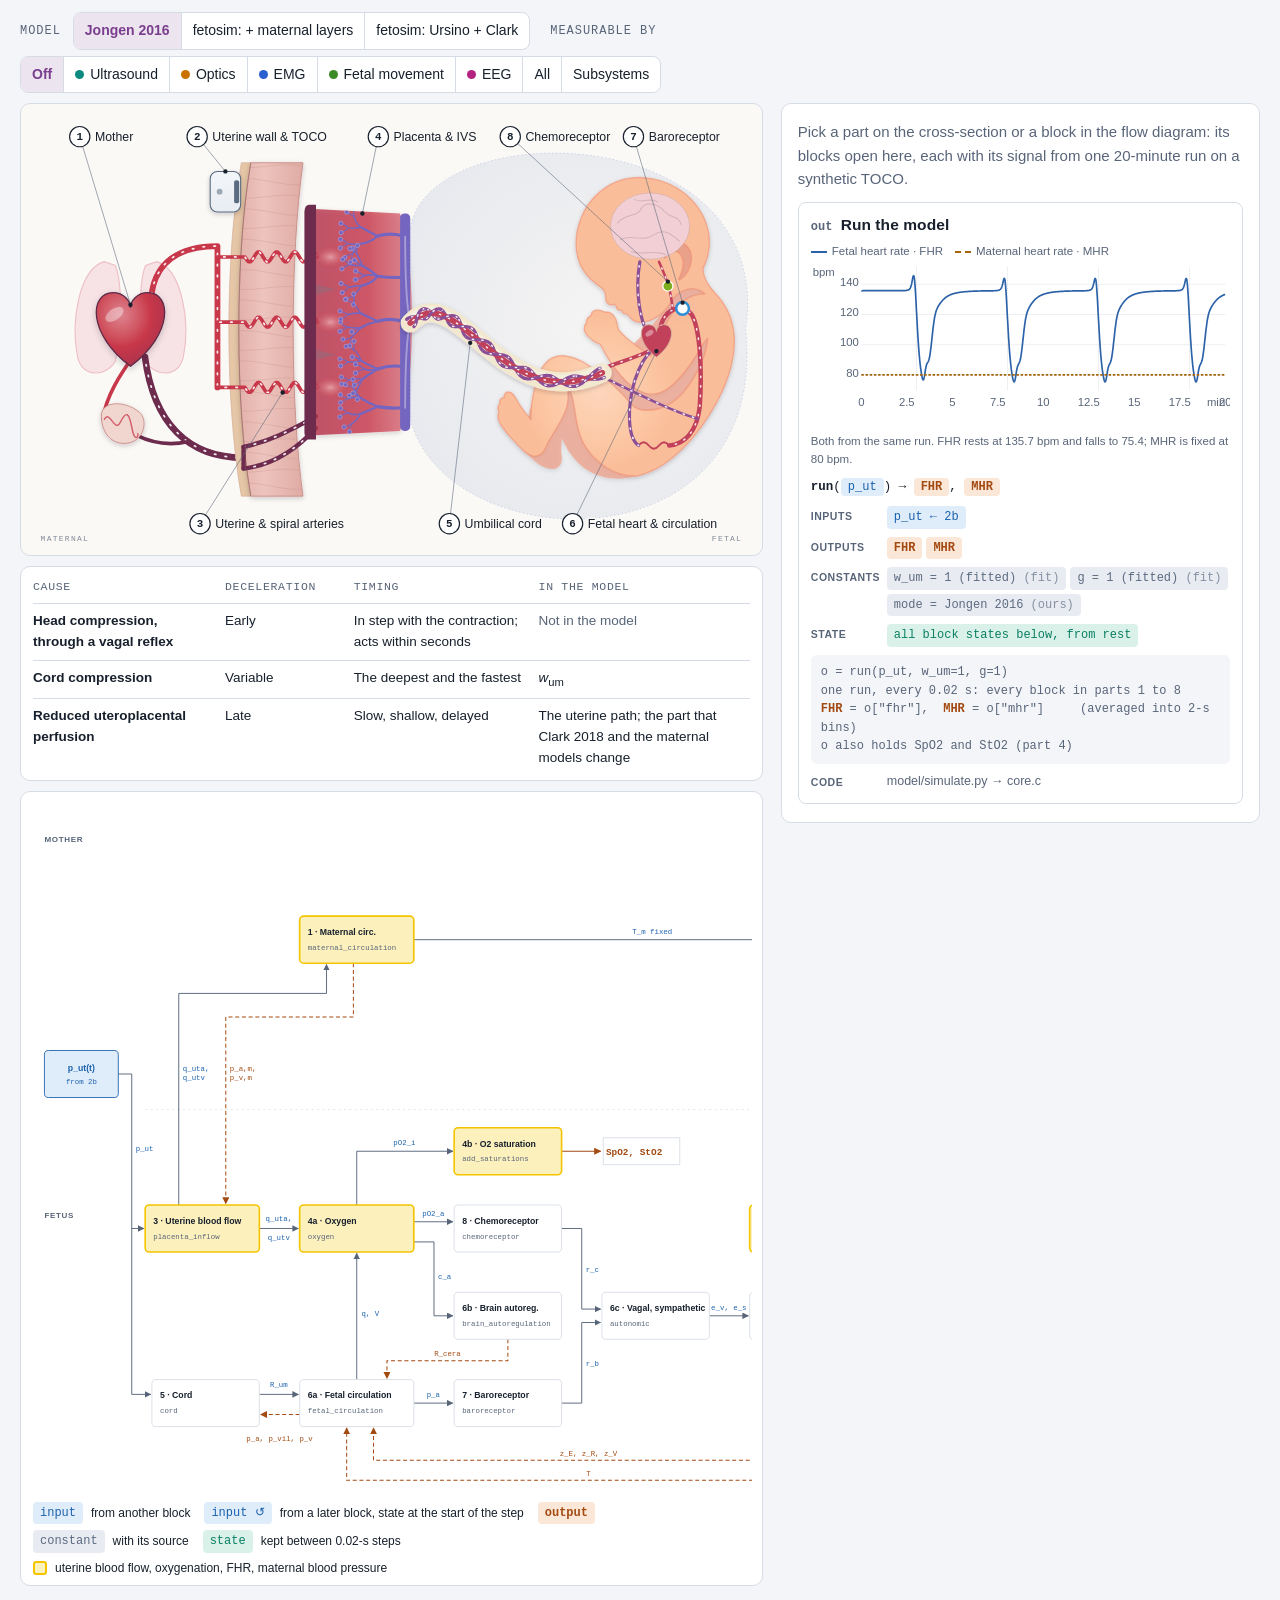
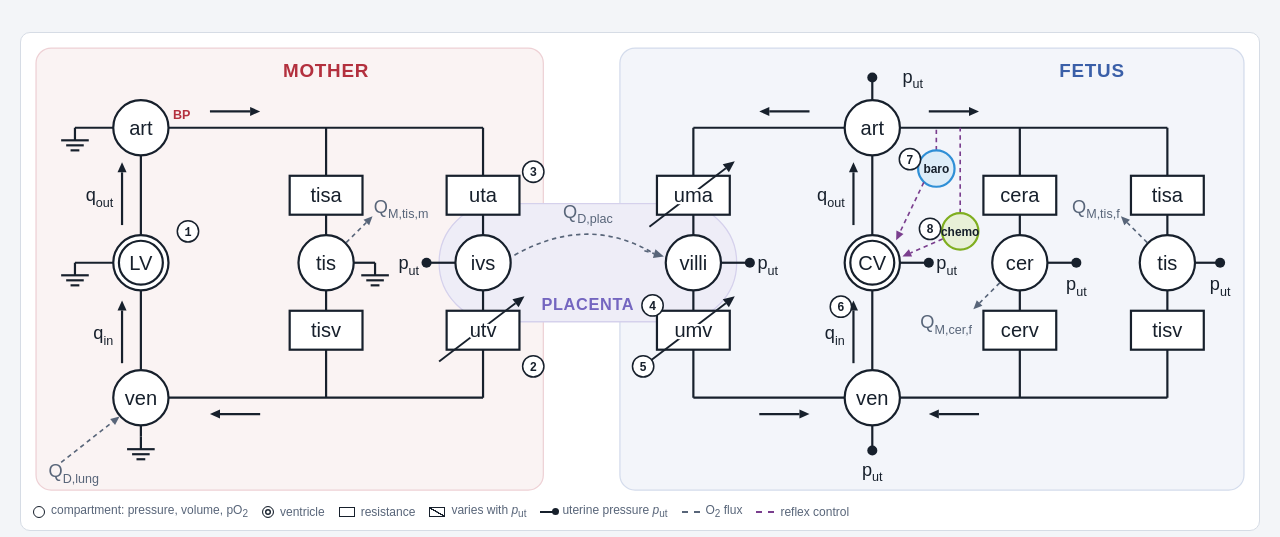
<file: docs/maternal_fetal_model_2d.html>
<!doctype html>
<html lang="en"><head><meta charset="utf-8"><meta name="viewport" content="width=device-width,initial-scale=1">
<title>fetosim</title>
<script>location.replace('./' + location.search + location.hash);</script>
<meta http-equiv="refresh" content="0; url=./">
</head><body><a href="./">Maternal–fetal model (2D)</a></body></html>
</file>
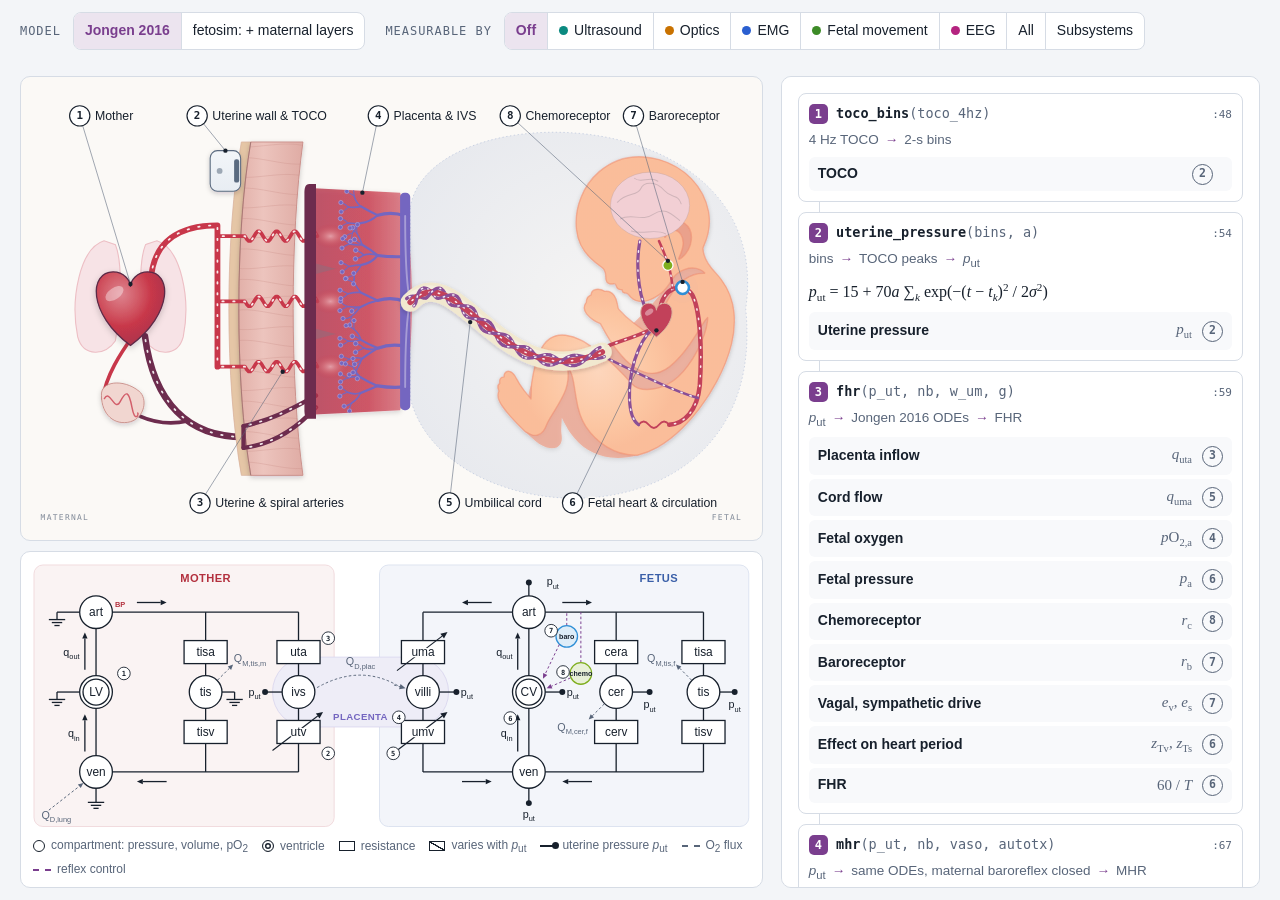
<file: docs/archive/maternal_fetal_model_2d_2026-11-23.html>
<!doctype html>
<html lang="en">
<head>
<meta charset="utf-8">
<meta name="viewport" content="width=device-width, initial-scale=1, viewport-fit=cover">
<title>Maternal–Fetal Cross-Section</title>
<meta name="claude:viewport-fit-sides" content="cover">
<style>
/* Layout: a narrow header, then the explorer (3D stage + contraction trace on the left, part panel on the right,
   stacked on phones), then single-column reading sections: data pipeline, parameter table, feedback. */
:root {
  --bg: #f3f5f8;
  --surface: #ffffff;
  --stage: #e6ebf1;
  --stage2: #fbf9f6;
  --ink: #17202c;
  --muted: #586579;
  --line: #d6dce5;
  --maternal: #b3303e; --thorax: #23838a; --rib: #dddad4; --rib-edge: #959490; --lung1: #f0a088; --lung2: #e68a73; --lung3: #bd4836;
  --fetal: #3a5fa8;
  --accent: #7a3e8e;
  --on-accent: #ffffff;
  --c1: #5c6a80;
  --c2: #a5650c;
  --c3: #0a7f62;
  --c1-bg: #e8ecf2;
  --c2-bg: #f8ecd8;
  --c3-bg: #daf1e9;
  --c4: #2c62a8; --c4-bg: #dfe9f7;
  --paper: #fdf3f2;
  --grid-minor: #f2d6d6;
  --grid-major: #e3aeb0;
  --trace-ghost: #c9b6ba;
  --muscle: #e9b9b1; --muscle-hi: #b5394c; --muscle-edge: #c78a84; --m-art: #c8374a; --m-ven: #6d2c4e; --villus: #7466c0;
  --f-hi: #c2415a; --f-lo: #4a4fa6; --fv-hi: #8a4f96; --fv-lo: #3a3d80; --skin: #f9e4d7; --skin-edge: #d8b09b; --fskin: #fcc6a2; --fshade: #f08a6c; --brain: #f2cfd4;
  --jelly: #f1e8cf; --flowdot: rgba(255, 255, 255, .9); --device: #e8edf3; --device-edge: #5b6b80; --baro: #2f8fd6; --chemo: #7fae1f;
  --font-display: -apple-system, BlinkMacSystemFont, "Helvetica Neue", "PingFang SC", "Segoe UI", Arial, sans-serif;
  --font-body: -apple-system, BlinkMacSystemFont, "Helvetica Neue", "PingFang SC", "Segoe UI", Arial, sans-serif;
  --font-mono: ui-monospace, "SF Mono", Menlo, Consolas, monospace;
  --font-math: "STIX Two Text", "Cambria Math", "Times New Roman", serif;
}
@media (prefers-color-scheme: dark) {
  :root:not([data-theme="light"]) {
    --bg: #0f141b; --surface: #161d27; --stage: #111923; --stage2: #141c27; --ink: #e4e9f0; --muted: #9ba7b8; --line: #2a3442;
    --maternal: #e2606d; --thorax: #5cc3c8; --rib: #8c8882; --rib-edge: #4d4b48; --lung1: #a8604f; --lung2: #95503f; --lung3: #6e2a20; --fetal: #7da3e6; --accent: #c08ad2; --on-accent: #1d1022;
    --c1: #a4b0c3; --c2: #e4a94f; --c3: #3fcaa0; --c1-bg: #222b38; --c2-bg: #352813; --c3-bg: #10322a; --c4: #79a8ea; --c4-bg: #14233a;
    --paper: #1b1719; --grid-minor: #2c2226; --grid-major: #4a3036; --trace-ghost: #5d4f54;
    --muscle: #6f3b47; --muscle-hi: #d0506a; --muscle-edge: #93596a; --m-art: #e0606c; --m-ven: #a3506f; --villus: #9d8fe0;
    --f-hi: #ea6c82; --f-lo: #6a72d6; --fv-hi: #b07ac0; --fv-lo: #5558a8; --skin: #3b302d; --skin-edge: #6e5349; --fskin: #8a5e4c; --fshade: #b46d55; --brain: #573840;
    --jelly: #4d473a; --flowdot: rgba(255, 255, 255, .8); --device: #2a3442; --device-edge: #9aa8bd; --baro: #5cb0f0; --chemo: #a6d24a;
    color-scheme: dark;
  }
}
:root[data-theme="dark"] {
  --bg: #0f141b; --surface: #161d27; --stage: #111923; --stage2: #141c27; --ink: #e4e9f0; --muted: #9ba7b8; --line: #2a3442;
  --maternal: #e2606d; --thorax: #5cc3c8; --rib: #8c8882; --rib-edge: #4d4b48; --lung1: #a8604f; --lung2: #95503f; --lung3: #6e2a20; --fetal: #7da3e6; --accent: #c08ad2; --on-accent: #1d1022;
  --c1: #a4b0c3; --c2: #e4a94f; --c3: #3fcaa0; --c1-bg: #222b38; --c2-bg: #352813; --c3-bg: #10322a; --c4: #79a8ea; --c4-bg: #14233a;
  --paper: #1b1719; --grid-minor: #2c2226; --grid-major: #4a3036; --trace-ghost: #5d4f54;
  --muscle: #6f3b47; --muscle-hi: #d0506a; --muscle-edge: #93596a; --m-art: #e0606c; --m-ven: #a3506f; --villus: #9d8fe0;
  --f-hi: #ea6c82; --f-lo: #6a72d6; --fv-hi: #b07ac0; --fv-lo: #5558a8; --skin: #3b302d; --skin-edge: #6e5349; --fskin: #8a5e4c; --fshade: #b46d55; --brain: #573840;
  --jelly: #4d473a; --flowdot: rgba(255, 255, 255, .8); --device: #2a3442; --device-edge: #9aa8bd; --baro: #5cb0f0; --chemo: #a6d24a;
  color-scheme: dark;
}
* { box-sizing: border-box; }
html, body { overscroll-behavior-y: none; }   /* no pull-to-refresh */
body {
  background: var(--bg); color: var(--ink); font-family: var(--font-body); font-size: 15px; line-height: 1.55;
  padding-left: max(16px, env(safe-area-inset-left, 0px)); padding-right: max(16px, env(safe-area-inset-right, 0px));
  padding-block: 0 48px;
}
.wrap { max-width: 1240px; margin: 0 auto; }
h1, h2, h3 { font-family: var(--font-display); font-weight: 600; text-wrap: balance; margin: 0; letter-spacing: 0.005em; }
h1 { font-size: clamp(30px, 4.6vw, 46px); line-height: 1.05; }
h2 { font-size: 26px; line-height: 1.15; }
h3 { font-size: 18px; line-height: 1.25; }
p { margin: 0; }
a { color: var(--accent); }
.eyebrow { font-family: var(--font-mono); font-size: 12px; letter-spacing: 0.08em; text-transform: uppercase; color: var(--muted); }
.lede { max-width: 68ch; font-size: 17px; color: var(--ink); }
.muted { color: var(--muted); }
.mono { font-family: var(--font-mono); font-variant-numeric: tabular-nums; }
button { font: inherit; color: inherit; }
:focus-visible { outline: 2px solid var(--accent); outline-offset: 2px; }

/* header */
header.top { display: grid; gap: 14px; padding-block: 36px 22px; }
.legend { display: flex; flex-wrap: wrap; gap: 8px 14px; align-items: center; font-size: 14px; }
.nav { display: flex; flex-wrap: wrap; gap: 6px 16px; font-size: 14px; }
.nav a { text-decoration: none; border-bottom: 1px solid var(--line); color: var(--ink); }
.nav a:hover { border-color: var(--accent); }

/* class badges: colour + text */
.cls { display: inline-flex; align-items: center; gap: 6px; font-size: 12px; font-weight: 500; white-space: nowrap;
  padding: 1px 8px 1px 6px; border-radius: 999px; line-height: 1.6; }
.cls::before { content: ""; width: 8px; height: 8px; border-radius: 2px; background: currentColor; }
.cls-1 { color: var(--c1); background: var(--c1-bg); }
.cls-2 { color: var(--c2); background: var(--c2-bg); }
.cls-3 { color: var(--c3); background: var(--c3-bg); }
.cls-4 { color: var(--c4); background: var(--c4-bg); }
.cls-1::before { border-radius: 50%; }
.cls-3::before, .cls-4::before { transform: rotate(45deg); }

section { padding-block: 34px 6px; display: grid; gap: 16px; }
section > header { display: grid; gap: 6px; max-width: 72ch; }

/* explorer */
.explorer { display: grid; grid-template-columns: minmax(0, 1.55fr) minmax(300px, 1fr); gap: 18px; align-items: start; }
.left { display: grid; gap: 10px; min-width: 0; }
.stage { position: relative; height: 540px; border-radius: 10px; overflow: hidden; background:
  radial-gradient(120% 90% at 60% 35%, var(--surface) 0%, var(--stage) 70%); border: 1px solid var(--line); touch-action: none; }
.stage canvas { display: block; width: 100%; height: 100%; }
.stage svg.leaders { position: absolute; inset: 0; width: 100%; height: 100%; pointer-events: none; }
.leaders line { stroke: var(--muted); stroke-width: 1; opacity: .7; }
.tags { position: absolute; inset: 0; pointer-events: none; }
.tag { position: absolute; left: 0; top: 0; pointer-events: auto; transform: translate(-50%, -50%);
  font-size: 12px; font-weight: 500; padding: 2px 8px; border-radius: 6px; border: 1px solid var(--line);
  background: color-mix(in srgb, var(--surface) 88%, transparent); color: var(--ink); cursor: pointer; white-space: nowrap; }
.tag { display: inline-flex; align-items: center; gap: 5px; padding-left: 3px; }
.tag .num { width: 17px; height: 17px; font-size: 10px; border-width: 1.3px; }
.tag:hover, .tag.on { border-color: var(--accent); color: var(--accent); }
.tags.off .tag { display: none; } .leaders.off { display: none; }
.hint { position: absolute; left: 12px; bottom: 10px; font-size: 12px; color: var(--muted); pointer-events: none;
  background: color-mix(in srgb, var(--surface) 75%, transparent); padding: 2px 8px; border-radius: 6px; }
.nogl { position: absolute; inset: 0; display: grid; place-items: center; text-align: center; padding: 24px; color: var(--muted); }

.controls { display: flex; flex-wrap: wrap; gap: 8px; align-items: center; }
.btn { border: 1px solid var(--line); background: var(--surface); border-radius: 8px; padding: 7px 12px; cursor: pointer; font-size: 14px; }
.btn:hover { border-color: var(--accent); }
.btn.primary { background: var(--accent); border-color: var(--accent); color: var(--on-accent); font-weight: 600; }
.seg { display: inline-flex; border: 1px solid var(--line); border-radius: 8px; overflow: hidden; background: var(--surface); }
.seg button { border: 0; background: transparent; padding: 7px 11px; cursor: pointer; font-size: 14px; }
.seg button + button { border-left: 1px solid var(--line); }
.seg button[aria-pressed="true"] { background: color-mix(in srgb, var(--accent) 14%, var(--surface)); color: var(--accent); font-weight: 600; }
.spacer { flex: 1 1 auto; }
.readouts { display: grid; grid-template-columns: repeat(3, minmax(0, 1fr)); gap: 6px; }
@media (min-width: 1180px) { .readouts { grid-template-columns: repeat(6, minmax(0, 1fr)); } }
.clock { font-family: var(--font-mono); font-variant-numeric: tabular-nums; font-size: 13px; color: var(--muted); }
.ro { background: var(--surface); border: 1px solid var(--line); border-radius: 8px; padding: 5px 9px; min-width: 0; }
.ro .k { font-size: 11.5px; color: var(--muted); white-space: nowrap; overflow: hidden; text-overflow: ellipsis; }
.ro .v { font-family: var(--font-mono); font-variant-numeric: tabular-nums; font-size: 15px; }
.ro .v small { font-size: 11px; color: var(--muted); margin-left: 3px; }
.tracebox { background: var(--paper); border: 1px solid var(--line); border-radius: 10px; padding: 8px 8px 4px; }
.tracebox canvas { display: block; width: 100%; height: 236px; cursor: pointer; touch-action: pan-y; }
.tracecap { font-size: 12.5px; color: var(--muted); padding: 2px 4px 4px; }

/* part panel */
.panel { background: var(--surface); border: 1px solid var(--line); border-radius: 10px; padding: 16px 16px 18px;
  display: grid; gap: 14px; align-content: start; position: sticky; top: max(12px, env(safe-area-inset-top, 0px)); max-height: calc(100vh - 24px); overflow: auto; min-width: 0; }
.panel .role { font-size: 15px; }
.panel .during { font-size: 14px; border-left: 3px solid var(--maternal); padding: 2px 0 2px 10px; color: var(--ink); }
.panel .during b { font-weight: 600; }
.panel .during .row { display: block; }
.filter { display: grid; gap: 6px; }
.filter .seg { width: 100%; }
.filter .seg button { flex: 1 1 0; padding: 6px 4px; font-size: 13px; }
.eqs { display: grid; gap: 8px; }
.eq { border: 1px solid var(--line); border-radius: 8px; padding: 8px 10px; display: grid; gap: 4px; background: color-mix(in srgb, var(--bg) 50%, var(--surface)); }
.eq .no { font-family: var(--font-mono); font-size: 12px; color: var(--accent); }
.eq .m { font-family: var(--font-math); font-size: 17px; line-height: 1.45; }
.eq .m i { font-style: italic; }
.eq .m sub, .eq .m sup { font-size: 70%; }
.eq .ml { display: block; }   /* wraps instead of scrolling */
.cases { display: inline-grid; grid-template-columns: auto auto; gap: 2px 1.1em; align-items: center; vertical-align: middle; margin-left: .2em; padding-left: .45em; border-left: 1.6px solid currentColor; border-radius: 9px 0 0 9px; }
.cases > span:nth-child(even) { font-size: 92%; }
.fr { display: inline-flex; flex-direction: column; vertical-align: middle; text-align: center; margin: 0 .12em; font-size: 88%; line-height: 1.2; }
.fr > span:first-child { border-bottom: 1px solid currentColor; padding: 0 .2em .05em; }
.fr > span:last-child { padding: .05em .2em 0; }
.eq .why { font-size: 13px; color: var(--muted); }
.plist { display: grid; gap: 0; }
.pdet { border-top: 1px solid var(--line); padding-top: 8px; }
.pdet > summary { cursor: pointer; font-weight: 600; font-size: 14px; padding: 4px 0; }
.pdet[open] > summary { margin-bottom: 8px; }
.psub { font-size: 11px; font-weight: 600; letter-spacing: .06em; text-transform: uppercase; color: var(--maternal); padding: 14px 0 4px; }
.prow { display: grid; grid-template-columns: minmax(0, 1fr) auto; gap: 2px 10px; padding: 8px 0; border-top: 1px solid var(--line); }
.prow .sym { font-family: var(--font-math); font-style: italic; font-size: 16px; }
.prow .val { font-family: var(--font-mono); font-size: 13px; text-align: right; white-space: nowrap; }
.prow .mean { grid-column: 1 / -1; font-size: 13.5px; }
.prow .pf { grid-column: 1 / -1; font-family: var(--font-math); font-size: 16px; line-height: 1.45; padding-top: 2px; }
.prow .pf sub, .prow .pf sup { font-size: 70%; }
.prow .codeat, .eq .codeat { margin-left: auto; font-family: var(--font-mono); font-size: 11px; color: var(--muted); text-decoration: none; }
.prow .codeat { margin-left: 8px; }
.codeat:hover { color: var(--accent); text-decoration: underline; }
.eq .eqh { display: flex; flex-wrap: wrap; gap: 2px 10px; align-items: baseline; }
.psym { font: inherit; color: inherit; background: none; border: 0; padding: 0; cursor: pointer; border-bottom: 1px dotted var(--accent); }
.psym:hover { color: var(--accent); }
.prow .meta { grid-column: 1 / -1; display: flex; flex-wrap: wrap; gap: 6px; align-items: center; font-size: 12px; color: var(--muted); }
:root { --io-in: #1b62ad; --io-in-bg: #dfecfa; --io-out: #a34a12; --io-out-bg: #fbe7d8; }
@media (prefers-color-scheme: dark) { :root:not([data-theme="light"]) { --io-in: #8fc0f5; --io-in-bg: #1d3552; --io-out: #f2b184; --io-out-bg: #4a2c17; } }
.io-in, .io-out { border-radius: 4px; padding: 0 3px; }
.io-in { color: var(--io-in); background: var(--io-in-bg); }
.io-out { color: var(--io-out); background: var(--io-out-bg); }
.io-given { color: var(--muted); }
.iob { display: grid; gap: 10px; }
.iog { display: grid; gap: 4px; }
.iol { justify-self: start; font-family: var(--font-mono); font-size: 11.5px; font-weight: 600; letter-spacing: 0.08em; text-transform: uppercase; padding: 1px 6px; }
.ior { display: grid; grid-template-columns: 78px minmax(0, 1fr); gap: 8px; align-items: baseline; }
.ior .m { font-family: var(--font-math); font-size: 16px; white-space: nowrap; }
.ior .m sub { font-size: 70%; }
.iof { display: flex; flex-wrap: wrap; gap: 4px 6px; align-items: center; font-size: 13.5px; color: var(--muted); }
.iof .ar { color: var(--muted); }
.iof button { display: inline-flex; gap: 5px; align-items: center; border: 1px solid var(--line); background: var(--surface); border-radius: 999px; padding: 2px 9px 2px 3px; cursor: pointer; font-size: 13px; color: var(--ink); }
.iof button:hover { border-color: var(--accent); }
.iof .num { width: 18px; height: 18px; font-size: 10.5px; }
.tf { display: grid; gap: 10px; }
.tfs { border: 1px solid var(--line); border-radius: 8px; padding: 9px 10px 10px; display: grid; gap: 6px; min-width: 0; position: relative; }
.tfs + .tfs::before { content: ""; position: absolute; left: 20px; top: -11px; height: 10px; border-left: 1.5px solid var(--line); }
.tfs .sh { display: flex; gap: 8px; align-items: baseline; min-width: 0; }
.tfs .sn { font-family: var(--font-mono); font-size: 12px; font-weight: 600; color: var(--on-accent); background: var(--accent); border-radius: 5px; padding: 1px 6px; flex: none; }
.tfs .fn { font-family: var(--font-mono); font-size: 13.5px; color: var(--muted); overflow-wrap: anywhere; min-width: 0; }
.tfs .fn b { color: var(--ink); font-weight: 600; }
.tfs .codeat { margin-left: auto; font-family: var(--font-mono); font-size: 11px; color: var(--muted); text-decoration: none; flex: none; }
.tfs .io { font-size: 13.5px; color: var(--muted); }
.tfs .io .ar { margin: 0 6px; color: var(--accent); }
.tfs .sm .m { font-family: var(--font-math); font-size: 16px; }
.tfs .sm sub, .tfs .sm sup, .sigs .m sub { font-size: 70%; }
.sigs { display: grid; gap: 4px; }
.sigs button { display: grid; grid-template-columns: minmax(0, 1fr) auto auto; gap: 10px; align-items: center; text-align: left; border: 1px solid transparent;
  background: color-mix(in srgb, var(--bg) 60%, var(--surface)); border-radius: 6px; padding: 5px 8px; cursor: pointer; font-size: 14px; color: var(--ink); }
.sigs button:hover { border-color: var(--accent); }
.sigs .sg { font-weight: 600; }
.sigs .m { font-family: var(--font-math); font-size: 15px; color: var(--muted); white-space: nowrap; }
.sigs .num { color: var(--muted); }
.partlist { display: grid; gap: 6px; }
.partlist button { text-align: left; border: 1px solid var(--line); background: var(--surface); border-radius: 8px; padding: 8px 10px; cursor: pointer;
  display: grid; grid-template-columns: minmax(0, 1fr) auto; gap: 2px 8px; }
.partlist button:hover { border-color: var(--accent); }
.partlist .pt { font-weight: 600; }
.partlist .ps { grid-column: 1 / -1; font-size: 13px; color: var(--muted); }
.back { justify-self: start; font-size: 13px; }
.only-phone { display: none; }

/* pipeline */
.pipe { display: grid; grid-template-columns: repeat(2, minmax(0, 1fr)); gap: 12px; counter-reset: step; }
.pipe .step:last-child { grid-column: 1 / -1; }
@media (min-width: 1180px) { .pipe { grid-template-columns: repeat(5, minmax(0, 1fr)); } .pipe .step:last-child { grid-column: auto; } }
@media (max-width: 600px) { .pipe { grid-template-columns: minmax(0, 1fr); } }
.step { background: var(--surface); border: 1px solid var(--line); border-radius: 10px; padding: 12px 14px 14px; display: grid; gap: 8px; align-content: start; min-width: 0; }
.step h3 { font-size: 16px; display: flex; gap: 8px; align-items: baseline; }
.step h3::before { counter-increment: step; content: counter(step); font-family: var(--font-mono); font-size: 12px; color: var(--accent);
  border: 1px solid var(--accent); border-radius: 50%; width: 20px; height: 20px; display: inline-grid; place-items: center; flex: none; }
.step p, .step li { font-size: 13.5px; }
.step ul { margin: 0; padding-left: 18px; display: grid; gap: 2px; }
.step svg { width: 100%; height: auto; max-height: 120px; display: block; background: var(--paper); border-radius: 6px; }
.step .m { font-family: var(--font-math); font-size: 15.5px; }
.illus { font-size: 12px; color: var(--muted); }
.windowbar { display: grid; grid-template-columns: 20fr 2fr 10fr; height: 22px; border-radius: 5px; overflow: hidden; font-size: 11px; font-family: var(--font-mono); }
.windowbar div { display: grid; place-items: center; color: var(--ink); white-space: nowrap; overflow: hidden; }
.windowbar .tr { background: var(--c3-bg); } .windowbar .gp { background: var(--line); } .windowbar .te { background: var(--c1-bg); }

/* table */
.tabtools { display: flex; flex-wrap: wrap; gap: 8px; align-items: center; }
.tabtools input[type="search"], .tabtools select { font: inherit; font-size: 14px; padding: 7px 10px; border: 1px solid var(--line); border-radius: 8px; background: var(--surface); color: var(--ink); }
.tabtools input[type="search"] { flex: 1 1 220px; min-width: 0; }
.tablewrap { overflow-x: auto; border: 1px solid var(--line); border-radius: 10px; background: var(--surface); }
table { border-collapse: collapse; width: 100%; font-size: 13.5px; }
th, td { padding: 7px 10px; text-align: left; vertical-align: top; border-bottom: 1px solid var(--line); }
th { font-weight: 600; font-size: 12.5px; color: var(--muted); background: color-mix(in srgb, var(--bg) 60%, var(--surface)); position: sticky; top: 0; white-space: nowrap; }
tbody tr:nth-child(even) td { background: color-mix(in srgb, var(--bg) 35%, var(--surface)); }
td.sym { font-family: var(--font-math); font-style: italic; font-size: 15px; white-space: nowrap; }
td.code, td.val { font-family: var(--font-mono); font-size: 12.5px; white-space: nowrap; }
td.mean { min-width: 260px; }
td.note { min-width: 200px; color: var(--muted); font-size: 12.5px; }

/* feedback */
ol.fb { margin: 0; padding-left: 22px; display: grid; gap: 12px; max-width: 78ch; }
ol.fb li::marker { font-family: var(--font-mono); color: var(--accent); }
ol.fb b { font-weight: 600; }
.gaps { display: grid; gap: 8px; max-width: 78ch; }
.gaps ul { margin: 0; padding-left: 20px; display: grid; gap: 6px; }
footer { padding-block: 34px 0; font-size: 13px; color: var(--muted); display: grid; gap: 6px; max-width: 90ch; }
footer code, .gaps code { font-family: var(--font-mono); font-size: 12px; }

@media (max-width: 900px) {
  .explorer { grid-template-columns: minmax(0, 1fr); }
  .panel { position: static; max-height: none; }
  .stage { height: min(64vh, 470px); }
  .only-phone { display: inline-block; }
}
@media (max-width: 480px) {
  body { font-size: 14.5px; }
  .tag { font-size: 11px; padding: 1px 6px; }
  .tracebox canvas { height: 222px; }
  .btn, .seg button { padding: 7px 9px; }
}
@media (prefers-reduced-motion: reduce) { * { scroll-behavior: auto !important; } }

/* shared numbering */
.num { display: inline-grid; place-items: center; width: 21px; height: 21px; border-radius: 50%; border: 1.5px solid currentColor;
  font-family: var(--font-mono); font-size: 11.5px; font-weight: 600; flex: none; line-height: 1; font-style: normal; }
.ptitle { display: flex; gap: 9px; align-items: center; }
.ptitle .num { width: 25px; height: 25px; font-size: 13px; }
.partlist .pt { display: flex; gap: 8px; align-items: center; }
td.partc { white-space: nowrap; }
td.partc .num { width: 19px; height: 19px; font-size: 10.5px; margin-right: 6px; vertical-align: -4px; display: inline-grid; }

/* parameter annotations and tips (both pages) */
.annlayer { position: absolute; inset: 0; pointer-events: none; }
.annlines { position: absolute; inset: 0; width: 100%; height: 100%; pointer-events: none; overflow: visible; }
.annlines .lc { fill: none; stroke: var(--stage2, var(--stage)); stroke-width: 4.5; stroke-linecap: round; opacity: .9; }
.annlines .ll { fill: none; stroke: var(--ink); stroke-width: 1.2; stroke-linecap: round; opacity: .5; transition: stroke .15s, opacity .15s; }
.annlines .ap { fill: var(--accent); opacity: 0; transition: opacity .15s; }
.annlines .ar { fill: var(--surface); stroke: var(--ink); stroke-width: 1.5; stroke-opacity: .7; transition: stroke .15s; }
.annlines .ad { fill: var(--ink); transition: fill .15s; }
.annlines .lead.hi .ll, .annlines .lead.sel .ll { stroke: var(--accent); opacity: 1; stroke-width: 1.8; }
.annlines .lead.hi .ar, .annlines .lead.sel .ar { stroke: var(--accent); stroke-opacity: 1; stroke-width: 2; }
.annlines .lead.hi .ad, .annlines .lead.sel .ad { fill: var(--accent); }
.annlines .lead.hi .ap, .annlines .lead.sel .ap { opacity: .18; }
.ann { position: absolute; left: 0; top: 0; pointer-events: auto; font: inherit; font-size: 12px; line-height: 1.3; text-align: left;
  padding: 2px 7px 2px 6px; border-radius: 5px; border: 1px solid var(--line); border-left: 3px solid var(--c1);
  background: var(--surface); color: var(--ink); cursor: pointer; max-width: var(--annw, 220px); }
.ann.on { border-color: var(--accent); box-shadow: 0 0 0 2px color-mix(in srgb, var(--accent) 30%, transparent); }
.prow.hit { background: color-mix(in srgb, var(--accent) 10%, transparent); box-shadow: inset 3px 0 0 var(--accent); padding-left: 8px; border-radius: 4px; }
.ann.c2 { border-left-color: var(--c2); }
.ann.v { border-left-color: var(--muted); } .annrows.vrow { display: flex; flex-wrap: wrap; gap: 3px; } .vd { color: var(--muted); font-size: 11px; }
.borrow { display: grid; gap: 4px; margin: 0 0 10px; }
.trail { font-size: 13px; color: var(--muted); margin: 0 0 6px; }
.trail button { font: inherit; background: none; border: 0; padding: 0; color: var(--accent); cursor: pointer; }
.trail button[aria-current] { color: var(--ink); cursor: default; }
.borrow .from { font-size: 11px; color: var(--muted); }
.eq.hit { border-color: var(--accent); box-shadow: 0 0 0 2px color-mix(in srgb, var(--accent) 25%, transparent); }
.ann.c3 { border-left-color: var(--c3); background: color-mix(in srgb, var(--c3-bg) 55%, var(--surface)); }
.ann.c4 { border-left-color: var(--c4); background: color-mix(in srgb, var(--c4-bg) 55%, var(--surface)); }
.ann:hover, .ann:focus-visible { border-color: var(--accent); }
.ann.grp { border-left-color: var(--accent); cursor: pointer; font-weight: 500; }
.ann.grp .gn { font-family: var(--font-mono); font-size: 11px; color: var(--muted); margin-left: 4px; }
.ann.grp.open { background: color-mix(in srgb, var(--accent) 12%, var(--surface)); }
.annbox { position: absolute; left: 0; top: 0; display: grid; gap: 3px; justify-items: start; max-width: var(--annw, 210px); pointer-events: none; }
.annrows { display: grid; gap: 3px; justify-items: start; }
.annbox .ann { position: static; box-shadow: 0 1px 3px rgba(0, 0, 0, .08); }
.annbox.hi .ann { border-color: var(--accent); box-shadow: 0 0 0 2px color-mix(in srgb, var(--accent) 30%, transparent); } .annbox.hi .annh { color: var(--accent); }

.annh { font-size: 11px; font-weight: 600; letter-spacing: .02em; color: var(--muted); padding: 0 2px; line-height: 1.2;
  text-shadow: 0 0 3px var(--stage2, var(--stage)), 0 0 3px var(--stage2, var(--stage)); }
.as { font-family: var(--font-math); font-style: italic; font-size: 13.5px; }
.as .an { font-family: var(--font-body); font-style: normal; font-size: 12px; }
.av { font-family: var(--font-mono); font-size: 11.5px; font-variant-numeric: tabular-nums; }
.au { color: var(--muted); font-size: 11px; }
.dots3 { display: inline-flex; gap: 3px; margin-left: 5px; vertical-align: 1px; }
.dots3 i, .ann .d1, .ann .d2, .ann .d3, .ann .d4 { display: inline-block; width: 7px; height: 7px; border-radius: 50%; }
.d1 { background: var(--c1); } .d2 { background: var(--c2); } .d3 { background: var(--c3); } .d4 { background: var(--c4); }
.tip { position: absolute; left: 0; top: 0; z-index: 6; max-width: 290px; background: var(--surface); border: 1px solid var(--line);
  border-radius: 8px; box-shadow: 0 6px 22px rgba(0, 0, 0, .18); padding: 8px 10px; font-size: 12.5px; line-height: 1.4;
  display: grid; gap: 3px; pointer-events: none; }
.tip-h { display: flex; gap: 8px; align-items: center; flex-wrap: wrap; }
.tip-v { font-family: var(--font-mono); font-size: 12px; }
.tip-n { color: var(--muted); font-style: italic; }
.tip-e { color: var(--muted); font-family: var(--font-mono); font-size: 11px; }
.tip-row { border-left: 3px solid var(--c1); padding-left: 6px; } .tip-row.c2 { border-left-color: var(--c2); } .tip-row.c3 { border-left-color: var(--c3); } .tip-row.c4 { border-left-color: var(--c4); }

/* 3D page: while a part is selected, only its own tag stays */
.tags.zoomed .tag { display: none; }
.leaders.zoomed { display: none; }

/* Layout (2D page): header, then the numbered cross-section + circuit beside the shared part panel. */
.toplink { padding-block: 18px 0; font-size: 14px; }
#explore { padding-block: 12px 6px; }
.chips { display: flex; flex-wrap: wrap; gap: 6px; }
.chip { display: inline-flex; align-items: center; gap: 7px; border: 1px solid var(--line); border-radius: 999px; padding: 2px 11px 2px 3px; font-size: 13px; background: var(--surface); cursor: pointer; color: var(--ink); }
.chip:hover, .chip.on { border-color: var(--accent); color: var(--accent); }
.diagram { border-radius: 10px; border: 1px solid var(--line); background: var(--stage2, var(--stage)); padding: 8px; display: grid; gap: 8px; }
.diagram svg { display: block; width: 100%; height: auto; }
.stagebox { position: relative; }
.zoombar { display: flex; flex-wrap: wrap; gap: 6px 12px; align-items: center; padding: 2px 2px 0; }
.zoombar h3 { font-size: 17px; }
.zoombar .live { font-family: var(--font-mono); font-size: 12px; color: var(--muted); font-variant-numeric: tabular-nums; }
.zoombar .live b { color: var(--ink); font-weight: 500; }
#dia.zoom .part:not(.zsel) { opacity: .12; pointer-events: none; }
#dia.zoom #callouts { display: none; }
#dia.zoom .part.zsel { filter: none; }
.diagram.zoomed .key { display: none !important; }
.amark { position: absolute; left: 0; top: 0; width: 20px; height: 20px; margin: -10px 0 0 -10px; border-radius: 4px; display: grid; place-items: center;
  font-family: var(--font-mono); font-size: 11px; font-weight: 600; background: var(--ink); color: var(--surface); pointer-events: auto; cursor: pointer; border: 0; padding: 0; }
.annlist { display: grid; gap: 10px; padding: 2px 2px 6px; }
.ag { display: grid; gap: 4px; }
.agh { display: flex; gap: 8px; align-items: center; font-weight: 600; font-size: 13.5px; }
.agh .amk { width: 20px; height: 20px; border-radius: 4px; display: inline-grid; place-items: center; font-family: var(--font-mono); font-size: 11px; background: var(--ink); color: var(--surface); flex: none; }
.arow { border-left: 3px solid var(--c1); padding: 2px 0 2px 8px; font-size: 13px; display: grid; gap: 1px; }
.arow.c2 { border-left-color: var(--c2); } .arow.c3 { border-left-color: var(--c3); } .arow.c4 { border-left-color: var(--c4); }
.arow .am { color: var(--muted); font-size: 12px; }
.key { display: none; flex-wrap: wrap; gap: 6px; padding: 0 2px 4px; }
.diagram.portrait .key { display: flex; }
#dia .part { cursor: pointer; transition: opacity .25s; }
#dia.focus .part:not(.on), #dia.focus .callout:not(.on) { opacity: .25; }
#dia .part.sel, #dia .part:hover { filter: drop-shadow(0 0 4px var(--accent)); }
.zone-m { fill: color-mix(in srgb, var(--maternal) 5%, transparent); }
.amnion { fill: url(#gAmnion); stroke: color-mix(in srgb, var(--fetal) 28%, transparent); stroke-width: 1.2; stroke-dasharray: 1 5; stroke-linecap: round; }
.zone-t { font-family: var(--font-mono); font-size: 11px; letter-spacing: .16em; fill: var(--muted); opacity: .75; }
.shadow { filter: url(#fShadow); }
.muscle { fill: url(#gMuscle); stroke: var(--muscle-edge); stroke-width: 1.2; }
.muscle-on { fill: var(--muscle-hi); opacity: calc(var(--c, 0) * .7); pointer-events: none; }
.fibre { stroke: var(--muscle-edge); stroke-width: 1; fill: none; opacity: .42; }
.serosa { fill: none; stroke: color-mix(in srgb, var(--muscle-edge) 70%, var(--ink)); stroke-width: 1.4; opacity: .6; }
.fat { fill: color-mix(in srgb, var(--c2) 24%, var(--skin)); stroke: var(--skin-edge); stroke-width: 1; }
.lung { fill: color-mix(in srgb, var(--m-art) 14%, var(--surface)); stroke: color-mix(in srgb, var(--m-art) 32%, var(--surface)); stroke-width: 1.2; }
.mart { stroke: var(--m-art); fill: none; stroke-linecap: round; stroke-linejoin: round; }
.mven { stroke: var(--m-ven); fill: none; stroke-linecap: round; stroke-linejoin: round; }
.mheart { fill: url(#gMHeart); stroke: color-mix(in srgb, var(--m-ven) 80%, var(--ink)); stroke-width: 1.4; }
.sheen { fill: #fff; opacity: .38; pointer-events: none; }
.ivs { fill: url(#gIVS); }
.septum { fill: color-mix(in srgb, var(--m-ven) 60%, var(--muscle)); opacity: .8; }
.jet { fill: url(#gJet); pointer-events: none; }
.basal { fill: var(--m-ven); }
.chorion, .villus-tip { fill: var(--villus); }
.chorion-v { fill: none; stroke: color-mix(in srgb, var(--villus) 55%, #fff); stroke-linecap: round; opacity: .8; }
.villus { stroke: var(--villus); fill: none; stroke-linecap: round; }
.villus-tip { stroke: color-mix(in srgb, var(--villus) 55%, #fff); stroke-width: .8; }
.mtis { fill: color-mix(in srgb, var(--muscle) 55%, var(--stage2, var(--surface))); stroke: var(--muscle-edge); stroke-width: 1.2; }
.mcap { fill: none; stroke: var(--m-art); stroke-width: 2; stroke-linecap: round; opacity: .75; }
.fetus { fill: url(#gSkin); stroke: var(--fshade); stroke-opacity: .55; stroke-width: 1.4; stroke-linejoin: round; vector-effect: non-scaling-stroke; }
.fshade { fill: var(--fshade); opacity: .55; }
.fear { fill: var(--fshade); opacity: .7; }
.brain { fill: url(#gBrain); stroke: color-mix(in srgb, var(--brain) 70%, var(--ink)); stroke-width: 1; stroke-opacity: .5; }
.gyri { fill: none; stroke: color-mix(in srgb, var(--brain) 55%, var(--ink)); stroke-width: 1.3; opacity: .35; stroke-linecap: round; }
.sheath-hi { stroke: #fff; opacity: .28; fill: none; stroke-linecap: round; pointer-events: none; }
.toco-dot { fill: var(--device-edge); opacity: .55; }
.chemo-dot { stroke: var(--surface); stroke-width: 2; }
.fart { stroke: color-mix(in srgb, var(--f-hi) calc(var(--k, 1) * 100%), var(--f-lo)); fill: none; stroke-linecap: round; stroke-linejoin: round; }
.fven { stroke: color-mix(in srgb, var(--fv-hi) calc(var(--k, 1) * 100%), var(--fv-lo)); fill: none; stroke-linecap: round; stroke-linejoin: round; }
.fheart { fill: color-mix(in srgb, var(--f-hi) calc(var(--k, 1) * 100%), var(--f-lo)); stroke: var(--skin-edge); stroke-width: 1.5; }
.skin { fill: var(--skin); stroke: var(--skin-edge); stroke-width: 1.5; }
.brain { fill: var(--brain); }
.sheath { stroke: var(--jelly); fill: none; stroke-linecap: round; }
.flow { stroke: var(--flowdot); fill: none; stroke-dasharray: 2 13; stroke-linecap: round; stroke-width: 2.4; pointer-events: none; }
.toco { fill: url(#gDevice); stroke: var(--device-edge); stroke-width: 1.5; }
.toco-face { fill: color-mix(in srgb, var(--accent) calc(var(--c, 0) * 100%), var(--device-edge)); }
.halo { opacity: 0; }
.baro-c { fill: var(--baro); } .chemo-c { fill: var(--chemo); }
.ring { fill: var(--surface); stroke: var(--baro); stroke-width: 4; }
/* fetosim maternal layers in the cross-section (model tab) */
.diagram:not(.ext) .mext { display: none; }
.diagram.ext .lung { display: none; }   /* the rib cage brings its own lungs */
.ribcage .rb { fill: var(--rib); stroke: var(--rib-edge); stroke-width: 3.6; stroke-linejoin: round; }
.ribcage .l1 { fill: var(--lung1); } .ribcage .l2 { fill: var(--lung2); } .ribcage .l3 { fill: var(--lung3); }
.mring { stroke-width: 3; }
.mctl { fill: none; stroke: var(--accent); stroke-width: 1.8; stroke-dasharray: 5 4; marker-end: url(#mArrA); }
.msq { fill: none; stroke: var(--m-ven); stroke-width: 3; stroke-linecap: round; marker-end: url(#mArrV); }
.msqg { opacity: calc(.4 + var(--c, 0) * .6); }   /* stronger as the contraction rises */
.mext-t text { font-family: var(--font-body); font-size: 13px; font-weight: 600; paint-order: stroke; stroke: var(--stage2, var(--stage)); stroke-width: 3px; stroke-linejoin: round; }
.mext-t .ms { font-size: 9.5px; } .mext-t .mi { font-style: italic; }
.mt-thx { fill: var(--thorax); } .mt-baro { fill: var(--baro); } .mt-ctl { fill: var(--accent); } .mt-sq { fill: var(--m-ven); }
.clamp { fill: var(--c2); stroke: color-mix(in srgb, var(--c2) 70%, var(--ink)); stroke-width: 1; opacity: 0; }
.callout { cursor: pointer; }
.callout line { stroke: var(--muted); stroke-width: 1.1; opacity: .7; }
.callout text:not(.n) { paint-order: stroke; stroke: var(--stage2, var(--stage)); stroke-width: 4px; stroke-linejoin: round; }
.callout .adot { fill: var(--ink); }
.callout circle.b { fill: var(--surface); stroke: var(--ink); stroke-width: 1.6; }
.callout text { fill: var(--ink); font-family: var(--font-body); font-weight: 500; }
.callout text.n { font-family: var(--font-mono); font-weight: 600; text-anchor: middle; dominant-baseline: central; }
.callout.on circle.b { fill: var(--accent); stroke: var(--accent); }
.callout.on text.n { fill: var(--on-accent); }
/* hover: the part under the pointer lights up in both the cross-section and the circuit */
#dia .part.hov, #circ .part.hov { filter: drop-shadow(0 0 5px color-mix(in srgb, var(--accent) 75%, transparent)); }
#dia.hovering .part:not(.hov), #dia.hovering .callout:not(.hov), #circ.hovering .part:not(.hov) { opacity: .22; }   /* the rest fades */
#dia.hovering .part.hov, #dia.hovering .callout.hov, #circ.hovering .part.hov { opacity: 1; }
#circ .part.hov .nd, #circ .part.hov .bx, #circ .part.hov .rcp { stroke: var(--accent); }
.callout.hov circle.b { fill: var(--accent); } .callout.hov text.n { fill: var(--on-accent); }
.callout.hov circle.b { stroke: var(--accent); stroke-width: 2.4; } .callout.hov text:not(.n) { fill: var(--accent); }
.callout.hov line { stroke: var(--accent); opacity: 1; }
[hidden] { display: none !important; }
body { margin: 0; }

/* circuit under the cross-section */
.circuit { border-radius: 10px; border: 1px solid var(--line); background: var(--surface); padding: 10px 10px 8px; display: grid; gap: 6px; }
.circ-h { display: flex; flex-wrap: wrap; gap: 4px 12px; align-items: baseline; padding: 0 2px; }
.circ-h h3 { font-size: 17px; } .circ-h .muted { font-size: 13px; }
.circ-scroll { overflow-x: auto; }
#circ { display: block; width: 100%; min-width: 640px; height: auto; }
#circ text { font-family: var(--font-body); fill: var(--ink); }
#circ .nm { font-size: 32px; } #circ .lb { font-size: 29px; } #circ .sb { font-size: 20px; }
#circ .rt { font-size: 30px; font-weight: 600; letter-spacing: .04em; }
#circ .rt-m { fill: var(--maternal); } #circ .rt-f { fill: var(--fetal); } #circ .rt-p { fill: var(--villus); font-size: 26px; }
#circ .rg { stroke-width: 2; }
#circ .rg-m { fill: color-mix(in srgb, var(--maternal) 6%, var(--surface)); stroke: color-mix(in srgb, var(--maternal) 22%, var(--surface)); }
#circ .rg-f { fill: color-mix(in srgb, var(--fetal) 6%, var(--surface)); stroke: color-mix(in srgb, var(--fetal) 22%, var(--surface)); }
#circ .rg-p { fill: color-mix(in srgb, var(--villus) 12%, var(--surface)); stroke: color-mix(in srgb, var(--villus) 30%, var(--surface)); }
#circ .w, #circ .var { stroke: var(--ink); stroke-width: 3.5; fill: none; } #circ .var { stroke-width: 3; }
#circ .w-h, #circ .var-h { fill: var(--ink); }
#circ .nd, #circ .bx { fill: var(--surface); stroke: var(--ink); stroke-width: 3.5; } #circ .nd2 { fill: none; stroke: var(--ink); stroke-width: 3.5; }
#circ .putd { fill: var(--ink); }
#circ .o2 { stroke: var(--muted); stroke-width: 2.6; stroke-dasharray: 7 6; fill: none; } #circ .o2-h { fill: var(--muted); } #circ .o2t { fill: var(--muted); }
#circ .thalo { paint-order: stroke; stroke: var(--surface); stroke-width: 7px; stroke-linejoin: round; }
#circ .ctl { stroke: var(--accent); stroke-width: 2.6; stroke-dasharray: 7 6; fill: none; } #circ .ctl-h { fill: var(--accent); }
#circ .rcp { stroke-width: 3.5; } #circ .rb { fill: color-mix(in srgb, var(--baro) 16%, var(--surface)); stroke: var(--baro); }
#circ .rc { fill: color-mix(in srgb, var(--chemo) 18%, var(--surface)); stroke: var(--chemo); } #circ .rn { font-size: 19px; font-weight: 600; }
#circ .cb circle { fill: var(--surface); stroke: var(--ink); stroke-width: 2.4; } #circ .cb text { font-family: var(--font-mono); font-size: 19px; font-weight: 600; }
#circ .rg-t { fill: color-mix(in srgb, var(--thorax) 12%, var(--surface)); stroke: color-mix(in srgb, var(--thorax) 30%, var(--surface)); }   /* as .rg-p */
#circ .rt-t { fill: var(--thorax); font-size: 26px; }
#circ .thl { stroke: var(--thorax); stroke-width: 3.5; } #circ .thl-h, #circ .thxt { fill: var(--thorax); }
#circ .src { fill: var(--surface); stroke: var(--thorax); stroke-width: 3.5; } #circ .srcw { fill: none; stroke: var(--thorax); stroke-width: 3; }
#circ .dio { fill: var(--thorax); } #circ .dio-b { stroke: var(--thorax); stroke-width: 4.5; }
#circ .blk { stroke-width: 3; } #circ .blk.a { fill: color-mix(in srgb, var(--baro) 12%, var(--surface)); stroke: var(--baro); }
#circ .blk.c { fill: color-mix(in srgb, var(--accent) 9%, var(--surface)); stroke: var(--accent); }
#circ .bt { font-size: 26px; font-weight: 600; } #circ .bs { font-size: 19px; fill: var(--muted); }
#circ .sense { stroke: var(--baro); stroke-width: 3; } #circ .ca { stroke: var(--baro); stroke-width: 3; stroke-dasharray: 9 6; fill: none; } #circ .ca-h, #circ .ct-a { fill: var(--baro); }
#circ .cv { stroke: var(--accent); stroke-width: 3; stroke-dasharray: 9 6; fill: none; } #circ .cv-h, #circ .ct-c { fill: var(--accent); }
#circ .vx { stroke: var(--accent); stroke-width: 3; fill: none; } #circ .vx-h { fill: var(--accent); }
#circ .myo { fill: color-mix(in srgb, var(--muscle) 40%, var(--surface)); stroke: var(--maternal); stroke-width: 3; }
#circ .sqm { stroke: var(--maternal); stroke-width: 3.5; stroke-dasharray: 9 6; fill: none; } #circ .sqm-h, #circ .sqt { fill: var(--maternal); }
#circ .ctlt { fill: var(--accent); } #circ .bpt { fill: var(--maternal); font-weight: 600; }
#circ .el.hl .rg-t, #circ .el.hl .myo, #circ .el.hl .thl, #circ .el.hl .sqm, #circ .el.hl .src, #circ .el.hl .srcw, #circ .el.hl .blk,
#circ .el.hl .ca, #circ .el.hl .cv, #circ .el.hl .vx, #circ .el.hl .sense, #circ .el.hl .dio-b { stroke: var(--accent); }
#circ .el.hl .thl-h, #circ .el.hl .sqm-h, #circ .el.hl .dio, #circ .el.hl .ca-h, #circ .el.hl .cv-h, #circ .el.hl .vx-h { fill: var(--accent); }
#circ .part { cursor: pointer; transition: opacity .25s; }
#circ.focus .part:not(.on) { opacity: .22; }
#circ .part:hover, #circ .part.sel { filter: drop-shadow(0 0 5px color-mix(in srgb, var(--accent) 70%, transparent)); }
#circ .el.hl { filter: drop-shadow(0 0 6px color-mix(in srgb, var(--accent) 55%, transparent)); }
#circ .el.hl .nd, #circ .el.hl .bx, #circ .el.hl .rcp { stroke: var(--accent); fill: color-mix(in srgb, var(--accent) 16%, var(--surface)); }
#circ .el.hl .nd2, #circ .el.hl .w, #circ .el.hl .var, #circ .el.hl .o2, #circ .el.hl .ctl { stroke: var(--accent); }
#circ .el.hl .w-h, #circ .el.hl .var-h, #circ .el.hl .o2-h, #circ .el.hl .ctl-h, #circ .el.hl .putd { fill: var(--accent); }
#circ .el.hl text { fill: var(--accent); font-weight: 600; }
#circ .part.on .cb circle, #circ .part.sel .cb circle { fill: var(--accent); stroke: var(--accent); } #circ .part.on .cb text, #circ .part.sel .cb text { fill: var(--on-accent); }
.circ-key { display: flex; flex-wrap: wrap; gap: 4px 14px; font-size: 12px; color: var(--muted); padding: 0 2px; }
.circ-key span { display: inline-flex; align-items: center; gap: 6px; }
.circ-key i[class^="k-"] { display: inline-block; flex: none; }
.circ-key .kt { display: inline; }
.k-node { width: 12px; height: 12px; border: 1.6px solid var(--ink); border-radius: 50%; }
.k-dbl { box-shadow: inset 0 0 0 2px var(--surface), inset 0 0 0 3.4px var(--ink); }
.k-box { width: 16px; height: 10px; border: 1.6px solid var(--ink); }
.k-var { background: linear-gradient(to top right, transparent 44%, var(--ink) 46%, var(--ink) 54%, transparent 56%); }
.k-put { width: 16px; height: 2px; background: var(--ink); position: relative; } .k-put::after { content: ""; position: absolute; right: -3px; top: -3px; width: 7px; height: 7px; border-radius: 50%; background: var(--ink); }
.k-src { width: 12px; height: 12px; border: 1.8px solid var(--thorax); border-radius: 50%; }
.k-thx { width: 16px; height: 11px; border: 1px solid color-mix(in srgb, var(--thorax) 30%, var(--surface)); background: color-mix(in srgb, var(--thorax) 12%, var(--surface)); border-radius: 5px; }
.k-dio { width: 0; height: 0; border-left: 6px solid transparent; border-right: 6px solid transparent; border-bottom: 9px solid var(--thorax); }
.k-ca { width: 18px; border-top: 2px dashed var(--baro); } .k-cv { width: 18px; border-top: 2px dashed var(--accent); } .k-sq { width: 18px; border-top: 2px dashed var(--maternal); }
.circ-key .kx { display: none; } .circuit.ext .circ-key .kx { display: inline-flex; }
.modelbar { display: flex; flex-wrap: wrap; align-items: center; gap: 6px 12px; margin-bottom: 10px; }
.k-o2 { width: 18px; border-top: 2px dashed var(--muted); } .k-ctl { width: 18px; border-top: 2px dashed var(--accent); }
/* one screen, no page scroll: the cross-section and circuit share the height, the part panel scrolls inside */
@media (min-width: 981px) and (min-height: 600px) {
  html, body { height: 100%; overflow: hidden; }
  body { padding-block: 0; }
  .wrap { height: 100%; display: flex; flex-direction: column; }
  #explore { flex: 1; min-height: 0; padding-block: 12px; display: flex; flex-direction: column; }
  .explorer { flex: 1; min-height: 0; align-items: stretch; grid-template-rows: minmax(0, 1fr); }
  .left { min-height: 0; grid-template-rows: minmax(0, 1fr) auto; }   /* the circuit keeps its own height, the cross-section takes the rest */
  .diagram { min-height: 0; display: flex; flex-direction: column; }
  .stagebox { flex: 1; min-height: 0; }
  .diagram svg#dia { width: 100%; height: 100%; }
  .panel { position: static; height: 100%; min-height: 0; max-height: none; overflow: auto; }
}

/* ---- measurables overlay (2026-11-11): what each sensing modality can measure, drawn over the cross-section and
   the circuit. Modality colours are separate from the blood/tissue palette. ---- */
:root { --s-us: #0b8a80; --s-opt: #c97200; --s-emg: #2a5fd0; --s-fm: #3d8b27; --s-eeg: #b4237f;
  --ss1: #b83250; --ss2: #a8700f; --ss3: #0f8b74; --ss4: #2f5fc4; --ss5: #7b4bc4; --ssx: #7d8796; }
@media (prefers-color-scheme: dark) { :root:not([data-theme="light"]) { --s-us: #3cc4b6; --s-opt: #f0ac3a; --s-emg: #74a2f4; --s-fm: #7dc95e; --s-eeg: #e070b8;
  --ss1: #e86a85; --ss2: #e0ab4a; --ss3: #41c9a8; --ss4: #79a0ef; --ss5: #b08cf0; --ssx: #9aa5b5; } }
:root[data-theme="dark"] { --s-us: #3cc4b6; --s-opt: #f0ac3a; --s-emg: #74a2f4; --s-fm: #7dc95e; --s-eeg: #e070b8;
  --ss1: #e86a85; --ss2: #e0ab4a; --ss3: #41c9a8; --ss4: #79a0ef; --ss5: #b08cf0; --ssx: #9aa5b5; }
.s-us { --sc: var(--s-us); } .s-opt { --sc: var(--s-opt); } .s-emg { --sc: var(--s-emg); } .s-fm { --sc: var(--s-fm); } .s-eeg { --sc: var(--s-eeg); }
.ss1 { --sc: var(--ss1); } .ss2 { --sc: var(--ss2); } .ss3 { --sc: var(--ss3); } .ss4 { --sc: var(--ss4); } .ss5 { --sc: var(--ss5); } .ssx { --sc: var(--ssx); }
.sense-lab { margin-left: 8px; }
.sense-tab button { display: inline-flex; align-items: center; gap: 6px; }
.sd { width: 9px; height: 9px; border-radius: 50%; background: var(--sc); flex: none; }
#dia.sensing #art { opacity: .42; filter: saturate(.55); }
#dia.sensing #callouts, #dia.sensing .mext-t { display: none; }
#sense { pointer-events: none; }
#sense .pill, #sense .sg { pointer-events: auto; }
#sense .sg { filter: drop-shadow(0 0 5px color-mix(in srgb, var(--sc) 60%, transparent)); transition: opacity .2s; }
#sense .hv-glow { fill: none; stroke: var(--sc); stroke-width: 13; stroke-linecap: round; stroke-linejoin: round; opacity: .38; }
#sense .hv-core { fill: none; stroke: var(--sc); stroke-width: 2.6; stroke-linecap: round; stroke-dasharray: 7 5; }
#sense .ha { fill: color-mix(in srgb, var(--sc) 22%, transparent); stroke: var(--sc); stroke-width: 2.6; stroke-dasharray: 8 5; stroke-linejoin: round; }
#sense .ha.soft { fill: color-mix(in srgb, var(--sc) 7%, transparent); stroke-width: 1.6; }
#sense .ha.hatch { fill: url(#gHatchX); }
#sense .edot { fill: var(--sc); stroke: var(--stage2, var(--surface)); stroke-width: 2; }
#sense .ewave { fill: none; stroke: var(--sc); stroke-width: 2; stroke-linecap: round; }
#sense .dim { stroke: var(--sc); stroke-width: 2.6; fill: none; }
#sense .dim-h { fill: var(--sc); }
#sense .dim-t { fill: var(--sc); font-family: var(--font-body); font-size: 12px; font-weight: 600; text-anchor: middle;
  paint-order: stroke; stroke: var(--stage2, var(--surface)); stroke-width: 4px; stroke-linejoin: round; }
#sense .arw-halo { fill: none; stroke: var(--stage2, var(--surface)); stroke-width: 7; stroke-linecap: round; opacity: .9; }
#sense .arw { fill: none; stroke: var(--sc); stroke-width: 2.8; stroke-linecap: round; }
#sense .arw.dash { stroke-dasharray: 7 6; }
#sense .arw-h { fill: var(--sc); }
#sense .pill rect.pb { fill: var(--surface); stroke: var(--sc); stroke-width: 2.4; }
#sense .pill.tbd rect.pb { stroke-dasharray: 7 5; }
#sense .pill .pd { fill: var(--sc); }
#sense .pill .pt { fill: var(--ink); font-family: var(--font-body); font-size: 15px; font-weight: 650; }
#sense .pill .px { fill: var(--muted); font-family: var(--font-body); font-size: 12px; }
#sense .pill .pn { fill: var(--sc); font-family: var(--font-mono); font-size: 13px; font-weight: 700; }
#sense .dl text, #sense .dleg { paint-order: stroke; stroke: var(--stage2, var(--surface)); stroke-width: 5px; stroke-linejoin: round; font-family: var(--font-body); }
#sense .dlt { fill: var(--sc); font-size: 19px; font-weight: 700; }
#sense .dls { font-size: 14.5px; font-weight: 600; } #sense .dsep { fill: var(--muted); font-weight: 500; }
#sense .dleg { fill: var(--ink); font-size: 16px; font-weight: 600; }
/* ?callouts=0 (slide export only): drawing without the numbered callouts */
#dia.bare #callouts { display: none; }
#sense.hot .sg:not(.on), #sense.hot .pill:not(.on), #sense.hot .arg:not(.on) { opacity: .16; }
#circ.sensing .el:not(.sn), #circ.sensing .part > :not(.el):not(.cb), #circ.sensing .rg { opacity: .3; }
#circ.sensing .cb { opacity: .5; }
#circ .el.sn { filter: drop-shadow(0 0 7px color-mix(in srgb, var(--sc) 65%, transparent)); }
#circ .el.sn .nd, #circ .el.sn .bx, #circ .el.sn .rcp, #circ .el.sn .myo, #circ .el.sn .rg-t { stroke: var(--sc); stroke-width: 4.5; fill: color-mix(in srgb, var(--sc) 18%, var(--surface)); }
#circ .el.sn .nd2, #circ .el.sn .w, #circ .el.sn .var, #circ .el.sn .o2, #circ .el.sn .ctl, #circ .el.sn .thl, #circ .el.sn .sqm, #circ .el.sn .vx { stroke: var(--sc); }
#circ .el.sn .w-h, #circ .el.sn .var-h, #circ .el.sn .o2-h, #circ .el.sn .ctl-h, #circ .el.sn .putd, #circ .el.sn .sqm-h, #circ .el.sn .vx-h { fill: var(--sc); }
#circ .el.sn text { fill: var(--sc); font-weight: 600; }
.sp-intro { font-size: 14.5px; }
.sp-mod { display: flex; align-items: center; gap: 8px; font-weight: 600; font-size: 15px; margin-top: 4px; }
.sp-list { display: grid; gap: 8px; }
.sp-item { border: 1px solid var(--line); border-left: 4px solid var(--sc); border-radius: 8px; padding: 8px 10px; display: grid; gap: 3px; font-size: 13.5px; cursor: default; }
.sp-item:hover, .sp-item.on { background: color-mix(in srgb, var(--sc) 8%, var(--surface)); }
.sp-item .st { font-weight: 600; font-size: 14.5px; display: flex; gap: 8px; align-items: baseline; flex-wrap: wrap; }
.sp-item .st .tbd { font-weight: 500; font-size: 12px; color: var(--muted); border: 1px dashed var(--line); border-radius: 999px; padding: 0 7px; }
.sp-item .sm { color: var(--muted); }
.sp-item .sk { font-family: var(--font-mono); font-size: 11.5px; letter-spacing: .04em; text-transform: uppercase; color: var(--muted); margin-right: 4px; }
.sp-note { font-size: 13px; color: var(--muted); border-top: 1px solid var(--line); padding-top: 8px; }
/* ?fig=dia or ?fig=circ: one drawing fills the window (used to export slide figures) */
body.fig .panel, body.fig .modelbar { display: none !important; }
body.fig .explorer { grid-template-columns: 1fr; }
body.fig .diagram { border: 0; padding: 0; }
body.fig-dia .circuit, body.fig-circ .diagram { display: none !important; }
body.fig-circ .circ-key { font-size: 15px; }
</style>
</head>
<body>


<div class="wrap">

<section id="explore" aria-label="Cross-section and circuit">
  <div class="modelbar">
    <span class="eyebrow">Model</span>
    <div class="seg model-tab" role="group" aria-label="Model version"><button type="button" data-cm="0" aria-pressed="true">Jongen 2016</button><button type="button" data-cm="1" aria-pressed="false">fetosim: + maternal layers</button></div>
    <span class="eyebrow sense-lab">Measurable by</span>
    <div class="seg sense-tab" role="group" aria-label="What each sensor can measure"><button type="button" data-sense="" aria-pressed="true">Off</button><button type="button" data-sense="us"><i class="sd s-us"></i>Ultrasound</button><button type="button" data-sense="opt"><i class="sd s-opt"></i>Optics</button><button type="button" data-sense="emg"><i class="sd s-emg"></i>EMG</button><button type="button" data-sense="fm"><i class="sd s-fm"></i>Fetal movement</button><button type="button" data-sense="eeg"><i class="sd s-eeg"></i>EEG</button><button type="button" data-sense="all">All</button><button type="button" data-sense="sub">Subsystems</button></div>
  </div>
  <div class="explorer">
    <div class="left">
      <div class="diagram" id="diagram" data-model>
        <div class="zoombar" id="zoombar" hidden>
          <button class="btn" type="button" id="zoomOut">← All parts</button>
          <h3 class="ptitle" id="zoomTitle"></h3>
          <span class="live" id="zoomLive"></span>
        </div>
        <div class="stagebox" id="stagebox">
          <svg id="dia" viewBox="0 0 1000 600" role="img" aria-label="Numbered cross-section: mother, uterine wall with TOCO, spiral arteries, placenta, umbilical cord, fetus with heart, baroreceptor and chemoreceptor"></svg>
          <svg class="annlines" id="annlines" aria-hidden="true"></svg>
          <div class="annlayer" id="annlayer"></div>
        </div>
        <div class="annlist" id="annlist" hidden></div>
        <div class="key" id="key"></div>
      </div>
      <div class="circuit" id="circuit">
        
        <div class="circ-scroll"><svg id="circ" viewBox="0 0 1940 720" role="img" aria-label="Lumped circuit of the model: maternal circulation, uterine and spiral arteries, intervillous space and villi, umbilical cord, fetal heart and circulation, baroreceptor and chemoreceptor"></svg></div>
        <div class="circ-key">
          <span><i class="k-node"></i><span class="kt">compartment: pressure, volume, pO<sub>2</sub></span></span><span><i class="k-node k-dbl"></i><span class="kt">ventricle</span></span>
          <span><i class="k-box"></i><span class="kt">resistance</span></span><span><i class="k-box k-var"></i><span class="kt">varies with <i>p</i><sub>ut</sub></span></span>
          <span><i class="k-put"></i><span class="kt">uterine pressure <i>p</i><sub>ut</sub></span></span><span><i class="k-o2"></i><span class="kt">O<sub>2</sub> flux</span></span><span><i class="k-ctl"></i><span class="kt">reflex control</span></span>
          <span class="kx"><i class="k-thx"></i><span class="kt">thorax</span></span><span class="kx"><i class="k-src"></i><span class="kt">pressure source: <i>P</i><sub>th</sub>, abdominal <i>p</i><sub>ab</sub></span></span><span class="kx"><i class="k-dio"></i><span class="kt">one-way</span></span><span class="kx"><i class="k-sq"></i><span class="kt">autotransfusion</span></span>
        </div>
      </div>
    </div>
    <aside class="panel" id="panel" aria-live="polite"></aside>
  </div>
</section>

</div>

<script>
"use strict";
"use strict";
const PARAMS = [{"name": "F_TREF", "symbol": "T_ref", "value": 0.4444444444444444, "unit": "s", "meaning": "fetal reference heart period (60/135 s = 135 bpm)", "part": "heart", "equations": "A(25)", "cls": 1, "source": "A Table 1a"}, {"name": "F_VART0", "symbol": "V_art,0", "value": 35.2, "unit": "ml", "meaning": "fetal arterial unstressed volume", "part": "heart", "equations": "A(1)", "cls": 1, "source": "A Table 1a"}, {"name": "F_VVEN0", "symbol": "V_ven,0,ref", "value": 153.4, "unit": "ml", "meaning": "fetal venous unstressed volume (reference; sympathetically regulated)", "part": "heart", "equations": "A(1), A(24)", "cls": 1, "source": "A Table 1a"}, {"name": "F_VTIS0", "symbol": "V_tis,0", "value": 15.9, "unit": "ml", "meaning": "fetal body-tissue unstressed volume", "part": "heart", "equations": "A(1)", "cls": 1, "source": "A Table 1a"}, {"name": "F_VCER0", "symbol": "V_cer,0", "value": 2.6, "unit": "ml", "meaning": "fetal brain unstressed volume", "part": "heart", "equations": "A(1)", "cls": 1, "source": "A Table 1a"}, {"name": "F_VVIL0", "symbol": "V_villi,0", "value": 35.9, "unit": "ml", "meaning": "placental villi unstressed volume (fetal side of the placenta)", "part": "placenta", "equations": "A(1)", "cls": 1, "source": "A Table 1a"}, {"name": "F_CART", "symbol": "C_art", "value": 0.33, "unit": "ml/mmHg", "meaning": "fetal arterial compliance", "part": "heart", "equations": "A(1)", "cls": 1, "source": "A Table 1a"}, {"name": "F_CVEN", "symbol": "C_ven", "value": 21.91, "unit": "ml/mmHg", "meaning": "fetal venous compliance", "part": "heart", "equations": "A(1)", "cls": 1, "source": "A Table 1a"}, {"name": "F_CTIS", "symbol": "C_tis", "value": 0.35, "unit": "ml/mmHg", "meaning": "fetal body-tissue compliance", "part": "heart", "equations": "A(1)", "cls": 1, "source": "A Table 1a"}, {"name": "F_CCER", "symbol": "C_cer", "value": 0.06, "unit": "ml/mmHg", "meaning": "fetal brain compliance", "part": "heart", "equations": "A(1)", "cls": 1, "source": "A Table 1a"}, {"name": "F_CVIL", "symbol": "C_villi", "value": 2.4, "unit": "ml/mmHg", "meaning": "villi compliance", "part": "placenta", "equations": "A(1)", "cls": 1, "source": "A Table 1a"}, {"name": "F_RTISA", "symbol": "R_tisa,ref", "value": 2.81, "unit": "mmHg·s/ml", "meaning": "fetal body arterial resistance (reference; sympathetically regulated)", "part": "heart", "equations": "A(5), A(24)", "cls": 1, "source": "A Table 1a"}, {"name": "F_RTISV", "symbol": "R_tisv", "value": 0.15, "unit": "mmHg·s/ml", "meaning": "fetal body venous resistance", "part": "heart", "equations": "A(5)", "cls": 1, "source": "A Table 1a"}, {"name": "F_RCERA", "symbol": "R_cera,ref", "value": 7.24, "unit": "mmHg·s/ml", "meaning": "fetal brain arterial resistance (reference; autoregulated)", "part": "heart", "equations": "A(18)-(19)", "cls": 1, "source": "A Table 1a"}, {"name": "F_RCERV", "symbol": "R_cerv", "value": 0.38, "unit": "mmHg·s/ml", "meaning": "fetal brain venous resistance", "part": "heart", "equations": "A(5)", "cls": 1, "source": "A Table 1a"}, {"name": "F_RUMA", "symbol": "R_uma,ref", "value": 3.84, "unit": "mmHg·s/ml", "meaning": "umbilical artery resistance at rest", "part": "cord", "equations": "A(6), B(1)", "cls": 1, "source": "A Table 1a"}, {"name": "F_RUMV", "symbol": "R_umv,ref", "value": 2.56, "unit": "mmHg·s/ml", "meaning": "umbilical vein resistance at rest", "part": "cord", "equations": "A(6), B(1)", "cls": 1, "source": "A Table 1a"}, {"name": "F_EMAX", "symbol": "E_max,ref", "value": 7.71, "unit": "mmHg/ml", "meaning": "fetal ventricle end-ejection elastance (reference; regulated)", "part": "heart", "equations": "A(9), A(24)", "cls": 1, "source": "A Table 1a"}, {"name": "F_EMIN", "symbol": "E_min", "value": 0.26, "unit": "mmHg/ml", "meaning": "fetal ventricle end-diastolic elastance", "part": "heart", "equations": "A(9)", "cls": 1, "source": "A Table 1a"}, {"name": "F_V0MAX", "symbol": "V_max,0", "value": 0.0, "unit": "ml", "meaning": "fetal ventricle unstressed volume at end-ejection", "part": "heart", "equations": "A(9)", "cls": 1, "source": "A Table 1a"}, {"name": "F_V0MIN", "symbol": "V_min,0", "value": 5.8, "unit": "ml", "meaning": "fetal ventricle unstressed volume at end-diastole", "part": "heart", "equations": "A(9)", "cls": 1, "source": "A Table 1a"}, {"name": "M_T", "symbol": "T_m", "value": 0.75, "unit": "s", "meaning": "maternal heart period (60/80 s = 80 bpm, not regulated)", "part": "mother", "equations": "A(10)", "cls": 1, "source": "A Table 1b"}, {"name": "M_VART0", "symbol": "V_art,0", "value": 721.0, "unit": "ml", "meaning": "maternal arterial unstressed volume", "part": "mother", "equations": "A(1)", "cls": 1, "source": "A Table 1b"}, {"name": "M_VVEN0", "symbol": "V_ven,0", "value": 3604.0, "unit": "ml", "meaning": "maternal venous unstressed volume", "part": "mother", "equations": "A(1)", "cls": 1, "source": "A Table 1b"}, {"name": "M_VTIS0", "symbol": "V_tis,0", "value": 504.0, "unit": "ml", "meaning": "maternal tissue unstressed volume", "part": "mother", "equations": "A(1)", "cls": 1, "source": "A Table 1b"}, {"name": "M_CART", "symbol": "C_art", "value": 3.9, "unit": "ml/mmHg", "meaning": "maternal arterial compliance", "part": "mother", "equations": "A(1)", "cls": 1, "source": "A Table 1b"}, {"name": "M_CVEN", "symbol": "C_ven", "value": 308.9, "unit": "ml/mmHg", "meaning": "maternal venous compliance", "part": "mother", "equations": "A(1)", "cls": 1, "source": "A Table 1b"}, {"name": "M_CTIS", "symbol": "C_tis", "value": 6.4, "unit": "ml/mmHg", "meaning": "maternal tissue compliance", "part": "mother", "equations": "A(1)", "cls": 1, "source": "A Table 1b"}, {"name": "M_RTISA", "symbol": "R_tisa", "value": 0.67, "unit": "mmHg·s/ml", "meaning": "maternal tissue arterial resistance", "part": "mother", "equations": "A(5)", "cls": 1, "source": "A Table 1b"}, {"name": "M_RTISV", "symbol": "R_tisv", "value": 0.04, "unit": "mmHg·s/ml", "meaning": "maternal tissue venous resistance", "part": "mother", "equations": "A(5)", "cls": 1, "source": "A Table 1b"}, {"name": "M_RUTA", "symbol": "R_uta", "value": 5.71, "unit": "mmHg·s/ml", "meaning": "uterine (spiral) artery resistance; NOT squeezed by contractions", "part": "spiral", "equations": "A(5)", "cls": 1, "source": "A Table 1b", "how": "Constant in the CTG model; only the paper's sheep comparison (A §2.4, Fig. 4) raises it 100× over 5 s, holds it 20 or 30 s and lowers it over 5 s."}, {"name": "M_RUTV", "symbol": "R_utv,ref", "value": 1.43, "unit": "mmHg·s/ml", "meaning": "uterine vein resistance at rest", "part": "uterus", "equations": "A(6)-(7)", "cls": 1, "source": "A Table 1b"}, {"name": "M_R0UTV", "symbol": "R_0,utv", "value": 0.358, "unit": "mmHg·s/ml", "meaning": "uterine vein collapse law: base resistance", "part": "uterus", "equations": "A(6)", "cls": 1, "source": "A Table 1b"}, {"name": "M_P0UTV", "symbol": "p_0,utv", "value": -2.5, "unit": "mmHg", "meaning": "uterine vein collapse law: midpoint transmural pressure", "part": "uterus", "equations": "A(6)", "cls": 1, "source": "A Table 1b"}, {"name": "M_P1UTV", "symbol": "p_1,utv", "value": 25.0, "unit": "mmHg", "meaning": "uterine vein collapse law: width", "part": "uterus", "equations": "A(6)", "cls": 1, "source": "A Table 1b"}, {"name": "M_EMAX", "symbol": "E_max", "value": 1.83, "unit": "mmHg/ml", "meaning": "maternal ventricle end-ejection elastance", "part": "mother", "equations": "A(9)", "cls": 1, "source": "A Table 1b"}, {"name": "M_EMIN", "symbol": "E_min", "value": 0.05714285714285714, "unit": "mmHg/ml", "meaning": "maternal ventricle end-diastolic elastance", "part": "mother", "equations": "A(9)", "cls": 1, "source": "B §2.2.1 rule (A Table 1b prints 0.06)", "note": "Unrounded value from the paper's own rule (B §2.2.1): 5 mmHg / 87.5 ml. With it, maternal CO is 7.0 L/min and q_uta 633 ml/min, and the table's D_plac = 0.082 gives the paper's 18.5 mmHg fetal arterial pO2.", "how": "Unrounded value from the B §2.2.1 rule; the table prints 0.06."}, {"name": "M_V0MAX", "symbol": "V_max,0", "value": 0.0, "unit": "ml", "meaning": "maternal ventricle unstressed volume at end-ejection", "part": "mother", "equations": "A(9)", "cls": 1, "source": "A Table 1b"}, {"name": "M_V0MIN", "symbol": "V_min,0", "value": 44.0, "unit": "ml", "meaning": "maternal ventricle unstressed volume at end-diastole", "part": "mother", "equations": "A(9)", "cls": 1, "source": "A Table 1b"}, {"name": "IVS_VMAX", "symbol": "V_max,ivs", "value": 350.0, "unit": "ml", "meaning": "intervillous space: maximal blood volume (2 x 175 ml, B p.2475 rule)", "part": "placenta", "equations": "A(3)", "cls": 1, "source": "DERIVED", "note": "Not printed in any table; derived from the paper's stated rule (B p.2475)."}, {"name": "IVS_P0", "symbol": "p_0,ivs", "value": 5.0, "unit": "mmHg", "meaning": "intervillous space: transmural pressure at rest (B p.2475 rule)", "part": "placenta", "equations": "A(3)", "cls": 1, "source": "DERIVED", "note": "Not printed in any table; derived from the paper's stated rule (B p.2475).", "how": "Not printed in the paper; ours, from its stated rule (B p.2475)."}, {"name": "IVS_P1", "symbol": "p_1,ivs", "value": 46.42019173513614, "unit": "mmHg", "meaning": "intervillous space: stiffness width, V_max / (pi C_ivs,max) (B p.2475 rule)", "part": "placenta", "equations": "A(3)", "cls": 1, "source": "DERIVED", "note": "Not printed in any table; derived from the paper's stated rule (B p.2475)."}, {"name": "U_R0UMV", "symbol": "R_0,umv", "value": 2.05, "unit": "mmHg·s/ml", "meaning": "umbilical vein collapse law: base resistance", "part": "cord", "equations": "A(6), B(1)", "cls": 1, "source": "B Table 1"}, {"name": "U_P0UMV", "symbol": "p_0,umv", "value": -17.0, "unit": "mmHg", "meaning": "umbilical vein collapse law: midpoint", "part": "cord", "equations": "A(6), B(1)", "cls": 1, "source": "B Table 1"}, {"name": "U_P1UMV", "symbol": "p_1,umv", "value": 10.0, "unit": "mmHg", "meaning": "umbilical vein collapse law: width", "part": "cord", "equations": "A(6), B(1)", "cls": 1, "source": "B Table 1"}, {"name": "U_R0UMA", "symbol": "R_0,uma", "value": 2.34, "unit": "mmHg·s/ml", "meaning": "umbilical artery collapse law: base resistance", "part": "cord", "equations": "A(6), B(1)", "cls": 1, "source": "B Table 1"}, {"name": "U_P0UMA", "symbol": "p_0,uma", "value": -27.0, "unit": "mmHg", "meaning": "umbilical artery collapse law: midpoint", "part": "cord", "equations": "A(6), B(1)", "cls": 1, "source": "B Table 1"}, {"name": "U_P1UMA", "symbol": "p_1,uma", "value": 16.0, "unit": "mmHg", "meaning": "umbilical artery collapse law: width", "part": "cord", "equations": "A(6), B(1)", "cls": 1, "source": "B Table 1"}, {"name": "O_DPLAC", "symbol": "D_plac", "value": 0.082, "unit": "ml O2/(s·mmHg)", "meaning": "placental O2 diffusion capacity, intervillous blood -> villi", "part": "placenta", "equations": "A(16)", "cls": 1, "source": "A Table 2", "note": "Table value. Gives the paper's 18.5 mmHg resting fetal arterial pO2 once maternal E_min uses its unrounded value (0.0571)."}, {"name": "O_DLUNG", "symbol": "D_lung", "value": 0.169, "unit": "ml O2/(s·mmHg)", "meaning": "maternal lung O2 uptake capacity", "part": "mother", "equations": "A(16)", "cls": 1, "source": "A Table 2"}, {"name": "O_QTISF", "symbol": "Q_M,0,tis,f", "value": 0.336, "unit": "ml O2/s", "meaning": "fetal body O2 consumption", "part": "heart", "equations": "A(17)", "cls": 1, "source": "A Table 2"}, {"name": "O_QCERF", "symbol": "Q_M,0,cer,f", "value": 0.131, "unit": "ml O2/s", "meaning": "fetal brain O2 consumption", "part": "heart", "equations": "A(17)", "cls": 1, "source": "A Table 2"}, {"name": "O_QTISM", "symbol": "Q_M,0,tis,m", "value": 10.0, "unit": "ml O2/s", "meaning": "maternal O2 consumption", "part": "mother", "equations": "A(17)", "cls": 1, "source": "A Table 2"}, {"name": "O_THCER", "symbol": "pO2,th,cer,f", "value": 5.0, "unit": "mmHg", "meaning": "fetal brain: pO2 below which consumption falls", "part": "heart", "equations": "A(17)", "cls": 1, "source": "A Table 2"}, {"name": "O_THTIS", "symbol": "pO2,th,tis,f", "value": 10.0, "unit": "mmHg", "meaning": "fetal body: pO2 below which consumption falls", "part": "heart", "equations": "A(17)", "cls": 1, "source": "A Table 2"}, {"name": "O_THTISM", "symbol": "pO2,th,tis,m", "value": 1e-06, "unit": "mmHg", "meaning": "maternal threshold: not stated, \"irrelevant\" (B p.2475); we use constant uptake", "part": "mother", "equations": "A(17)", "cls": 2, "source": "ours", "note": "Not stated in the papers."}, {"name": "O_PAIR", "symbol": "pO2,air", "value": 160.0, "unit": "mmHg", "meaning": "inspired-air pO2", "part": "mother", "equations": "A(16)", "cls": 1, "source": "A Table 2"}, {"name": "O_ALPHA", "symbol": "alpha", "value": 1.34, "unit": "ml O2/g Hb", "meaning": "O2 binding capacity of haemoglobin", "part": "placenta", "equations": "A(12)", "cls": 1, "source": "A Table 2"}, {"name": "O_BETA", "symbol": "beta", "value": 3.1e-05, "unit": "ml O2/(ml·mmHg)", "meaning": "dissolved O2 solubility", "part": "placenta", "equations": "A(12)", "cls": 1, "source": "A Table 2"}, {"name": "O_HBF", "symbol": "Hb_f", "value": 0.17, "unit": "g/ml", "meaning": "fetal haemoglobin concentration", "part": "heart", "equations": "A(12)", "cls": 1, "source": "A Table 2"}, {"name": "O_HBM", "symbol": "Hb_m", "value": 0.12, "unit": "g/ml", "meaning": "maternal haemoglobin concentration", "part": "mother", "equations": "A(12)", "cls": 1, "source": "A Table 2"}, {"name": "O_C1F", "symbol": "c1,f", "value": 10400.0, "unit": "mmHg³", "meaning": "fetal O2 dissociation curve constant (left-shifted)", "part": "heart", "equations": "A(13)", "cls": 1, "source": "A Table 2"}, {"name": "O_C1M", "symbol": "c1,m", "value": 23400.0, "unit": "mmHg³", "meaning": "maternal O2 dissociation curve constant", "part": "mother", "equations": "A(13)", "cls": 1, "source": "A Table 2"}, {"name": "O_C2F", "symbol": "c2,f", "value": 150.0, "unit": "mmHg²", "meaning": "fetal O2 dissociation curve constant", "part": "heart", "equations": "A(13)", "cls": 1, "source": "A Table 2"}, {"name": "O_C2M", "symbol": "c2,m", "value": 150.0, "unit": "mmHg²", "meaning": "maternal O2 dissociation curve constant", "part": "mother", "equations": "A(13)", "cls": 1, "source": "A Table 2"}, {"name": "G_CREF", "symbol": "cO2,a,ref", "value": 0.107, "unit": "ml O2/ml", "meaning": "brain autoregulation: reference arterial O2 content", "part": "heart", "equations": "A(19)", "cls": 1, "source": "A Table 3"}, {"name": "G_GAMMA", "symbol": "gamma", "value": 0.5, "unit": "–", "meaning": "brain autoregulation strength", "part": "heart", "equations": "A(19)", "cls": 1, "source": "A Table 3"}, {"name": "G_TAURC", "symbol": "tau_Rcera", "value": 10.0, "unit": "s", "meaning": "brain autoregulation time constant", "part": "heart", "equations": "A(18)", "cls": 1, "source": "A Table 3"}, {"name": "G_ETA1B", "symbol": "eta1,b", "value": -0.6931471805599453, "unit": "–", "meaning": "baroreceptor curve offset, ln 0.5 exact from B(3)", "part": "baro", "equations": "A(21), B(3)", "cls": 1, "source": "B(3) exact", "note": "Exact value from B(3) so the receptor output is 0 at its set point; the table prints it rounded.", "how": "Set so the output is 0 at the set point; the paper's table rounds it to −0.69."}, {"name": "G_ETA2B", "symbol": "eta2,b", "value": -0.06, "unit": "1/mmHg", "meaning": "baroreceptor curve slope", "part": "baro", "equations": "A(21), B(4)", "cls": 1, "source": "A Table 3"}, {"name": "G_RBMIN", "symbol": "r_b,min", "value": -1.0, "unit": "–", "meaning": "baroreceptor output minimum", "part": "baro", "equations": "A(21)", "cls": 1, "source": "A Table 3"}, {"name": "G_RBMAX", "symbol": "r_b,max", "value": 1.0, "unit": "–", "meaning": "baroreceptor output maximum", "part": "baro", "equations": "A(21)", "cls": 1, "source": "A Table 3"}, {"name": "G_TAURB", "symbol": "tau_rb", "value": 8.0, "unit": "s", "meaning": "baroreceptor low-pass time constant", "part": "baro", "equations": "A(20)", "cls": 1, "source": "A Table 3"}, {"name": "G_YREFB", "symbol": "y_ref,b", "value": 45.0, "unit": "mmHg", "meaning": "baroreceptor set point: fetal arterial transmural pressure", "part": "baro", "equations": "A(21)", "cls": 1, "source": "A Table 3"}, {"name": "G_ETA1C", "symbol": "eta1,c", "value": -6.90875477931522, "unit": "–", "meaning": "chemoreceptor curve offset, ln(0.001/1.001) exact from B(3)", "part": "chemo", "equations": "A(21), B(3)", "cls": 1, "source": "B(3) exact", "note": "Exact value from B(3) so the receptor output is 0 at its set point; the table prints it rounded.", "how": "Set so the output is 0 at the set point; the paper's table rounds it to −6.91."}, {"name": "G_ETA2C", "symbol": "eta2,c", "value": 0.52, "unit": "1/mmHg", "meaning": "chemoreceptor curve slope", "part": "chemo", "equations": "A(21), B(4)", "cls": 1, "source": "A Table 3"}, {"name": "G_RCMIN", "symbol": "r_c,min", "value": -0.001, "unit": "–", "meaning": "chemoreceptor output minimum", "part": "chemo", "equations": "A(21)", "cls": 1, "source": "A Table 3"}, {"name": "G_RCMAX", "symbol": "r_c,max", "value": 1.0, "unit": "–", "meaning": "chemoreceptor output maximum", "part": "chemo", "equations": "A(21)", "cls": 1, "source": "A Table 3"}, {"name": "G_TAURCH", "symbol": "tau_rc", "value": 2.0, "unit": "s", "meaning": "chemoreceptor low-pass time constant", "part": "chemo", "equations": "A(20)", "cls": 1, "source": "A Table 3"}, {"name": "G_YREFC", "symbol": "y_ref,c", "value": 18.1, "unit": "mmHg", "meaning": "chemoreceptor set point: fetal arterial pO2", "part": "chemo", "equations": "A(21)", "cls": 1, "source": "A Table 3"}, {"name": "G_WBS", "symbol": "w_b,s", "value": 0.25, "unit": "–", "meaning": "sympathetic weight of the baroreceptor (inhibitory)", "part": "baro", "equations": "A(22)", "cls": 1, "source": "A Table 3"}, {"name": "G_WCS", "symbol": "w_c,s", "value": 0.75, "unit": "–", "meaning": "sympathetic weight of the chemoreceptor", "part": "chemo", "equations": "A(22)", "cls": 1, "source": "A Table 3"}, {"name": "G_WBV", "symbol": "w_b,v", "value": 0.25, "unit": "–", "meaning": "vagal weight of the baroreceptor", "part": "baro", "equations": "A(22)", "cls": 1, "source": "A Table 3"}, {"name": "G_WCV", "symbol": "w_c,v", "value": 0.75, "unit": "–", "meaning": "vagal weight of the chemoreceptor", "part": "chemo", "equations": "A(22)", "cls": 1, "source": "A Table 3"}, {"name": "G_DTV", "symbol": "D_Tv", "value": 0.2, "unit": "s", "meaning": "vagal heart-period effector: delay", "part": "heart", "equations": "A(23), A(25)", "cls": 1, "source": "A Table 3"}, {"name": "G_TAUTV", "symbol": "tau_Tv", "value": 1.5, "unit": "s", "meaning": "vagal heart-period effector: time constant", "part": "heart", "equations": "A(23), A(25)", "cls": 1, "source": "A Table 3"}, {"name": "G_KTV", "symbol": "k_Tv", "value": 2.4, "unit": "–", "meaning": "vagal heart-period effector: gain (x g)", "part": "heart", "equations": "A(23), A(25)", "cls": 1, "source": "A Table 3"}, {"name": "G_DTS", "symbol": "D_Ts", "value": 2.0, "unit": "s", "meaning": "sympathetic heart-period effector: delay", "part": "heart", "equations": "A(23), A(25)", "cls": 1, "source": "A Table 3"}, {"name": "G_TAUTS", "symbol": "tau_Ts", "value": 2.0, "unit": "s", "meaning": "sympathetic heart-period effector: time constant", "part": "heart", "equations": "A(23), A(25)", "cls": 1, "source": "A Table 3"}, {"name": "G_KTS", "symbol": "k_Ts", "value": 1.2, "unit": "–", "meaning": "sympathetic heart-period effector: gain (x g)", "part": "heart", "equations": "A(23), A(25)", "cls": 1, "source": "A Table 3"}, {"name": "G_DE", "symbol": "D_Emax", "value": 2.0, "unit": "s", "meaning": "contractility effector: delay", "part": "heart", "equations": "A(23)-(24)", "cls": 1, "source": "A Table 3"}, {"name": "G_TAUE", "symbol": "tau_Emax", "value": 8.0, "unit": "s", "meaning": "contractility effector: time constant", "part": "heart", "equations": "A(23)-(24)", "cls": 1, "source": "A Table 3"}, {"name": "G_KE", "symbol": "k_Emax", "value": 1.2, "unit": "–", "meaning": "contractility effector: gain (x g)", "part": "heart", "equations": "A(23)-(24)", "cls": 1, "source": "A Table 3"}, {"name": "G_DR", "symbol": "D_Rtisa", "value": 2.0, "unit": "s", "meaning": "peripheral-resistance effector: delay", "part": "heart", "equations": "A(23)-(24)", "cls": 1, "source": "A Table 3"}, {"name": "G_TAUR", "symbol": "tau_Rtisa", "value": 6.0, "unit": "s", "meaning": "peripheral-resistance effector: time constant", "part": "heart", "equations": "A(23)-(24)", "cls": 1, "source": "A Table 3"}, {"name": "G_KR", "symbol": "k_Rtisa", "value": 4.2, "unit": "–", "meaning": "peripheral-resistance effector: gain (x g)", "part": "heart", "equations": "A(23)-(24)", "cls": 1, "source": "A Table 3"}, {"name": "G_DV", "symbol": "D_Vven,0", "value": 5.0, "unit": "s", "meaning": "venous-volume effector: delay", "part": "heart", "equations": "A(23)-(24)", "cls": 1, "source": "A Table 3"}, {"name": "G_TAUV", "symbol": "tau_Vven,0", "value": 20.0, "unit": "s", "meaning": "venous-volume effector: time constant", "part": "heart", "equations": "A(23)-(24)", "cls": 1, "source": "A Table 3"}, {"name": "G_KV", "symbol": "k_Vven,0", "value": -1.2, "unit": "–", "meaning": "venous-volume effector: gain (x g)", "part": "heart", "equations": "A(23)-(24)", "cls": 1, "source": "A Table 3"}, {"name": "S_PREST", "symbol": "p_rest", "value": 15.0, "unit": "mmHg", "meaning": "resting uterine pressure in the model", "part": "uterus", "equations": "A(8), B(2)", "cls": 1, "source": "A §2.4"}, {"name": "S_MRT", "symbol": "m_Rtisa", "value": 0.0, "unit": "–", "meaning": "thesis noise on R_tisa: off (no variability in fitting)", "part": "heart", "equations": "Th Eq. 4.1-4.2", "cls": 2, "source": "thesis Ch. 4 Eq. 4.2; value 0 is ours"}, {"name": "S_MRB", "symbol": "m_rb", "value": 0.0, "unit": "–", "meaning": "thesis noise on baroreceptor output: off", "part": "baro", "equations": "Th Eq. 4.1-4.2", "cls": 2, "source": "thesis Ch. 4 Eq. 4.2; value 0 is ours"}, {"name": "S_MEV", "symbol": "m_ev", "value": 0.0, "unit": "–", "meaning": "thesis noise on vagal efferent: off", "part": "heart", "equations": "Th Eq. 4.1-4.2", "cls": 2, "source": "thesis Ch. 4 Eq. 4.2; value 0 is ours"}, {"name": "peak_medfilt", "value": 10, "unit": "s", "meaning": "TOCO median filter before peak detection", "part": "toco", "cls": 2, "source": "ours"}, {"name": "peak_prominence", "value": 15, "unit": "TOCO units", "meaning": "minimum peak prominence to count as a contraction", "part": "toco", "cls": 2, "source": "ours"}, {"name": "peak_distance", "value": 80, "unit": "s", "meaning": "minimum time between two contraction peaks", "part": "toco", "cls": 2, "source": "ours"}, {"name": "peak_width", "value": 16, "unit": "s", "meaning": "minimum peak width", "part": "toco", "cls": 2, "source": "ours"}, {"name": "uc_carry", "value": 10, "unit": "s", "meaning": "TOCO gaps up to this length are carried forward", "part": "toco", "cls": 2, "source": "ours"}, {"name": "uc_flat", "value": 60, "unit": "s", "meaning": "TOCO = 0 is a valid reading, except an exactly constant value for at least this long (sensor off)", "part": "toco", "cls": 2, "source": "ours"}, {"name": "fhr_range", "value": "50–210", "unit": "bpm", "meaning": "FHR samples outside are missing", "part": "heart", "cls": 2, "source": "ours"}, {"name": "fhr_jump", "value": 25.0, "unit": "bpm", "meaning": "FHR cleaning: jumps larger than this from the last accepted value are artefacts unless sustained > 30 s", "part": "heart", "cls": 2, "source": "ours"}, {"name": "fhr_interp", "value": 15, "unit": "s", "meaning": "FHR gaps up to this length are interpolated", "part": "heart", "cls": 2, "source": "ours"}, {"name": "window", "value": "20 + 2 + 10", "unit": "min", "meaning": "fit on the first 20 min, skip 2 min, compare on the next 10 min", "part": "toco", "cls": 2, "source": "ours"}, {"name": "uc_history", "value": 120, "unit": "s", "meaning": "a row is used only if TOCO has no gap in the previous 120 s", "part": "toco", "cls": 2, "source": "ours"}, {"name": "initial_state", "value": "steady state", "meaning": "every window starts from the model's resting steady state (A §2.4 criterion)", "part": "heart", "cls": 2, "source": "ours"}, {"name": "dt_input", "value": 0.5, "unit": "s", "meaning": "input grid for p_ut; the model itself steps at 0.02 s (A §2.4)", "part": "toco", "cls": 2, "source": "ours"}, {"name": "observation", "value": "2-s mean", "meaning": "model FHR averaged over each 2-s CTG bin", "part": "heart", "equations": "A(25)", "cls": 2, "source": "ours"}, {"name": "a", "symbol": "a", "value": null, "range": [0.25, 1.6], "grid": [0.5, 1.0, 1.4], "unit": "× 70 mmHg", "meaning": "contraction strength: the pulse height is a × 70 mmHg above the 15 mmHg resting tone; a = 1 is Jongen's reference contraction (peak 85 mmHg)", "part": "uterus", "equations": "A(8)", "cls": 3, "source": "ours", "method": "grid, then bounded Nelder-Mead (≤ 150 evaluations) on the training MSE (log scale)", "how": "Not read from TOCO: fitted to each window, range 0.25–1.6.", "formula": "<i>p</i><sub>ut</sub>(<i>t</i>) = <button type=\"button\" class=\"psym\" data-p=\"S_PREST\" title=\"Show this parameter\"><i>p</i><sub>rest</sub></button> + 70 <button type=\"button\" class=\"psym\" data-p=\"a\" title=\"Show this parameter\"><i>a</i></button> Σ<sub><i>k</i></sub> exp(−<span class=\"fr\"><span>(<i>t</i> − <button type=\"button\" class=\"psym\" data-p=\"t_k\" title=\"Show this parameter\"><i>t</i><sub><i>k</i></sub></button>)²</span><span>2<button type=\"button\" class=\"psym\" data-p=\"sigma\" title=\"Show this parameter\"><i>σ</i></button>²</span></span>)"}, {"name": "t_k", "symbol": "t_k", "value": null, "unit": "s", "meaning": "times of the contraction peaks found in the TOCO trace", "how": "Taken from each recording: the peaks of the filtered TOCO, with the four peak detection settings (highlighted with it).", "formula": "<i>p</i><sub>ut</sub>(<i>t</i>) = <button type=\"button\" class=\"psym\" data-p=\"S_PREST\" title=\"Show this parameter\"><i>p</i><sub>rest</sub></button> + 70 <button type=\"button\" class=\"psym\" data-p=\"a\" title=\"Show this parameter\"><i>a</i></button> Σ<sub><i>k</i></sub> exp(−<span class=\"fr\"><span>(<i>t</i> − <button type=\"button\" class=\"psym\" data-p=\"t_k\" title=\"Show this parameter\"><i>t</i><sub><i>k</i></sub></button>)²</span><span>2<button type=\"button\" class=\"psym\" data-p=\"sigma\" title=\"Show this parameter\"><i>σ</i></button>²</span></span>)", "part": "toco", "equations": "ours", "cls": 2, "source": "ours"}, {"name": "sigma", "symbol": "sigma", "value": 15, "unit": "s", "meaning": "width (standard deviation) of each Gaussian contraction pulse; about 60 s from start to end, like the paper's 60 s sin² contraction", "formula": "<i>p</i><sub>ut</sub>(<i>t</i>) = <button type=\"button\" class=\"psym\" data-p=\"S_PREST\" title=\"Show this parameter\"><i>p</i><sub>rest</sub></button> + 70 <button type=\"button\" class=\"psym\" data-p=\"a\" title=\"Show this parameter\"><i>a</i></button> Σ<sub><i>k</i></sub> exp(−<span class=\"fr\"><span>(<i>t</i> − <button type=\"button\" class=\"psym\" data-p=\"t_k\" title=\"Show this parameter\"><i>t</i><sub><i>k</i></sub></button>)²</span><span>2<button type=\"button\" class=\"psym\" data-p=\"sigma\" title=\"Show this parameter\"><i>σ</i></button>²</span></span>)", "part": "toco", "equations": "ours", "cls": 2, "source": "ours"}, {"name": "S_WUM", "symbol": "w_um", "value": null, "range": [0.0, 2.0], "grid": [0.0, 0.5, 1.0, 1.5, 2.0], "unit": "–", "meaning": "how much of the uterine pressure squeezes the umbilical cord; 1 in Jongen Part B, 0 in Part A", "part": "cord", "equations": "B(1)-(2)", "cls": 3, "source": "B(2), B §2.3 (paper uses 0 or 1)", "method": "grid, then bounded Nelder-Mead (≤ 150 evaluations) on the training MSE", "formula": "<i>p</i><sub>um</sub> = <i>w</i><sub>um</sub> (<i>p</i><sub>ut</sub> − <i>p</i><sub>rest</sub>)"}, {"name": "S_GAIN", "symbol": "g", "value": null, "range": [0.25, 4.0], "grid": [0.5, 1.0, 2.0], "unit": "–", "meaning": "common multiplier of all five effector gains k; g = 1 is the published regulation", "part": "heart", "equations": "A(23)-(25)", "cls": 3, "source": "ours (not in the paper)", "method": "grid, then bounded Nelder-Mead (≤ 150 evaluations) on the training MSE (log scale)", "formula": "<i>z</i> = <i>g</i> · <i>k</i> · <i>x</i> for each of the five effectors"}, {"name": "b", "symbol": "b", "value": null, "unit": "bpm", "meaning": "baseline FHR: model FHR is shifted so its mean residual on the training rows is 0", "part": "heart", "cls": 3, "source": "ours", "method": "closed form (least squares)", "how": "Closed form for each window: least squares on the training rows.", "formula": "FHR̂ = <i>b</i> + FHR<sub>model</sub>(<i>t</i>) − FHR<sub>model</sub>(0)"}, {"name": "MR_MODE", "symbol": "mode", "value": 0.0, "unit": "–", "meaning": "maternal HR reflex: 0 off (Jongen 2016), 1 open loop, 2 closed loop (maternal period = 60/MHR)", "part": "mother", "equations": "HR reflex", "cls": 2, "source": "ours", "layer": "hr", "note": "Off by default.", "how": "Randall 2019 model, checked against Randall's code and the 2021 paper. Systolic pressure is maternal arterial pressure plus a fixed offset, since Jongen's heart is not pulsatile; mode 2 sets the maternal heart period from MHR."}, {"name": "MR_SBP_OFF", "symbol": "Delta_SBP", "value": 34.65578, "unit": "mmHg", "meaning": "SBP input = p_a,m + offset (Jongen maternal heart is not pulsatile)", "part": "mother", "equations": "HR reflex", "cls": 2, "source": "ours", "layer": "hr", "note": "SBP_REST 115.0 - p_a,m at Jongen rest; recomputed by simulate.run when other parameters are changed.", "how": "Depends on the resting state: 115 mmHg minus p_a,m at rest, recomputed by simulate.run."}, {"name": "MR_PTH_REST", "symbol": "P_th,rest", "value": 4.5, "unit": "mmHg", "meaning": "resting maternal thoracic pressure (no breathing input)", "part": "mother", "equations": "HR reflex", "cls": 2, "source": "ours", "layer": "hr", "note": "Randall subject rest 4.49 mmHg; their breathing signal spans 3.5-6 mmHg."}, {"name": "MR_A", "symbol": "A", "value": 5.0, "unit": "–", "meaning": "cross-sectional area ratio (wall strain)", "part": "mother", "equations": "HR reflex", "cls": 1, "source": "Randall 2019 Table 3 / load_global.m", "layer": "hr"}, {"name": "MR_B", "symbol": "B", "value": 0.5, "unit": "–", "meaning": "carotid share of the neural integration (1 - B is aortic)", "part": "mother", "equations": "HR reflex", "cls": 1, "source": "Randall 2019 Table 3 / load_global.m", "layer": "hr"}, {"name": "MR_KB", "symbol": "K_b", "value": 0.1, "unit": "–", "meaning": "afferent baroreceptor gain", "part": "mother", "equations": "HR reflex", "cls": 1, "source": "Randall 2019 Table 3 / load_global.m", "layer": "hr"}, {"name": "MR_KPB", "symbol": "K_pb", "value": 5.0, "unit": "–", "meaning": "baroreflex parasympathetic gain", "part": "mother", "equations": "HR reflex", "cls": 1, "source": "Randall 2019 Table 3 / load_global.m", "layer": "hr"}, {"name": "MR_KPR", "symbol": "K_pr", "value": 1.0, "unit": "–", "meaning": "respiratory parasympathetic gain", "part": "mother", "equations": "HR reflex", "cls": 1, "source": "Randall 2019 Table 3 / load_global.m", "layer": "hr"}, {"name": "MR_KS", "symbol": "K_s", "value": 5.0, "unit": "–", "meaning": "baroreflex sympathetic gain", "part": "mother", "equations": "HR reflex", "cls": 1, "source": "Randall 2019 Table 3 / load_global.m", "layer": "hr"}, {"name": "MR_TAUB", "symbol": "tau_b", "value": 0.9, "unit": "s", "meaning": "baroreceptor strain time constant", "part": "mother", "equations": "HR reflex", "cls": 1, "source": "Randall 2019 Table 3 / load_global.m", "layer": "hr"}, {"name": "MR_TAUPB", "symbol": "tau_pb", "value": 1.8, "unit": "s", "meaning": "baroreflex parasympathetic time constant", "part": "mother", "equations": "HR reflex", "cls": 1, "source": "Randall 2019 Table 3 / load_global.m", "layer": "hr"}, {"name": "MR_TAUPR", "symbol": "tau_pr", "value": 6.0, "unit": "s", "meaning": "respiratory parasympathetic time constant", "part": "mother", "equations": "HR reflex", "cls": 1, "source": "Randall 2019 Table 3 / load_global.m", "layer": "hr"}, {"name": "MR_TAUS", "symbol": "tau_s", "value": 10.0, "unit": "s", "meaning": "baroreflex sympathetic time constant", "part": "mother", "equations": "HR reflex", "cls": 1, "source": "Randall 2019 Table 3 / load_global.m", "layer": "hr"}, {"name": "MR_TAUH", "symbol": "tau_H", "value": 0.5, "unit": "s", "meaning": "heart-rate time constant", "part": "mother", "equations": "HR reflex", "cls": 1, "source": "Randall 2019 Table 3 / load_global.m", "layer": "hr"}, {"name": "MR_QW", "symbol": "q_w", "value": 0.04, "unit": "1/mmHg", "meaning": "wall-strain sigmoid steepness", "part": "mother", "equations": "HR reflex", "cls": 1, "source": "Randall 2019 Table 3 / load_global.m", "layer": "hr"}, {"name": "MR_QPB", "symbol": "q_pb", "value": 10.0, "unit": "s", "meaning": "parasympathetic sigmoid steepness", "part": "mother", "equations": "HR reflex", "cls": 1, "source": "Randall 2019 Table 3 / load_global.m", "layer": "hr"}, {"name": "MR_QPR", "symbol": "q_pr", "value": 1.0, "unit": "1/mmHg", "meaning": "respiratory sigmoid steepness", "part": "mother", "equations": "HR reflex", "cls": 1, "source": "Randall 2019 Table 3 / load_global.m", "layer": "hr"}, {"name": "MR_QS", "symbol": "q_s", "value": 10.0, "unit": "s", "meaning": "sympathetic sigmoid steepness", "part": "mother", "equations": "HR reflex", "cls": 1, "source": "Randall 2019 Table 3 / load_global.m", "layer": "hr"}, {"name": "MR_SW", "symbol": "s_w", "value": 115.0, "unit": "mmHg", "meaning": "wall-strain half saturation = resting SBP", "part": "mother", "equations": "HR reflex", "cls": 2, "source": "Randall 2019 Table 3 / load_global.m", "layer": "hr", "note": "Load_global.m rule with SBP 115.0, Pth 4.5, MHR 80, RSA range 10.0 bpm, age 30."}, {"name": "MR_SPB", "symbol": "s_pb", "value": 0.53807, "unit": "1/s", "meaning": "parasympathetic half saturation (80 % parasympathetic at rest)", "part": "mother", "equations": "HR reflex", "cls": 2, "source": "Randall 2019 Table 3 / load_global.m", "layer": "hr", "note": "Load_global.m rule with SBP 115.0, Pth 4.5, MHR 80, RSA range 10.0 bpm, age 30."}, {"name": "MR_SPR", "symbol": "s_pr", "value": 4.5, "unit": "mmHg", "meaning": "respiratory half saturation = resting Pth", "part": "mother", "equations": "HR reflex", "cls": 2, "source": "Randall 2019 Table 3 / load_global.m", "layer": "hr", "note": "Load_global.m rule with SBP 115.0, Pth 4.5, MHR 80, RSA range 10.0 bpm, age 30."}, {"name": "MR_SS", "symbol": "s_s", "value": 0.05444, "unit": "1/s", "meaning": "sympathetic half saturation (20 % sympathetic at rest)", "part": "mother", "equations": "HR reflex", "cls": 2, "source": "Randall 2019 Table 3 / load_global.m", "layer": "hr", "note": "Load_global.m rule with SBP 115.0, Pth 4.5, MHR 80, RSA range 10.0 bpm, age 30."}, {"name": "MR_HI", "symbol": "H_I", "value": 100.9, "unit": "bpm", "meaning": "intrinsic heart rate, 118 - 0.57 age", "part": "mother", "equations": "HR reflex", "cls": 2, "source": "Randall 2019 Table 3 / load_global.m", "layer": "hr", "note": "Load_global.m rule with SBP 115.0, Pth 4.5, MHR 80, RSA range 10.0 bpm, age 30."}, {"name": "MR_HPB", "symbol": "H_pb", "value": 0.42547, "unit": "–", "meaning": "parasympathetic HR gain (rest MHR = 60 / M_T)", "part": "mother", "equations": "HR reflex", "cls": 2, "source": "Randall 2019 Table 3 / load_global.m", "layer": "hr", "note": "Load_global.m rule with SBP 115.0, Pth 4.5, MHR 80, RSA range 10.0 bpm, age 30."}, {"name": "MR_HPR", "symbol": "H_pr", "value": 0.19822, "unit": "–", "meaning": "respiratory HR gain (resting RSA range)", "part": "mother", "equations": "HR reflex", "cls": 2, "source": "Randall 2019 Table 3 / load_global.m", "layer": "hr", "note": "Load_global.m rule with SBP 115.0, Pth 4.5, MHR 80, RSA range 10.0 bpm, age 30."}, {"name": "MR_HS", "symbol": "H_s", "value": 0.17066, "unit": "–", "meaning": "sympathetic HR gain, from maximal HR 208 - 0.7 age", "part": "mother", "equations": "HR reflex", "cls": 2, "source": "Randall 2019 Table 3 / load_global.m", "layer": "hr", "note": "Load_global.m rule with SBP 115.0, Pth 4.5, MHR 80, RSA range 10.0 bpm, age 30."}, {"name": "MR_DS", "symbol": "D_s", "value": 3.0, "unit": "s", "meaning": "sympathetic delay", "part": "mother", "equations": "HR reflex", "cls": 1, "source": "Randall 2019 Table 3 / load_global.m", "layer": "hr"}, {"name": "MT_MODE", "symbol": "mode", "value": 0.0, "unit": "–", "meaning": "maternal thorax: 0 off (Jongen 2016), 1 on", "part": "mother", "equations": "Thorax", "cls": 2, "source": "ours", "layer": "thx", "note": "Off by default.", "how": "After Lu 2001 as a lumped graft. The abdominal coupling and the one-way venous return are ours (Lu has no abdomen); thoracic compliance and volume are Lu's, return resistance is Lu's vena cava resistance at rest."}, {"name": "MT_FA", "symbol": "f_a", "value": 0.368, "unit": "–", "meaning": "intrathoracic share of maternal arterial compliance", "part": "mother", "equations": "Thorax", "cls": 4, "source": "ours", "layer": "thx", "note": "Fitted jointly with MV_KR, MV_KV to a 40 mmHg Valsalva (Fox, measured, Lu 2001 Table 13; MAP phase 1); Lu/VS001 itself: Caop/(Caop+Caod+Csap) = 0.11. Thorax-only fit to the SBP phase-1 rise: 0.45."}, {"name": "MT_FVAB", "symbol": "f_v,ab", "value": 0.763, "unit": "–", "meaning": "abdominal share of maternal venous compliance", "part": "mother", "equations": "Thorax", "cls": 4, "source": "ours", "layer": "thx", "note": "Fitted jointly with MV_KR, MV_KV to a 40 mmHg Valsalva (Fox, measured, Lu 2001 Table 13; CO phase 2); Lu 2001 has no abdomen; its stiff venous P-V curve plays this role. Thorax-only fit: 0.805."}, {"name": "MT_KAB", "symbol": "k_ab", "value": 1.0, "unit": "–", "meaning": "abdominal pressure rise per thoracic pressure rise", "part": "mother", "equations": "Thorax", "cls": 2, "source": "ours", "layer": "thx", "note": "Strain and pushing are held with the abdominal wall; intra-abdominal and intrathoracic pressures rise together."}, {"name": "MT_CTH", "symbol": "C_th", "value": 35.71667, "unit": "ml/mmHg", "meaning": "intrathoracic venous + pulmonary compliance", "part": "mother", "equations": "Thorax", "cls": 1, "source": "Lu 2001 / Physiome VS001 (.mod)", "layer": "thx", "note": "1/K1 (vena cava) + Ctpap + Ctpad + Cpa + Cpc + Cpv."}, {"name": "MT_VTH", "symbol": "V_th", "value": 634.99, "unit": "ml", "meaning": "intrathoracic venous + pulmonary blood volume at rest (moved from the venous pool)", "part": "mother", "equations": "Thorax", "cls": 1, "source": "Lu 2001 / Physiome VS001 (.mod)", "layer": "thx", "note": "Initial Vvc + Vpap + Vpad + Vpa + Vpc + Vpv; bookkeeping only; does not change dynamics."}, {"name": "MT_V0TH", "symbol": "V_0,th", "value": 573.44865, "unit": "ml", "meaning": "reservoir unstressed volume", "part": "mother", "equations": "Thorax", "cls": 2, "source": "ours", "layer": "thx", "note": "MT_VTH - MT_CTH (p_v,m - MT_DPF) at rest; recomputed by simulate.run.", "how": "Depends on the resting state: MT_VTH − MT_CTH (p_v,m − MT_DPF), recomputed by simulate.run."}, {"name": "MT_DPF", "symbol": "Delta p_f", "value": 3.27199, "unit": "mmHg", "meaning": "resting pressure drop across MT_RVR, added back to the filling pressure", "part": "mother", "equations": "Thorax", "cls": 2, "source": "ours", "layer": "thx", "note": "MT_RVR x resting maternal CO; recomputed by simulate.run.", "how": "Depends on the resting state: MT_RVR × resting maternal cardiac output, recomputed by simulate.run."}, {"name": "MT_RVR", "symbol": "R_vr", "value": 0.02804, "unit": "mmHg·s/ml", "meaning": "venous return resistance into the thorax", "part": "mother", "equations": "Thorax", "cls": 1, "source": "Lu 2001 / Physiome VS001 (.mod)", "layer": "thx", "note": "Rvc = KR (Vmax_vc/Vvc)^2 + Ro at the initial Vvc."}, {"name": "MV_MODE", "symbol": "mode", "value": 0.0, "unit": "–", "meaning": "maternal vasomotor reflex: 0 off, 1 on (needs MR_MODE > 0)", "part": "mother", "equations": "Vasomotor", "cls": 2, "source": "ours", "layer": "vaso", "note": "Off by default.", "how": "Ours, structure after Lu 2001 and Ursino 1998: driven by the low-passed rise in sympathetic tone, gains fitted to a Valsalva manoeuvre. Needs the HR reflex on."}, {"name": "MV_TS0", "symbol": "T_s,0", "value": 0.2, "unit": "–", "meaning": "resting Randall sympathetic tone", "part": "mother", "equations": "Vasomotor", "cls": 2, "source": "ours", "layer": "vaso", "note": "Randall 2019 resting Ts (20 % sympathetic); recomputed by simulate.run from the resting state.", "how": "Depends on the resting state: Randall resting sympathetic tone, recomputed by simulate.run."}, {"name": "MV_KR", "symbol": "k_R", "value": 0.671, "unit": "1/Ts", "meaning": "tissue arterial resistance gain per unit Ts above rest", "part": "mother", "equations": "Vasomotor", "cls": 4, "source": "ours", "layer": "vaso", "note": "Fitted to a 40 mmHg Valsalva (Fox, measured, in Lu 2001 Table 13); structure as Lu 2001 / Ursino 1998 (sympathetic -> systemic resistance)."}, {"name": "MV_KV", "symbol": "k_V", "value": 3850.0, "unit": "ml/Ts", "meaning": "venous unstressed volume moved to stressed volume per unit Ts above rest", "part": "mother", "equations": "Vasomotor", "cls": 4, "source": "ours", "layer": "vaso", "note": "Fitted to a 40 mmHg Valsalva (Fox, measured, in Lu 2001 Table 13); structure as Lu 2001 / Ursino 1998 (sympathetic -> venous unstressed volume)."}, {"name": "MV_RMIN", "symbol": "r_min", "value": 0.3, "unit": "–", "meaning": "lower bound of the resistance factor", "part": "mother", "equations": "Vasomotor", "cls": 2, "source": "ours", "layer": "vaso", "note": "Keeps R_tis,a positive when Ts falls."}, {"name": "MV_TAUR", "symbol": "tau_R", "value": 6.0, "unit": "s", "meaning": "time constant of the resistance effector", "part": "mother", "equations": "Vasomotor", "cls": 1, "source": "Ursino 1998 (Am J Physiol 275:H1733)", "layer": "vaso", "note": "Tau_R,sp (systemic peripheral resistance)."}, {"name": "MV_TAUV", "symbol": "tau_V", "value": 20.0, "unit": "s", "meaning": "time constant of the venous unstressed-volume effector", "part": "mother", "equations": "Vasomotor", "cls": 1, "source": "Ursino 1998 (Am J Physiol 275:H1733)", "layer": "vaso", "note": "Tau_V,u,sv (systemic venous unstressed volume)."}, {"name": "MA_MODE", "symbol": "mode", "value": 0.0, "unit": "–", "meaning": "contraction autotransfusion: 0 off, 1 on", "part": "mother", "equations": "Autotransfusion", "cls": 2, "source": "ours", "layer": "auto", "note": "Off by default."}, {"name": "MA_VSQ", "symbol": "V_sq", "value": 625.0, "unit": "ml", "meaning": "myometrial blood squeezed into the maternal veins at MA_PREF", "part": "mother", "equations": "Autotransfusion", "cls": 4, "source": "ours", "layer": "auto", "note": "Fitted to the stroke-volume rise during contractions in Lee et al. 1989 (+16 %); compare the commonly quoted 300-500 ml per contraction.", "how": "Fitted to Lee 1989 (stroke volume +16 % during contractions)."}, {"name": "MA_PREF", "symbol": "p_ref", "value": 70.0, "unit": "mmHg", "meaning": "contraction amplitude at which MA_VSQ is squeezed", "part": "mother", "equations": "Autotransfusion", "cls": 2, "source": "ours", "layer": "auto", "note": "Jongen reference contraction amplitude above rest (A 2.4)."}];
const TRACES = {"A_ref":{"t":[0.0,1.0,2.0,3.0,4.0,5.0,6.0,7.0,8.0,9.0,10.0,11.0,12.0,13.0,14.0,15.0,16.0,17.0,18.0,19.0,20.0,21.0,22.0,23.0,24.0,25.0,26.0,27.0,28.0,29.0,30.0,31.0,32.0,33.0,34.0,35.0,36.0,37.0,38.0,39.0,40.0,41.0,42.0,43.0,44.0,45.0,46.0,47.0,48.0,49.0,50.0,51.0,52.0,53.0,54.0,55.0,56.0,57.0,58.0,59.0,60.0,61.0,62.0,63.0,64.0,65.0,66.0,67.0,68.0,69.0,70.0,71.0,72.0,73.0,74.0,75.0,76.0,77.0,78.0,79.0,80.0,81.0,82.0,83.0,84.0,85.0,86.0,87.0,88.0,89.0,90.0,91.0,92.0,93.0,94.0,95.0,96.0,97.0,98.0,99.0,100.0,101.0,102.0,103.0,104.0,105.0,106.0,107.0,108.0,109.0,110.0,111.0,112.0,113.0,114.0,115.0,116.0,117.0,118.0,119.0,120.0,121.0,122.0,123.0,124.0,125.0,126.0,127.0,128.0,129.0,130.0,131.0,132.0,133.0,134.0,135.0,136.0,137.0,138.0,139.0,140.0,141.0,142.0,143.0,144.0,145.0,146.0,147.0,148.0,149.0,150.0,151.0,152.0,153.0,154.0,155.0,156.0,157.0,158.0,159.0,160.0,161.0,162.0,163.0,164.0,165.0,166.0,167.0,168.0,169.0,170.0,171.0,172.0,173.0,174.0,175.0,176.0,177.0,178.0,179.0,180.0,181.0,182.0,183.0,184.0,185.0,186.0,187.0,188.0,189.0,190.0,191.0,192.0,193.0,194.0,195.0,196.0,197.0,198.0,199.0,200.0,201.0,202.0,203.0,204.0,205.0,206.0,207.0,208.0,209.0,210.0,211.0,212.0,213.0,214.0,215.0,216.0,217.0,218.0,219.0,220.0,221.0,222.0,223.0,224.0,225.0,226.0,227.0,228.0,229.0,230.0,231.0,232.0,233.0,234.0,235.0,236.0,237.0,238.0,239.0,240.0,241.0,242.0,243.0,244.0,245.0,246.0,247.0,248.0,249.0,250.0,251.0,252.0,253.0,254.0,255.0,256.0,257.0,258.0,259.0,260.0,261.0,262.0,263.0,264.0,265.0,266.0,267.0,268.0,269.0,270.0,271.0,272.0,273.0,274.0,275.0,276.0,277.0,278.0,279.0,280.0,281.0,282.0,283.0,284.0,285.0,286.0,287.0,288.0,289.0,290.0,291.0,292.0,293.0,294.0,295.0,296.0,297.0,298.0,299.0,300.0],"p_ut":[15.0,15.0,15.0,15.0,15.0,15.0,15.0,15.0,15.0,15.0,15.0,15.0,15.0,15.0,15.0,15.0,15.0,15.0,15.0,15.0,15.0,15.0,15.0,15.0,15.0,15.0,15.0,15.0,15.0,15.0,15.0,15.192,15.765,16.713,18.026,19.689,21.684,23.99,26.58,29.428,32.5,35.764,39.184,42.723,46.342,50.0,53.658,57.277,60.816,64.236,67.5,70.572,73.42,76.01,78.316,80.311,81.974,83.287,84.235,84.808,85.0,84.808,84.235,83.287,81.974,80.311,78.316,76.01,73.42,70.572,67.5,64.236,60.816,57.277,53.658,50.0,46.342,42.723,39.184,35.764,32.5,29.428,26.58,23.99,21.684,19.689,18.026,16.713,15.765,15.192,15.0,15.0,15.0,15.0,15.0,15.0,15.0,15.0,15.0,15.0,15.0,15.0,15.0,15.0,15.0,15.0,15.0,15.0,15.0,15.0,15.0,15.0,15.0,15.0,15.0,15.0,15.0,15.0,15.0,15.0,15.0,15.0,15.0,15.0,15.0,15.0,15.0,15.0,15.0,15.0,15.0,15.0,15.0,15.0,15.0,15.0,15.0,15.0,15.0,15.0,15.0,15.0,15.0,15.0,15.0,15.0,15.0,15.0,15.0,15.0,15.0,15.0,15.0,15.0,15.0,15.0,15.0,15.0,15.0,15.0,15.0,15.0,15.0,15.0,15.0,15.0,15.0,15.0,15.0,15.0,15.0,15.0,15.0,15.0,15.0,15.0,15.0,15.0,15.0,15.0,15.0,15.0,15.0,15.0,15.0,15.0,15.0,15.0,15.0,15.0,15.0,15.0,15.0,15.0,15.0,15.0,15.0,15.0,15.0,15.0,15.0,15.0,15.0,15.0,15.0,15.0,15.0,15.0,15.0,15.0,15.0,15.0,15.0,15.0,15.0,15.0,15.0,15.0,15.0,15.0,15.0,15.0,15.0,15.0,15.0,15.0,15.0,15.0,15.0,15.0,15.0,15.0,15.0,15.0,15.0,15.0,15.0,15.0,15.0,15.0,15.0,15.0,15.0,15.0,15.0,15.0,15.0,15.0,15.0,15.0,15.0,15.0,15.0,15.0,15.0,15.0,15.0,15.0,15.0,15.0,15.0,15.0,15.0,15.0,15.0,15.0,15.0,15.0,15.0,15.0,15.0,15.0,15.0,15.0,15.0,15.0,15.0,15.0,15.0,15.0,15.0,15.0,15.0,15.0,15.0,15.0,15.0,15.0,15.0,15.0,15.0,15.0,15.0,15.0,15.0,15.0,15.0,15.0,15.0,15.0,15.0],"p_um":[0.0,0.0,0.0,0.0,0.0,0.0,0.0,0.0,0.0,0.0,0.0,0.0,0.0,0.0,0.0,0.0,0.0,0.0,0.0,0.0,0.0,0.0,0.0,0.0,0.0,0.0,0.0,0.0,0.0,0.0,0.0,0.0,0.0,0.0,0.0,0.0,0.0,0.0,0.0,0.0,0.0,0.0,0.0,0.0,0.0,0.0,0.0,0.0,0.0,0.0,0.0,0.0,0.0,0.0,0.0,0.0,0.0,0.0,0.0,0.0,0.0,0.0,0.0,0.0,0.0,0.0,0.0,0.0,0.0,0.0,0.0,0.0,0.0,0.0,0.0,0.0,0.0,0.0,0.0,0.0,0.0,0.0,0.0,0.0,0.0,0.0,0.0,0.0,0.0,0.0,0.0,0.0,0.0,0.0,0.0,0.0,0.0,0.0,0.0,0.0,0.0,0.0,0.0,0.0,0.0,0.0,0.0,0.0,0.0,0.0,0.0,0.0,0.0,0.0,0.0,0.0,0.0,0.0,0.0,0.0,0.0,0.0,0.0,0.0,0.0,0.0,0.0,0.0,0.0,0.0,0.0,0.0,0.0,0.0,0.0,0.0,0.0,0.0,0.0,0.0,0.0,0.0,0.0,0.0,0.0,0.0,0.0,0.0,0.0,0.0,0.0,0.0,0.0,0.0,0.0,0.0,0.0,0.0,0.0,0.0,0.0,0.0,0.0,0.0,0.0,0.0,0.0,0.0,0.0,0.0,0.0,0.0,0.0,0.0,0.0,0.0,0.0,0.0,0.0,0.0,0.0,0.0,0.0,0.0,0.0,0.0,0.0,0.0,0.0,0.0,0.0,0.0,0.0,0.0,0.0,0.0,0.0,0.0,0.0,0.0,0.0,0.0,0.0,0.0,0.0,0.0,0.0,0.0,0.0,0.0,0.0,0.0,0.0,0.0,0.0,0.0,0.0,0.0,0.0,0.0,0.0,0.0,0.0,0.0,0.0,0.0,0.0,0.0,0.0,0.0,0.0,0.0,0.0,0.0,0.0,0.0,0.0,0.0,0.0,0.0,0.0,0.0,0.0,0.0,0.0,0.0,0.0,0.0,0.0,0.0,0.0,0.0,0.0,0.0,0.0,0.0,0.0,0.0,0.0,0.0,0.0,0.0,0.0,0.0,0.0,0.0,0.0,0.0,0.0,0.0,0.0,0.0,0.0,0.0,0.0,0.0,0.0,0.0,0.0,0.0,0.0,0.0,0.0,0.0,0.0,0.0,0.0,0.0,0.0,0.0,0.0,0.0,0.0,0.0,0.0,0.0,0.0,0.0,0.0,0.0,0.0],"q_uta":[633.187,633.187,633.187,633.187,633.187,633.187,633.187,633.187,633.187,633.187,633.187,633.187,633.187,633.187,633.187,633.187,633.187,633.187,633.187,633.187,633.187,633.187,633.187,633.187,633.187,633.187,633.187,633.187,633.187,633.187,633.187,631.363,626.417,618.924,609.206,597.416,583.605,567.784,549.96,530.179,508.547,485.244,460.525,434.713,408.186,381.36,354.667,328.545,303.42,279.695,257.739,237.885,220.418,205.574,193.54,184.445,178.369,175.337,175.323,178.255,184.02,192.469,203.423,216.681,232.028,249.241,268.092,288.356,309.81,332.237,355.423,379.157,403.228,427.425,451.531,475.322,498.563,521.007,542.395,562.457,580.916,597.507,611.985,624.152,633.877,641.106,645.868,648.262,648.437,646.56,642.792,639.101,636.839,635.454,634.605,634.083,633.763,633.566,633.445,633.365,633.31,633.271,633.245,633.227,633.215,633.206,633.2,633.196,633.193,633.191,633.19,633.189,633.188,633.188,633.187,633.187,633.187,633.187,633.187,633.187,633.187,633.187,633.187,633.187,633.187,633.187,633.187,633.187,633.187,633.187,633.187,633.187,633.187,633.187,633.187,633.187,633.187,633.187,633.187,633.187,633.187,633.187,633.187,633.187,633.187,633.187,633.187,633.187,633.187,633.187,633.187,633.187,633.187,633.187,633.187,633.187,633.187,633.187,633.187,633.187,633.187,633.187,633.187,633.187,633.187,633.187,633.187,633.187,633.187,633.187,633.187,633.187,633.187,633.187,633.187,633.187,633.187,633.187,633.187,633.187,633.187,633.187,633.187,633.187,633.187,633.187,633.187,633.187,633.187,633.187,633.187,633.187,633.187,633.187,633.187,633.187,633.187,633.187,633.187,633.187,633.187,633.187,633.187,633.187,633.187,633.187,633.187,633.187,633.187,633.187,633.187,633.187,633.187,633.187,633.187,633.187,633.187,633.187,633.187,633.187,633.187,633.187,633.187,633.187,633.187,633.187,633.187,633.187,633.187,633.187,633.187,633.187,633.187,633.187,633.187,633.187,633.187,633.187,633.187,633.187,633.187,633.187,633.187,633.187,633.187,633.187,633.187,633.187,633.187,633.187,633.187,633.187,633.187,633.187,633.187,633.187,633.187,633.187,633.187,633.187,633.187,633.187,633.187,633.187,633.187,633.187,633.187,633.187,633.187,633.187,633.187,633.187,633.187,633.187,633.187,633.187,633.187,633.187,633.187,633.187,633.187,633.187,633.187,633.187,633.187,633.187,633.187,633.187,633.187,633.187,633.187,633.187,633.187,633.187,633.187,633.187,633.187,633.187,633.187,633.187,633.187],"q_utv":[633.187,633.187,633.187,633.187,633.187,633.187,633.187,633.187,633.187,633.187,633.187,633.187,633.187,633.187,633.187,633.187,633.187,633.187,633.187,633.187,633.187,633.187,633.187,633.187,633.187,633.187,633.187,633.187,633.187,633.187,633.187,637.612,646.811,657.535,667.004,673.207,674.806,671.088,661.911,647.62,628.931,606.78,582.181,556.106,529.407,502.782,476.771,451.764,428.03,405.736,384.978,365.794,348.184,332.124,317.574,304.488,292.815,282.512,273.536,265.856,259.448,254.296,250.396,247.752,246.378,246.296,247.539,250.143,254.153,259.615,266.571,275.058,285.091,296.654,309.686,324.056,339.556,355.888,372.677,389.508,406.001,421.902,437.174,452.062,467.064,482.826,499.965,518.882,539.616,561.787,584.629,602.937,614.425,621.586,626.032,628.787,630.492,631.546,632.165,632.48,632.698,632.849,632.953,633.025,633.075,633.109,633.133,633.149,633.161,633.169,633.174,633.178,633.181,633.182,633.184,633.185,633.185,633.186,633.186,633.186,633.186,633.186,633.186,633.186,633.186,633.186,633.186,633.186,633.186,633.187,633.187,633.187,633.187,633.187,633.187,633.187,633.187,633.187,633.187,633.187,633.187,633.187,633.187,633.187,633.187,633.187,633.187,633.187,633.187,633.187,633.187,633.187,633.187,633.187,633.187,633.187,633.187,633.187,633.187,633.187,633.187,633.187,633.187,633.187,633.187,633.187,633.187,633.187,633.187,633.187,633.187,633.187,633.187,633.187,633.187,633.187,633.187,633.187,633.187,633.187,633.187,633.187,633.187,633.187,633.187,633.187,633.187,633.187,633.187,633.187,633.187,633.187,633.187,633.187,633.187,633.187,633.187,633.187,633.187,633.187,633.187,633.187,633.187,633.187,633.187,633.187,633.187,633.187,633.187,633.187,633.187,633.187,633.187,633.187,633.187,633.187,633.187,633.187,633.187,633.187,633.187,633.187,633.187,633.187,633.187,633.187,633.187,633.187,633.187,633.187,633.187,633.187,633.187,633.187,633.187,633.187,633.187,633.187,633.187,633.187,633.187,633.187,633.187,633.187,633.187,633.187,633.187,633.187,633.187,633.187,633.187,633.187,633.187,633.187,633.187,633.187,633.187,633.187,633.187,633.187,633.187,633.187,633.187,633.187,633.187,633.187,633.187,633.187,633.187,633.187,633.187,633.187,633.187,633.187,633.187,633.187,633.187,633.187,633.187,633.187,633.187,633.187,633.187,633.187,633.187,633.187,633.187,633.187,633.187,633.187,633.187,633.187,633.187,633.187,633.187,633.187,633.187,633.187,633.187,633.187,633.187],"v_ivs":[175.206,175.206,175.206,175.206,175.206,175.206,175.206,175.206,175.206,175.206,175.206,175.206,175.206,175.206,175.206,175.206,175.206,175.206,175.206,175.206,175.206,175.206,175.206,175.206,175.206,175.206,175.206,175.206,175.206,175.206,175.206,175.168,174.957,174.472,173.671,172.558,171.165,169.541,167.744,165.829,163.845,161.827,159.8,157.774,155.753,153.731,151.703,149.659,147.594,145.506,143.395,141.267,139.135,137.014,134.924,132.887,130.93,129.079,127.364,125.811,124.449,123.301,122.39,121.736,121.353,121.255,121.448,121.934,122.714,123.781,125.125,126.732,128.584,130.658,132.93,135.374,137.96,140.662,143.454,146.311,149.211,152.134,155.056,157.951,160.78,163.495,166.038,168.34,170.334,171.956,173.154,173.93,174.411,174.709,174.894,175.008,175.078,175.121,175.148,175.166,175.179,175.187,175.193,175.197,175.2,175.202,175.203,175.204,175.205,175.205,175.206,175.206,175.206,175.206,175.206,175.206,175.206,175.206,175.206,175.206,175.206,175.206,175.206,175.206,175.206,175.206,175.206,175.206,175.206,175.206,175.206,175.206,175.206,175.206,175.206,175.206,175.206,175.206,175.206,175.206,175.206,175.206,175.206,175.206,175.206,175.206,175.206,175.206,175.206,175.206,175.206,175.206,175.206,175.206,175.206,175.206,175.206,175.206,175.206,175.206,175.206,175.206,175.206,175.206,175.206,175.206,175.206,175.206,175.206,175.206,175.206,175.206,175.206,175.206,175.206,175.206,175.206,175.206,175.206,175.206,175.206,175.206,175.206,175.206,175.206,175.206,175.206,175.206,175.206,175.206,175.206,175.206,175.206,175.206,175.206,175.206,175.206,175.206,175.206,175.206,175.206,175.206,175.206,175.206,175.206,175.206,175.206,175.206,175.206,175.206,175.206,175.206,175.206,175.206,175.206,175.206,175.206,175.206,175.206,175.206,175.206,175.206,175.206,175.206,175.206,175.206,175.206,175.206,175.206,175.206,175.206,175.206,175.206,175.206,175.206,175.206,175.206,175.206,175.206,175.206,175.206,175.206,175.206,175.206,175.206,175.206,175.206,175.206,175.206,175.206,175.206,175.206,175.206,175.206,175.206,175.206,175.206,175.206,175.206,175.206,175.206,175.206,175.206,175.206,175.206,175.206,175.206,175.206,175.206,175.206,175.206,175.206,175.206,175.206,175.206,175.206,175.206,175.206,175.206,175.206,175.206,175.206,175.206,175.206,175.206,175.206,175.206,175.206,175.206,175.206,175.206,175.206,175.206,175.206,175.206,175.206,175.206,175.206,175.206,175.206,175.206],"q_umv":[391.591,391.559,391.507,391.468,391.457,391.461,391.47,391.487,391.506,391.526,391.544,391.559,391.572,391.582,391.59,391.595,391.598,391.6,391.601,391.601,391.6,391.599,391.598,391.597,391.595,391.594,391.593,391.592,391.591,391.591,391.59,391.59,391.59,391.589,391.589,391.589,391.589,391.589,391.589,391.589,391.589,391.589,391.589,391.589,391.588,391.588,391.587,391.585,391.583,391.581,391.578,391.575,391.57,391.565,391.559,391.552,391.544,391.535,391.524,391.512,391.499,391.484,391.467,391.449,391.43,391.408,391.385,391.36,391.334,391.307,391.278,391.249,391.22,391.192,391.166,391.142,391.122,391.107,391.099,391.1,391.111,391.134,391.17,391.22,391.285,391.365,391.461,391.572,391.697,391.835,391.983,392.14,392.303,392.469,392.635,392.799,392.958,393.11,393.253,393.384,393.503,393.609,393.701,393.779,393.844,393.895,393.935,393.963,393.98,393.988,393.987,393.978,393.963,393.942,393.916,393.886,393.853,393.817,393.778,393.738,393.696,393.653,393.609,393.565,393.521,393.476,393.432,393.388,393.344,393.301,393.258,393.215,393.174,393.132,393.092,393.052,393.013,392.974,392.937,392.9,392.863,392.828,392.793,392.759,392.725,392.693,392.661,392.63,392.599,392.569,392.54,392.512,392.484,392.457,392.431,392.405,392.38,392.356,392.332,392.308,392.286,392.264,392.242,392.221,392.201,392.181,392.162,392.143,392.125,392.107,392.09,392.073,392.057,392.041,392.026,392.011,391.996,391.982,391.968,391.955,391.942,391.929,391.917,391.905,391.893,391.882,391.871,391.861,391.85,391.84,391.831,391.821,391.812,391.803,391.794,391.786,391.778,391.77,391.762,391.755,391.748,391.741,391.734,391.727,391.721,391.715,391.709,391.703,391.697,391.692,391.687,391.682,391.677,391.672,391.667,391.663,391.658,391.654,391.65,391.646,391.642,391.638,391.635,391.631,391.628,391.624,391.621,391.618,391.615,391.612,391.609,391.607,391.604,391.602,391.599,391.597,391.595,391.592,391.59,391.588,391.586,391.584,391.582,391.581,391.579,391.577,391.576,391.574,391.573,391.571,391.57,391.568,391.567,391.566,391.565,391.564,391.562,391.561,391.56,391.559,391.558,391.558,391.557,391.556,391.555,391.554,391.554,391.553,391.552,391.552,391.551,391.55,391.55,391.549,391.549,391.548,391.548,391.548,391.547,391.547,391.546,391.546,391.546,391.545,391.545,391.545,391.545,391.544,391.544,391.544,391.544,391.544,391.544,391.543,391.543,391.543,391.543,391.543,391.543,391.543,391.543],"q_uma":[391.591,391.291,391.202,391.304,391.413,391.481,391.543,391.589,391.618,391.634,391.642,391.643,391.641,391.636,391.63,391.624,391.618,391.612,391.607,391.602,391.599,391.596,391.594,391.592,391.591,391.59,391.589,391.589,391.589,391.589,391.589,391.589,391.589,391.59,391.59,391.59,391.59,391.59,391.59,391.59,391.59,391.59,391.589,391.588,391.586,391.584,391.581,391.578,391.574,391.569,391.563,391.556,391.547,391.538,391.527,391.515,391.502,391.487,391.47,391.452,391.432,391.41,391.387,391.362,391.335,391.307,391.278,391.248,391.218,391.189,391.161,391.136,391.114,391.099,391.091,391.093,391.107,391.135,391.18,391.242,391.323,391.425,391.547,391.689,391.85,392.027,392.217,392.419,392.626,392.836,393.044,393.247,393.439,393.618,393.78,393.923,394.046,394.148,394.228,394.288,394.328,394.349,394.355,394.347,394.326,394.296,394.256,394.211,394.159,394.104,394.046,393.986,393.925,393.863,393.801,393.739,393.679,393.619,393.56,393.502,393.446,393.39,393.337,393.284,393.233,393.184,393.136,393.089,393.043,392.998,392.955,392.913,392.872,392.832,392.793,392.756,392.719,392.683,392.648,392.615,392.582,392.55,392.519,392.488,392.459,392.431,392.403,392.376,392.35,392.325,392.3,392.276,392.253,392.23,392.208,392.187,392.166,392.146,392.127,392.108,392.09,392.072,392.055,392.038,392.022,392.006,391.991,391.976,391.962,391.948,391.934,391.921,391.909,391.896,391.884,391.873,391.862,391.851,391.84,391.83,391.82,391.81,391.801,391.792,391.783,391.775,391.767,391.759,391.751,391.744,391.736,391.729,391.722,391.716,391.709,391.703,391.697,391.691,391.686,391.68,391.675,391.67,391.665,391.66,391.656,391.651,391.647,391.643,391.639,391.635,391.631,391.627,391.624,391.62,391.617,391.614,391.61,391.607,391.604,391.602,391.599,391.596,391.594,391.591,391.589,391.587,391.584,391.582,391.58,391.578,391.576,391.574,391.573,391.571,391.569,391.568,391.566,391.565,391.563,391.562,391.561,391.559,391.558,391.557,391.556,391.555,391.554,391.553,391.552,391.551,391.55,391.549,391.548,391.548,391.547,391.546,391.546,391.545,391.544,391.544,391.543,391.543,391.542,391.542,391.541,391.541,391.541,391.54,391.54,391.54,391.539,391.539,391.539,391.538,391.538,391.538,391.538,391.538,391.538,391.537,391.537,391.537,391.537,391.537,391.537,391.537,391.537,391.537,391.537,391.537,391.537,391.537,391.537,391.537,391.537,391.537,391.537,391.537,391.537,391.537,391.537],"v_villi":[83.449,83.446,83.441,83.437,83.435,83.435,83.436,83.437,83.439,83.441,83.443,83.444,83.446,83.447,83.447,83.448,83.448,83.449,83.449,83.449,83.449,83.449,83.449,83.449,83.449,83.448,83.448,83.448,83.448,83.448,83.448,83.448,83.448,83.448,83.448,83.448,83.448,83.448,83.448,83.448,83.448,83.448,83.448,83.448,83.448,83.448,83.448,83.448,83.448,83.448,83.447,83.447,83.447,83.446,83.446,83.445,83.445,83.444,83.443,83.442,83.441,83.44,83.439,83.437,83.436,83.434,83.432,83.431,83.429,83.427,83.425,83.423,83.421,83.419,83.418,83.417,83.416,83.416,83.417,83.419,83.422,83.426,83.432,83.439,83.447,83.458,83.469,83.483,83.498,83.514,83.531,83.549,83.568,83.587,83.606,83.625,83.643,83.661,83.678,83.693,83.708,83.721,83.733,83.743,83.751,83.759,83.765,83.77,83.773,83.776,83.777,83.778,83.777,83.776,83.775,83.773,83.77,83.767,83.763,83.76,83.756,83.751,83.747,83.742,83.737,83.733,83.728,83.723,83.718,83.713,83.708,83.703,83.698,83.693,83.688,83.683,83.678,83.673,83.668,83.663,83.658,83.654,83.649,83.645,83.64,83.636,83.631,83.627,83.623,83.619,83.615,83.611,83.607,83.603,83.599,83.596,83.592,83.589,83.585,83.582,83.578,83.575,83.572,83.569,83.566,83.563,83.56,83.557,83.555,83.552,83.549,83.547,83.544,83.542,83.539,83.537,83.535,83.533,83.53,83.528,83.526,83.524,83.522,83.52,83.518,83.517,83.515,83.513,83.512,83.51,83.508,83.507,83.505,83.504,83.502,83.501,83.5,83.498,83.497,83.496,83.494,83.493,83.492,83.491,83.49,83.489,83.488,83.487,83.486,83.485,83.484,83.483,83.482,83.481,83.48,83.479,83.479,83.478,83.477,83.476,83.476,83.475,83.474,83.474,83.473,83.472,83.472,83.471,83.47,83.47,83.469,83.469,83.468,83.468,83.467,83.467,83.466,83.466,83.465,83.465,83.464,83.464,83.464,83.463,83.463,83.462,83.462,83.462,83.461,83.461,83.461,83.46,83.46,83.46,83.459,83.459,83.459,83.459,83.458,83.458,83.458,83.458,83.457,83.457,83.457,83.457,83.456,83.456,83.456,83.456,83.456,83.455,83.455,83.455,83.455,83.455,83.454,83.454,83.454,83.454,83.454,83.454,83.454,83.453,83.453,83.453,83.453,83.453,83.453,83.453,83.452,83.452,83.452,83.452,83.452,83.452,83.452,83.452,83.452,83.452,83.451],"po2_a":[18.497,18.497,18.497,18.497,18.497,18.497,18.497,18.497,18.497,18.497,18.497,18.497,18.497,18.497,18.497,18.497,18.497,18.497,18.497,18.497,18.497,18.497,18.497,18.497,18.497,18.497,18.497,18.497,18.498,18.498,18.498,18.498,18.498,18.498,18.498,18.498,18.498,18.497,18.497,18.496,18.495,18.494,18.492,18.489,18.485,18.481,18.475,18.468,18.459,18.449,18.437,18.424,18.408,18.39,18.369,18.347,18.322,18.294,18.264,18.232,18.197,18.16,18.121,18.079,18.036,17.991,17.945,17.897,17.849,17.8,17.751,17.702,17.654,17.606,17.559,17.513,17.469,17.427,17.387,17.349,17.313,17.28,17.249,17.221,17.196,17.173,17.152,17.134,17.119,17.106,17.095,17.086,17.079,17.074,17.07,17.068,17.067,17.067,17.069,17.071,17.074,17.078,17.083,17.088,17.094,17.1,17.107,17.114,17.121,17.129,17.137,17.145,17.154,17.163,17.172,17.181,17.19,17.199,17.209,17.218,17.228,17.237,17.247,17.256,17.266,17.276,17.285,17.295,17.305,17.314,17.324,17.334,17.343,17.353,17.362,17.372,17.381,17.39,17.4,17.409,17.418,17.427,17.436,17.445,17.454,17.463,17.472,17.481,17.489,17.498,17.507,17.515,17.524,17.532,17.54,17.548,17.557,17.565,17.573,17.581,17.589,17.597,17.604,17.612,17.62,17.627,17.635,17.642,17.65,17.657,17.665,17.672,17.679,17.686,17.693,17.7,17.707,17.714,17.721,17.727,17.734,17.741,17.747,17.754,17.76,17.767,17.773,17.78,17.786,17.792,17.798,17.804,17.81,17.816,17.822,17.828,17.834,17.84,17.845,17.851,17.857,17.862,17.868,17.873,17.879,17.884,17.89,17.895,17.9,17.905,17.91,17.916,17.921,17.926,17.931,17.936,17.941,17.945,17.95,17.955,17.96,17.964,17.969,17.974,17.978,17.983,17.987,17.992,17.996,18.001,18.005,18.009,18.014,18.018,18.022,18.026,18.03,18.034,18.038,18.042,18.046,18.05,18.054,18.058,18.062,18.066,18.07,18.073,18.077,18.081,18.084,18.088,18.092,18.095,18.099,18.102,18.106,18.109,18.113,18.116,18.119,18.123,18.126,18.129,18.132,18.136,18.139,18.142,18.145,18.148,18.151,18.154,18.157,18.16,18.163,18.166,18.169,18.172,18.175,18.178,18.181,18.183,18.186,18.189,18.192,18.194,18.197,18.2,18.202,18.205,18.207,18.21,18.212,18.215,18.217,18.22,18.222,18.225,18.227,18.23,18.232],"ptm_a":[44.874,44.853,44.846,44.85,44.857,44.861,44.865,44.869,44.872,44.873,44.875,44.875,44.876,44.876,44.876,44.876,44.875,44.875,44.875,44.875,44.874,44.874,44.874,44.874,44.874,44.874,44.874,44.874,44.873,44.873,44.873,44.873,44.873,44.873,44.874,44.874,44.874,44.874,44.874,44.874,44.874,44.874,44.873,44.873,44.873,44.873,44.873,44.873,44.872,44.872,44.871,44.871,44.87,44.869,44.869,44.868,44.866,44.865,44.864,44.862,44.86,44.859,44.857,44.854,44.852,44.85,44.847,44.844,44.842,44.839,44.836,44.834,44.832,44.83,44.829,44.829,44.829,44.831,44.834,44.839,44.846,44.854,44.864,44.876,44.89,44.905,44.923,44.941,44.96,44.981,45.001,45.021,45.042,45.061,45.079,45.096,45.112,45.126,45.138,45.148,45.157,45.164,45.169,45.173,45.175,45.176,45.176,45.175,45.173,45.171,45.168,45.164,45.16,45.156,45.151,45.146,45.141,45.136,45.131,45.126,45.12,45.115,45.11,45.104,45.099,45.094,45.089,45.084,45.079,45.074,45.069,45.064,45.059,45.055,45.05,45.046,45.041,45.037,45.033,45.029,45.025,45.021,45.017,45.013,45.009,45.005,45.002,44.998,44.995,44.992,44.988,44.985,44.982,44.979,44.976,44.973,44.97,44.968,44.965,44.962,44.96,44.957,44.955,44.953,44.95,44.948,44.946,44.944,44.942,44.94,44.938,44.936,44.934,44.932,44.93,44.929,44.927,44.925,44.924,44.922,44.921,44.919,44.918,44.917,44.915,44.914,44.913,44.911,44.91,44.909,44.908,44.907,44.906,44.905,44.904,44.903,44.902,44.901,44.9,44.899,44.898,44.897,44.897,44.896,44.895,44.894,44.894,44.893,44.892,44.892,44.891,44.89,44.89,44.889,44.889,44.888,44.887,44.887,44.886,44.886,44.886,44.885,44.885,44.884,44.884,44.883,44.883,44.883,44.882,44.882,44.881,44.881,44.881,44.88,44.88,44.88,44.88,44.879,44.879,44.879,44.878,44.878,44.878,44.878,44.877,44.877,44.877,44.877,44.877,44.876,44.876,44.876,44.876,44.876,44.875,44.875,44.875,44.875,44.875,44.875,44.875,44.874,44.874,44.874,44.874,44.874,44.874,44.874,44.874,44.873,44.873,44.873,44.873,44.873,44.873,44.873,44.873,44.873,44.873,44.873,44.872,44.872,44.872,44.872,44.872,44.872,44.872,44.872,44.872,44.872,44.872,44.872,44.872,44.872,44.872,44.872,44.872,44.872,44.872,44.872,44.872],"fhr":[135.739,135.648,135.645,135.693,135.726,135.748,135.763,135.773,135.778,135.779,135.778,135.776,135.773,135.769,135.765,135.762,135.758,135.755,135.752,135.75,135.748,135.746,135.745,135.744,135.743,135.743,135.742,135.742,135.742,135.741,135.741,135.741,135.741,135.741,135.741,135.741,135.741,135.741,135.741,135.741,135.741,135.741,135.74,135.74,135.74,135.74,135.739,135.739,135.738,135.738,135.737,135.736,135.735,135.734,135.733,135.731,135.73,135.727,135.724,135.721,135.716,135.711,135.704,135.695,135.684,135.671,135.654,135.635,135.611,135.582,135.548,135.509,135.463,135.41,135.351,135.284,135.211,135.131,135.044,134.952,134.854,134.752,134.647,134.539,134.429,134.318,134.208,134.098,133.99,133.883,133.779,133.678,133.58,133.486,133.395,133.309,133.226,133.148,133.074,133.006,132.943,132.885,132.834,132.788,132.749,132.717,132.691,132.671,132.658,132.65,132.648,132.652,132.661,132.675,132.694,132.716,132.742,132.772,132.804,132.84,132.877,132.917,132.959,133.002,133.046,133.091,133.137,133.184,133.231,133.279,133.327,133.375,133.422,133.47,133.517,133.564,133.611,133.657,133.703,133.748,133.792,133.836,133.88,133.922,133.964,134.005,134.046,134.086,134.125,134.163,134.2,134.237,134.273,134.308,134.343,134.377,134.41,134.442,134.474,134.505,134.535,134.565,134.594,134.622,134.649,134.676,134.702,134.728,134.753,134.777,134.801,134.824,134.847,134.869,134.891,134.912,134.932,134.952,134.972,134.991,135.01,135.028,135.045,135.062,135.079,135.095,135.111,135.127,135.142,135.157,135.171,135.185,135.199,135.212,135.225,135.238,135.25,135.262,135.274,135.285,135.296,135.307,135.318,135.328,135.338,135.348,135.357,135.366,135.376,135.384,135.393,135.401,135.409,135.417,135.425,135.433,135.44,135.447,135.454,135.461,135.468,135.474,135.481,135.487,135.493,135.499,135.504,135.51,135.515,135.521,135.526,135.531,135.536,135.541,135.545,135.55,135.554,135.559,135.563,135.567,135.571,135.575,135.579,135.583,135.586,135.59,135.593,135.597,135.6,135.603,135.606,135.609,135.612,135.615,135.618,135.621,135.624,135.626,135.629,135.632,135.634,135.636,135.639,135.641,135.643,135.646,135.648,135.65,135.652,135.654,135.656,135.658,135.66,135.661,135.663,135.665,135.667,135.668,135.67,135.671,135.673,135.674,135.676,135.677,135.679,135.68,135.682,135.683,135.684,135.685,135.687,135.688,135.689,135.69,135.691,135.692,135.693,135.694,135.695,135.696,135.697],"r_b":[-0.005,-0.005,-0.005,-0.006,-0.006,-0.006,-0.006,-0.006,-0.006,-0.006,-0.006,-0.005,-0.005,-0.005,-0.005,-0.005,-0.005,-0.005,-0.005,-0.005,-0.005,-0.005,-0.005,-0.005,-0.005,-0.005,-0.005,-0.005,-0.005,-0.005,-0.005,-0.005,-0.005,-0.005,-0.005,-0.005,-0.005,-0.005,-0.005,-0.005,-0.005,-0.005,-0.005,-0.005,-0.005,-0.005,-0.005,-0.005,-0.005,-0.005,-0.005,-0.005,-0.005,-0.005,-0.005,-0.005,-0.005,-0.005,-0.005,-0.005,-0.006,-0.006,-0.006,-0.006,-0.006,-0.006,-0.006,-0.006,-0.006,-0.006,-0.006,-0.006,-0.006,-0.006,-0.006,-0.007,-0.007,-0.007,-0.007,-0.007,-0.007,-0.007,-0.007,-0.006,-0.006,-0.006,-0.006,-0.005,-0.005,-0.005,-0.004,-0.004,-0.003,-0.002,-0.002,-0.001,-0.0,0.0,0.001,0.001,0.002,0.003,0.003,0.004,0.004,0.004,0.005,0.005,0.005,0.005,0.006,0.006,0.006,0.006,0.006,0.006,0.006,0.006,0.006,0.006,0.006,0.006,0.006,0.005,0.005,0.005,0.005,0.005,0.005,0.004,0.004,0.004,0.004,0.004,0.004,0.003,0.003,0.003,0.003,0.003,0.002,0.002,0.002,0.002,0.002,0.002,0.001,0.001,0.001,0.001,0.001,0.001,0.0,0.0,0.0,0.0,-0.0,-0.0,-0.0,-0.001,-0.001,-0.001,-0.001,-0.001,-0.001,-0.001,-0.001,-0.001,-0.002,-0.002,-0.002,-0.002,-0.002,-0.002,-0.002,-0.002,-0.002,-0.002,-0.003,-0.003,-0.003,-0.003,-0.003,-0.003,-0.003,-0.003,-0.003,-0.003,-0.003,-0.003,-0.003,-0.003,-0.003,-0.004,-0.004,-0.004,-0.004,-0.004,-0.004,-0.004,-0.004,-0.004,-0.004,-0.004,-0.004,-0.004,-0.004,-0.004,-0.004,-0.004,-0.004,-0.004,-0.004,-0.004,-0.004,-0.004,-0.004,-0.004,-0.005,-0.005,-0.005,-0.005,-0.005,-0.005,-0.005,-0.005,-0.005,-0.005,-0.005,-0.005,-0.005,-0.005,-0.005,-0.005,-0.005,-0.005,-0.005,-0.005,-0.005,-0.005,-0.005,-0.005,-0.005,-0.005,-0.005,-0.005,-0.005,-0.005,-0.005,-0.005,-0.005,-0.005,-0.005,-0.005,-0.005,-0.005,-0.005,-0.005,-0.005,-0.005,-0.005,-0.005,-0.005,-0.005,-0.005,-0.005,-0.005,-0.005,-0.005,-0.005,-0.005,-0.005,-0.005,-0.005,-0.005,-0.005,-0.005,-0.005,-0.005,-0.005,-0.005,-0.005,-0.005,-0.005,-0.005,-0.005,-0.005,-0.005,-0.005,-0.005,-0.005,-0.005,-0.005,-0.005,-0.005,-0.005,-0.005,-0.005,-0.005,-0.005,-0.005],"r_c":[-0.001,-0.001,-0.001,-0.001,-0.001,-0.001,-0.001,-0.001,-0.001,-0.001,-0.001,-0.001,-0.001,-0.001,-0.001,-0.001,-0.001,-0.001,-0.001,-0.001,-0.001,-0.001,-0.001,-0.001,-0.001,-0.001,-0.001,-0.001,-0.001,-0.001,-0.001,-0.001,-0.001,-0.001,-0.001,-0.001,-0.001,-0.001,-0.001,-0.001,-0.001,-0.001,-0.001,-0.001,-0.001,-0.001,-0.001,-0.001,-0.001,-0.001,-0.001,-0.001,-0.001,-0.001,-0.001,-0.001,-0.001,-0.001,-0.001,-0.001,-0.0,-0.0,-0.0,-0.0,-0.0,0.0,0.0,0.001,0.001,0.001,0.001,0.002,0.002,0.003,0.003,0.004,0.005,0.005,0.006,0.007,0.008,0.008,0.009,0.01,0.011,0.012,0.012,0.013,0.014,0.014,0.015,0.015,0.016,0.016,0.016,0.016,0.016,0.017,0.017,0.017,0.017,0.016,0.016,0.016,0.016,0.016,0.016,0.015,0.015,0.015,0.015,0.014,0.014,0.014,0.014,0.013,0.013,0.013,0.013,0.012,0.012,0.012,0.011,0.011,0.011,0.011,0.01,0.01,0.01,0.01,0.009,0.009,0.009,0.009,0.008,0.008,0.008,0.008,0.008,0.007,0.007,0.007,0.007,0.007,0.007,0.006,0.006,0.006,0.006,0.006,0.006,0.005,0.005,0.005,0.005,0.005,0.005,0.005,0.004,0.004,0.004,0.004,0.004,0.004,0.004,0.004,0.004,0.004,0.003,0.003,0.003,0.003,0.003,0.003,0.003,0.003,0.003,0.003,0.003,0.003,0.002,0.002,0.002,0.002,0.002,0.002,0.002,0.002,0.002,0.002,0.002,0.002,0.002,0.002,0.002,0.002,0.002,0.001,0.001,0.001,0.001,0.001,0.001,0.001,0.001,0.001,0.001,0.001,0.001,0.001,0.001,0.001,0.001,0.001,0.001,0.001,0.001,0.001,0.001,0.001,0.001,0.001,0.001,0.001,0.001,0.001,0.001,0.001,0.0,0.0,0.0,0.0,0.0,0.0,0.0,0.0,0.0,0.0,0.0,0.0,0.0,0.0,0.0,0.0,0.0,0.0,0.0,0.0,0.0,0.0,0.0,0.0,0.0,0.0,0.0,0.0,0.0,-0.0,-0.0,-0.0,-0.0,-0.0,-0.0,-0.0,-0.0,-0.0,-0.0,-0.0,-0.0,-0.0,-0.0,-0.0,-0.0,-0.0,-0.0,-0.0,-0.0,-0.0,-0.0,-0.0,-0.0,-0.0,-0.0,-0.0,-0.0,-0.0,-0.0,-0.0,-0.0,-0.0,-0.0,-0.0,-0.0,-0.0,-0.0,-0.0,-0.0,-0.0,-0.0,-0.0,-0.0]},"B_ref":{"t":[0.0,1.0,2.0,3.0,4.0,5.0,6.0,7.0,8.0,9.0,10.0,11.0,12.0,13.0,14.0,15.0,16.0,17.0,18.0,19.0,20.0,21.0,22.0,23.0,24.0,25.0,26.0,27.0,28.0,29.0,30.0,31.0,32.0,33.0,34.0,35.0,36.0,37.0,38.0,39.0,40.0,41.0,42.0,43.0,44.0,45.0,46.0,47.0,48.0,49.0,50.0,51.0,52.0,53.0,54.0,55.0,56.0,57.0,58.0,59.0,60.0,61.0,62.0,63.0,64.0,65.0,66.0,67.0,68.0,69.0,70.0,71.0,72.0,73.0,74.0,75.0,76.0,77.0,78.0,79.0,80.0,81.0,82.0,83.0,84.0,85.0,86.0,87.0,88.0,89.0,90.0,91.0,92.0,93.0,94.0,95.0,96.0,97.0,98.0,99.0,100.0,101.0,102.0,103.0,104.0,105.0,106.0,107.0,108.0,109.0,110.0,111.0,112.0,113.0,114.0,115.0,116.0,117.0,118.0,119.0,120.0,121.0,122.0,123.0,124.0,125.0,126.0,127.0,128.0,129.0,130.0,131.0,132.0,133.0,134.0,135.0,136.0,137.0,138.0,139.0,140.0,141.0,142.0,143.0,144.0,145.0,146.0,147.0,148.0,149.0,150.0,151.0,152.0,153.0,154.0,155.0,156.0,157.0,158.0,159.0,160.0,161.0,162.0,163.0,164.0,165.0,166.0,167.0,168.0,169.0,170.0,171.0,172.0,173.0,174.0,175.0,176.0,177.0,178.0,179.0,180.0,181.0,182.0,183.0,184.0,185.0,186.0,187.0,188.0,189.0,190.0,191.0,192.0,193.0,194.0,195.0,196.0,197.0,198.0,199.0,200.0,201.0,202.0,203.0,204.0,205.0,206.0,207.0,208.0,209.0,210.0,211.0,212.0,213.0,214.0,215.0,216.0,217.0,218.0,219.0,220.0,221.0,222.0,223.0,224.0,225.0,226.0,227.0,228.0,229.0,230.0,231.0,232.0,233.0,234.0,235.0,236.0,237.0,238.0,239.0,240.0,241.0,242.0,243.0,244.0,245.0,246.0,247.0,248.0,249.0,250.0,251.0,252.0,253.0,254.0,255.0,256.0,257.0,258.0,259.0,260.0,261.0,262.0,263.0,264.0,265.0,266.0,267.0,268.0,269.0,270.0,271.0,272.0,273.0,274.0,275.0,276.0,277.0,278.0,279.0,280.0,281.0,282.0,283.0,284.0,285.0,286.0,287.0,288.0,289.0,290.0,291.0,292.0,293.0,294.0,295.0,296.0,297.0,298.0,299.0,300.0],"p_ut":[15.0,15.0,15.0,15.0,15.0,15.0,15.0,15.0,15.0,15.0,15.0,15.0,15.0,15.0,15.0,15.0,15.0,15.0,15.0,15.0,15.0,15.0,15.0,15.0,15.0,15.0,15.0,15.0,15.0,15.0,15.0,15.192,15.765,16.713,18.026,19.689,21.684,23.99,26.58,29.428,32.5,35.764,39.184,42.723,46.342,50.0,53.658,57.277,60.816,64.236,67.5,70.572,73.42,76.01,78.316,80.311,81.974,83.287,84.235,84.808,85.0,84.808,84.235,83.287,81.974,80.311,78.316,76.01,73.42,70.572,67.5,64.236,60.816,57.277,53.658,50.0,46.342,42.723,39.184,35.764,32.5,29.428,26.58,23.99,21.684,19.689,18.026,16.713,15.765,15.192,15.0,15.0,15.0,15.0,15.0,15.0,15.0,15.0,15.0,15.0,15.0,15.0,15.0,15.0,15.0,15.0,15.0,15.0,15.0,15.0,15.0,15.0,15.0,15.0,15.0,15.0,15.0,15.0,15.0,15.0,15.0,15.0,15.0,15.0,15.0,15.0,15.0,15.0,15.0,15.0,15.0,15.0,15.0,15.0,15.0,15.0,15.0,15.0,15.0,15.0,15.0,15.0,15.0,15.0,15.0,15.0,15.0,15.0,15.0,15.0,15.0,15.0,15.0,15.0,15.0,15.0,15.0,15.0,15.0,15.0,15.0,15.0,15.0,15.0,15.0,15.0,15.0,15.0,15.0,15.0,15.0,15.0,15.0,15.0,15.0,15.0,15.0,15.0,15.0,15.0,15.0,15.0,15.0,15.0,15.0,15.0,15.0,15.0,15.0,15.0,15.0,15.0,15.0,15.0,15.0,15.0,15.0,15.0,15.0,15.0,15.0,15.0,15.0,15.0,15.0,15.0,15.0,15.0,15.0,15.0,15.0,15.0,15.0,15.0,15.0,15.0,15.0,15.0,15.0,15.0,15.0,15.0,15.0,15.0,15.0,15.0,15.0,15.0,15.0,15.0,15.0,15.0,15.0,15.0,15.0,15.0,15.0,15.0,15.0,15.0,15.0,15.0,15.0,15.0,15.0,15.0,15.0,15.0,15.0,15.0,15.0,15.0,15.0,15.0,15.0,15.0,15.0,15.0,15.0,15.0,15.0,15.0,15.0,15.0,15.0,15.0,15.0,15.0,15.0,15.0,15.0,15.0,15.0,15.0,15.0,15.0,15.0,15.0,15.0,15.0,15.0,15.0,15.0,15.0,15.0,15.0,15.0,15.0,15.0,15.0,15.0,15.0,15.0,15.0,15.0,15.0,15.0,15.0,15.0,15.0,15.0],"p_um":[0.0,0.0,0.0,0.0,0.0,0.0,0.0,0.0,0.0,0.0,0.0,0.0,0.0,0.0,0.0,0.0,0.0,0.0,0.0,0.0,0.0,0.0,0.0,0.0,0.0,0.0,0.0,0.0,0.0,0.0,0.0,0.192,0.765,1.713,3.026,4.689,6.684,8.99,11.58,14.428,17.5,20.764,24.184,27.723,31.342,35.0,38.658,42.277,45.816,49.236,52.5,55.572,58.42,61.01,63.316,65.311,66.974,68.287,69.235,69.808,70.0,69.808,69.235,68.287,66.974,65.311,63.316,61.01,58.42,55.572,52.5,49.236,45.816,42.277,38.658,35.0,31.342,27.723,24.184,20.764,17.5,14.428,11.58,8.99,6.684,4.689,3.026,1.713,0.765,0.192,0.0,0.0,0.0,0.0,0.0,0.0,0.0,0.0,0.0,0.0,0.0,0.0,0.0,0.0,0.0,0.0,0.0,0.0,0.0,0.0,0.0,0.0,0.0,0.0,0.0,0.0,0.0,0.0,0.0,0.0,0.0,0.0,0.0,0.0,0.0,0.0,0.0,0.0,0.0,0.0,0.0,0.0,0.0,0.0,0.0,0.0,0.0,0.0,0.0,0.0,0.0,0.0,0.0,0.0,0.0,0.0,0.0,0.0,0.0,0.0,0.0,0.0,0.0,0.0,0.0,0.0,0.0,0.0,0.0,0.0,0.0,0.0,0.0,0.0,0.0,0.0,0.0,0.0,0.0,0.0,0.0,0.0,0.0,0.0,0.0,0.0,0.0,0.0,0.0,0.0,0.0,0.0,0.0,0.0,0.0,0.0,0.0,0.0,0.0,0.0,0.0,0.0,0.0,0.0,0.0,0.0,0.0,0.0,0.0,0.0,0.0,0.0,0.0,0.0,0.0,0.0,0.0,0.0,0.0,0.0,0.0,0.0,0.0,0.0,0.0,0.0,0.0,0.0,0.0,0.0,0.0,0.0,0.0,0.0,0.0,0.0,0.0,0.0,0.0,0.0,0.0,0.0,0.0,0.0,0.0,0.0,0.0,0.0,0.0,0.0,0.0,0.0,0.0,0.0,0.0,0.0,0.0,0.0,0.0,0.0,0.0,0.0,0.0,0.0,0.0,0.0,0.0,0.0,0.0,0.0,0.0,0.0,0.0,0.0,0.0,0.0,0.0,0.0,0.0,0.0,0.0,0.0,0.0,0.0,0.0,0.0,0.0,0.0,0.0,0.0,0.0,0.0,0.0,0.0,0.0,0.0,0.0,0.0,0.0,0.0,0.0,0.0,0.0,0.0,0.0,0.0,0.0,0.0,0.0,0.0,0.0],"q_uta":[633.187,633.187,633.187,633.187,633.187,633.187,633.187,633.187,633.187,633.187,633.187,633.187,633.187,633.187,633.187,633.187,633.187,633.187,633.187,633.187,633.187,633.187,633.187,633.187,633.187,633.187,633.187,633.187,633.187,633.187,633.187,631.363,626.417,618.924,609.206,597.416,583.605,567.784,549.96,530.179,508.547,485.244,460.525,434.713,408.186,381.36,354.667,328.545,303.42,279.695,257.739,237.885,220.418,205.574,193.54,184.445,178.369,175.337,175.323,178.255,184.02,192.469,203.423,216.681,232.028,249.241,268.092,288.356,309.81,332.237,355.423,379.157,403.228,427.425,451.531,475.322,498.563,521.007,542.395,562.457,580.916,597.507,611.985,624.152,633.877,641.106,645.868,648.262,648.437,646.56,642.792,639.101,636.839,635.454,634.605,634.083,633.763,633.566,633.445,633.365,633.31,633.271,633.245,633.227,633.215,633.206,633.2,633.196,633.193,633.191,633.19,633.189,633.188,633.188,633.187,633.187,633.187,633.187,633.187,633.187,633.187,633.187,633.187,633.187,633.187,633.187,633.187,633.187,633.187,633.187,633.187,633.187,633.187,633.187,633.187,633.187,633.187,633.187,633.187,633.187,633.187,633.187,633.187,633.187,633.187,633.187,633.187,633.187,633.187,633.187,633.187,633.187,633.187,633.187,633.187,633.187,633.187,633.187,633.187,633.187,633.187,633.187,633.187,633.187,633.187,633.187,633.187,633.187,633.187,633.187,633.187,633.187,633.187,633.187,633.187,633.187,633.187,633.187,633.187,633.187,633.187,633.187,633.187,633.187,633.187,633.187,633.187,633.187,633.187,633.187,633.187,633.187,633.187,633.187,633.187,633.187,633.187,633.187,633.187,633.187,633.187,633.187,633.187,633.187,633.187,633.187,633.187,633.187,633.187,633.187,633.187,633.187,633.187,633.187,633.187,633.187,633.187,633.187,633.187,633.187,633.187,633.187,633.187,633.187,633.187,633.187,633.187,633.187,633.187,633.187,633.187,633.187,633.187,633.187,633.187,633.187,633.187,633.187,633.187,633.187,633.187,633.187,633.187,633.187,633.187,633.187,633.187,633.187,633.187,633.187,633.187,633.187,633.187,633.187,633.187,633.187,633.187,633.187,633.187,633.187,633.187,633.187,633.187,633.187,633.187,633.187,633.187,633.187,633.187,633.187,633.187,633.187,633.187,633.187,633.187,633.187,633.187,633.187,633.187,633.187,633.187,633.187,633.187,633.187,633.187,633.187,633.187,633.187,633.187,633.187,633.187,633.187,633.187,633.187,633.187,633.187,633.187,633.187,633.187,633.187,633.187],"q_utv":[633.187,633.187,633.187,633.187,633.187,633.187,633.187,633.187,633.187,633.187,633.187,633.187,633.187,633.187,633.187,633.187,633.187,633.187,633.187,633.187,633.187,633.187,633.187,633.187,633.187,633.187,633.187,633.187,633.187,633.187,633.187,637.612,646.811,657.535,667.004,673.207,674.806,671.088,661.911,647.62,628.931,606.78,582.181,556.106,529.407,502.782,476.771,451.764,428.03,405.736,384.978,365.794,348.184,332.124,317.574,304.488,292.815,282.512,273.536,265.856,259.448,254.296,250.396,247.752,246.378,246.296,247.539,250.143,254.153,259.615,266.571,275.058,285.091,296.654,309.686,324.056,339.556,355.888,372.677,389.508,406.001,421.902,437.174,452.062,467.064,482.826,499.965,518.882,539.616,561.787,584.629,602.937,614.425,621.586,626.032,628.787,630.492,631.546,632.165,632.48,632.698,632.849,632.953,633.025,633.075,633.109,633.133,633.149,633.161,633.169,633.174,633.178,633.181,633.182,633.184,633.185,633.185,633.186,633.186,633.186,633.186,633.186,633.186,633.186,633.186,633.186,633.186,633.186,633.186,633.187,633.187,633.187,633.187,633.187,633.187,633.187,633.187,633.187,633.187,633.187,633.187,633.187,633.187,633.187,633.187,633.187,633.187,633.187,633.187,633.187,633.187,633.187,633.187,633.187,633.187,633.187,633.187,633.187,633.187,633.187,633.187,633.187,633.187,633.187,633.187,633.187,633.187,633.187,633.187,633.187,633.187,633.187,633.187,633.187,633.187,633.187,633.187,633.187,633.187,633.187,633.187,633.187,633.187,633.187,633.187,633.187,633.187,633.187,633.187,633.187,633.187,633.187,633.187,633.187,633.187,633.187,633.187,633.187,633.187,633.187,633.187,633.187,633.187,633.187,633.187,633.187,633.187,633.187,633.187,633.187,633.187,633.187,633.187,633.187,633.187,633.187,633.187,633.187,633.187,633.187,633.187,633.187,633.187,633.187,633.187,633.187,633.187,633.187,633.187,633.187,633.187,633.187,633.187,633.187,633.187,633.187,633.187,633.187,633.187,633.187,633.187,633.187,633.187,633.187,633.187,633.187,633.187,633.187,633.187,633.187,633.187,633.187,633.187,633.187,633.187,633.187,633.187,633.187,633.187,633.187,633.187,633.187,633.187,633.187,633.187,633.187,633.187,633.187,633.187,633.187,633.187,633.187,633.187,633.187,633.187,633.187,633.187,633.187,633.187,633.187,633.187,633.187,633.187,633.187,633.187,633.187,633.187,633.187,633.187,633.187,633.187,633.187,633.187,633.187,633.187,633.187,633.187,633.187,633.187,633.187,633.187],"v_ivs":[175.206,175.206,175.206,175.206,175.206,175.206,175.206,175.206,175.206,175.206,175.206,175.206,175.206,175.206,175.206,175.206,175.206,175.206,175.206,175.206,175.206,175.206,175.206,175.206,175.206,175.206,175.206,175.206,175.206,175.206,175.206,175.168,174.957,174.472,173.671,172.558,171.165,169.541,167.744,165.829,163.845,161.827,159.8,157.774,155.753,153.731,151.703,149.659,147.594,145.506,143.395,141.267,139.135,137.014,134.924,132.887,130.93,129.079,127.364,125.811,124.449,123.301,122.39,121.736,121.353,121.255,121.448,121.934,122.714,123.781,125.125,126.732,128.584,130.658,132.93,135.374,137.96,140.662,143.454,146.311,149.211,152.134,155.056,157.951,160.78,163.495,166.038,168.34,170.334,171.956,173.154,173.93,174.411,174.709,174.894,175.008,175.078,175.121,175.148,175.166,175.179,175.187,175.193,175.197,175.2,175.202,175.203,175.204,175.205,175.205,175.206,175.206,175.206,175.206,175.206,175.206,175.206,175.206,175.206,175.206,175.206,175.206,175.206,175.206,175.206,175.206,175.206,175.206,175.206,175.206,175.206,175.206,175.206,175.206,175.206,175.206,175.206,175.206,175.206,175.206,175.206,175.206,175.206,175.206,175.206,175.206,175.206,175.206,175.206,175.206,175.206,175.206,175.206,175.206,175.206,175.206,175.206,175.206,175.206,175.206,175.206,175.206,175.206,175.206,175.206,175.206,175.206,175.206,175.206,175.206,175.206,175.206,175.206,175.206,175.206,175.206,175.206,175.206,175.206,175.206,175.206,175.206,175.206,175.206,175.206,175.206,175.206,175.206,175.206,175.206,175.206,175.206,175.206,175.206,175.206,175.206,175.206,175.206,175.206,175.206,175.206,175.206,175.206,175.206,175.206,175.206,175.206,175.206,175.206,175.206,175.206,175.206,175.206,175.206,175.206,175.206,175.206,175.206,175.206,175.206,175.206,175.206,175.206,175.206,175.206,175.206,175.206,175.206,175.206,175.206,175.206,175.206,175.206,175.206,175.206,175.206,175.206,175.206,175.206,175.206,175.206,175.206,175.206,175.206,175.206,175.206,175.206,175.206,175.206,175.206,175.206,175.206,175.206,175.206,175.206,175.206,175.206,175.206,175.206,175.206,175.206,175.206,175.206,175.206,175.206,175.206,175.206,175.206,175.206,175.206,175.206,175.206,175.206,175.206,175.206,175.206,175.206,175.206,175.206,175.206,175.206,175.206,175.206,175.206,175.206,175.206,175.206,175.206,175.206,175.206,175.206,175.206,175.206,175.206,175.206,175.206,175.206,175.206,175.206,175.206,175.206],"q_umv":[391.591,391.559,391.507,391.468,391.457,391.461,391.47,391.487,391.506,391.526,391.544,391.559,391.572,391.582,391.59,391.595,391.598,391.6,391.601,391.601,391.6,391.599,391.598,391.597,391.595,391.594,391.593,391.592,391.591,391.591,391.59,391.029,389.43,386.829,383.151,378.198,371.626,362.88,351.093,334.934,312.427,280.993,238.506,186.663,134.238,91.799,62.698,44.142,32.255,24.462,19.226,15.61,13.053,11.211,9.868,8.889,8.183,7.693,7.382,7.227,7.219,7.36,7.665,8.163,8.907,9.981,11.523,13.763,17.096,22.228,30.494,44.538,69.623,114.937,190.195,288.405,380.753,446.853,486.42,507.261,517.075,521.394,523.687,525.877,528.813,532.611,535.053,534.955,536.075,537.25,537.634,536.678,534.091,529.799,523.888,516.555,508.065,498.718,488.825,478.683,468.57,458.731,449.373,440.666,432.736,425.668,419.508,414.264,409.912,406.399,403.652,401.582,400.092,399.078,398.322,397.906,397.735,397.732,397.833,397.99,398.165,398.33,398.468,398.567,398.622,398.631,398.596,398.52,398.408,398.265,398.098,397.911,397.709,397.497,397.28,397.061,396.842,396.626,396.415,396.21,396.013,395.824,395.643,395.47,395.307,395.151,395.003,394.864,394.731,394.605,394.486,394.373,394.265,394.163,394.065,393.972,393.883,393.798,393.717,393.639,393.564,393.492,393.423,393.357,393.293,393.232,393.173,393.116,393.061,393.009,392.958,392.909,392.862,392.817,392.773,392.731,392.69,392.651,392.613,392.577,392.541,392.508,392.475,392.443,392.413,392.383,392.355,392.328,392.301,392.276,392.251,392.227,392.204,392.182,392.16,392.14,392.12,392.1,392.081,392.063,392.046,392.029,392.012,391.997,391.981,391.967,391.952,391.938,391.925,391.912,391.899,391.887,391.876,391.864,391.853,391.843,391.832,391.822,391.813,391.803,391.794,391.786,391.777,391.769,391.761,391.754,391.746,391.739,391.732,391.725,391.719,391.712,391.706,391.7,391.695,391.689,391.684,391.679,391.674,391.669,391.664,391.66,391.655,391.651,391.647,391.643,391.639,391.635,391.632,391.628,391.625,391.622,391.619,391.615,391.613,391.61,391.607,391.604,391.602,391.599,391.597,391.595,391.592,391.59,391.588,391.586,391.584,391.582,391.581,391.579,391.577,391.575,391.574,391.572,391.571,391.57,391.568,391.567,391.566,391.565,391.563,391.562,391.561,391.56,391.559,391.558,391.557,391.557,391.556,391.555,391.554,391.553,391.553,391.552,391.552,391.551,391.55,391.55,391.549,391.549,391.548],"q_uma":[391.591,391.291,391.202,391.304,391.413,391.481,391.543,391.589,391.618,391.634,391.642,391.643,391.641,391.636,391.63,391.624,391.618,391.612,391.607,391.602,391.599,391.596,391.594,391.592,391.591,391.59,391.589,391.589,391.589,391.589,391.589,391.565,391.388,390.926,390.064,388.688,386.667,383.826,379.915,374.562,367.21,357.041,342.977,323.98,299.906,272.243,243.489,214.737,179.112,149.071,123.493,101.882,83.841,69.075,57.29,48.142,41.24,36.206,32.72,30.555,29.578,29.755,31.143,33.875,38.127,44.025,51.501,60.155,69.301,78.279,86.854,95.449,102.051,110.967,127.483,154.287,191.457,235.367,281.454,326.451,368.641,407.294,442.091,472.736,498.801,519.749,535.044,543.915,546.492,543.494,535.861,524.663,510.993,495.866,480.148,464.538,449.581,435.681,423.123,412.094,402.696,394.963,388.872,384.347,381.269,379.484,378.809,379.044,379.984,381.427,383.19,385.108,387.05,388.91,390.607,392.088,393.336,394.352,395.147,395.74,396.157,396.422,396.562,396.601,396.561,396.462,396.32,396.149,395.959,395.76,395.559,395.36,395.168,394.984,394.811,394.649,394.499,394.36,394.233,394.115,394.007,393.907,393.815,393.73,393.65,393.576,393.507,393.441,393.379,393.32,393.263,393.209,393.156,393.106,393.057,393.01,392.964,392.919,392.876,392.834,392.793,392.754,392.715,392.678,392.641,392.606,392.572,392.539,392.507,392.476,392.446,392.416,392.388,392.361,392.334,392.308,392.283,392.259,392.236,392.213,392.191,392.17,392.15,392.13,392.11,392.092,392.073,392.056,392.039,392.022,392.007,391.991,391.976,391.962,391.948,391.934,391.921,391.908,391.895,391.883,391.872,391.861,391.85,391.839,391.829,391.819,391.809,391.8,391.791,391.782,391.774,391.765,391.757,391.75,391.742,391.735,391.728,391.721,391.715,391.708,391.702,391.696,391.69,391.685,391.679,391.674,391.669,391.664,391.659,391.655,391.65,391.646,391.642,391.638,391.634,391.63,391.626,391.623,391.619,391.616,391.613,391.61,391.607,391.604,391.601,391.598,391.596,391.593,391.591,391.588,391.586,391.584,391.582,391.58,391.578,391.576,391.574,391.572,391.57,391.569,391.567,391.566,391.564,391.563,391.562,391.56,391.559,391.558,391.557,391.556,391.554,391.553,391.552,391.552,391.551,391.55,391.549,391.548,391.547,391.547,391.546,391.545,391.545,391.544,391.544,391.543,391.543,391.542,391.542,391.541,391.541,391.54,391.54,391.54,391.539,391.539,391.539,391.539,391.538,391.538,391.538],"v_villi":[83.449,83.446,83.441,83.437,83.435,83.435,83.436,83.437,83.439,83.441,83.443,83.444,83.446,83.447,83.447,83.448,83.448,83.449,83.449,83.449,83.449,83.449,83.449,83.449,83.449,83.448,83.448,83.448,83.448,83.448,83.448,83.451,83.471,83.52,83.61,83.753,83.964,84.261,84.671,85.234,86.011,87.088,88.578,90.586,93.121,96.024,99.052,101.999,104.645,106.909,108.817,110.404,111.712,112.783,113.659,114.379,114.98,115.492,115.94,116.344,116.724,117.095,117.476,117.884,118.339,118.864,119.478,120.197,121.019,121.925,122.867,123.772,124.5,124.77,124.256,122.626,119.9,116.517,113.013,109.777,107.022,104.829,103.197,102.076,101.387,101.036,100.924,101.009,101.18,101.326,101.368,101.257,100.967,100.492,99.845,99.046,98.124,97.109,96.034,94.929,93.823,92.741,91.703,90.728,89.828,89.013,88.288,87.655,87.111,86.654,86.275,85.967,85.721,85.528,85.38,85.267,85.182,85.118,85.068,85.027,84.992,84.959,84.927,84.895,84.862,84.826,84.789,84.751,84.711,84.669,84.627,84.585,84.542,84.5,84.459,84.418,84.378,84.34,84.303,84.267,84.233,84.2,84.169,84.139,84.111,84.084,84.058,84.034,84.011,83.989,83.968,83.948,83.929,83.911,83.894,83.877,83.862,83.847,83.832,83.819,83.806,83.793,83.781,83.769,83.758,83.748,83.737,83.728,83.718,83.709,83.7,83.692,83.684,83.676,83.669,83.662,83.655,83.648,83.642,83.635,83.629,83.624,83.618,83.613,83.608,83.603,83.598,83.593,83.589,83.585,83.58,83.576,83.573,83.569,83.565,83.562,83.558,83.555,83.552,83.549,83.546,83.543,83.54,83.538,83.535,83.533,83.53,83.528,83.526,83.523,83.521,83.519,83.517,83.515,83.513,83.512,83.51,83.508,83.506,83.505,83.503,83.502,83.5,83.499,83.497,83.496,83.495,83.493,83.492,83.491,83.49,83.489,83.488,83.487,83.486,83.485,83.484,83.483,83.482,83.481,83.48,83.479,83.478,83.477,83.477,83.476,83.475,83.474,83.474,83.473,83.472,83.472,83.471,83.471,83.47,83.469,83.469,83.468,83.468,83.467,83.467,83.466,83.466,83.465,83.465,83.464,83.464,83.464,83.463,83.463,83.462,83.462,83.462,83.461,83.461,83.461,83.46,83.46,83.46,83.459,83.459,83.459,83.459,83.458,83.458,83.458,83.458,83.457,83.457,83.457,83.457,83.456,83.456,83.456,83.456,83.456,83.455,83.455,83.455,83.455,83.455],"po2_a":[18.497,18.497,18.497,18.497,18.497,18.497,18.497,18.497,18.497,18.497,18.497,18.497,18.497,18.497,18.497,18.497,18.497,18.497,18.497,18.497,18.497,18.497,18.497,18.497,18.497,18.497,18.497,18.497,18.498,18.498,18.498,18.498,18.498,18.497,18.496,18.493,18.489,18.482,18.471,18.456,18.435,18.405,18.364,18.307,18.229,18.128,18.002,17.855,17.691,17.514,17.327,17.132,16.931,16.727,16.519,16.309,16.099,15.887,15.675,15.464,15.253,15.043,14.834,14.625,14.417,14.209,14.001,13.794,13.588,13.385,13.186,12.992,12.807,12.637,12.49,12.384,12.346,12.395,12.538,12.761,13.04,13.349,13.666,13.975,14.266,14.536,14.781,15.002,15.2,15.375,15.53,15.668,15.79,15.898,15.994,16.08,16.158,16.227,16.291,16.348,16.4,16.446,16.489,16.526,16.56,16.59,16.617,16.641,16.663,16.683,16.702,16.719,16.735,16.751,16.767,16.782,16.797,16.812,16.826,16.841,16.856,16.872,16.887,16.902,16.917,16.932,16.947,16.962,16.977,16.992,17.006,17.021,17.035,17.049,17.063,17.077,17.09,17.103,17.116,17.129,17.142,17.154,17.167,17.179,17.191,17.203,17.215,17.226,17.238,17.249,17.26,17.272,17.283,17.293,17.304,17.315,17.325,17.336,17.346,17.356,17.366,17.376,17.386,17.396,17.406,17.415,17.425,17.434,17.444,17.453,17.462,17.471,17.48,17.489,17.498,17.507,17.515,17.524,17.533,17.541,17.549,17.558,17.566,17.574,17.582,17.59,17.598,17.606,17.614,17.621,17.629,17.637,17.644,17.652,17.659,17.666,17.674,17.681,17.688,17.695,17.702,17.709,17.716,17.723,17.729,17.736,17.743,17.749,17.756,17.762,17.769,17.775,17.781,17.788,17.794,17.8,17.806,17.812,17.818,17.824,17.83,17.836,17.841,17.847,17.853,17.859,17.864,17.87,17.875,17.881,17.886,17.891,17.897,17.902,17.907,17.912,17.917,17.922,17.927,17.932,17.937,17.942,17.947,17.952,17.957,17.961,17.966,17.971,17.975,17.98,17.984,17.989,17.993,17.998,18.002,18.006,18.011,18.015,18.019,18.023,18.028,18.032,18.036,18.04,18.044,18.048,18.052,18.056,18.059,18.063,18.067,18.071,18.075,18.078,18.082,18.086,18.089,18.093,18.096,18.1,18.103,18.107,18.11,18.114,18.117,18.12,18.124,18.127,18.13,18.133,18.137,18.14,18.143,18.146,18.149,18.152,18.155,18.158,18.161,18.164,18.167],"ptm_a":[44.874,44.853,44.846,44.85,44.857,44.861,44.865,44.869,44.872,44.873,44.875,44.875,44.876,44.876,44.876,44.876,44.875,44.875,44.875,44.875,44.874,44.874,44.874,44.874,44.874,44.874,44.874,44.874,44.873,44.873,44.873,44.873,44.87,44.861,44.843,44.815,44.773,44.715,44.636,44.528,44.381,44.179,43.9,43.521,43.036,42.475,41.896,41.355,41.052,40.889,40.821,40.827,40.884,40.967,41.052,41.12,41.162,41.175,41.168,41.152,41.144,41.159,41.207,41.295,41.418,41.57,41.74,41.921,42.118,42.346,42.627,42.978,43.448,44.131,44.974,46.01,47.253,48.654,50.144,51.675,53.227,54.787,56.334,57.829,59.21,60.404,61.336,61.939,62.175,62.044,61.574,60.811,59.815,58.649,57.373,56.041,54.7,53.387,52.136,50.97,49.907,48.961,48.139,47.443,46.871,46.418,46.072,45.823,45.657,45.559,45.514,45.508,45.53,45.569,45.615,45.663,45.708,45.746,45.776,45.797,45.809,45.812,45.808,45.797,45.781,45.76,45.735,45.708,45.679,45.649,45.619,45.588,45.558,45.529,45.501,45.473,45.447,45.422,45.399,45.376,45.355,45.335,45.316,45.298,45.281,45.266,45.25,45.236,45.222,45.209,45.197,45.185,45.174,45.163,45.153,45.143,45.134,45.125,45.116,45.107,45.099,45.092,45.084,45.077,45.07,45.063,45.057,45.051,45.045,45.039,45.033,45.028,45.023,45.018,45.013,45.008,45.004,45.0,44.995,44.991,44.988,44.984,44.98,44.977,44.973,44.97,44.967,44.964,44.961,44.958,44.955,44.953,44.95,44.948,44.945,44.943,44.941,44.938,44.936,44.934,44.932,44.93,44.929,44.927,44.925,44.923,44.922,44.92,44.919,44.917,44.916,44.914,44.913,44.912,44.91,44.909,44.908,44.907,44.906,44.905,44.904,44.903,44.902,44.901,44.9,44.899,44.898,44.897,44.896,44.895,44.895,44.894,44.893,44.893,44.892,44.891,44.891,44.89,44.889,44.889,44.888,44.888,44.887,44.887,44.886,44.886,44.885,44.885,44.884,44.884,44.883,44.883,44.883,44.882,44.882,44.881,44.881,44.881,44.88,44.88,44.88,44.879,44.879,44.879,44.879,44.878,44.878,44.878,44.878,44.877,44.877,44.877,44.877,44.877,44.876,44.876,44.876,44.876,44.876,44.875,44.875,44.875,44.875,44.875,44.875,44.874,44.874,44.874,44.874,44.874,44.874,44.874,44.874,44.874,44.873,44.873,44.873,44.873,44.873,44.873,44.873],"fhr":[135.739,135.648,135.645,135.693,135.726,135.748,135.763,135.773,135.778,135.779,135.778,135.776,135.773,135.769,135.765,135.762,135.758,135.755,135.752,135.75,135.748,135.746,135.745,135.744,135.743,135.743,135.742,135.742,135.742,135.741,135.741,135.741,135.741,135.742,135.744,135.751,135.765,135.791,135.834,135.9,136.0,136.142,136.344,136.628,137.024,137.568,138.293,139.219,140.338,141.587,142.863,144.038,144.976,145.54,145.612,145.1,143.954,142.175,139.809,136.944,133.691,130.17,126.495,122.766,119.062,115.446,111.961,108.639,105.503,102.571,99.853,97.349,95.055,92.957,91.039,89.297,87.75,86.452,85.479,84.905,84.776,85.097,85.826,86.878,88.129,89.439,90.669,91.709,92.496,93.01,93.278,93.357,93.323,93.253,93.216,93.27,93.46,93.817,94.362,95.105,96.048,97.182,98.493,99.961,101.562,103.267,105.044,106.86,108.681,110.477,112.218,113.88,115.442,116.891,118.219,119.422,120.502,121.466,122.32,123.075,123.743,124.335,124.861,125.332,125.757,126.144,126.5,126.83,127.141,127.434,127.713,127.981,128.24,128.489,128.731,128.966,129.195,129.417,129.632,129.841,130.044,130.241,130.431,130.615,130.793,130.964,131.129,131.288,131.441,131.589,131.73,131.867,131.997,132.123,132.244,132.36,132.471,132.578,132.681,132.78,132.876,132.967,133.055,133.14,133.222,133.301,133.377,133.45,133.52,133.588,133.654,133.717,133.778,133.837,133.894,133.949,134.002,134.053,134.103,134.151,134.197,134.242,134.285,134.327,134.368,134.407,134.445,134.482,134.517,134.552,134.585,134.617,134.649,134.679,134.708,134.737,134.764,134.791,134.817,134.842,134.866,134.89,134.913,134.935,134.957,134.977,134.998,135.017,135.037,135.055,135.073,135.091,135.108,135.124,135.14,135.156,135.171,135.186,135.2,135.214,135.227,135.24,135.253,135.265,135.278,135.289,135.301,135.312,135.322,135.333,135.343,135.353,135.363,135.372,135.381,135.39,135.399,135.407,135.415,135.423,135.431,135.439,135.446,135.453,135.46,135.467,135.474,135.48,135.486,135.492,135.498,135.504,135.51,135.515,135.521,135.526,135.531,135.536,135.541,135.546,135.55,135.555,135.559,135.563,135.568,135.572,135.576,135.579,135.583,135.587,135.59,135.594,135.597,135.601,135.604,135.607,135.61,135.613,135.616,135.619,135.622,135.624,135.627,135.63,135.632,135.635,135.637,135.639,135.642,135.644,135.646,135.648,135.65,135.652,135.654,135.656,135.658,135.66,135.662,135.664,135.665],"r_b":[-0.005,-0.005,-0.005,-0.006,-0.006,-0.006,-0.006,-0.006,-0.006,-0.006,-0.006,-0.005,-0.005,-0.005,-0.005,-0.005,-0.005,-0.005,-0.005,-0.005,-0.005,-0.005,-0.005,-0.005,-0.005,-0.005,-0.005,-0.005,-0.005,-0.005,-0.005,-0.005,-0.005,-0.005,-0.005,-0.006,-0.006,-0.006,-0.007,-0.008,-0.01,-0.012,-0.016,-0.02,-0.026,-0.034,-0.044,-0.056,-0.069,-0.081,-0.092,-0.103,-0.112,-0.119,-0.125,-0.13,-0.134,-0.138,-0.141,-0.144,-0.146,-0.148,-0.15,-0.151,-0.152,-0.152,-0.151,-0.149,-0.146,-0.143,-0.139,-0.133,-0.127,-0.118,-0.106,-0.091,-0.073,-0.05,-0.024,0.006,0.039,0.074,0.11,0.148,0.186,0.223,0.259,0.294,0.325,0.353,0.376,0.395,0.41,0.419,0.423,0.423,0.418,0.408,0.395,0.378,0.358,0.337,0.314,0.29,0.266,0.243,0.22,0.199,0.179,0.161,0.145,0.13,0.117,0.106,0.097,0.088,0.081,0.075,0.07,0.066,0.062,0.059,0.056,0.053,0.051,0.048,0.046,0.044,0.042,0.041,0.039,0.037,0.036,0.034,0.033,0.031,0.03,0.028,0.027,0.026,0.025,0.023,0.022,0.021,0.02,0.019,0.018,0.017,0.016,0.015,0.015,0.014,0.013,0.012,0.012,0.011,0.01,0.01,0.009,0.009,0.008,0.008,0.007,0.007,0.006,0.006,0.005,0.005,0.005,0.004,0.004,0.004,0.003,0.003,0.003,0.003,0.002,0.002,0.002,0.002,0.001,0.001,0.001,0.001,0.0,0.0,0.0,-0.0,-0.0,-0.0,-0.001,-0.001,-0.001,-0.001,-0.001,-0.001,-0.001,-0.002,-0.002,-0.002,-0.002,-0.002,-0.002,-0.002,-0.002,-0.002,-0.003,-0.003,-0.003,-0.003,-0.003,-0.003,-0.003,-0.003,-0.003,-0.003,-0.003,-0.003,-0.003,-0.003,-0.004,-0.004,-0.004,-0.004,-0.004,-0.004,-0.004,-0.004,-0.004,-0.004,-0.004,-0.004,-0.004,-0.004,-0.004,-0.004,-0.004,-0.004,-0.004,-0.004,-0.004,-0.004,-0.004,-0.004,-0.005,-0.005,-0.005,-0.005,-0.005,-0.005,-0.005,-0.005,-0.005,-0.005,-0.005,-0.005,-0.005,-0.005,-0.005,-0.005,-0.005,-0.005,-0.005,-0.005,-0.005,-0.005,-0.005,-0.005,-0.005,-0.005,-0.005,-0.005,-0.005,-0.005,-0.005,-0.005,-0.005,-0.005,-0.005,-0.005,-0.005,-0.005,-0.005,-0.005,-0.005,-0.005,-0.005,-0.005,-0.005,-0.005,-0.005,-0.005,-0.005,-0.005,-0.005,-0.005,-0.005,-0.005,-0.005,-0.005,-0.005],"r_c":[-0.001,-0.001,-0.001,-0.001,-0.001,-0.001,-0.001,-0.001,-0.001,-0.001,-0.001,-0.001,-0.001,-0.001,-0.001,-0.001,-0.001,-0.001,-0.001,-0.001,-0.001,-0.001,-0.001,-0.001,-0.001,-0.001,-0.001,-0.001,-0.001,-0.001,-0.001,-0.001,-0.001,-0.001,-0.001,-0.001,-0.001,-0.001,-0.001,-0.001,-0.001,-0.001,-0.001,-0.001,-0.001,-0.0,-0.0,0.0,0.001,0.002,0.004,0.007,0.011,0.018,0.027,0.038,0.053,0.071,0.093,0.118,0.147,0.178,0.212,0.248,0.285,0.323,0.362,0.401,0.44,0.477,0.513,0.548,0.581,0.611,0.638,0.661,0.678,0.689,0.69,0.68,0.66,0.629,0.589,0.543,0.492,0.441,0.39,0.343,0.299,0.26,0.226,0.196,0.171,0.149,0.131,0.116,0.103,0.092,0.083,0.076,0.069,0.063,0.058,0.054,0.051,0.048,0.045,0.043,0.041,0.039,0.037,0.036,0.035,0.034,0.033,0.032,0.031,0.03,0.029,0.028,0.027,0.027,0.026,0.025,0.024,0.024,0.023,0.022,0.022,0.021,0.02,0.02,0.019,0.018,0.018,0.017,0.017,0.016,0.016,0.015,0.015,0.014,0.014,0.014,0.013,0.013,0.013,0.012,0.012,0.011,0.011,0.011,0.011,0.01,0.01,0.01,0.009,0.009,0.009,0.009,0.008,0.008,0.008,0.008,0.008,0.007,0.007,0.007,0.007,0.007,0.006,0.006,0.006,0.006,0.006,0.006,0.005,0.005,0.005,0.005,0.005,0.005,0.005,0.004,0.004,0.004,0.004,0.004,0.004,0.004,0.004,0.004,0.003,0.003,0.003,0.003,0.003,0.003,0.003,0.003,0.003,0.003,0.003,0.003,0.002,0.002,0.002,0.002,0.002,0.002,0.002,0.002,0.002,0.002,0.002,0.002,0.002,0.002,0.002,0.002,0.002,0.002,0.001,0.001,0.001,0.001,0.001,0.001,0.001,0.001,0.001,0.001,0.001,0.001,0.001,0.001,0.001,0.001,0.001,0.001,0.001,0.001,0.001,0.001,0.001,0.001,0.001,0.001,0.001,0.001,0.001,0.001,0.0,0.0,0.0,0.0,0.0,0.0,0.0,0.0,0.0,0.0,0.0,0.0,0.0,0.0,0.0,0.0,0.0,0.0,0.0,0.0,0.0,0.0,0.0,0.0,0.0,0.0,0.0,0.0,0.0,0.0,-0.0,-0.0,-0.0,-0.0,-0.0,-0.0,-0.0,-0.0,-0.0,-0.0,-0.0,-0.0,-0.0,-0.0,-0.0,-0.0,-0.0,-0.0,-0.0]}};
const FACTS = {"A":{"fhr0":135.739,"fhr_min":132.648,"t_min_min":1.83,"fhr_max":135.779,"decel":3.091,"fhr_pct":-2.277,"po2a_min":17.067,"po2a_pct":-7.728,"ptm_max":45.176,"ptm_pct":0.674,"q_uta_min":174.956,"v_ivs_min":121.251,"v_villi_max":83.778},"B":{"fhr0":135.739,"fhr_min":84.765,"t_min_min":1.33,"fhr_max":145.649,"decel":50.975,"fhr_pct":-37.553,"po2a_min":12.346,"po2a_pct":-33.255,"ptm_max":62.179,"ptm_pct":38.563,"q_uta_min":174.956,"v_ivs_min":121.251,"v_villi_max":124.772}};

const $ = (s, el = document) => el.querySelector(s);
const esc = s => String(s).replace(/[&<>"]/g, c => ({ '&': '&amp;', '<': '&lt;', '>': '&gt;', '"': '&quot;' }[c]));
const CLS = { 1: 'Paper value', 2: 'Our choice', 3: 'Fitted per window', 4: 'Fitted to literature' };
const badge = c => `<span class="cls cls-${c}">${CLS[c]}</span>`;
const f1 = x => (Math.round(x * 10) / 10).toFixed(1);
const f0 = x => String(Math.round(x));

/* ---------------- symbols: "V_max,ivs" -> V<sub>max,ivs</sub> ---------------- */
function symHTML(s) {
  if (!s) return '';
  if (/^Delta[ _]/.test(s)) return 'Δ' + symHTML(s.replace(/^Delta /, '').replace(/^Delta_/, '_').replace(/^_/, ''));
  const greek = { alpha: 'α', beta: 'β', gamma: 'γ', sigma: 'σ', eta1: 'η₁', eta2: 'η₂', tau: 'τ' };
  let t = esc(s);
  t = t.replace(/^(tau)_/, 'τ_').replace(/^eta1,/, 'η<sub>1,</sub>').replace(/^eta2,/, 'η<sub>2,</sub>');
  if (greek[t]) return greek[t];
  t = t.replace(/^pO2,/, 'pO<sub>2</sub>,');
  t = t.replace(/^cO2,/, 'cO<sub>2</sub>,');
  const m = t.match(/^([^_]+)_(.+)$/);
  if (m) return `${m[1]}<sub>${m[2]}</sub>`;
  if (t.startsWith('pO<sub>2</sub>,')) return t.replace(/^pO<sub>2<\/sub>,(.*)$/, 'pO<sub>2,$1</sub>');
  if (t.startsWith('cO<sub>2</sub>,')) return t.replace(/^cO<sub>2<\/sub>,(.*)$/, 'cO<sub>2,$1</sub>');
  return t;
}
function fmtNum(v) {
  if (typeof v !== 'number') return esc(v);
  if (v === 0) return '0';
  const a = Math.abs(v);
  if (a >= 1e4 || a < 1e-3) {
    const e = Math.floor(Math.log10(a)), m = v / 10 ** e;
    return `${Number(m.toPrecision(3))}×10<sup>${e}</sup>`;
  }
  return String(Number(v.toPrecision(4)));
}
function valueHTML(r) {
  if (r.cls === 3) {
    if (!r.range) return 'closed form';
    return `${r.range[0]}–${r.range[1]}` + (r.grid ? `<br><span class="muted">grid ${r.grid.join(', ')}</span>` : '');
  }
  return fmtNum(r.value);
}

/* ---------------- parts: plain role, contraction story, equations ---------------- */
const M = s => `<span class="m">${s}</span>`;
const PB = (p, h) => `<button type="button" class="psym" data-p="${p}" title="Show this parameter">${h}</button>`;   // symbol -> its parameter entry
const PARTS = {
  uterus: {
    title: 'Uterine wall', short: 'Uterus',
    role: 'The contracting muscle. Not a compartment of its own; it sets the external pressure <i>p</i><sub>ut</sub> on the IVS, the uterine veins and every fetal compartment.',
    during: 'contraction (TOCO peak) → uterine pressure rises → IVS pressure rises, uterine veins compressed',
    eqs: [   // our CTG input first (t_k, then p_ut), then the paper's single contraction A(8) as the reference (user 2026-11-12)
      ['ours', `${PB('t_k', '<i>t</i><sub><i>k</i></sub>')} = times of the contraction peaks in TOCO`, '<i>t</i><sub>k</sub>: contraction peak times; TOCO gives only the timing.'],
      ['ours', `<i>p</i><sub>ut</sub>(<i>t</i>) = ${PB('S_PREST', '<i>p</i><sub>rest</sub>')} + 70 ${PB('a', '<i>a</i>')} Σ<sub><i>k</i></sub> exp(−<span class="fr"><span>(<i>t</i> − ${PB('t_k', '<i>t</i><sub><i>k</i></sub>')})²</span><span>2${PB('sigma', '<i>σ</i>')}²</span></span>)`, `<i>p</i><sub>ut</sub>: uterine pressure; ${PB('a', '<i>a</i>')}: contraction height, one per window; ${PB('sigma', '<i>σ</i>')}: pulse width.`],
      ['A(8)', '<i>p</i><sub>ut</sub> = <span class="cases"><span><i>p</i><sub>rest</sub> + <i>p</i><sub>con</sub> sin²<span class="fr"><span>π(<i>t</i> − <i>t</i><sub>con</sub>)</span><span><i>T</i><sub>con</sub></span></span></span><span><i>t</i><sub>con</sub> &lt; <i>t</i> &lt; <i>t</i><sub>con</sub> + <i>T</i><sub>con</sub></span><span><i>p</i><sub>rest</sub></span><span>otherwise</span></span>',
        `<i>t</i><sub>con</sub>, <i>T</i><sub>con</sub>, <i>p</i><sub>con</sub>: start, duration, amplitude; ours uses a Gaussian of height 70 ${PB('a', '<i>a</i>')} at each ${PB('t_k', '<i>t</i><sub><i>k</i></sub>')}.`],
      ['A(2)', '<i>p</i><sub>tm</sub> = <i>p</i> − <i>p</i><sub>ext</sub>, &nbsp; <i>p</i><sub>ext</sub> = <i>p</i><sub>ut</sub> for the IVS and all fetal compartments, 0 for the other maternal compartments', '<i>p</i><sub>tm</sub>: transmural pressure; <i>p</i><sub>ext</sub>: pressure outside the vessel.'],
      ['A(5)–(7)', '<i>q</i><sub>utv</sub> = <span class="fr"><span><i>p</i><sub>IVS,abs</sub> − <i>p</i><sub>ven</sub></span><span><i>R</i><sub>utv</sub></span></span>, &nbsp; <i>R</i><sub>utv</sub> = max(<span class="fr"><span><i>R</i><sub>0,utv</sub></span><span><i>f</i>(<i>p</i><sub>tm,utv</sub>)²</span></span>, <i>R</i><sub>utv,ref</sub>), &nbsp; <i>p</i><sub>tm,utv</sub> = <span class="fr"><span>1</span><span>2</span></span>(<i>p</i><sub>IVS,abs</sub> + <i>p</i><sub>ven</sub>) − <i>p</i><sub>ut</sub>', '<i>R</i><sub>utv</sub>: uterine-vein resistance; <i>p</i><sub>tm,utv</sub>: its transmural pressure.'],
    ],
  },
  placenta: {
    title: 'Placenta and intervillous space', short: 'Placenta / IVS',
    role: 'IVS (maternal blood) ↔ villi (fetal blood); O<sub>2</sub> diffuses across.',
    during: 'less maternal blood in the IVS → less O<sub>2</sub> crosses into the villi → umbilical-vein O<sub>2</sub> falls',
    eqs: [
      ['A(3)', '<i>V</i><sub>IVS</sub> = <i>V</i><sub>max</sub> <i>f</i>(<i>p</i><sub>tm</sub>), &nbsp; <i>f</i>(<i>p</i><sub>tm</sub>) = <span class="fr"><span>1</span><span>2</span></span> + <span class="fr"><span>1</span><span>π</span></span> arctan <span class="fr"><span><i>p</i><sub>tm</sub> − <i>p</i><sub>0</sub></span><span><i>p</i><sub>1</sub></span></span>', '<i>V</i><sub>IVS</sub>: IVS blood volume, at most <i>V</i><sub>max</sub>; <i>p</i><sub>0</sub>, <i>p</i><sub>1</sub>: midpoint and width.'],
      ['A(1), A(4)', '<i>p</i><sub>tm,villi</sub> = <span class="fr"><span><i>V</i><sub>villi</sub> − <i>V</i><sub>villi,0</sub></span><span><i>C</i><sub>villi</sub></span></span>, &nbsp; <span class="fr"><span>d<i>V</i><sub>villi</sub></span><span>d<i>t</i></span></span> = <i>q</i><sub>uma</sub> − <i>q</i><sub>umv</sub>', '<i>V</i>, <i>V</i><sub>0</sub>: volume, unstressed volume; <i>C</i>: compliance; <i>q</i><sub>in</sub>, <i>q</i><sub>out</sub>: flow in, out.'],
      ['A(16)', '<i>Q</i><sub>D,plac</sub> = <i>D</i><sub>plac</sub> (pO<sub>2,IVS</sub> − pO<sub>2,villi</sub>)', '<i>Q</i><sub>D,plac</sub>: O<sub>2</sub> diffusion from IVS to villi; <i>D</i><sub>plac</sub> = 0.082 (A Table 2).'],
      ['A(12)–(13)', 'cO<sub>2</sub> = <i>α</i> Hb <span class="fr"><span>sO<sub>2</sub></span><span>100</span></span> + <i>β</i> pO<sub>2</sub>, &nbsp; sO<sub>2</sub> = <span class="fr"><span>100</span><span>1 + <span class="fr"><span><i>c</i><sub>1</sub></span><span>pO<sub>2</sub>³ + <i>c</i><sub>2</sub> pO<sub>2</sub></span></span></span></span>', 'cO<sub>2</sub>: O<sub>2</sub> content; sO<sub>2</sub>: saturation; α, β: Hb binding, solubility; <i>c</i><sub>1</sub>, <i>c</i><sub>2</sub>: curve constants.'],
      ['A(14)–(15), placenta', '<span class="fr"><span>d(cO<sub>2</sub> <i>V</i>)</span><span>d<i>t</i></span></span> = <i>Q</i><sub>C</sub> + <i>Q</i><sub>D</sub> − <i>Q</i><sub>M</sub>, &nbsp; <i>Q</i><sub>C</sub> = Σ<i>q</i><sub>in</sub> cO<sub>2,in</sub> − Σ<i>q</i><sub>out</sub> cO<sub>2</sub>, &nbsp; <span class="fr"><span>d(cO<sub>2,IVS</sub> <i>V</i><sub>IVS</sub>)</span><span>d<i>t</i></span></span> = <i>q</i><sub>uta</sub> cO<sub>2,a,m</sub> − <i>q</i><sub>utv</sub> cO<sub>2,IVS</sub> − <i>Q</i><sub>D,plac</sub>, &nbsp; <span class="fr"><span>d(cO<sub>2,villi</sub> <i>V</i><sub>villi</sub>)</span><span>d<i>t</i></span></span> = <i>q</i><sub>uma</sub> cO<sub>2,a</sub> − <i>q</i><sub>umv</sub> cO<sub>2,villi</sub> + <i>Q</i><sub>D,plac</sub>, &nbsp; pO<sub>2,IVS</sub>, pO<sub>2,villi</sub> from cO<sub>2</sub> by A(12)–(13)', '<i>Q</i><sub>C</sub>: O<sub>2</sub> carried by blood; <i>Q</i><sub>D</sub>: diffusion; <i>Q</i><sub>M</sub>: consumption.'],
    ],
  },
  spiral: {
    title: 'Spiral (uterine) arteries', short: 'Spiral arteries',
    role: 'Maternal arterial inflow to the IVS; one constant resistance <i>R</i><sub>uta</sub>, not squeezed by the contraction.',
    during: 'IVS pressure rises → less maternal blood flows in through the spiral arteries → less maternal blood in the IVS',
    eqs: [
      ['A(5)', '<i>q</i><sub>uta</sub> = <span class="fr"><span><i>p</i><sub>a,m</sub> − <i>p</i><sub>IVS,abs</sub></span><span><i>R</i><sub>uta</sub></span></span>, &nbsp; <i>p</i><sub>IVS,abs</sub> = <i>p</i><sub>tm,IVS</sub> + <i>p</i><sub>ut</sub>', '<i>q</i><sub>uta</sub>: spiral-artery inflow; <i>p</i><sub>a,m</sub>: maternal arterial pressure; <i>R</i><sub>uta</sub>: constant resistance.'],
      ['A §2.4', '<i>R</i><sub>uta</sub>(<i>t</i>) raised briefly', 'Occlusion steps for the sheep comparison only (A Fig. 4).'],
    ],
  },
  cord: {
    title: 'Umbilical cord', short: 'Umbilical cord',
    role: '',
    during: 'umbilical-vein O<sub>2</sub> falls → this blood reaches the fetal heart and arteries → fetal arterial O<sub>2</sub> falls',
    eqs: [
      ['B(2)', '<i>p</i><sub>um</sub> = <i>w</i><sub>um</sub> (<i>p</i><sub>ut</sub> − <i>p</i><sub>rest</sub>)', '<i>p</i><sub>um</sub>: pressure squeezing the cord; <i>w</i><sub>um</sub>: share of <i>p</i><sub>ut</sub> that reaches it.'],
      ['B(1)', '<i>p</i><sub>tm,umv</sub> = <span class="fr"><span>1</span><span>2</span></span>(<i>p</i><sub>villi</sub> + <i>p</i><sub>ven</sub>) − (<i>p</i><sub>ut</sub> + <i>p</i><sub>um</sub>), &nbsp; <i>p</i><sub>tm,uma</sub> = <span class="fr"><span>1</span><span>2</span></span>(<i>p</i><sub>villi</sub> + <i>p</i><sub>art</sub>) − (<i>p</i><sub>ut</sub> + <i>p</i><sub>um</sub>)', '<i>p</i><sub>tm,umv</sub>, <i>p</i><sub>tm,uma</sub>: umbilical vein, artery transmural pressure; <i>R</i> then follows A(6).'],
      ['A(6) with B(1)', '<i>R</i><sub>umv</sub> = max(<span class="fr"><span><i>R</i><sub>0,umv</sub></span><span><i>f</i>(<i>p</i><sub>tm,umv</sub>)²</span></span>, <i>R</i><sub>umv,ref</sub>), &nbsp; <i>R</i><sub>uma</sub> = max(<span class="fr"><span><i>R</i><sub>0,uma</sub></span><span><i>f</i>(<i>p</i><sub>tm,uma</sub>)²</span></span>, <i>R</i><sub>uma,ref</sub>)', '<i>R</i><sub>0</sub>, <i>R</i><sub>ref</sub>: base and minimum resistance; <i>f</i>: collapse curve of <i>p</i><sub>tm</sub>.'],
      ['A(5), cord', '<i>q</i><sub>uma</sub> = <span class="fr"><span><i>p</i><sub>art</sub> − <i>p</i><sub>villi</sub></span><span><i>R</i><sub>uma</sub></span></span>, &nbsp; <i>q</i><sub>umv</sub> = <span class="fr"><span><i>p</i><sub>villi</sub> − <i>p</i><sub>ven</sub></span><span><i>R</i><sub>umv</sub></span></span>', 'A(5) on the two cord segments.'],
    ],
  },
  heart: {
    title: 'Fetal heart and circulation', short: 'Fetal heart',
    role: 'One ventricle pumping into fetal arteries, tissue, brain and the umbilical circulation; FHR = 60/<i>T</i>.',
    during: 'vagus-nerve signal to the heart rises → each beat takes longer → FHR falls (deceleration)',
    eqs: [
      ['A(25)', '<i>T</i> = <i>T</i><sub>ref</sub> (1 + <i>z</i><sub>Tv</sub> − <i>z</i><sub>Ts</sub>), &nbsp; FHR = <span class="fr"><span>60</span><span><i>T</i></span></span>', '<i>T</i>: fetal heart period; <i>T</i><sub>ref</sub>: at rest; <i>z</i><sub>Tv</sub>, <i>z</i><sub>Ts</sub>: vagal, sympathetic effect on <i>T</i>.'],
      ['A(23)', '<i>x</i>*(<i>t</i>) = <i>e</i>(<i>t</i> − <i>D</i>), &nbsp; <span class="fr"><span>d<i>x</i></span><span>d<i>t</i></span></span> = <span class="fr"><span><i>x</i>* − <i>x</i></span><span><i>τ</i></span></span>, &nbsp; <i>z</i> = <b><i>g</i></b> · <i>k</i> · <i>x</i>, &nbsp; <i>z</i><sub>Tv</sub> = <b><i>g</i></b> · <i>k</i><sub>Tv</sub> · <i>x</i><sub>Tv</sub>, <i>x</i><sub>Tv</sub> driven by <i>e</i><sub>v</sub>; <i>z</i><sub>Ts</sub>, <i>z</i><sub>E</sub>, <i>z</i><sub>R</sub>, <i>z</i><sub>V</sub> likewise, driven by <i>e</i><sub>s</sub>', '<i>e</i>: drive; <i>D</i>: delay; τ: time constant; <i>k</i>: gain; <i>g</i>: common gain factor; <i>z</i>: effect.'],
      ['A(24)', '<i>R</i><sub>tisa</sub> = <i>R</i><sub>tisa,ref</sub>(1 + <i>z</i><sub>R</sub>), &nbsp; <i>E</i><sub>max</sub> = <i>E</i><sub>max,ref</sub>(1 + <i>z</i><sub>E</sub>), &nbsp; <i>V</i><sub>ven,0</sub> = <i>V</i><sub>ven,0,ref</sub>(1 + <i>z</i><sub>V</sub>)', '<i>z</i><sub>E</sub>, <i>z</i><sub>R</sub>, <i>z</i><sub>V</sub>: sympathetic effect on <i>E</i><sub>max</sub>, <i>R</i><sub>tisa</sub>, <i>V</i><sub>ven,0</sub>.'],
      ['A(9)–(11)', '<i>V</i><sub>ed</sub> = <i>V</i><sub>min,0</sub> + <span class="fr"><span><i>p</i><sub>tm,v</sub></span><span><i>E</i><sub>min</sub></span></span>, &nbsp; <i>V</i><sub>ee</sub> = <i>V</i><sub>max,0</sub> + <span class="fr"><span><i>p</i><sub>tm,a</sub></span><span><i>E</i><sub>max</sub></span></span>, &nbsp; <i>q</i><sub>CO</sub> = <span class="fr"><span><i>V</i><sub>ed</sub> − <i>V</i><sub>ee</sub></span><span><i>T</i></span></span>, &nbsp; <i>q</i><sub>in</sub> = <i>q</i><sub>CO</sub> + <span class="fr"><span>d</span><span>d<i>t</i></span></span><span class="fr"><span><i>V</i><sub>ed</sub> + <i>V</i><sub>ee</sub></span><span>2</span></span>', '<i>V</i><sub>ed</sub>, <i>V</i><sub>ee</sub>: end-diastolic, end-ejection volume; <i>E</i><sub>min</sub>, <i>E</i><sub>max</sub>: elastances; <i>q</i><sub>CO</sub>: cardiac output.'],
      ['A(1), A(4)–(5)', '<i>p</i><sub>tm,a</sub> = <span class="fr"><span><i>V</i><sub>art</sub> − <i>V</i><sub>art,0</sub></span><span><i>C</i><sub>art</sub></span></span>, <i>p</i><sub>tm,v</sub> = <span class="fr"><span><i>V</i><sub>ven</sub> − <i>V</i><sub>ven,0</sub></span><span><i>C</i><sub>ven</sub></span></span>, &nbsp; <i>p</i><sub>tm,tis</sub> = <span class="fr"><span><i>V</i><sub>tis</sub> − <i>V</i><sub>tis,0</sub></span><span><i>C</i><sub>tis</sub></span></span>, <i>p</i><sub>tm,cer</sub> = <span class="fr"><span><i>V</i><sub>cer</sub> − <i>V</i><sub>cer,0</sub></span><span><i>C</i><sub>cer</sub></span></span>, &nbsp; <i>q</i><sub>tis</sub> = <span class="fr"><span><i>p</i><sub>tm,a</sub> − <i>p</i><sub>tm,tis</sub></span><span><i>R</i><sub>tisa</sub></span></span>, <i>q</i><sub>cer</sub> = <span class="fr"><span><i>p</i><sub>tm,a</sub> − <i>p</i><sub>tm,cer</sub></span><span><i>R</i><sub>cera</sub></span></span>, &nbsp; <span class="fr"><span>d<i>V</i><sub>art</sub></span><span>d<i>t</i></span></span> = <i>q</i><sub>CO</sub> − <i>q</i><sub>tis</sub> − <i>q</i><sub>cer</sub> − <i>q</i><sub>uma</sub>, &nbsp; <span class="fr"><span>d<i>V</i><sub>tis</sub></span><span>d<i>t</i></span></span> = <i>q</i><sub>tis</sub> − <span class="fr"><span><i>p</i><sub>tm,tis</sub> − <i>p</i><sub>tm,v</sub></span><span><i>R</i><sub>tisv</sub></span></span>, &nbsp; <span class="fr"><span>d<i>V</i><sub>cer</sub></span><span>d<i>t</i></span></span> = <i>q</i><sub>cer</sub> − <span class="fr"><span><i>p</i><sub>tm,cer</sub> − <i>p</i><sub>tm,v</sub></span><span><i>R</i><sub>cerv</sub></span></span>, &nbsp; <span class="fr"><span>d<i>V</i><sub>ven</sub></span><span>d<i>t</i></span></span> = <span class="fr"><span><i>p</i><sub>tm,tis</sub> − <i>p</i><sub>tm,v</sub></span><span><i>R</i><sub>tisv</sub></span></span> + <span class="fr"><span><i>p</i><sub>tm,cer</sub> − <i>p</i><sub>tm,v</sub></span><span><i>R</i><sub>cerv</sub></span></span> + <i>q</i><sub>umv</sub> − <i>q</i><sub>in</sub>', 'Fetal compartments; <i>p</i><sub>ext</sub> = <i>p</i><sub>ut</sub> cancels in the flows.'],
      ['A(14)–(15), fetus', '<span class="fr"><span>d(cO<sub>2,<i>i</i></sub> <i>V</i><sub><i>i</i></sub>)</span><span>d<i>t</i></span></span> = <i>Q</i><sub>C,<i>i</i></sub> − <i>Q</i><sub>M,<i>i</i></sub>, <i>i</i> = art, ven, tis, cer (<i>Q</i><sub>M</sub> in tis, cer only), &nbsp; pO<sub>2,a</sub>, pO<sub>2,v</sub>, pO<sub>2,tis</sub>, pO<sub>2,cer</sub> and sO<sub>2</sub> from cO<sub>2</sub> by A(12)–(13)', 'O<sub>2</sub> balance of the fetal compartments.'],
      ['A(17)–(19)', '<i>Q</i><sub>M,tis</sub> = <i>Q</i><sub>M,0,tis</sub> min(1, <span class="fr"><span>pO<sub>2,tis</sub></span><span>pO<sub>2,th,tis</sub></span></span>), <i>Q</i><sub>M,cer</sub> likewise, &nbsp; <i>R</i>*<sub>cera</sub> = <span class="fr"><span><i>R</i><sub>cera,ref</sub></span><span>(1 − <i>γ</i>) + <i>γ</i> <span class="fr"><span>cO<sub>2,a,ref</sub></span><span>cO<sub>2,a</sub></span></span></span></span> ≥ 0.5 <i>R</i><sub>cera,ref</sub>, &nbsp; <span class="fr"><span>d<i>R</i><sub>cera</sub></span><span>d<i>t</i></span></span> = <span class="fr"><span><i>R</i>*<sub>cera</sub> − <i>R</i><sub>cera</sub></span><span><i>τ</i><sub>Rcera</sub></span></span>', '<i>Q</i><sub>M</sub>: O<sub>2</sub> use, lower below pO<sub>2,th</sub>; <i>R</i><sub>cera</sub>: brain arterial resistance, follows cO<sub>2,a</sub>.'],
      ['ours', 'FHR̂ = <i>b</i> + FHR<sub>model</sub>(<i>t</i>) − FHR<sub>model</sub>(0)', 'FHR̂: model FHR compared with the CTG; <i>b</i>: baseline shift.'],
    ],
  },
  baro: {
    title: 'Baroreceptor', short: 'Baroreceptor',
    role: 'Senses fetal arterial transmural pressure <i>p</i><sub>tm,a</sub> (set point 45 mmHg); weight ¼.',
    during: 'Part B side branch: fetal arterial pressure rises → baroreceptors in the artery wall fire more → vagus-nerve signal to the heart rises',
    eqs: [
      ['A(21)', '<i>r</i>*<sub>b</sub> = <i>r</i><sub>min</sub> + (<i>r</i><sub>max</sub> − <i>r</i><sub>min</sub>) exp(<i>η</i><sub>1</sub> exp(<i>η</i><sub>2</sub>(<i>p</i><sub>tm,a</sub> − <i>y</i><sub>ref</sub>)))', '<i>r</i>*<sub>b</sub>: receptor response to <i>p</i><sub>tm,a</sub>; <i>y</i><sub>ref</sub>: set point; <i>η</i><sub>1</sub>, <i>η</i><sub>2</sub>: curve shape.'],
      ['B(3)', '<i>η</i><sub>1</sub> = ln <span class="fr"><span>−<i>r</i><sub>min</sub></span><span><i>r</i><sub>max</sub> − <i>r</i><sub>min</sub></span></span>', '<i>η</i><sub>1</sub> puts the response at 0 at the set point.'],
      ['A(20)', '<span class="fr"><span>d<i>r</i><sub>b</sub></span><span>d<i>t</i></span></span> = <span class="fr"><span><i>r</i>*<sub>b</sub> − <i>r</i><sub>b</sub></span><span><i>τ</i><sub>rb</sub></span></span>', '<i>r</i><sub>b</sub>: filtered response; <i>τ</i><sub>rb</sub>: time constant.'],
      ['A(22)', '<i>e</i><sub>v</sub> = <i>w</i><sub>b,v</sub> <i>r</i><sub>b</sub> + <i>w</i><sub>c,v</sub> <i>r</i><sub>c</sub>, &nbsp; <i>e</i><sub>s</sub> = −<i>w</i><sub>b,s</sub> <i>r</i><sub>b</sub> + <i>w</i><sub>c,s</sub> <i>r</i><sub>c</sub>', '<i>e</i><sub>v</sub>, <i>e</i><sub>s</sub>: vagal, sympathetic drive; <i>w</i>: weights.'],
    ],
  },
  chemo: {
    title: 'Chemoreceptor', short: 'Chemoreceptor',
    role: 'Senses fetal arterial pO<sub>2</sub> (set point 18.1 mmHg); weight ¾, so it dominates the deceleration.',
    during: 'fetal arterial O<sub>2</sub> falls → chemoreceptors fire more → via the brainstem, vagus-nerve signal to the heart rises',
    eqs: [
      ['A(21)', '<i>r</i>*<sub>c</sub> = <i>r</i><sub>min</sub> + (<i>r</i><sub>max</sub> − <i>r</i><sub>min</sub>) exp(<i>η</i><sub>1</sub> exp(<i>η</i><sub>2</sub>(pO<sub>2,a</sub> − <i>y</i><sub>ref</sub>)))', '<i>r</i>*<sub>c</sub>: receptor response to pO<sub>2,a</sub>; <i>y</i><sub>ref</sub>: set point; <i>η</i><sub>1</sub>, <i>η</i><sub>2</sub>: curve shape.'],
      ['B(3)', '<i>η</i><sub>1</sub> = ln <span class="fr"><span>0.001</span><span>1.001</span></span>', '<i>η</i><sub>1</sub> puts the response at 0 at the set point.'],
      ['A(20)', '<span class="fr"><span>d<i>r</i><sub>c</sub></span><span>d<i>t</i></span></span> = <span class="fr"><span><i>r</i>*<sub>c</sub> − <i>r</i><sub>c</sub></span><span><i>τ</i><sub>rc</sub></span></span>', '<i>r</i><sub>c</sub>: filtered response; <i>τ</i><sub>rc</sub>: time constant.'],
      ['A(22)', '<i>e</i><sub>v</sub> = ¼ <i>r</i><sub>b</sub> + ¾ <i>r</i><sub>c</sub>, &nbsp; <i>e</i><sub>s</sub> = −¼ <i>r</i><sub>b</sub> + ¾ <i>r</i><sub>c</sub>', '<i>e</i><sub>v</sub>, <i>e</i><sub>s</sub>: vagal, sympathetic drive; same weights as A(22) above.'],
    ],
  },
  toco: {
    title: 'TOCO sensor and our input', short: 'TOCO sensor',
    role: 'External sensor on the fundus; it measures belly-wall tension in arbitrary units, not intrauterine pressure.',
    during: '',
    eqs: [],   // t_k and p_ut are listed first under the uterine wall

  },
  mother: {
    title: 'Maternal circulation', short: 'Mother',
    role: 'Maternal heart, arteries, veins and tissue; a fixed 80 bpm in Jongen 2016. fetosim adds an optional HR baroreflex, thorax, vasomotor reflex and contraction autotransfusion.',
    during: 'fetosim only: contraction → myometrial blood pushed into the maternal veins → stroke volume and blood pressure rise → maternal baroreflex → maternal HR falls',
    eqs: [
      ['A(1)', '<i>p</i><sub>a,m</sub> = <span class="fr"><span><i>V</i><sub>art,m</sub> − <i>V</i><sub>art,0,m</sub></span><span><i>C</i><sub>art,m</sub></span></span>, <i>p</i><sub>v,m</sub> = <span class="fr"><span><i>V</i><sub>ven,m</sub> − <i>V</i><sub>ven,0,m</sub></span><span><i>C</i><sub>ven,m</sub></span></span>, <i>p</i><sub>t,m</sub> = <span class="fr"><span><i>V</i><sub>tis,m</sub> − <i>V</i><sub>tis,0,m</sub></span><span><i>C</i><sub>tis,m</sub></span></span>', '<i>V</i>, <i>V</i><sub>0</sub>: volume, unstressed volume; <i>C</i>: compliance.'],
      ['A(4)–(5)', '<i>q</i><sub>tis,m</sub> = <span class="fr"><span><i>p</i><sub>a,m</sub> − <i>p</i><sub>t,m</sub></span><span><i>R</i><sub>tisa,m</sub></span></span>, &nbsp; <span class="fr"><span>d<i>V</i><sub>tis,m</sub></span><span>d<i>t</i></span></span> = <i>q</i><sub>tis,m</sub> − <span class="fr"><span><i>p</i><sub>t,m</sub> − <i>p</i><sub>v,m</sub></span><span><i>R</i><sub>tisv,m</sub></span></span>, &nbsp; <span class="fr"><span>d<i>V</i><sub>art,m</sub></span><span>d<i>t</i></span></span> = <i>q</i><sub>CO,m</sub> − <i>q</i><sub>tis,m</sub> − <i>q</i><sub>uta</sub>, &nbsp; <span class="fr"><span>d<i>V</i><sub>ven,m</sub></span><span>d<i>t</i></span></span> = <span class="fr"><span><i>p</i><sub>t,m</sub> − <i>p</i><sub>v,m</sub></span><span><i>R</i><sub>tisv,m</sub></span></span> + <i>q</i><sub>utv</sub> − <i>q</i><sub>in,m</sub>', 'Maternal volume balances.'],
      ['A(9)–(10)', '<i>q</i><sub>CO,m</sub> = <span class="fr"><span><i>V</i><sub>ed</sub> − <i>V</i><sub>ee</sub></span><span><i>T</i><sub>m</sub></span></span>', '<i>q</i><sub>CO</sub>: maternal cardiac output; <i>T</i><sub>m</sub>: fixed heart period.'],
      ['A(16)', '<i>Q</i><sub>D,lung</sub> = <i>D</i><sub>lung</sub>(pO<sub>2,air</sub> − pO<sub>2,ven,m</sub>)', '<i>Q</i><sub>D,lung</sub>: lung O<sub>2</sub> uptake; <i>D</i><sub>lung</sub>: uptake capacity; pO<sub>2,air</sub>: inspired air.'],
      ['A(17)', '<i>Q</i><sub>M,tis,m</sub> = <i>Q</i><sub>M,0</sub>', '<i>Q</i><sub>M,tis,m</sub>: maternal O<sub>2</sub> use, constant.'],
      ['A(14)–(15)', '<span class="fr"><span>d(cO<sub>2,<i>i</i></sub> <i>V</i><sub><i>i</i></sub>)</span><span>d<i>t</i></span></span> = <i>Q</i><sub>C,<i>i</i></sub> + <i>Q</i><sub>D,<i>i</i></sub> − <i>Q</i><sub>M,<i>i</i></sub>, <i>i</i> = art,m, ven,m, tis,m (<i>Q</i><sub>D,lung</sub> in ven,m, <i>Q</i><sub>M,tis,m</sub> in tis,m), &nbsp; pO<sub>2,a,m</sub>, pO<sub>2,ven,m</sub>, pO<sub>2,tis,m</sub> from cO<sub>2</sub> by A(12)–(13)', 'O<sub>2</sub> balance of the maternal compartments.'],
      ['HR reflex', '<i>H̃</i> = <i>H</i><sub>I</sub>(1 − <i>H</i><sub>pb</sub><i>T</i><sub>pb</sub> + <i>H</i><sub>pr</sub><i>T</i><sub>pr</sub> + <i>H</i><sub>s</sub><i>T</i><sub>s</sub>), &nbsp; <span class="fr"><span>dMHR</span><span>d<i>t</i></span></span> = <span class="fr"><span><i>H̃</i> − MHR</span><span><i>τ</i><sub>H</sub></span></span>, &nbsp; <i>T</i><sub>m</sub> = <span class="fr"><span>60</span><span>MHR</span></span>', 'Randall 2019. MHR: maternal heart rate; <i>T</i><sub>pb</sub>, <i>T</i><sub>pr</sub>, <i>T</i><sub>s</sub>: vagal, respiratory, sympathetic tone; <i>H</i><sub>I</sub>: intrinsic rate.'],
      ['Thorax', 'Δ<i>P</i><sub>th</sub> = <i>P</i><sub>th</sub> − <i>P</i><sub>th,rest</sub>, &nbsp; <i>p</i><sub>a,m</sub> += <i>f</i><sub>a</sub>Δ<i>P</i><sub>th</sub>, &nbsp; <i>p</i><sub>v,m</sub> += <i>f</i><sub>v,ab</sub><i>k</i><sub>ab</sub>Δ<i>P</i><sub>th</sub>', 'After Lu 2001. Δ<i>P</i><sub>th</sub>: thoracic pressure above rest; <i>f</i><sub>a</sub>, <i>f</i><sub>v,ab</sub>, <i>k</i><sub>ab</sub>: share reaching arteries, veins.'],
      ['Thorax', '<i>q</i><sub>vr</sub> = max(0, <span class="fr"><span><i>p</i><sub>v,m</sub> − <i>p</i><sub>tm,th</sub> − Δ<i>P</i><sub>th</sub></span><span><i>R</i><sub>vr</sub></span></span>)', '<i>q</i><sub>vr</sub>: venous return into the chest, one way; <i>p</i><sub>tm,th</sub>: chest reservoir pressure; <i>R</i><sub>vr</sub>: its resistance.'],
      ['Vasomotor', '<i>R</i><sub>tis,a</sub> = <i>R</i><sub>tisa</sub>·max(<i>r</i><sub>min</sub>, 1 + <i>k</i><sub>R</sub><i>x</i><sub>R</sub>), &nbsp; <i>V</i><sub>ven,0</sub> −= <i>k</i><sub>V</sub><i>x</i><sub>V</sub>', 'Ours. <i>x</i><sub>R</sub>, <i>x</i><sub>V</sub>: sympathetic drive on tissue resistance, venous volume; <i>k</i><sub>R</sub>, <i>k</i><sub>V</sub>: gains.'],
      ['Autotransfusion', '<i>V</i><sub>ven,0</sub> −= <span class="fr"><span><i>V</i><sub>sq</sub><i>x</i><sub>c</sub></span><span><i>p</i><sub>ref</sub></span></span>, &nbsp; <i>x</i><sub>c</sub> = max(0, <i>p</i><sub>ut</sub> − <i>p</i><sub>rest</sub> − <i>k</i><sub>ab</sub>Δ<i>P</i><sub>th</sub>)', 'Ours. <i>x</i><sub>c</sub>: contraction drive; <i>V</i><sub>sq</sub>: blood squeezed into the veins at <i>p</i><sub>ref</sub>.'],
    ],
  },
};
const ORDER = ['toco', 'uterus', 'spiral', 'placenta', 'cord', 'heart', 'baro', 'chemo', 'mother'];
const PART_NAME = Object.fromEntries(ORDER.map(k => [k, PARTS[k].short]));
/* numbered parts: the same number everywhere (diagram, 3D tags, panel, table). TOCO belongs to part 2. */
const GROUPS = [
  { n: 1, key: 'mother', parts: ['mother'], name: 'Mother', title: 'Maternal circulation' },
  { n: 2, key: 'uterus', parts: ['uterus', 'toco'], name: 'Uterine wall & TOCO', title: 'Uterine wall, contraction and TOCO' },
  { n: 3, key: 'spiral', parts: ['spiral'], name: 'Uterine & spiral arteries', title: 'Uterine and spiral arteries' },
  { n: 4, key: 'placenta', parts: ['placenta'], name: 'Placenta & IVS', title: 'Placenta and intervillous space' },
  { n: 5, key: 'cord', parts: ['cord'], name: 'Umbilical cord', title: 'Umbilical cord' },
  { n: 6, key: 'heart', parts: ['heart'], name: 'Fetal heart & circulation', title: 'Fetal heart and circulation' },
  { n: 7, key: 'baro', parts: ['baro'], name: 'Baroreceptor', title: 'Baroreceptor' },
  { n: 8, key: 'chemo', parts: ['chemo'], name: 'Chemoreceptor', title: 'Chemoreceptor' },
];
const GROUP = Object.fromEntries(GROUPS.map(g => [g.key, g]));
const FS_EQ = ['HR reflex', 'Thorax', 'Vasomotor', 'Autotransfusion'];   // fetosim-only equation rows
const FETAL_G = ['heart', 'cord', 'baro', 'chemo'];
const GROUP_OF = {}; GROUPS.forEach(g => g.parts.forEach(p => { GROUP_OF[p] = g; }));
const numHTML = n => `<span class="num" aria-hidden="true">${n}</span>`;
const hooks = { filter: [], select: [] };     // page-specific listeners

/* ---------------- filter state (shared by panel and table) ---------------- */
let filter = 'all', paramsOpen = false, paramsKey = null;   // parameter list collapsed by default, per part
let senseMode = '';   // measurables overlay: '', us, opt, emg, fm, eeg, all, sub
let circExt = false;  // model tab: true = fetosim with the maternal layers; false = Jongen 2016 (Part A Fig. 1, the default)
const FILTERS = [['all', 'All'], ['3', 'Fitted'], ['2', 'Our choice'], ['1', 'Paper']];
const passes = r => (circExt || !r.layer) && (filter === 'all' || String(r.cls) === filter || (filter === '3' && r.cls === 4));   // Fitted: per window or once to literature
function counts(part) {
  const c = { 1: 0, 2: 0, 3: 0, 4: 0 };
  PARAMS.forEach(r => { if (!part || r.part === part) c[r.cls]++; });
  return c;
}
function segHTML(id) {
  return FILTERS.map(([k, l]) => `<button type="button" data-f="${k}" aria-pressed="${k === filter}">${l}</button>`).join('');
}
function setFilter(f) {
  filter = f;
  document.querySelectorAll('[data-f]').forEach(b => b.setAttribute('aria-pressed', b.dataset.f === f));
  renderPanel(current, false); hooks.filter.forEach(f => f());
}

/* ---------------- legend ---------------- */
(() => {
  const lg = $('#legend'); if (lg) lg.innerHTML = [1, 2, 3, 4].map(k => badge(k)).join('');
})();

/* ---------------- panel ---------------- */
let current = null;
const panel = $('#panel');
/* only the small a.codeat link opens code (VS Code locally, GitHub on the web); rows and label chips are not clickable */
/* where each parameter is set in the fetosim code (github.com/mli55/fetosim; Jongen at main c64dc4c, maternal layers on
   branch maternal-circulation 7a3e4c2), opened in VS Code on click; on the web (GitHub Pages) the line on GitHub main */
const LAYER_NAME = { base: 'Jongen 2016', hr: 'HR baroreflex · Randall 2019 · MR_MODE', thx: 'Thorax · after Lu 2001 · MT_MODE',
  vaso: 'Vasomotor reflex · MV_MODE', auto: 'Contraction autotransfusion · MA_MODE' };
const FETOSIM_DIR = '/Users/lmn/GitHub/fetosim';
const CODE_AT = {"F_TREF": "model/parameters/jongen2016.json:13", "F_VART0": "model/parameters/jongen2016.json:26", "F_VVEN0": "model/parameters/jongen2016.json:39", "F_VTIS0": "model/parameters/jongen2016.json:52", "F_VCER0": "model/parameters/jongen2016.json:65", "F_VVIL0": "model/parameters/jongen2016.json:78", "F_CART": "model/parameters/jongen2016.json:91", "F_CVEN": "model/parameters/jongen2016.json:104", "F_CTIS": "model/parameters/jongen2016.json:117", "F_CCER": "model/parameters/jongen2016.json:130", "F_CVIL": "model/parameters/jongen2016.json:143", "F_RTISA": "model/parameters/jongen2016.json:156", "F_RTISV": "model/parameters/jongen2016.json:169", "F_RCERA": "model/parameters/jongen2016.json:182", "F_RCERV": "model/parameters/jongen2016.json:195", "F_RUMA": "model/parameters/jongen2016.json:208", "F_RUMV": "model/parameters/jongen2016.json:221", "F_EMAX": "model/parameters/jongen2016.json:234", "F_EMIN": "model/parameters/jongen2016.json:247", "F_V0MAX": "model/parameters/jongen2016.json:260", "F_V0MIN": "model/parameters/jongen2016.json:273", "M_T": "model/parameters/jongen2016.json:286", "M_VART0": "model/parameters/jongen2016.json:299", "M_VVEN0": "model/parameters/jongen2016.json:312", "M_VTIS0": "model/parameters/jongen2016.json:325", "M_CART": "model/parameters/jongen2016.json:338", "M_CVEN": "model/parameters/jongen2016.json:351", "M_CTIS": "model/parameters/jongen2016.json:364", "M_RTISA": "model/parameters/jongen2016.json:377", "M_RTISV": "model/parameters/jongen2016.json:390", "M_RUTA": "model/parameters/jongen2016.json:403", "M_RUTV": "model/parameters/jongen2016.json:416", "M_R0UTV": "model/parameters/jongen2016.json:429", "M_P0UTV": "model/parameters/jongen2016.json:442", "M_P1UTV": "model/parameters/jongen2016.json:455", "M_EMAX": "model/parameters/jongen2016.json:468", "M_EMIN": "model/parameters/jongen2016.json:481", "M_V0MAX": "model/parameters/jongen2016.json:494", "M_V0MIN": "model/parameters/jongen2016.json:507", "IVS_VMAX": "model/parameters/jongen2016.json:520", "IVS_P0": "model/parameters/jongen2016.json:533", "IVS_P1": "model/parameters/jongen2016.json:546", "U_R0UMV": "model/parameters/jongen2016.json:559", "U_P0UMV": "model/parameters/jongen2016.json:572", "U_P1UMV": "model/parameters/jongen2016.json:585", "U_R0UMA": "model/parameters/jongen2016.json:598", "U_P0UMA": "model/parameters/jongen2016.json:611", "U_P1UMA": "model/parameters/jongen2016.json:624", "O_DPLAC": "model/parameters/jongen2016.json:637", "O_DLUNG": "model/parameters/jongen2016.json:650", "O_QTISF": "model/parameters/jongen2016.json:663", "O_QCERF": "model/parameters/jongen2016.json:676", "O_QTISM": "model/parameters/jongen2016.json:689", "O_THCER": "model/parameters/jongen2016.json:702", "O_THTIS": "model/parameters/jongen2016.json:715", "O_THTISM": "model/parameters/jongen2016.json:728", "O_PAIR": "model/parameters/jongen2016.json:741", "O_ALPHA": "model/parameters/jongen2016.json:754", "O_BETA": "model/parameters/jongen2016.json:767", "O_HBF": "model/parameters/jongen2016.json:780", "O_HBM": "model/parameters/jongen2016.json:793", "O_C1F": "model/parameters/jongen2016.json:806", "O_C1M": "model/parameters/jongen2016.json:819", "O_C2F": "model/parameters/jongen2016.json:832", "O_C2M": "model/parameters/jongen2016.json:845", "G_CREF": "model/parameters/jongen2016.json:858", "G_GAMMA": "model/parameters/jongen2016.json:871", "G_TAURC": "model/parameters/jongen2016.json:884", "G_ETA1B": "model/parameters/jongen2016.json:897", "G_ETA2B": "model/parameters/jongen2016.json:910", "G_RBMIN": "model/parameters/jongen2016.json:923", "G_RBMAX": "model/parameters/jongen2016.json:936", "G_TAURB": "model/parameters/jongen2016.json:949", "G_YREFB": "model/parameters/jongen2016.json:962", "G_ETA1C": "model/parameters/jongen2016.json:975", "G_ETA2C": "model/parameters/jongen2016.json:988", "G_RCMIN": "model/parameters/jongen2016.json:1001", "G_RCMAX": "model/parameters/jongen2016.json:1014", "G_TAURCH": "model/parameters/jongen2016.json:1027", "G_YREFC": "model/parameters/jongen2016.json:1040", "G_WBS": "model/parameters/jongen2016.json:1053", "G_WCS": "model/parameters/jongen2016.json:1066", "G_WBV": "model/parameters/jongen2016.json:1079", "G_WCV": "model/parameters/jongen2016.json:1092", "G_DTV": "model/parameters/jongen2016.json:1105", "G_TAUTV": "model/parameters/jongen2016.json:1118", "G_KTV": "model/parameters/jongen2016.json:1131", "G_DTS": "model/parameters/jongen2016.json:1144", "G_TAUTS": "model/parameters/jongen2016.json:1157", "G_KTS": "model/parameters/jongen2016.json:1170", "G_DE": "model/parameters/jongen2016.json:1183", "G_TAUE": "model/parameters/jongen2016.json:1196", "G_KE": "model/parameters/jongen2016.json:1209", "G_DR": "model/parameters/jongen2016.json:1222", "G_TAUR": "model/parameters/jongen2016.json:1235", "G_KR": "model/parameters/jongen2016.json:1248", "G_DV": "model/parameters/jongen2016.json:1261", "G_TAUV": "model/parameters/jongen2016.json:1274", "G_KV": "model/parameters/jongen2016.json:1287", "S_PREST": "model/parameters/jongen2016.json:1300", "S_MRT": "model/parameters/jongen2016.json:1339", "S_MRB": "model/parameters/jongen2016.json:1352", "S_MEV": "model/parameters/jongen2016.json:1365", "t_k": "input/toco_to_pressure.py:28", "sigma": "input/toco_to_pressure.py:20", "peak_medfilt": "input/toco_to_pressure.py:19", "peak_prominence": "input/toco_to_pressure.py:19", "peak_distance": "input/toco_to_pressure.py:19", "peak_width": "input/toco_to_pressure.py:19", "uc_carry": "input/ctg_signals.py:67", "uc_flat": "input/ctg_signals.py:14", "fhr_range": "input/ctg_signals.py:93", "fhr_jump": "input/ctg_signals.py:85", "fhr_interp": "input/ctg_signals.py:85", "window": "input/ctg_signals.py:11", "uc_history": "input/ctg_signals.py:13", "initial_state": "model/simulate.py:109", "dt_input": "model/simulate.py:206", "observation": "model/simulate.py:264", "a": "fit/fit_window.py:28", "S_WUM": "fit/fit_window.py:29", "S_GAIN": "fit/fit_window.py:30", "b": "fit/fit_window.py:38", "MR_MODE": "model/parameters/maternal_hr_randall2019.json:12", "MR_SBP_OFF": "model/parameters/maternal_hr_randall2019.json:25", "MR_PTH_REST": "model/parameters/maternal_hr_randall2019.json:38", "MR_A": "model/parameters/maternal_hr_randall2019.json:51", "MR_B": "model/parameters/maternal_hr_randall2019.json:64", "MR_KB": "model/parameters/maternal_hr_randall2019.json:77", "MR_KPB": "model/parameters/maternal_hr_randall2019.json:90", "MR_KPR": "model/parameters/maternal_hr_randall2019.json:103", "MR_KS": "model/parameters/maternal_hr_randall2019.json:116", "MR_TAUB": "model/parameters/maternal_hr_randall2019.json:129", "MR_TAUPB": "model/parameters/maternal_hr_randall2019.json:142", "MR_TAUPR": "model/parameters/maternal_hr_randall2019.json:155", "MR_TAUS": "model/parameters/maternal_hr_randall2019.json:168", "MR_TAUH": "model/parameters/maternal_hr_randall2019.json:181", "MR_QW": "model/parameters/maternal_hr_randall2019.json:194", "MR_QPB": "model/parameters/maternal_hr_randall2019.json:207", "MR_QPR": "model/parameters/maternal_hr_randall2019.json:220", "MR_QS": "model/parameters/maternal_hr_randall2019.json:233", "MR_SW": "model/parameters/maternal_hr_randall2019.json:246", "MR_SPB": "model/parameters/maternal_hr_randall2019.json:259", "MR_SPR": "model/parameters/maternal_hr_randall2019.json:272", "MR_SS": "model/parameters/maternal_hr_randall2019.json:285", "MR_HI": "model/parameters/maternal_hr_randall2019.json:298", "MR_HPB": "model/parameters/maternal_hr_randall2019.json:311", "MR_HPR": "model/parameters/maternal_hr_randall2019.json:324", "MR_HS": "model/parameters/maternal_hr_randall2019.json:337", "MR_DS": "model/parameters/maternal_hr_randall2019.json:350", "MT_MODE": "model/parameters/maternal_thorax_lu2001.json:6", "MT_FA": "model/parameters/maternal_thorax_lu2001.json:19", "MT_FVAB": "model/parameters/maternal_thorax_lu2001.json:32", "MT_KAB": "model/parameters/maternal_thorax_lu2001.json:45", "MT_CTH": "model/parameters/maternal_thorax_lu2001.json:58", "MT_VTH": "model/parameters/maternal_thorax_lu2001.json:71", "MT_V0TH": "model/parameters/maternal_thorax_lu2001.json:84", "MT_DPF": "model/parameters/maternal_thorax_lu2001.json:97", "MT_RVR": "model/parameters/maternal_thorax_lu2001.json:110", "MV_MODE": "model/parameters/maternal_vasomotor.json:6", "MV_TS0": "model/parameters/maternal_vasomotor.json:19", "MV_KR": "model/parameters/maternal_vasomotor.json:32", "MV_KV": "model/parameters/maternal_vasomotor.json:45", "MV_RMIN": "model/parameters/maternal_vasomotor.json:58", "MV_TAUR": "model/parameters/maternal_vasomotor.json:71", "MV_TAUV": "model/parameters/maternal_vasomotor.json:84", "MA_MODE": "model/parameters/maternal_vasomotor.json:97", "MA_VSQ": "model/parameters/maternal_vasomotor.json:110", "MA_PREF": "model/parameters/maternal_vasomotor.json:123"};
const ON_WEB = /^https?:$/.test(location.protocol) && !/^(localhost|127\.0\.0\.1|\[::1\])$/.test(location.hostname);
const CODE_WHERE = ON_WEB ? 'on GitHub' : 'in VS Code';
const ghURL = at => { const [f, ln] = at.split(':'); return 'https://github.com/mli55/fetosim/blob/main/' + f + (ln ? '#L' + ln : ''); };
const atURL = at => ON_WEB ? ghURL(at) : 'vscode://file' + encodeURI(FETOSIM_DIR + '/' + at);
const codeURL = n => !CODE_AT[n] ? null : atURL(CODE_AT[n]);
/* where each equation is computed (fetosim main 77135b9), per part and equation label; a repeated label takes the
   next entry of its list. Several equations are spread over a few lines; the link goes to the main one. */
/* general equations of Jongen 2016 A §2.1, used in every part; shown at the end of every equation list */
const GENERAL_EQ = ['General', 'A(1) &nbsp;<i>p</i><sub>tm</sub> = <span class="fr"><span><i>V</i> − <i>V</i><sub>0</sub></span><span><i>C</i></span></span>, &nbsp; A(4) &nbsp;<span class="fr"><span>d<i>V</i></span><span>d<i>t</i></span></span> = <i>q</i><sub>in</sub> − <i>q</i><sub>out</sub>, &nbsp; A(5) &nbsp;<i>q</i> = <span class="fr"><span>Δ<i>p</i></span><span><i>R</i></span></span>', 'Jongen A §2.1, whole model: A(1) in every compliant compartment except the IVS, A(4) in every compartment, A(5) in every segment.'];
const GENERAL_AT = 'model/core.c:171';
const EQ_CODE_AT = {
  uterus: { 'ours': ['input/toco_to_pressure.py:28', 'input/toco_to_pressure.py:37'],
    'A(8)': 'model/simulate.py:200', 'A(2)': 'model/core.c:165', 'A(5)–(7)': 'model/core.c:147' },
  placenta: { 'A(3)': 'model/core.c:146', 'A(1), A(4)': 'model/core.c:175', 'A(16)': 'model/core.c:204',
    'A(12)–(13)': 'model/core.c:65', 'A(14)–(15), placenta': 'model/core.c:267' },
  spiral: { 'A(5)': 'model/core.c:163', 'A §2.4': 'examples/reproduce_jongen2016.py:62' },
  cord: { 'B(2)': 'model/core.c:130', 'B(1)': 'model/core.c:176', 'A(6) with B(1)': 'model/core.c:176', 'A(5), cord': 'model/core.c:183' },
  heart: { 'A(1), A(4)–(5)': 'model/core.c:171', 'A(14)–(15), fetus': 'model/core.c:278', 'A(25)': 'model/core.c:168', 'A(23)': 'model/core.c:288', 'A(24)': 'model/core.c:169', 'A(9)–(11)': 'model/core.c:178',
    'A(17)–(19)': 'model/core.c:206', 'ours': 'fit/fit_window.py:35' },
  baro: { 'A(21)': 'model/core.c:221', 'B(3)': 'model/parameters/jongen2016.json:897', 'A(20)': 'model/core.c:286', 'A(22)': 'model/core.c:225' },
  chemo: { 'A(21)': 'model/core.c:222', 'B(3)': 'model/parameters/jongen2016.json:975', 'A(20)': 'model/core.c:287', 'A(22)': 'model/core.c:225' },
  mother: { 'A(1)': 'model/core.c:138', 'A(4)–(5)': 'model/core.c:162', 'A(14)–(15)': 'model/core.c:267', 'A(9)–(10)': 'model/core.c:159', 'A(16)': 'model/core.c:204', 'A(17)': 'model/core.c:205',
    'HR reflex': 'model/core.c:240', 'Thorax': ['model/core.c:137', 'model/core.c:153'], 'Vasomotor': 'model/core.c:142',
    'Autotransfusion': 'model/core.c:140' },
};
/* every symbol inside an equation is clickable when it has a source (user 2026-11-12): a parameter opens its entry, a
   computed quantity the row that defines it (the row where it stands left of "="). Built from PARTS and PARAMS. */
const SYM_RE = /<i>[^<]+<\/i>\*?(?:<sub>(?:[^<]|<i>[^<]*<\/i>)*<\/sub>)?|[pcs]O<sub>2(?:[^<]|<i>[^<]*<\/i>)*<\/sub>|(?<![A-Za-ce-z])(?:FHR|MHR)\b/g;   // (a 'd' may precede: dMHR/dt)
const symKey = (() => { const d = document.createElement('div'); return h => { d.innerHTML = h; return d.textContent.replace(/[\s ]+/g, ''); }; })();
function lhsSyms(line) {          // the symbol each "=" of a line defines: the first symbol of its clause (clauses split at ", " or "; ")
  const t = line.replace(/<[^>]*>/g, m => ' '.repeat(m.length)), out = [];
  for (let i = t.indexOf('='); i >= 0; i = t.indexOf('=', i + 1)) {
    if (/[+−<>≤≥!]/.test(t[i - 1] || '')) continue;
    const st = Math.max(t.lastIndexOf(', ', i), t.lastIndexOf('; ', i)) + 1, m = line.slice(st, i).match(SYM_RE);
    if (m && m[0] !== '<i>t</i>') out.push(m[0]);   // never time itself
  }
  return out;
}
const EXTRA_DEF = {   // quantities a row names without "=" in front of them: [group, label the row starts with]
  zTs: ['heart', 'A(23)'], zE: ['heart', 'A(23)'], zR: ['heart', 'A(23)'], zV: ['heart', 'A(23)'], 'QM,cer': ['heart', 'A(17)–(19)'],
  'pO2,a': ['heart', 'A(14)–(15)'], 'pO2,v': ['heart', 'A(14)–(15)'], 'pO2,tis': ['heart', 'A(14)–(15)'], 'pO2,cer': ['heart', 'A(14)–(15)'],
  'pO2,IVS': ['placenta', 'A(14)–(15)'], 'pO2,villi': ['placenta', 'A(14)–(15)'],
  'pO2,a,m': ['mother', 'A(14)–(15)'], 'pO2,ven,m': ['mother', 'A(14)–(15)'], 'pO2,tis,m': ['mother', 'A(14)–(15)'],
};
let SYM_DEFS = null;
function symDefs() {
  if (SYM_DEFS) return SYM_DEFS;
  SYM_DEFS = { eq: {}, par: {} };
  const add = (o, s, t) => (o[s] = o[s] || []).push(t);
  for (const p of Object.keys(PARTS)) {
    const g = GROUP_OF[p] && GROUP_OF[p].key; if (!g) continue;
    PARTS[p].eqs.forEach(([n, m], i, a) => {
      const rep = a.slice(0, i).filter(e => e[0] === n).length, key = rep ? n + '#' + (rep + 1) : n;
      m.split(', &nbsp; ').forEach(line => lhsSyms(line).forEach(h => add(SYM_DEFS.eq, symKey(h), [g, key, n])));
    });
  }
  Object.entries(EXTRA_DEF).forEach(([k, [g, lab]]) => GROUP[g].parts.forEach(p => PARTS[p].eqs.forEach(([n, m], i, a) => {
    const rep = a.slice(0, i).filter(e => e[0] === n).length;
    if (n.startsWith(lab) && symKey(m).includes(k)) add(SYM_DEFS.eq, k, [g, rep ? n + '#' + (rep + 1) : n, n]);
  })));
  PARAMS.forEach(r => { if (r.symbol) add(SYM_DEFS.par, symKey(symHTML(r.symbol)), [GROUP_OF[r.part].key, r.name, r.layer]); });
  return SYM_DEFS;
}
function linkSyms(line, g, key) {
  const D = symDefs(), own = new Set(lhsSyms(line).map(symKey));
  const pick = L => L && (L.find(t => t[0] === g) || L[0]);
  return line.split(/(<button[\s\S]*?<\/button>)/).map((seg, i) => i % 2 ? seg : seg.replace(SYM_RE, h => {
    const k = symKey(h); if (own.has(k)) return h;
    const eqs = (D.eq[k] || []).filter(t => !(t[0] === g && t[1] === key) && (circExt || !FS_EQ.includes(t[2])));
    // parameter tables drop the ",m" of maternal symbols and keep the ",f" of some fetal ones: C_art,m -> C_art, Q_M,0,tis -> Q_M,0,tis,f
    const parL = D.par[k] || (k.endsWith(',m') && (D.par[k.slice(0, -2)] || []).filter(t => t[0] === 'mother')) || (D.par[k + ',f'] || []).filter(t => t[0] === 'heart');
    const par = pick((parL || []).filter(t => circExt || !t[2])), eq = pick(eqs);
    const eqHere = eq && eq[0] === g, parHere = par && par[0] === g;
    if (par && !eqHere && (parHere || !eq)) return `<button type="button" class="psym" data-p="${par[1]}">${h}</button>`;
    if (eq) return `<button type="button" class="psym" data-g="${eq[0]}" data-k="${esc(eq[1])}">${h}</button>`;
    return h;
  })).join('');
}
function eqRows(parts) {
  return parts.flatMap(p => PARTS[p].eqs.map(([n, m, w], i, a) => {
    const v = (EQ_CODE_AT[p] || {})[n], rep = a.slice(0, i).filter(e => e[0] === n).length, at = Array.isArray(v) ? v[rep] : v;
    return { n, m, w, at, key: rep ? n + '#' + (rep + 1) : n, g: GROUP_OF[p].key };
  })).concat({ n: GENERAL_EQ[0], m: GENERAL_EQ[1], w: GENERAL_EQ[2], at: GENERAL_AT, key: GENERAL_EQ[0], g: parts.length ? GROUP_OF[parts[0]].key : '' }).filter(e => circExt || !FS_EQ.includes(e.n)).map(({ n, m, w, at, key, g }) => `<div class="eq" data-key="${esc(key)}" data-g="${g}">
      <div class="eqh"><span class="no">${n}</span>${at ? `<a class="codeat" href="${atURL(at)}" title="Open ${esc(at)} ${CODE_WHERE}"${ON_WEB ? ' target="_blank" rel="noopener"' : ''}>${esc(at)}</a>` : ''}</div>${M(m.split(', &nbsp; ').map(x => `<span class="ml">${linkSyms(x, g, key)}</span>`).join(''))}<span class="why">${w}</span></div>`).join('');
}
const sentence = s => { s = String(s || '').trim(); return s && s[0].toUpperCase() + s.slice(1) + (/[.!?]$/.test(s) ? '' : '.'); };
function paramRows(parts) {
  const rows = PARAMS.filter(r => parts.includes(r.part) && passes(r));
  if (!rows.length) return `<p class="muted" style="padding-top:8px;border-top:1px solid var(--line)">No ${filter === '3' ? 'fitted' : filter === '2' ? 'our-choice' : 'paper'} parameters in this part.</p>`;
  let lay = null; const sub = rows.some(r => r.layer);     // sub-headings only where fetosim layers are listed
  return rows.map(r => {
    const head = sub && (r.layer || 'base') !== lay ? `<div class="psub">${LAYER_NAME[r.layer || 'base']}</div>` : '';
    lay = r.layer || 'base';
    // two questions only (user 2026-11-11): what it is, and its value or how it is obtained (+ formula if any)
    const fixed = r.cls !== 3 && r.value !== null && r.value !== undefined;
    const how = r.how || (fixed ? '' : r.range ? `Fitted to each window, range ${r.range[0]}–${r.range[1]}.` : 'Fitted to each window.');
    return head + `<div class="prow" data-p="${esc(r.name)}">
      <div><span class="sym">${symHTML(r.symbol) || '<span class="mono" style="font-style:normal;font-size:13px">' + esc(r.name) + '</span>'}</span>${CODE_AT[r.name] ? `<a class="codeat" href="${codeURL(r.name)}" title="Open ${esc(CODE_AT[r.name])} ${CODE_WHERE}"${ON_WEB ? ' target="_blank" rel="noopener"' : ''}>${esc(CODE_AT[r.name])}</a>` : ''}</div>
      <div class="val">${fixed ? `${fmtNum(r.value)} <span class="muted">${esc(r.unit && r.unit !== '–' ? r.unit : '')}</span>` : ''}</div>
      <div class="mean">${esc(sentence(r.meaning))}</div>${how ? `
      <div class="mean">${esc(how)}</div>` : ''}${r.formula ? `
      <div class="pf">${M(r.formula)}</div>` : ''}
    </div>`;
  }).join('');
}
/* default panel: the TOCO -> FHR path as code, one stage per function of examples/toco_to_fhr.py; under each stage the
   signals it passes through (the panels of plot_blocks), each opening the part that computes it */
const PIPE_SRC = 'examples/toco_to_fhr.py';
const PIPE = [
  { fn: 'toco_bins', args: 'toco_4hz', ln: 48, io: ['4 Hz TOCO', '2-s bins'],
    rows: [['TOCO', '', 'uterus']] },
  { fn: 'uterine_pressure', args: 'bins, a', ln: 54, io: ['bins', 'TOCO peaks', '<i>p</i><sub>ut</sub>'],
    m: '<i>p</i><sub>ut</sub> = 15 + 70<i>a</i> ∑<sub><i>k</i></sub> exp(−(<i>t</i> − <i>t</i><sub><i>k</i></sub>)<sup>2</sup> / 2<i>σ</i><sup>2</sup>)',
    rows: [['Uterine pressure', '<i>p</i><sub>ut</sub>', 'uterus']] },
  { fn: 'fhr', args: 'p_ut, nb, w_um, g', ln: 59, io: ['<i>p</i><sub>ut</sub>', 'Jongen 2016 ODEs', 'FHR'],
    rows: [['Placenta inflow', '<i>q</i><sub>uta</sub>', 'spiral'], ['Cord flow', '<i>q</i><sub>uma</sub>', 'cord'],
      ['Fetal oxygen', '<i>p</i>O<sub>2,a</sub>', 'placenta'], ['Fetal pressure', '<i>p</i><sub>a</sub>', 'heart'],
      ['Chemoreceptor', '<i>r</i><sub>c</sub>', 'chemo'], ['Baroreceptor', '<i>r</i><sub>b</sub>', 'baro'],
      ['Vagal, sympathetic drive', '<i>e</i><sub>v</sub>, <i>e</i><sub>s</sub>', 'baro'],
      ['Effect on heart period', '<i>z</i><sub>Tv</sub>, <i>z</i><sub>Ts</sub>', 'heart'], ['FHR', '60 / <i>T</i>', 'heart']] },
  { fn: 'mhr', args: 'p_ut, nb, vaso, autotx', ln: 67, io: ['<i>p</i><sub>ut</sub>', 'same ODEs, maternal baroreflex closed', 'MHR'],
    rows: [['Maternal heart rate', 'MHR', 'mother']] },
];
function pipeStage(st, i) {
  const at = PIPE_SRC + ':' + st.ln;
  return `<section class="tfs"><div class="sh"><span class="sn">${i + 1}</span><code class="fn"><b>${st.fn}</b>(${st.args})</code><a class="codeat" href="${atURL(at)}" title="Open ${esc(at)} ${CODE_WHERE}"${ON_WEB ? ' target="_blank" rel="noopener"' : ''}>:${st.ln}</a></div>
      <div class="io">${st.io.join('<span class="ar" aria-hidden="true">→</span>')}</div>${st.m ? `
      <div class="sm">${M(st.m)}</div>` : ''}
      <div class="sigs">${st.rows.map(([name, sym, part]) => `<button type="button" data-part="${part}" title="${esc(GROUP[part].title)}"><span class="sg">${name}</span>${sym ? M(sym) : ''}${numHTML(GROUP[part].n)}</button>`).join('')}</div></section>`;
}
panel.addEventListener('toggle', e => { if (e.target.matches('details.pdet')) paramsOpen = e.target.open; }, true);
/* step panel: what each step takes from other steps (in) and hands on (out). Entry: [symbol, [steps], external text].
   A step or a whole entry prefixed / flagged with 'x' exists only with the fetosim maternal layers. In the equations,
   in / out symbols are tinted, parameter-linked symbols are "given", and whatever is left is internal to the step. */
const sy = (b, sub) => `<i>${b}</i><sub>${sub}</sub>`, o2 = (c, sub) => `${c}O<sub>2,${sub}</sub>`;
const IO = {
  uterus: { in: [['TOCO', [], 'CTG recording'], [sy('p', 'IVS,abs'), ['spiral']], [sy('p', 'ven'), ['mother']]],
    out: [[sy('p', 'ut'), ['spiral', 'cord', 'heart', 'x:mother']], [sy('q', 'utv'), ['placenta', 'mother']]] },
  spiral: { in: [[sy('p', 'ut'), ['uterus']], [sy('p', 'a,m'), ['mother']], [sy('p', 'tm,IVS'), ['placenta']]],
    out: [[sy('q', 'uta'), ['placenta', 'mother']], [sy('p', 'IVS,abs'), ['uterus']]] },
  placenta: { in: [[sy('q', 'uta'), ['spiral']], [sy('q', 'utv'), ['uterus']], [sy('q', 'uma'), ['cord']], [sy('q', 'umv'), ['cord']], [o2('c', 'a,m'), ['mother']], [o2('c', 'a'), ['heart']]],
    out: [[sy('p', 'tm,IVS'), ['spiral']], [sy('p', 'tm,villi'), ['cord']], [o2('c', 'villi'), ['heart']], [o2('c', 'IVS'), ['mother']]] },
  cord: { in: [[sy('p', 'ut'), ['uterus']], [sy('p', 'villi'), ['placenta']], [sy('p', 'art'), ['heart']], [sy('p', 'ven'), ['heart']]],
    out: [[sy('q', 'uma'), ['placenta', 'heart']], [sy('q', 'umv'), ['placenta', 'heart']]] },
  heart: { in: [[sy('e', 'v'), ['baro', 'chemo']], [sy('e', 's'), ['baro', 'chemo']], [sy('q', 'uma'), ['cord']], [sy('q', 'umv'), ['cord']], [o2('c', 'villi'), ['placenta']], [sy('p', 'ut'), ['uterus']]],
    out: [['FHR', [], 'model output'], [o2('p', 'a'), ['chemo']], [sy('p', 'tm,a'), ['baro', 'cord']], [sy('p', 'tm,v'), ['cord']], [o2('c', 'a'), ['placenta']]] },
  baro: { in: [[sy('p', 'tm,a'), ['heart']], [sy('r', 'c'), ['chemo']]], out: [[sy('e', 'v'), ['heart']], [sy('e', 's'), ['heart']]] },
  chemo: { in: [[o2('p', 'a'), ['heart']], [sy('r', 'b'), ['baro']]], out: [[sy('e', 'v'), ['heart']], [sy('e', 's'), ['heart']]] },
  mother: { in: [[sy('q', 'uta'), ['spiral']], [sy('q', 'utv'), ['uterus']], [o2('c', 'IVS'), ['placenta']], [sy('p', 'ut'), ['uterus'], '', 1]],
    out: [[sy('p', 'a,m'), ['spiral']], [sy('p', 'v,m'), ['uterus']], [o2('c', 'a,m'), ['placenta']], ['MHR', [], 'model output', 1]] },
};
const IO_GIVEN = {   // constants with no parameter entry to link to (symKey form); still given, not computed in the step
  uterus: ['pcon', 'tcon', 'Tcon'], placenta: ['Vmax', 'p0', 'p1'], heart: ['D', 'τ', 'k'],
  baro: ['rmin', 'rmax', 'η2', 'yref'], chemo: ['rmin', 'rmax', 'η2', 'yref'], mother: ['QM,0'],
};
const ioRows = L => L.filter(r => circExt || !r[3]).map(([h, steps, ext]) => [h, steps.filter(k => circExt || !k.startsWith('x:')).map(k => k.replace('x:', '')), ext]);
function ioHTML(key) {
  const io = IO[key]; if (!io) return '';
  /* one step per signal: the nearest in step number (first listed wins a tie), so a row reads as a single hand-off */
  const near = steps => steps.length < 2 ? steps
    : [steps.reduce((a, k) => Math.abs(GROUP[k].n - GROUP[key].n) < Math.abs(GROUP[a].n - GROUP[key].n) ? k : a)];
  const grp = (kind, label, arrow, L) => `<div class="iog"><span class="iol io-${kind}">${label}</span>${ioRows(L).map(([h, steps, ext]) => [h, near(steps), ext]).map(([h, steps, ext]) => `
      <div class="ior">${M(`<span class="io-${kind}">${h}</span>`)}<span class="iof"><span class="ar" aria-hidden="true">${arrow}</span>${steps.map(k => `<button type="button" data-part="${k}">${numHTML(GROUP[k].n)}<span>${GROUP[k].name}</span></button>`).join('')}${ext ? `<span class="ext">${ext}</span>` : ''}</span></div>`).join('')}</div>`;
  return `<div class="iob">${grp('in', 'Input', '←', io.in)}${grp('out', 'Output', '→', io.out)}</div>`;
}
function tagRoles(key) {           // tint the step's in / out symbols inside its equations; parameter links are the given values
  const io = IO[key]; if (!io) return;
  const role = Object.fromEntries((IO_GIVEN[key] || []).map(k => [k, 'given']));
  ioRows(io.in).forEach(r => { role[symKey(r[0])] = 'in'; }); ioRows(io.out).forEach(r => { role[symKey(r[0])] = 'out'; });
  panel.querySelectorAll('.eqs .eq .ml').forEach(ml => {
    ml.innerHTML = ml.innerHTML.replace(SYM_RE, h => role[symKey(h)] ? `<span class="io-${role[symKey(h)]}">${h}</span>` : h);
  });
  panel.querySelectorAll('.eqs .psym[data-p]').forEach(b => { if (!b.querySelector('.io-in, .io-out')) b.classList.add('io-given'); });
}
function renderPanel(key, scroll) {
  if (key && !GROUP[key]) key = GROUP_OF[key].key;
  current = key; trail = [];
  if (key !== paramsKey) { paramsOpen = false; paramsKey = key; }
  if (!key && senseMode) { panel.innerHTML = ''; return; }   // user 2026-11-11: leave the panel empty in sensor views for now (sensePanel() kept)
  const filt = `<div class="filter"><div class="seg" role="group" aria-label="Parameter class">${segHTML()}</div></div>`;
  if (!key) {
    panel.innerHTML = `<div class="tf">${PIPE.map(pipeStage).join('')}</div>
      <div class="eqs">${eqRows([])}</div>
`;
  } else {
    const g = GROUP[key], Ps = g.parts.map(p => PARTS[p]);
    panel.innerHTML = `<h3 class="ptitle">${numHTML(g.n)}<span>${g.title}</span></h3>
      <p class="during">${Ps.map(P => `<span class="row">${P.during}</span>`).join('')}</p>
      ${ioHTML(key)}
      <div class="eqs">${eqRows(g.parts)}</div>
      <details class="pdet"${paramsOpen ? ' open' : ''}><summary>Parameters (${PARAMS.filter(r => g.parts.includes(r.part) && (circExt || !r.layer)).length})</summary>
      ${filt}
      <div class="plist">${paramRows(g.parts)}</div></details>
      <button class="btn only-phone" type="button" id="toModel">↑ Back to the model</button>`;
    tagRoles(key);
  }
  if (scroll && window.matchMedia('(max-width: 900px)').matches) panel.scrollIntoView({ behavior: matchMedia('(prefers-reduced-motion: reduce)').matches ? 'auto' : 'smooth', block: 'start' });
  else if (scroll) panel.scrollTop = 0;
}
panel.addEventListener('click', e => {
  const b = e.target.closest('button'); if (!b) return;
  if (b.classList.contains('psym')) {
    const t = b.dataset.p ? 'param:' + b.dataset.p : b.dataset.k ? [b.dataset.g, b.dataset.k] : SYM[b.dataset.s], row = b.closest('.eq');
    if (!row) { goTarget(t); return; }
    if (!trail.length) {                       // the trail starts at the quantity the clicked row defines
      const l0 = lhsSyms(row.querySelector('.ml')?.innerHTML || '')[0];
      trail.push({ h: l0 || esc(row.querySelector('.no').textContent), t: [row.dataset.g || current, row.dataset.key] });
    }
    trail.push({ h: b.innerHTML, t }); goTarget(t, true);
  }
  else if ('trail' in b.dataset) { trail = trail.slice(0, +b.dataset.trail + 1); goTarget(trail[trail.length - 1].t, true); }
  else if (b.dataset.f) setFilter(b.dataset.f);
  else if (b.id === 'toModel') $('[data-model]').scrollIntoView({ behavior: 'smooth', block: 'start' });
  else if ('part' in b.dataset) { select(b.dataset.part || null, false); panel.scrollTop = 0; }
});
function select(key, scroll) {
  key = key ? GROUP_OF[key].key : null;
  renderPanel(key, scroll); hooks.select.forEach(f => f(key));
}

/* ---------------- traces ---------------- */
let part = 'A_ref', tSim = 0, playing = false;
const T_END = 300, SPEED = 12;            // 300 s of model time in 25 s
function sample(key, t) {
  const tr = TRACES[part][key], i = Math.max(0, Math.min(tr.length - 2, Math.floor(t))), u = Math.min(1, Math.max(0, t - i));
  return tr[i] * (1 - u) + tr[i + 1] * u;
}
const base = {};
for (const k of ['A_ref', 'B_ref']) base[k] = Object.fromEntries(Object.keys(TRACES[k]).map(s => [s, TRACES[k][s][0]]));

/* part and time are fixed at rest; the cross-section and circuit read them */
function updateReadouts() {}
function drawTrace() {}
function setCaption() {}
function setPart(p) { part = p; }
function setPlaying(on) { playing = on; }


/* ---------------- shared start ---------------- */
function commonStart() {
  renderPanel(null, false);
}

/* ---------------- parameter anchors (one mapping for both pages) ----------------
   ANCHORS: where on the 2D drawing (landscape coordinates 1000 x 600) a parameter belongs, grouped by physical element.
   PARAM_ANCHOR: parameter name -> anchor key. The 3D page uses the same groups for its tags. */
const ANCHORS = {
  m_heart: { g: 'mother', name: 'Maternal heart', xy: [80, 300] },
  m_o2: { g: 'mother', name: 'Lungs', xy: [40, 266] },
  m_art: { g: 'mother', name: 'Maternal arteries and BP', xy: [160, 188] },
  m_tis: { g: 'mother', name: 'Maternal tissue', xy: [66, 434] },
  m_ven: { g: 'mother', name: 'Maternal veins', xy: [194, 471] },
  m_hr: { g: 'mother', name: 'HR baroreflex', xy: [127, 211] },
  m_thx: { g: 'mother', name: 'Thorax (fetosim)', xy: [-14, 330] },
  m_vaso: { g: 'mother', name: 'Vasomotor reflex (fetosim)', xy: [-44, 330] },
  m_auto: { g: 'mother', name: 'Autotransfusion', xy: [280, 410] },
  wall: { g: 'uterus', name: 'Uterine wall', xy: [272, 300] },
  utv: { g: 'uterus', name: 'Uterine veins', xy: [285, 446] },
  toco: { g: 'uterus', name: 'TOCO', xy: [211, 110] },
  spiral: { g: 'spiral', name: 'Spiral arteries', xy: [288, 290] },
  u_ivs: { g: 'uterus', name: 'IVS', xy: [402, 158] }, s_ivs: { g: 'spiral', name: 'IVS', xy: [402, 158] },   // route steps in the IVS
  c_fo2: { g: 'cord', name: 'Fetal arteries', xy: [800, 350] },
  ivs: { g: 'placenta', name: 'Intervillous space', xy: [402, 158] },
  villi: { g: 'placenta', name: 'Villi', xy: [440, 290] },
  exch: { g: 'placenta', name: 'O₂ exchange', xy: [370, 410] },
  umv: { g: 'cord', name: 'Umbilical vein', xy: [506, 275] },
  uma: { g: 'cord', name: 'Umbilical arteries', xy: [630, 369] },
  cordsq: { g: 'cord', name: 'Cord compression', xy: [560, 306] },
  cv: { g: 'heart', name: 'Ventricle', xy: [852, 312] },
  eff: { g: 'heart', name: 'Effectors', xy: [864, 338] },
  fart: { g: 'heart', name: 'Fetal arteries', xy: [920, 390] },
  fven: { g: 'heart', name: 'Fetal veins', xy: [810, 424] },
  body: { g: 'heart', name: 'Body tissue', xy: [848, 482] },
  brain: { g: 'heart', name: 'Brain', xy: [842, 128] },
  fo2: { g: 'heart', name: 'Fetal blood O₂', xy: [800, 350] },
  obs: { g: 'heart', name: 'Observation and FHR data (ours)', xy: [948, 330] },
  baro_curve: { g: 'baro', name: 'Receptor curve', xy: [893, 257] },
  baro_filt: { g: 'baro', name: 'Low-pass filter', xy: [903, 267] },
  baro_w: { g: 'baro', name: 'Efferent weights', xy: [893, 277] },
  chemo_curve: { g: 'chemo', name: 'Receptor curve', xy: [870, 224] },
  chemo_filt: { g: 'chemo', name: 'Low-pass filter', xy: [878, 232] },
  chemo_w: { g: 'chemo', name: 'Efferent weights', xy: [870, 240] },
};
const PARAM_ANCHOR = {};
Object.entries({
  m_heart: 'M_T M_EMAX M_EMIN M_V0MAX M_V0MIN', m_o2: 'O_DLUNG O_PAIR O_HBM O_C1M O_C2M', m_art: 'M_VART0 M_CART',
  m_tis: 'M_VTIS0 M_CTIS M_RTISA M_RTISV O_QTISM O_THTISM', m_ven: 'M_VVEN0 M_CVEN',
  m_hr: 'MR_MODE MR_SBP_OFF MR_PTH_REST MR_A MR_B MR_KB MR_KPB MR_KPR MR_KS MR_TAUB MR_TAUPB MR_TAUPR MR_TAUS MR_TAUH MR_QW MR_QPB MR_QPR MR_QS MR_SW MR_SPB MR_SPR MR_SS MR_HI MR_HPB MR_HPR MR_HS MR_DS',
  m_thx: 'MT_MODE MT_FA MT_FVAB MT_KAB MT_CTH MT_VTH MT_V0TH MT_DPF MT_RVR',
  m_vaso: 'MV_MODE MV_TS0 MV_KR MV_KV MV_RMIN MV_TAUR MV_TAUV', m_auto: 'MA_MODE MA_VSQ MA_PREF',
  wall: 'S_PREST a', utv: 'M_RUTV M_R0UTV M_P0UTV M_P1UTV',
  toco: 't_k sigma peak_medfilt peak_prominence peak_distance peak_width uc_carry uc_flat window uc_history dt_input',
  spiral: 'M_RUTA', ivs: 'IVS_VMAX IVS_P0 IVS_P1', villi: 'F_VVIL0 F_CVIL', exch: 'O_DPLAC O_ALPHA O_BETA',
  umv: 'F_RUMV U_R0UMV U_P0UMV U_P1UMV', uma: 'F_RUMA U_R0UMA U_P0UMA U_P1UMA', cordsq: 'S_WUM',
  cv: 'F_TREF F_EMAX F_EMIN F_V0MAX F_V0MIN',
  eff: 'S_GAIN G_DTV G_TAUTV G_KTV G_DTS G_TAUTS G_KTS G_DE G_TAUE G_KE G_DR G_TAUR G_KR G_DV G_TAUV G_KV',
  fart: 'F_VART0 F_CART', fven: 'F_VVEN0 F_CVEN', body: 'F_VTIS0 F_CTIS F_RTISA F_RTISV O_QTISF O_THTIS',
  brain: 'F_VCER0 F_CCER F_RCERA F_RCERV O_QCERF O_THCER G_CREF G_GAMMA G_TAURC', fo2: 'O_HBF O_C1F O_C2F',
  obs: 'b fhr_range fhr_jump fhr_interp initial_state observation S_MRT S_MEV',
  baro_curve: 'G_ETA1B G_ETA2B G_RBMIN G_RBMAX G_YREFB', baro_filt: 'G_TAURB S_MRB', baro_w: 'G_WBS G_WBV',
  chemo_curve: 'G_ETA1C G_ETA2C G_RCMIN G_RCMAX G_YREFC', chemo_filt: 'G_TAURCH', chemo_w: 'G_WCS G_WCV',
}).forEach(([k, names]) => names.split(' ').forEach(n => { PARAM_ANCHOR[n] = k; }));
// every parameter must have an anchor in its own part; fall back to the group's first anchor
PARAMS.forEach(r => { const gk = GROUP_OF[r.part].key; if (!PARAM_ANCHOR[r.name] || ANCHORS[PARAM_ANCHOR[r.name]].g !== gk) PARAM_ANCHOR[r.name] = Object.keys(ANCHORS).find(k => ANCHORS[k].g === gk); });
/* close-up labels: the quantities each element carries (symbol, what it is, defining equation in the side panel).
   Parameters (T_ref, E_min, ...) are listed in the side panel only. */
const VS = (x, y) => `<i>${x}</i>${y ? `<sub>${y}</sub>` : ''}`, VO2 = y => `pO<sub>2${y ? ',' + y : ''}</sub>`;
const FS_ANCHOR = ['m_hr', 'm_thx', 'm_vaso', 'm_auto'];   // fetosim only
const VARS = {   // one label per step of the part's route, at the place where it happens (user 2026-11-12)
  m_auto: [['Myometrial blood to veins (' + VS('V', 'sq') + VS('x', 'c') + '/' + VS('p', 'ref') + ')', 'blood pushed into the maternal veins', 'Autotransfusion']],
  m_heart: [['Cardiac output (' + VS('q', 'CO,m') + ')', 'maternal cardiac output (stroke volume × rate)', 'A(9)–(10)']],
  m_art: [['Maternal BP (' + VS('p', 'a,m') + ')', 'maternal arterial blood pressure', 'A(1)']],
  m_hr: [['Maternal HR (MHR)', 'maternal heart rate from the baroreflex', 'HR reflex']],
  toco: [['Contraction peaks (TOCO, ' + VS('t', '<i>k</i>') + ')', 'contraction peak times from TOCO', 'ours', 't_k']],
  wall: [['Uterine pressure (' + VS('p', 'ut') + ')', 'uterine pressure', 'ours#2']],
  u_ivs: [['IVS pressure (' + VS('p', 'tm,IVS') + ')', 'pressure in the intervillous space', 'A(5)']],
  utv: [['Uterine-vein resistance (' + VS('R', 'utv') + ')', 'rises as the veins are compressed', 'A(5)–(7)']],
  s_ivs: [['IVS pressure (' + VS('p', 'tm,IVS') + ')', 'pressure in the intervillous space', 'A(5)'], ['IVS blood (' + VS('V', 'IVS') + ')', 'maternal blood volume in the IVS', 'A(3)']],
  spiral: [['Spiral-artery flow (' + VS('q', 'uta') + ')', 'maternal blood flowing into the IVS', 'A(5)']],
  ivs: [['IVS blood (' + VS('V', 'IVS') + ')', 'maternal blood volume in the IVS', 'A(3)']],
  exch: [['O₂ transfer (' + VS('Q', 'D,plac') + ')', 'O₂ crossing from the IVS into the villi', 'A(16)']],
  villi: [['Villi O₂ (' + VO2('villi') + ')', 'O₂ of the fetal blood in the villi', 'A(14)–(15), placenta']],
  umv: [['Umbilical-vein O₂ (' + VO2('villi') + ')', 'the villi blood carried to the fetus', 'A(14)–(15), placenta']],
  c_fo2: [['Fetal arterial O₂ (' + VO2('a') + ')', 'fetal arterial O₂', 'A(14)–(15), fetus']],
  chemo_curve: [['Fetal arterial O₂ (' + VO2('a') + ')', 'sensed by the chemoreceptors', 'A(14)–(15), fetus']],
  chemo_filt: [['Chemoreceptor output (' + VS('r', 'c') + ')', 'chemoreceptor firing', 'A(20)']],
  chemo_w: [['Vagal signal (' + VS('e', 'v') + ')', 'vagus-nerve signal to the heart', 'A(22)']],
  eff: [['Vagal effect (' + VS('z', 'Tv') + ')', 'vagal effect on the heart period', 'A(23)']],
  cv: [['Heart period (' + VS('T') + ')', 'time per beat', 'A(25)'], ['FHR', 'fetal heart rate = 60/<i>T</i>', 'A(25)']],
  baro_curve: [['Fetal arterial pressure (' + VS('p', 'tm,a') + ')', 'sensed by the baroreceptors', 'A(1), A(4)–(5)']],
  baro_filt: [['Baroreceptor output (' + VS('r', 'b') + ')', 'baroreceptor firing', 'A(20)']],
  baro_w: [['Vagal signal (' + VS('e', 'v') + ')', 'vagus-nerve signal to the heart', 'A(22)']],
};
/* close-up labels as the step's inputs and outputs, where a step has them placed: one entry per IO[key] row, in the same
   order, as [anchor, what it is, defining equation, parameter]. Steps without an entry keep their VARS labels. */
const IO_AT = {
  uterus: {
    in: [['toco', 'TOCO recording', 'ours', 't_k'], ['u_ivs', 'absolute pressure in the intervillous space', 'A(5)'], ['m_ven', 'maternal venous pressure', 'A(5)–(7)']],
    out: [['wall', 'uterine pressure', 'ours#2'], ['utv', 'uterine-vein flow', 'A(5)–(7)']],
  },
  spiral: {
    in: [['wall', 'uterine pressure', 'ours#2'], ['m_art', 'maternal arterial pressure', 'A(1)'], ['s_ivs', 'transmural pressure in the intervillous space', 'A(5)']],
    out: [['spiral', 'spiral-artery flow into the intervillous space', 'A(5)'], ['s_ivs', 'absolute pressure in the intervillous space', 'A(5)']],
  },
  placenta: {
    in: [['spiral', 'spiral-artery flow into the intervillous space', 'A(5)'], ['utv', 'uterine-vein flow', 'A(5)–(7)'], ['uma', 'umbilical-artery flow', 'A(5)'],
      ['umv', 'umbilical-vein flow', 'A(5)'], ['spiral', 'O₂ content of maternal arterial blood', 'A(14)–(15)'], ['uma', 'O₂ content of fetal arterial blood', 'A(14)–(15)']],
    out: [['ivs', 'transmural pressure in the intervillous space', 'A(5)'], ['villi', 'transmural pressure in the villi', 'A(1)'],
      ['villi', 'O₂ content of the villi blood', 'A(14)–(15)'], ['ivs', 'O₂ content of the intervillous blood', 'A(14)–(15)']],
  },
  cord: {
    in: [['cordsq', 'uterine pressure', 'ours#2'], ['villi', 'pressure in the villi', 'A(1)'], ['c_fo2', 'fetal arterial pressure', 'A(1)'], ['fven', 'fetal venous pressure', 'A(1)']],
    out: [['uma', 'umbilical-artery flow', 'A(5)'], ['umv', 'umbilical-vein flow', 'A(5)']],
  },
  heart: {
    in: [['eff', 'vagal signal', 'A(22)'], ['eff', 'sympathetic signal', 'A(22)'], ['uma', 'umbilical-artery flow', 'A(5)'], ['umv', 'umbilical-vein flow', 'A(5)'],
      ['umv', 'O₂ content of the villi blood', 'A(14)–(15)'], ['body', 'uterine pressure', 'ours#2']],
    out: [['cv', 'fetal heart rate', 'A(25)'], ['fo2', 'fetal arterial pO₂', 'A(14)–(15)'], ['fart', 'fetal arterial transmural pressure', 'A(1)'],
      ['fven', 'fetal venous transmural pressure', 'A(1)'], ['fo2', 'O₂ content of fetal arterial blood', 'A(14)–(15)']],
  },
  baro: {
    in: [['baro_curve', 'fetal arterial transmural pressure', 'A(1)'], ['chemo_filt', 'chemoreceptor output', 'A(20)']],
    out: [['baro_w', 'vagal signal', 'A(22)'], ['baro_w', 'sympathetic signal', 'A(22)']],
  },
  chemo: {
    in: [['chemo_curve', 'fetal arterial pO₂', 'A(14)–(15)'], ['baro_filt', 'baroreceptor output', 'A(20)']],
    out: [['chemo_w', 'vagal signal', 'A(22)'], ['chemo_w', 'sympathetic signal', 'A(22)']],
  },
  mother: {
    in: [['spiral', 'spiral-artery flow into the intervillous space', 'A(5)'], ['utv', 'uterine-vein flow', 'A(5)–(7)'], ['utv', 'O₂ content of the intervillous blood', 'A(14)–(15)'],
      ['m_auto', 'uterine pressure', 'Autotransfusion']],
    out: [['m_art', 'maternal arterial pressure', 'A(1)'], ['m_ven', 'maternal venous pressure', 'A(1)'], ['m_o2', 'O₂ content of maternal arterial blood', 'A(16)'],
      ['m_hr', 'maternal heart rate', 'HR reflex']],
  },
};
/* quantities of one numbered part, grouped by element */
function annGroups(gkey) {
  if (IO_AT[gkey]) {
    const by = {};
    ['in', 'out'].forEach(kind => IO[gkey][kind].forEach((r, i) => {
      if (!circExt && r[3]) return;
      const [k, d, eq, p] = IO_AT[gkey][kind][i];
      (by[k] = by[k] || { key: k, name: ANCHORS[k].name, xy: ANCHORS[k].xy, rows: [] }).rows.push({ name: k + ':' + kind + i, sym: `<span class="io-${kind}">${r[0]}</span>`, d, eq, p, k, g: gkey });
    }));
    return Object.values(by);
  }
  const out = [];
  for (const k of Object.keys(ANCHORS)) {
    if (ANCHORS[k].g !== gkey || !VARS[k] || (!circExt && FS_ANCHOR.includes(k))) continue;
    out.push({ key: k, name: ANCHORS[k].name, xy: ANCHORS[k].xy, rows: VARS[k].map(([sym, d, eq, p], i) => ({ name: k + ':' + i, sym, d, eq, p, k })) });
  }
  return out;
}
const annSym = r => r.symbol ? symHTML(r.symbol) : `<span class="an">${esc(r.name.replace(/_/g, ' '))}</span>`;
const annVal = r => r.cls === 3 ? (r.range ? `${r.range[0]}–${r.range[1]}` : 'closed form') : fmtNum(r.value);
const annUnit = r => (r.unit && r.unit !== '–' && r.unit !== '') ? ` <span class="au">${esc(r.unit)}</span>` : '';
const annLabel = r => `<span class="as">${annSym(r)}</span> <span class="av">${annVal(r)}</span>${annUnit(r)}`;
const tipParam = r => `<div class="tip-h"><span class="as">${annSym(r)}</span>${badge(r.cls)}</div>
  <div class="tip-v">${annVal(r)}${annUnit(r)}${r.cls === 3 && r.grid ? ` · grid ${r.grid.join(', ')}` : ''}</div>
  <div>${esc(r.meaning)}</div>${r.note ? `<div class="tip-n">${esc(r.note)}</div>` : ''}
  <div class="tip-e">${r.equations ? esc(r.equations) + ' · ' : ''}${esc(r.source || '')}</div>`;
const tipGroup = G => `<div class="tip-h"><b>${esc(G.name)}</b></div>` + G.rows.map(r => `<div class="tip-row c${r.cls}">${annLabel(r)}</div>`).join('') +
  `<div class="tip-e">Click the part for the full list in the side panel.</div>`;
const clsDots = rows => [1, 2, 3, 4].filter(c => rows.some(r => r.cls === c)).map(c => `<i class="d${c}"></i>`).join('');
/* one floating tip per container */
function makeTip(container) {
  const el = document.createElement('div'); el.className = 'tip'; el.hidden = true; container.appendChild(el);
  return {
    show(html, target) {
      el.innerHTML = html; el.hidden = false;
      const c = container.getBoundingClientRect(), t = target.getBoundingClientRect();
      const w = el.offsetWidth, h = el.offsetHeight;
      let x = t.left - c.left, y = t.bottom - c.top + 6;
      if (x + w > c.width - 4) x = c.width - w - 4; if (x < 4) x = 4;
      if (y + h > c.height - 4) y = t.top - c.top - h - 6; if (y < 4) y = 4;
      el.style.transform = `translate(${x}px, ${y}px)`;
    },
    hide() { el.hidden = true; },
  };
}
/* stack labels in a column without overlap, as close as possible to their anchors' y */
function stackColumn(items, H, gap = 5) {
  items.sort((a, b) => a.ay - b.ay);
  let y = 0;
  for (const it of items) { it.y = Math.max(it.ay - it.h / 2, y); y = it.y + it.h + gap; }
  let limit = H;
  for (let i = items.length - 1; i >= 0; i--) { const it = items[i]; if (it.y + it.h > limit) it.y = limit - it.h; limit = it.y - gap; }
  if (items.length && items[0].y < 0) { let yy = 0; for (const it of items) { it.y = Math.max(it.y, yy); yy = it.y + it.h + gap; } }
}


/* ---------------- 2D cross-section (landscape coordinates 1000 x 600; rotated for phones) ---------------- */
const dia = $('#dia'), diagramEl = $('#diagram');
const reduceMotion = matchMedia('(prefers-reduced-motion: reduce)').matches;
const HEART = (cx, cy, s) => {
  const p = (x, y) => `${(cx + x * s).toFixed(1)} ${(cy + y * s).toFixed(1)}`;
  return `M${p(0, 34)} C${p(-40, 4)} ${p(-38, -34)} ${p(-16, -34)} C${p(-6, -34)} ${p(0, -26)} ${p(0, -20)} C${p(0, -26)} ${p(6, -34)} ${p(16, -34)} C${p(38, -34)} ${p(40, 4)} ${p(0, 34)} Z`;
};
function coil(x0, x1, y, amp, n) {
  let d = ''; const N = n * 10;
  for (let i = 1; i <= N; i++) d += ` L${(x0 + (x1 - x0) * i / N).toFixed(1)} ${(y + amp * Math.sin(i / N * n * 2 * Math.PI)).toFixed(1)}`;
  return d;
}
// vessel: class, path, width, flow key (q_* trace or 'fetal'), flow direction along the path
const V = (cls, d, w, q, dir = 1) => `<path class="${cls}" d="${d}" stroke-width="${w}" data-w="${w}"${q ? ` data-q="${q}" data-dir="${dir}"` : ''}/>`;
const CORD_P = [[466,  290],  [540,  214],  [610,  440],  [767,  368]];
const CORD = 'M466 290 C 540 214, 610 440, 767 368';
const MUSCLE = 'M246 70 C 224 200, 224 400, 246 530 L 318 530 C 300 400, 300 200, 318 70 Z';
const IVS = 'M334 134 L 452 140 C 474 210, 474 370, 452 440 L 334 446 Z';
/* umbilical arteries: two helices around the vein; the half-turns behind the vein are drawn first */
function helixSegs(P, amp, turns, phase) {
  const pt = t => { const u = 1 - t; return [0, 1].map(i => u * u * u * P[0][i] + 3 * u * u * t * P[1][i] + 3 * u * t * t * P[2][i] + t * t * t * P[3][i]); };
  const tg = t => { const u = 1 - t; return [0, 1].map(i => 3 * u * u * (P[1][i] - P[0][i]) + 6 * u * t * (P[2][i] - P[1][i]) + 3 * t * t * (P[3][i] - P[2][i])); };
  const N = 240, segs = []; let cur = null;
  for (let k = 0; k <= N; k++) {
    const t = k / N, th = 2 * Math.PI * turns * t + phase, [x, y] = pt(t), [dx, dy] = tg(t), L = Math.hypot(dx, dy);
    const o = amp * Math.cos(th), front = Math.sin(th) >= 0, q = [x - dy / L * o, y + dx / L * o];
    if (!cur || cur.front !== front) { if (cur) cur.pts.push(q); cur = { front, pts: [] }; segs.push(cur); }
    cur.pts.push(q);
  }
  return segs.map(s => ({ front: s.front, d: 'M' + s.pts.map(([x, y]) => `${f1(x)} ${f1(y)}`).join(' L') }));
}
const UMA = [...helixSegs(CORD_P, 8, 5, 0), ...helixSegs(CORD_P, 8, 5, Math.PI)];
/* villous trees: deterministic branching from the chorionic plate into the IVS */
function villi() {
  let s = 11; const rnd = () => (s = (s * 9301 + 49297) % 233280) / 233280;
  let lines = '', tips = '';
  const grow = (x, y, a, len, w, d) => {
    const x2 = x + len * Math.cos(a), y2 = y + len * Math.sin(a), bend = (rnd() - .5) * len * .4;
    const mx = (x + x2) / 2 - Math.sin(a) * bend, my = (y + y2) / 2 + Math.cos(a) * bend;
    lines += `<path class="villus" d="M${f1(x)} ${f1(y)} Q ${f1(mx)} ${f1(my)} ${f1(x2)} ${f1(y2)}" stroke-width="${w.toFixed(2)}"/>`;
    if (d === 0) { tips += `<circle class="villus-tip" cx="${f1(x2)}" cy="${f1(y2)}" r="${(w * .7 + 1.9).toFixed(2)}"/>`; return; }
    const sp = .4 + rnd() * .2;
    grow(x2, y2, a - sp, len * .68, w * .7, d - 1);
    grow(x2, y2, a + sp, len * .68, w * .7, d - 1);
    if (d >= 2 && rnd() < .55) grow(x2, y2, a + (rnd() - .5) * .3, len * .5, w * .6, d - 2);
  };
  [172, 228, 290, 352, 408].forEach(y => grow(459, y, Math.PI + (rnd() - .5) * .16, 38, 4.4, 3));
  return lines + tips;
}
/* fetus: flat vector from the user's licensed Freepik/Magnific illustration (womb and cord removed),
   mirrored to face the placenta; source coordinates map by X = 1032.46 - 0.34 x, Y = 323.5 + 0.34 y */
const FETUS_BODY = `M 426.4 -297.0 C 428.1 -297.2 429.1 -299.0 428.3 -300.5 C 420.5 -316 414.5 -332.1 410.5 -349.0 C 405.5 -370.0 407.0 -395.5 419.4 -413.3 C 428.6 -426.6 443.6 -434.4 459.6 -429.1 C 471.2 -425.3 479.9 -417.6 485.1 -406.6 C 486.2 -404.1 487.2 -402.1 488.8 -399.4 C 489.6 -397.8 491.8 -397.8 492.8 -399.2 C 499.6 -409.2 499.8 -423.1 498.7 -431.0 C 491.9 -479.9 435.6 -486.7 401.4 -462.8 C 377.1 -445.9 366.7 -414.7 369.9 -385.6 C 373.2 -354.6 386.7 -328.5 410.3 -307.2 C 414.2 -303.6 418.8 -300.4 424.0 -297.7 C 425.0 -297.2 425.8 -296.9 426.4 -297.0 Z M 506.9 -141.9 C 487.0 -159.6 470.8 -181.9 456.9 -205.3 C 444.6 -226.1 421.8 -241.8 399.6 -250.0 C 375.8 -258.8 352.6 -258.6 329.9 -249.3 C 321.6 -245.9 314.6 -241.2 308.8 -235.0 C 308.2 -234.3 308.2 -233.3 308.9 -232.7 C 309.1 -232.5 309.5 -232.4 310.1 -232.4 C 387.2 -233.8 436.2 -182.6 471.7 -120.8 C 500.3 -71.1 524.3 -16.0 548.6 37.2 C 550.6 41.6 553.4 47.1 557.1 53.9 C 584.2 35.9 610.4 16.9 635.7 -2.8 C 657.8 -19.8 682.3 -40.9 703.9 -65.7 C 705.6 -67.7 706.8 -70.0 707.4 -72.5 C 709.2 -79.6 710.1 -85.2 711.1 -91.1 C 714.9 -115.9 730.4 -150.7 761.1 -149.7 C 762.7 -149.6 765.2 -148.9 768.3 -149.0 C 781.8 -156.5 796.4 -160.2 810.6 -157.4 C 823.0 -154.9 831.5 -146.3 832.1 -132.5 C 833.9 -131.0 836.3 -130.9 837.3 -130.3 C 845.6 -125.8 850.8 -118.9 853.0 -109.5 C 853.3 -108.1 853.6 -105.1 854.0 -99.1 C 868.6 -83.0 865.4 -60.3 852.8 -45.2 C 843.8 -34.5 833.1 -24.7 820.6 -16.0 C 811.3 -9.4 800.9 -4.9 789.1 -0.3 C 771.5 32.9 753.7 65.6 732.2 96.1 C 727.5 102.5 722.7 108.9 717.8 115.5 C 703.5 134.5 688.1 152.2 671.6 168.5 C 647.9 191.8 618.2 213.6 586.5 223.7 C 544.4 237.2 505.1 225.0 471.3 199.2 C 432.8 170.1 401.8 131.7 374.2 91.4 C 357.8 67.4 339.4 38.6 319.1 5.0 C 311.9 -6.9 304.1 -19.8 294.5 -28.3 C 294.4 -22.3 294.5 -17.1 295.1 -12.9 C 297.6 7.5 302.5 28.4 309.9 49.7 C 328.3 102.6 354.0 151.4 387.0 196.2 C 431.3 256.3 495.6 303.0 572.9 303.7 C 598.9 304.0 626.9 297.1 644.6 276.9 C 689.7 225.5 731.5 183.8 782.7 142.1 C 805.1 123.9 828.5 106.9 852.9 91.1 C 864.8 84.1 872.6 79.6 876.4 77.5 C 919.0 54.3 979.0 38.6 1022.6 69.3 C 1044.9 85.0 1059.9 108.3 1070.7 133.3 C 1078.6 151.8 1084.9 170.6 1089.6 189.6 C 1096.6 218.0 1102.2 246.6 1106.4 275.3 C 1107.6 289.8 1108.3 304.3 1108.4 318.6 C 1108.5 328.3 1108.8 338.1 1109.2 347.9 L 1121.7 332.0 C 1136.6 314.7 1150.1 296.5 1162.2 277.6 C 1169.3 266.5 1175.2 254.2 1182.2 242.6 C 1188.3 232.4 1196.8 222.6 1208.8 220.0 C 1221.2 217.4 1232.5 226.2 1233.4 238.5 C 1233.6 241.0 1233.6 243.4 1233.5 245.6 C 1251.6 245.2 1255.6 259.5 1252.9 274.3 C 1263.6 283.2 1263.6 296.5 1257.6 308.4 C 1257.1 309.3 1257.1 310.4 1257.5 311.4 C 1267.1 332.4 1255.0 360.8 1242.7 378.6 C 1232.1 394.2 1220.2 409.3 1207.1 424.2 C 1184.9 449.4 1161.7 473.4 1137.5 496.3 C 1134.2 497.8 1129.9 500.3 1124.5 503.9 C 1120.2 506.7 1114.0 509.7 1106.0 512.8 C 1098.6 515.6 1090.4 516.1 1081.3 514.4 C 1051.4 508.8 1043.2 480.2 1032.6 456.0 C 1030.3 450.8 1026.9 444.7 1022.6 437.7 C 999.3 400.4 974.0 360.6 956.0 321.2 C 938.8 283.9 933.4 245 941.3 201.7 C 941.4 200.6 940.2 199.9 939.4 200.6 C 937.7 202.0 936.9 203.0 936.2 204.1 C 922.0 224.9 916.0 250.6 912.0 274.2 C 910.4 283.3 906.8 306.3 900.9 343.2 C 893.9 388.2 881.3 436.2 856.6 474 C 807.3 549.2 723.3 607.0 630.6 606.4 C 626.6 606.4 622.6 606.5 618.6 606.8 C 586.2 598.9 555.5 586.7 526.3 570.4 C 483.7 546.6 445.1 515.5 409.4 480.2 C 346.5 417.9 294.3 344.0 252.2 266.1 C 222.8 211.5 199.2 154.3 184.3 93.6 C 172.4 44.6 168.6 -3.8 173.2 -52.1 C 178.4 -107.3 197.9 -157.7 231.7 -203.4 C 243.8 -219.8 262.2 -238.4 275.5 -254.6 C 297.0 -280.9 314.2 -311.7 315.9 -345.6 C 316.1 -349.5 313.7 -355.5 311.7 -359.8 C 289.0 -410.0 280.7 -462.4 290.4 -516.5 C 311.7 -634.0 405.4 -725.0 518.4 -756.6 C 540.6 -762.8 563.3 -766.9 586.7 -768.8 C 663.5 -775.1 736.2 -751 794.5 -701.0 C 869.6 -636.6 909.9 -534.1 899.6 -435.4 C 894.1 -383.0 873.1 -339.2 836.4 -304 C 820.1 -288.2 801.3 -273.1 784.7 -261.2 C 779.2 -257.3 775.4 -253.7 773.0 -250.2 C 764.7 -237.7 763.6 -223.9 764.0 -208.6 C 764.0 -207.7 763.7 -205.3 763.1 -201.3 C 760.5 -184.4 742.3 -180.4 727.9 -184.2 C 718.2 -186.7 717.3 -177.9 714.7 -169.9 C 711.7 -161.2 705.3 -156.8 695.4 -156.8 C 692.3 -156.8 690.5 -156.9 689.3 -156.7 C 689.0 -155.5 688.9 -154.3 688.6 -152.2 C 687.8 -146.2 684.2 -142.5 677.8 -141.1 C 674.4 -140.4 669.7 -141.3 666.4 -139.9 C 658.9 -136.5 654.5 -126.9 648.6 -121.2 C 607.0 -80.5 544.1 -112.5 506.9 -141.9`;
const FETUS_EAR = `M 426.4 -297.0 C 425.8 -296.9 425.0 -297.2 424.0 -297.7 C 418.8 -300.4 414.2 -303.6 410.3 -307.2 C 386.7 -328.5 373.2 -354.6 369.9 -385.6 C 366.7 -414.7 377.1 -445.9 401.4 -462.8 C 435.6 -486.7 491.9 -479.9 498.7 -431.0 C 499.8 -423.1 499.6 -409.2 492.8 -399.2 C 491.8 -397.8 489.6 -397.8 488.8 -399.4 C 487.2 -402.1 486.2 -404.1 485.1 -406.6 C 479.9 -417.6 471.2 -425.3 459.6 -429.1 C 443.6 -434.4 428.6 -426.6 419.4 -413.3 C 407.0 -395.5 405.5 -370.0 410.5 -349.0 C 414.5 -332.1 420.5 -316 428.3 -300.5 C 429.1 -299.0 428.1 -297.2 426.4 -297.0 Z`;
const FETUS_SHADES = `<path class="fshade" d="M 506.9 -141.9 C 529.6 -114.9 552.8 -88.5 576.5 -62.7 C 595.5 -42.2 615.2 -22.2 635.7 -2.8 C 610.4 16.9 584.2 35.9 557.1 53.9 C 553.4 47.1 550.6 41.6 548.6 37.2 C 524.3 -16.0 500.3 -71.1 471.7 -120.8 C 436.2 -182.6 387.2 -233.8 310.1 -232.4 C 309.5 -232.4 309.1 -232.5 308.9 -232.7 C 308.2 -233.3 308.2 -234.3 308.8 -235.0 C 314.6 -241.2 321.6 -245.9 329.9 -249.3 C 352.6 -258.6 375.8 -258.8 399.6 -250.0 C 421.8 -241.8 444.6 -226.1 456.9 -205.3 C 470.8 -181.9 487.0 -159.6 506.9 -141.9 Z"/><path class="fshade" d="M 732.2 96.1 L 768.3 129.1 L 782.7 142.1 C 731.5 183.8 689.7 225.5 644.6 276.9 C 626.9 297.1 598.9 304.0 572.9 303.7 C 495.6 303.0 431.3 256.3 387.0 196.2 C 354.0 151.4 328.3 102.6 309.9 49.7 C 302.5 28.4 297.6 7.5 295.1 -12.9 C 294.5 -17.1 294.4 -22.3 294.5 -28.3 C 304.1 -19.8 311.9 -6.9 319.1 5.0 C 339.4 38.6 357.8 67.4 374.2 91.4 C 401.8 131.7 432.8 170.1 471.3 199.2 C 505.1 225.0 544.4 237.2 586.5 223.7 C 618.2 213.6 647.9 191.8 671.6 168.5 C 688.1 152.2 703.5 134.5 717.8 115.5 C 722.7 108.9 727.5 102.5 732.2 96.1 Z"/><path class="fshade" d="M 1137.5 496.3 C 1122.0 512.3 1105.7 527.3 1088.7 541.3 C 1067.8 558.5 1043.7 572.6 1016.7 574.6 C 1000.4 575.8 983.0 570.4 974.0 555.8 C 959.7 532.5 971.2 509.8 969.9 487.1 C 968.2 457.5 967.3 440.4 967.0 434.2 C 954.5 460.3 941.8 484.2 926.7 505.5 C 882.5 568.1 819.0 608.8 743.0 617.2 C 701.8 621.7 660.3 618.3 618.6 606.8 C 622.6 606.5 626.6 606.4 630.6 606.4 C 723.3 607.0 807.3 549.2 856.6 474 C 881.3 436.2 893.9 388.2 900.9 343.2 C 906.8 306.3 910.4 283.3 912.0 274.2 C 916.0 250.6 922.0 224.9 936.2 204.1 C 936.9 203.0 937.7 202.0 939.4 200.6 C 940.2 199.9 941.4 200.6 941.3 201.7 C 933.4 245 938.8 283.9 956.0 321.2 C 974.0 360.6 999.3 400.4 1022.6 437.7 C 1026.9 444.7 1030.3 450.8 1032.6 456.0 C 1043.2 480.2 1051.4 508.8 1081.3 514.4 C 1090.4 516.1 1098.6 515.6 1106.0 512.8 C 1114.0 509.7 1120.2 506.7 1124.5 503.9 C 1129.9 500.3 1134.2 497.8 1137.5 496.3 Z"/><path class="fshade" d="M 1121.7 332.0 L 1109.2 347.9 C 1108.8 338.1 1108.5 328.3 1108.4 318.6 C 1108.3 304.3 1107.6 289.8 1106.4 275.3 C 1113.1 293.8 1118.2 312.7 1121.7 332.0 Z"/>`;
const X0 = -60;   // left edge of the stage (room for the enlarged maternal chest)
const CHEST = 'translate(80 300) scale(1.3) translate(-100 -300)', FETAL = 'translate(466 300) scale(.88) translate(-466 -300)';
const FT_PT = ([x, y]) => [466 + (x - 466) * .88, 300 + (y - 300) * .88];
const DEFS = `<defs>
  <filter id="fShadow" x="-15%" y="-15%" width="130%" height="135%"><feDropShadow dx="0" dy="2.5" stdDeviation="3.5" flood-color="#2a1420" flood-opacity=".2"/></filter>
  <linearGradient id="gMuscle" gradientUnits="userSpaceOnUse" x1="222" y1="0" x2="320" y2="0">
    <stop offset="0" style="stop-color:color-mix(in srgb, var(--muscle) 72%, var(--muscle-edge))"/>
    <stop offset=".42" style="stop-color:color-mix(in srgb, var(--muscle) 84%, #fff)"/>
    <stop offset="1" style="stop-color:color-mix(in srgb, var(--muscle) 70%, var(--muscle-edge))"/></linearGradient>
  <radialGradient id="gMHeart" cx=".36" cy=".3" r=".8">
    <stop offset="0" style="stop-color:color-mix(in srgb, var(--m-art) 62%, #fff)"/><stop offset=".55" style="stop-color:var(--m-art)"/>
    <stop offset="1" style="stop-color:color-mix(in srgb, var(--m-art) 60%, var(--m-ven))"/></radialGradient>
  <linearGradient id="gIVS" x1="0" y1="0" x2="1" y2="0">
    <stop offset="0" style="stop-color:color-mix(in srgb, var(--m-art) 78%, var(--m-ven))"/><stop offset=".55" style="stop-color:var(--m-art)"/>
    <stop offset="1" style="stop-color:color-mix(in srgb, var(--m-art) 70%, #fff)"/></linearGradient>
  <radialGradient id="gJet"><stop offset="0" style="stop-color:color-mix(in srgb, var(--m-art) 45%, #fff)"/>
    <stop offset="1" style="stop-color:var(--m-art);stop-opacity:0"/></radialGradient>
  <radialGradient id="gSkin" gradientUnits="userSpaceOnUse" cx="800" cy="220" r="360">
    <stop offset="0" style="stop-color:color-mix(in srgb, var(--fskin) 72%, #fff)"/><stop offset=".7" style="stop-color:var(--fskin)"/>
    <stop offset="1" style="stop-color:color-mix(in srgb, var(--fskin) 85%, var(--fshade))"/></radialGradient>
  <radialGradient id="gBrain" cx=".4" cy=".35" r=".75"><stop offset="0" style="stop-color:color-mix(in srgb, var(--brain) 65%, #fff)"/>
    <stop offset="1" style="stop-color:var(--brain)"/></radialGradient>
  <radialGradient id="gAmnion" gradientUnits="userSpaceOnUse" cx="760" cy="300" r="380">
    <stop offset="0" style="stop-color:color-mix(in srgb, var(--fetal) 3%, transparent)"/>
    <stop offset="1" style="stop-color:color-mix(in srgb, var(--fetal) 11%, transparent)"/></radialGradient>
  <linearGradient id="gDevice" x1="0" y1="0" x2="0" y2="1"><stop offset="0" style="stop-color:color-mix(in srgb, var(--device) 55%, #fff)"/>
    <stop offset="1" style="stop-color:var(--device)"/></linearGradient>
  <marker id="mArrA" viewBox="0 0 10 10" refX="7" refY="5" markerWidth="4.5" markerHeight="4.5" orient="auto"><path d="M0 0 L10 5 L0 10 Z" style="fill:var(--accent)"/></marker>
  <marker id="mArrV" viewBox="0 0 10 10" refX="7" refY="5" markerWidth="3.6" markerHeight="3.6" orient="auto"><path d="M0 0 L10 5 L0 10 Z" style="fill:var(--m-ven)"/></marker>
  <clipPath id="cWall"><path d="${MUSCLE}"/></clipPath>
  <clipPath id="cIVS"><path d="${IVS}"/></clipPath>
  <pattern id="gHatchX" patternUnits="userSpaceOnUse" width="9" height="9" patternTransform="rotate(45)"><rect width="9" height="9" style="fill:color-mix(in srgb, var(--ssx) 10%, transparent)"/><line x1="0" y1="0" x2="0" y2="9" style="stroke:var(--ssx);stroke-width:2.2;opacity:.55"/></pattern>
</defs>`;
const ZONES = `<g class="zones" aria-hidden="true">
  <path class="amnion" transform="${FETAL}" d="M466 140 C 500 -40, 1040 -30, 992 300 C 1030 680, 520 660, 466 440 Z"/>
</g>`;
/* rib cage and lungs: from the user's licensed respiratory-system vector illustration (clavicles, trachea, body and
   spine removed; bones re-outlined); source frame 1000 wide, placed over the maternal chest */
const RIBCAGE = `<g class="ribcage" transform="translate(-32.2 115.8) scale(.266)"><path class="l3" d="M566 817 C562 814 557 813 552 810 C552 809 550 807 549 806 C545 802 539 794 536 789 C536 788 535 786 534 785 C528 773 525 762 521 750 L523 748 C536 770 549 793 565 813 C566 814 569 816 566 817"/><path class="l3" d="M482 745 C478 760 475 771 467 785 C466 786 466 788 465 789 C462 794 456 802 452 806 C451 807 449 809 449 810 C445 813 440 814 436 816 L481 744 L482 745"/><path class="rb" d="M521 434 C537 435 552 453 552 469 C553 487 530 499 526 517 C520 515 514 513 507 514 C505 515 507 515 509 516 C513 516 524 515 525 520 C526 524 524 527 524 530 C522 592 546 649 521 709 C513 728 496 737 483 716 C476 704 469 670 468 656 C467 635 472 616 474 596 C476 570 478 545 477 520 C478 515 490 516 494 516 C495 515 497 515 495 514 C488 512 482 515 476 516 C469 494 443 485 452 459 C455 451 460 443 467 439 C482 429 491 437 506 436 C511 436 516 434 521 434"/><path class="rb" d="M418 793 C421 796 437 782 434 778 C431 773 414 787 418 793 M475 705 C476 705 476 705 477 706 C478 708 480 713 482 717 C484 720 486 723 488 727 C469 766 442 803 416 838 C396 863 360 914 331 924 C323 927 307 930 300 926 C295 923 298 909 298 903 C314 903 331 898 344 889 C349 886 366 872 359 866 C353 859 329 872 320 866 C320 863 324 845 327 844 C340 844 355 839 367 833 C376 828 406 808 391 798 C381 791 361 801 350 800 C352 792 352 784 352 775 C389 772 423 766 449 738 C455 731 468 716 473 709 C474 708 474 707 475 705"/><path class="rb" d="M584 792 C587 790 573 774 567 777 C565 783 581 795 584 792 M702 925 C691 930 680 928 669 924 C639 912 600 856 580 830 C560 804 539 774 523 746 C522 743 513 728 514 726 C514 724 526 710 525 705 C541 721 554 744 574 756 C596 769 624 773 649 775 C648 783 650 791 651 799 C641 801 616 791 609 799 C600 807 617 821 623 825 C632 832 645 838 656 841 C659 842 675 844 676 845 C678 847 683 864 681 866 C671 872 657 862 648 863 C635 864 645 879 650 883 C661 893 681 902 695 903 C697 903 702 901 702 907 L702 925"/><path class="rb" d="M593 544 C591 539 588 523 592 519 C593 518 611 513 615 511 C662 491 731 441 672 390 C681 387 685 390 692 396 C723 421 724 453 698 482 C672 511 630 534 593 544"/><path class="rb" d="M607 607 C604 605 604 588 607 584 C610 580 636 572 643 568 C671 555 713 529 725 499 C731 482 729 468 717 454 C717 449 727 458 728 459 C739 469 746 488 745 503 C742 543 663 589 629 602 C625 603 610 609 607 607"/><path class="l3" d="M644 730 C646 732 656 744 658 744 C667 738 676 730 681 721 C683 720 685 720 687 719 C680 729 671 740 660 745 C659 746 660 747 661 748 C664 752 671 758 674 763 C648 775 646 774 619 769 C601 752 578 733 553 734 C544 724 536 714 527 704 C525 702 529 688 530 688 C564 708 603 729 644 730"/><path class="rb" d="M759 569 C767 585 772 602 771 620 C768 661 710 709 673 722 C668 724 645 731 640 728 C636 726 636 703 640 700 C643 699 651 700 655 700 C698 695 774 628 758 582 C756 577 753 578 757 571 C757 570 756 569 759 569"/><path class="rb" d="M632 646 C633 645 650 641 653 640 C687 627 741 579 742 540 C742 533 737 525 742 520 C743 518 743 519 744 519 C749 523 756 543 757 550 C760 585 717 628 690 647 C674 658 657 669 637 671 C634 667 628 650 632 646"/><path class="rb" d="M651 774 C695 760 752 728 763 679 C764 675 765 667 765 662 C766 654 760 646 769 639 C778 671 779 700 760 729 C742 756 697 784 666 796 C663 796 656 800 654 798 C652 795 650 776 651 774"/><path class="l1" d="M691 445 C690 448 687 453 685 456 C671 477 642 496 619 507 C611 510 602 515 593 516 C597 512 604 501 606 496 C611 486 614 465 627 464 C631 464 651 471 652 464 C653 460 639 463 636 461 C633 459 637 458 638 458 C640 455 645 449 648 448 C650 446 654 447 657 444 C647 435 638 451 629 453 L634 438 C643 428 653 420 659 408 C670 420 681 431 691 445"/><path class="l3" d="M689 788 L710 819 C703 825 686 838 678 841 C664 846 632 830 621 821 C615 817 601 802 614 798 C621 796 632 800 640 801 C658 802 673 796 689 788"/><path class="l1" d="M719 506 C706 529 678 546 656 559 L652 558 C654 553 656 547 660 544 C661 543 673 539 667 537 C653 533 649 557 642 558 C637 558 612 549 614 540 C622 537 632 532 640 527 C648 532 670 536 674 525 C678 515 664 525 660 525 C656 525 653 523 649 523 C670 509 691 495 707 475 L719 506"/><path class="l1" d="M570 378 C571 378 574 381 576 381 C591 387 611 391 626 393 L633 397 C628 410 617 418 606 424 C605 419 614 412 612 408 C611 403 605 414 604 415 C604 416 604 418 602 417 C599 414 600 401 601 397 C596 396 594 401 594 405 C594 410 594 415 596 420 C590 418 589 413 587 408 C585 401 580 407 584 416 C587 421 594 424 594 431 C593 431 591 433 589 434 C586 432 581 432 581 436 C573 438 557 444 549 446 C547 446 547 445 546 445 C547 426 549 393 565 381 C566 380 569 378 570 378"/><path class="rb" d="M286 817 C289 820 292 823 296 825 C304 832 314 837 324 843 L317 865 C285 849 248 823 236 788 C231 773 227 747 230 731 C231 730 233 719 235 722 C238 726 236 734 237 739 C241 772 262 796 286 817"/><path class="rb" d="M769 721 C769 722 772 739 772 741 C773 754 770 773 766 786 C754 823 718 848 685 865 L677 843 C715 824 757 787 764 743 C765 737 765 730 766 724 C766 723 767 720 769 721"/><path class="l2" d="M748 706 C733 731 700 751 674 763 C671 758 664 752 661 748 C660 747 659 746 660 745 C671 740 680 729 687 719 C707 709 732 689 747 672 L748 706"/><path class="rb" d="M638 699 C634 708 634 718 637 728 C610 725 583 715 559 702 C554 700 533 689 532 686 C529 682 534 670 534 664 C566 682 602 694 638 699"/><path class="rb" d="M535 636 C566 643 598 649 630 647 C629 656 630 664 635 672 C602 675 566 672 535 659 L535 636"/><path class="l1" d="M704 603 C693 615 679 624 664 632 L659 622 C663 621 668 625 671 621 C667 614 658 619 653 616 C651 615 643 601 644 597 C648 595 652 593 657 591 C659 596 682 608 682 598 C682 593 666 594 664 587 C688 573 710 558 729 538 C719 559 709 580 704 603"/><path class="l3" d="M634 438 L629 453 C638 451 647 435 657 444 C654 447 650 446 648 448 C645 449 640 455 638 458 C637 458 633 459 636 461 C639 463 653 460 652 464 C651 471 631 464 627 464 C614 465 611 486 606 496 C604 501 597 512 593 516 C589 520 574 519 568 520 C562 514 558 510 550 507 L550 506 C555 507 562 495 561 490 L562 490 C564 492 575 500 576 501 C583 501 600 466 597 459 C601 457 606 455 609 453 L611 462 C618 458 623 452 625 444 C628 442 630 438 634 438"/><path class="l3" d="M388 798 C391 799 390 802 390 802 C363 805 339 820 319 836 C307 831 296 824 286 816 C285 815 285 814 284 814 L307 785 C317 790 341 802 352 802 C363 802 375 798 388 798"/><path class="l2" d="M745 633 C732 655 698 683 674 692 C684 679 691 663 694 647 C710 635 730 616 742 600 L745 633"/><path class="l2" d="M746 780 C738 795 723 809 710 819 L689 788 C707 779 733 762 747 748 L746 780"/><path class="l2" d="M598 611 C598 612 596 614 595 616 C594 617 590 617 590 618 C589 622 593 622 593 622 C597 627 599 639 600 645 C578 644 557 639 536 634 C534 632 532 609 533 608 L598 611"/><path class="rb" d="M603 609 C579 609 555 609 532 606 L530 583 L604 584 C601 593 601 600 606 608 C605 608 604 609 603 609"/><path class="l1" d="M691 649 C686 664 681 680 670 692 C668 691 666 692 665 692 C658 694 651 696 645 698 C638 697 627 696 620 694 C622 688 624 681 622 675 C625 675 627 674 630 674 C627 686 633 684 635 674 C658 671 674 662 691 649"/><path class="rb" d="M296 924 C293 926 272 907 269 904 C251 884 240 851 242 824 C243 820 244 814 246 811 C249 814 247 819 248 823 C251 852 265 879 289 897 C290 898 296 901 297 902 C297 903 292 920 296 924"/><path class="rb" d="M704 907 C704 906 702 904 702 902 C703 901 710 897 712 895 C729 879 745 852 751 829 C752 826 753 814 754 813 C755 811 755 813 756 814 C765 844 738 894 716 914 C713 917 708 921 704 922 C704 918 704 912 704 907"/><path class="l2" d="M562 548 L576 581 C560 581 544 582 528 581 C529 573 527 566 527 558 C528 554 529 551 530 548 C540 548 551 548 562 548"/><path class="rb" d="M526 527 L589 520 C587 528 587 535 591 543 C591 544 588 544 587 545 C567 547 546 545 526 546 L526 527"/><path class="l3" d="M614 540 C612 549 637 558 642 558 C649 557 653 533 667 537 C673 539 661 543 660 544 C656 547 654 553 652 558 L656 559 C649 562 645 564 638 567 L623 562 L629 572 C621 575 616 578 608 580 C605 568 598 558 593 547 C599 546 608 542 614 540"/><path class="l1" d="M593 547 C598 558 605 568 608 580 C608 580 608 582 604 582 C595 584 585 581 576 581 L562 548 C568 548 589 548 593 547"/><path class="l1" d="M562 490 C561 489 561 488 560 487 C558 485 554 484 552 479 C553 477 553 474 555 473 C570 470 584 465 597 459 C600 466 583 501 576 501 C575 500 564 492 562 490"/><path class="rb" d="M588 437 C588 440 588 444 590 446 C591 450 597 455 596 456 C594 459 556 472 554 470 C555 462 550 455 548 448 L588 437"/><path class="rb" d="M661 392 C660 404 648 426 638 432 C633 434 635 432 632 430 C628 425 624 421 618 420 C623 413 630 408 634 400 C634 399 635 394 635 394 C636 393 657 394 661 392"/><path class="l3" d="M644 597 C643 601 651 615 653 616 C658 619 667 614 671 621 C668 625 663 621 659 622 L664 632 C660 634 658 635 654 636 C655 633 642 620 642 621 L636 643 C633 643 632 643 629 644 C627 643 628 640 628 639 C631 626 634 617 629 604 C634 602 639 600 644 597"/><path class="rb" d="M511 728 C514 740 512 756 506 768 C496 788 489 748 489 740 C489 738 490 728 492 728 C499 729 504 732 511 728"/><path class="rb" d="M590 435 C590 434 600 431 602 430 C604 428 615 421 616 421 C620 421 632 431 633 433 C634 437 605 454 601 454 C595 455 587 439 590 435"/><path class="l2" d="M620 675 C621 681 618 687 618 693 C594 688 569 680 547 669 C544 668 541 666 539 664 C566 672 592 676 620 675"/><path class="l2" d="M619 769 C588 763 574 757 553 734 C578 733 601 752 619 769"/><path class="l1" d="M629 604 C634 617 631 626 628 639 C628 640 627 643 629 644 C622 644 617 645 610 645 C608 631 620 622 617 608 C620 607 625 605 629 604"/><path class="l2" d="M550 507 C558 510 562 514 568 520 C556 522 542 525 530 525 C528 525 529 526 527 524 L531 510 C532 508 534 506 535 504 C538 506 542 504 545 504 C546 504 548 506 550 507"/><path class="l2" d="M735 559 C731 572 718 588 708 597 C712 590 715 578 718 569 C722 560 727 551 730 541 C734 545 732 554 735 559"/><path class="l3" d="M568 369 L570 378 C569 378 566 380 565 381 C549 393 547 426 546 445 C541 443 544 442 542 440 C545 434 545 428 546 422 C546 421 546 420 546 420 C546 416 546 411 546 407 C546 400 547 394 549 388 C549 387 550 386 550 385 C553 378 558 374 564 370 C566 369 568 370 568 369"/><path class="l3" d="M594 431 C594 424 587 421 584 416 C580 407 585 401 587 408 C589 413 590 418 596 420 C594 415 594 410 594 405 C594 401 596 396 601 397 C600 401 599 414 602 417 C604 418 604 416 604 415 C605 414 611 403 612 408 C614 412 605 419 606 424 C601 427 600 428 594 431"/><path class="l2" d="M644 730 C658 730 669 727 681 721 C676 730 667 738 658 744 C656 744 646 732 644 730"/><path class="l3" d="M732 535 C734 541 736 549 736 554 C736 557 736 557 735 559 C732 554 734 545 730 541 C727 551 722 560 718 569 C715 578 712 590 708 597 C707 600 706 601 704 603 C709 580 719 559 729 538 C730 537 731 536 732 535"/><path class="l3" d="M617 608 C620 622 608 631 610 645 C609 645 608 645 607 645 L606 636 C605 636 603 639 602 639 C602 639 600 637 600 636 C600 635 606 627 608 623 C609 619 610 615 609 610 C611 610 615 609 617 608"/><path class="l1" d="M609 610 C610 615 609 619 608 623 C606 627 600 635 600 636 C600 637 602 639 602 639 C603 639 605 636 606 636 L607 645 C605 645 602 645 600 645 C599 639 597 627 593 622 C599 620 604 616 606 610 C607 610 608 610 609 610"/><path class="l2" d="M722 845 C728 840 739 831 744 826 C745 840 739 856 722 845"/><path class="l1" d="M279 845 C262 857 258 838 257 824 C264 831 272 839 279 845"/><path class="l3" d="M649 523 C653 523 656 525 660 525 C664 525 678 515 674 525 C670 536 648 532 640 527 C643 526 646 523 649 523"/><path class="l1" d="M654 636 C647 639 644 641 636 643 L642 621 C642 620 655 633 654 636"/><path class="l3" d="M664 587 C666 594 682 593 682 598 C682 608 659 596 657 591 C659 590 662 588 664 587"/><path class="rb" d="M720 502 C717 494 715 483 710 476 C711 474 714 476 715 477 C724 484 728 484 724 496 C723 499 721 500 720 502"/><path class="rb" d="M546 422 C545 428 545 434 542 440 C542 440 541 441 540 440 C539 440 538 438 536 437 C535 436 527 434 528 432 C530 430 543 424 546 422"/><path class="l3" d="M694 647 C691 663 684 679 674 692 C672 693 671 693 670 693 L670 692 C681 680 686 664 691 649 C692 648 694 648 694 647"/><path class="l1" d="M536 503 C541 496 547 489 551 481 C557 484 550 496 547 499 C544 503 541 503 536 503"/><path class="l3" d="M691 441 C692 443 691 443 691 445 C681 431 670 420 659 408 C659 407 660 406 660 406 C667 412 674 420 681 427 C684 431 690 438 691 441"/><path class="l3" d="M257 824 C258 838 262 857 279 845 C279 846 281 846 282 847 C263 858 256 846 255 828 C255 826 255 824 255 822 C256 822 257 824 257 824"/><path class="l1" d="M625 444 C623 452 618 458 611 462 L609 453 C614 451 621 446 625 444"/><path class="l3" d="M746 835 C746 839 742 847 740 849 C733 854 725 850 719 847 C720 846 722 846 722 845 C739 856 745 840 744 826 C744 826 745 824 746 822 C746 826 746 831 746 835"/><path class="l3" d="M750 675 C751 682 751 695 750 702 C750 706 749 705 748 706 L747 672 C748 671 748 668 749 668 C748 671 750 674 750 675"/><path class="l3" d="M552 479 C554 484 558 485 560 487 C561 488 561 489 562 490 L561 490 L555 488 C554 494 551 498 547 502 C546 503 550 506 550 506 L550 507 C548 506 546 504 545 504 C542 504 538 506 535 504 C535 503 536 503 536 503 C541 503 544 503 547 499 C550 496 557 484 551 481 C552 480 552 480 552 479"/><path class="l3" d="M744 597 C744 607 748 618 747 628 C747 631 746 631 745 633 L742 600 C742 599 741 597 744 597"/><path class="l3" d="M606 610 C604 616 599 620 593 622 C593 622 589 622 590 618 C590 617 594 617 595 616 C596 614 598 612 598 611 C599 611 602 610 603 609 C605 609 606 610 606 610"/><path class="l3" d="M710 476 C715 483 717 494 720 502 C720 502 720 504 719 506 L707 475 C708 474 707 472 708 473 C708 474 710 475 710 476"/><path class="l3" d="M749 754 C749 760 749 770 748 776 C748 779 747 779 746 780 L747 748 C747 748 747 745 749 745 C749 748 749 751 749 754"/><path class="l2" d="M638 567 C635 569 632 570 629 572 L623 562 L638 567"/><path class="l2" d="M670 692 L670 693 C659 697 656 698 645 698 C651 696 658 694 665 692 C666 692 668 691 670 692"/><path class="l3" d="M622 675 C624 681 622 688 620 694 C619 694 618 693 618 693 C618 687 621 681 620 675 C621 675 622 675 622 675"/><path class="l3" d="M635 674 C633 684 627 686 630 674 C632 674 633 674 635 674"/><path class="l2" d="M527 524 C524 521 529 514 531 510 L527 524"/><path class="l2" d="M530 548 C529 551 528 554 527 558 C526 556 526 548 528 547 C529 547 530 548 530 548"/><path class="l2" d="M589 434 C585 436 584 435 581 436 C581 432 586 432 589 434"/><path class="l2" d="M633 397 L626 393 C631 393 635 391 633 397"/><path class="rb" d="M284 452 C285 456 282 458 280 460 C259 497 295 529 323 548 C346 563 370 573 395 583 C398 587 398 604 394 607 C390 609 374 602 368 600 C335 586 265 544 258 507 C254 487 265 461 284 452"/><path class="rb" d="M324 389 L329 390 C314 401 304 424 308 442 C316 478 378 510 411 520 C411 526 415 544 404 542 C383 539 345 516 327 503 C299 482 272 453 293 416 C298 406 313 390 324 389"/><path class="rb" d="M333 695 C336 697 342 700 346 700 L362 700 C364 706 367 721 362 727 C358 731 336 725 330 723 C284 707 226 655 231 602 C232 594 236 586 238 579 L244 568 C244 571 247 574 246 576 C246 578 243 583 242 587 C236 633 294 682 333 695"/><path class="rb" d="M260 598 C260 598 261 598 260 597 C260 592 252 582 249 576 C240 554 245 538 257 519 C257 519 259 519 260 520 C265 525 261 529 261 535 C257 574 310 622 343 637 C347 640 368 645 369 646 C373 649 368 669 364 671 C357 674 328 658 321 654 C297 639 282 622 265 601 C263 600 263 598 260 598"/><path class="l3" d="M475 705 C472 706 453 730 449 734 C444 740 439 745 433 749 C415 739 394 759 381 770 C356 774 351 774 328 763 C338 753 351 745 363 737 C366 734 367 731 374 729 C383 726 402 721 412 719 C417 718 423 719 428 718 C440 715 456 708 460 695 C462 694 469 687 471 688 C474 692 476 700 475 705"/><path class="rb" d="M350 774 C350 782 350 791 348 799 C319 791 290 775 268 757 C230 726 215 686 234 639 C234 642 238 646 238 649 C238 654 236 661 237 668 C242 723 303 758 350 774"/><path class="l1" d="M368 437 C368 443 371 448 374 453 C372 455 350 434 346 443 C344 447 352 446 355 448 C357 449 362 455 364 458 C365 458 369 459 366 461 C366 461 360 463 359 463 C356 463 348 458 350 464 C352 470 369 465 374 465 C388 466 388 479 392 489 C397 499 402 508 409 517 C380 510 320 475 311 445 C321 432 331 419 343 408 C348 418 360 430 368 437"/><path class="l1" d="M374 729 C367 731 366 734 363 737 C351 745 338 753 328 763 C300 750 270 732 253 705 L254 671 C284 703 327 737 374 729"/><path class="l1" d="M351 522 C349 524 344 525 341 525 C336 525 331 519 329 520 C323 522 331 530 334 531 C342 535 354 530 363 527 C371 532 380 537 390 540 C386 543 386 548 382 550 C380 552 363 558 360 558 C355 557 354 550 351 546 C347 540 342 536 334 537 C333 542 338 542 342 544 C345 546 349 553 350 557 C351 560 351 558 349 560 C331 550 290 526 283 506 L295 475 C303 489 336 514 351 522"/><path class="l1" d="M455 430 C456 434 456 440 458 445 C456 445 456 446 454 445 C446 445 428 438 420 436 C421 432 417 432 414 434 C411 432 410 432 408 431 C409 421 420 419 419 408 C418 404 415 403 414 408 C413 415 413 415 406 420 C405 418 408 415 408 413 C408 409 408 397 403 397 C398 397 402 403 403 406 C403 410 401 413 400 417 L390 407 C386 410 392 414 394 418 C395 420 395 422 395 423 C384 418 375 408 370 397 L376 393 C383 392 390 391 397 389 C404 388 428 383 432 377 C450 387 452 410 455 430"/><path class="rb" d="M471 686 C438 706 403 724 364 728 C369 718 367 708 364 699 C400 695 435 682 467 664 L471 686"/><path class="l1" d="M309 569 C305 576 316 579 320 576 C326 580 332 583 338 587 C336 590 332 592 329 593 C326 594 322 594 321 595 C318 597 319 600 322 601 C329 604 341 596 346 591 C350 593 354 595 358 597 C357 603 352 616 346 617 C343 617 332 616 332 620 C330 625 342 621 343 622 L338 632 C324 625 291 602 285 588 C281 577 281 563 275 553 C274 551 272 550 271 548 C271 546 274 542 273 539 C283 549 298 562 309 569"/><path class="l3" d="M442 489 C438 494 447 510 453 504 C456 502 449 497 448 494 C446 491 447 483 442 489 M377 442 C378 451 384 458 391 463 L393 453 C396 455 401 457 404 459 C403 468 417 498 425 500 C427 501 436 494 438 492 C440 490 444 486 446 485 C447 483 447 480 450 479 C450 479 450 480 450 480 C450 483 447 484 448 488 C448 491 454 501 456 502 C458 503 466 503 466 504 C466 504 465 506 465 507 C466 513 469 519 469 524 C466 524 464 523 462 523 C459 520 463 505 459 504 C456 503 436 515 434 520 C426 519 418 519 409 517 C402 508 397 499 392 489 C388 479 388 466 374 465 C369 465 352 470 350 464 C348 458 356 463 359 463 C360 463 366 461 366 461 C369 459 365 458 364 458 C362 455 357 449 355 448 C352 446 344 447 346 443 C350 434 372 455 374 453 C371 448 368 443 368 437 C370 439 374 441 377 442"/><path class="l1" d="M294 636 C306 646 326 661 340 667 C337 678 342 681 346 670 C352 672 360 673 367 674 L370 682 L371 675 C402 677 430 673 459 664 C461 664 462 662 462 665 C439 677 413 687 388 693 C380 694 371 696 364 696 C334 697 312 673 299 648 C297 644 294 640 294 636"/><path class="rb" d="M466 636 L466 656 C466 657 468 658 467 660 C435 670 401 676 367 672 C372 664 373 655 372 646 C404 650 435 643 466 636"/><path class="l1" d="M463 548 L464 581 C447 582 430 581 413 581 C406 581 403 583 395 581 C395 568 404 557 409 546 C426 549 446 548 463 548"/><path class="l1" d="M464 609 L464 634 C454 638 429 642 418 644 C410 644 403 645 395 645 L395 637 C396 636 402 642 402 637 C402 636 395 626 394 622 C393 618 393 614 393 610 C394 610 394 610 395 610 C398 616 405 623 411 624 C415 624 416 623 416 619 C410 620 406 616 403 611 C422 613 444 610 464 609"/><path class="l1" d="M287 631 C291 636 293 645 297 651 C308 671 322 687 343 696 C340 696 337 695 334 694 C309 687 269 656 257 633 C257 622 260 610 260 600 C266 606 270 612 275 618 C279 622 284 626 287 631"/><path class="rb" d="M472 583 L470 606 L427 609 C417 609 406 610 396 608 C401 601 400 593 398 584 L472 583"/><path class="l1" d="M307 785 L284 814 C276 806 260 790 255 780 L254 747 C271 762 286 774 307 785"/><path class="rb" d="M475 546 C454 546 434 546 414 545 C409 544 414 535 414 530 C415 526 414 524 413 520 L475 528 L475 546"/><path class="l3" d="M390 540 C394 542 404 545 409 546 C404 557 395 568 395 581 C388 579 380 575 374 572 L378 562 L364 567 C358 565 354 563 349 560 C351 558 351 560 350 557 C349 553 345 546 342 544 C338 542 333 542 334 537 C342 536 347 540 351 546 C354 550 355 557 360 558 C363 558 380 552 382 550 C386 548 386 543 390 540"/><path class="l1" d="M450 479 C447 480 447 483 446 485 C444 486 440 490 438 492 C436 494 427 501 425 500 C417 498 403 468 404 459 C412 462 422 466 431 468 C435 470 447 472 449 474 C449 475 450 478 450 479"/><path class="rb" d="M454 448 C452 455 447 462 448 470 C433 468 418 463 405 456 C411 451 413 444 415 437 L454 448"/><path class="rb" d="M367 394 C367 394 368 399 369 400 C372 408 379 413 384 420 C376 422 371 427 366 433 C354 423 344 409 341 392 L367 394"/><path class="l3" d="M372 604 C371 611 370 618 370 626 C371 632 374 637 374 644 C370 643 368 643 365 643 C364 635 360 629 361 621 C359 619 347 634 347 636 C342 634 342 634 338 632 L343 622 C342 621 330 625 332 620 C332 616 343 617 346 617 C352 616 357 603 358 597 C363 600 368 602 372 604"/><path class="rb" d="M412 435 C413 440 408 454 402 454 C398 455 369 437 369 435 C368 430 382 421 386 421 C389 421 407 435 412 435"/><path class="l1" d="M384 608 C382 622 393 631 391 645 C384 645 380 644 374 644 C374 637 371 632 370 626 C370 618 371 611 372 604 C376 605 381 607 384 608"/><path class="l1" d="M433 749 C418 760 399 766 381 770 C394 759 415 739 433 749"/><path class="l3" d="M395 423 C395 422 395 420 394 418 C392 414 386 410 390 407 L400 417 C401 413 403 410 403 406 C402 403 398 397 403 397 C408 397 408 409 408 413 C408 415 405 418 406 420 C413 415 413 415 414 408 C415 403 418 404 419 408 C420 419 409 421 408 431 C404 429 396 427 395 423"/><path class="l3" d="M452 385 C452 386 453 387 453 388 C455 393 456 398 456 404 C456 404 456 405 456 406 C457 410 456 414 456 419 C456 420 456 421 456 422 C456 424 456 427 456 430 L455 430 C452 410 450 387 432 377 C433 374 432 372 434 369 C434 370 436 369 437 370 C444 374 449 378 452 385"/><path class="l3" d="M463 548 C467 548 471 548 475 548 L472 581 C470 581 467 581 464 581 L463 548"/><path class="l1" d="M462 523 C452 522 443 521 434 520 C436 515 456 503 459 504 C463 505 459 520 462 523"/><path class="l3" d="M294 636 C294 640 297 644 299 648 C312 673 334 697 364 696 C360 701 349 698 343 696 C322 687 308 671 297 651 C293 645 291 636 287 631 C291 631 292 634 294 636"/><path class="l3" d="M393 610 C393 614 393 618 394 622 C395 626 402 636 402 637 C402 642 396 636 395 637 L395 645 C393 645 392 645 391 645 C393 631 382 622 384 608 C386 609 392 610 393 610"/><path class="l1" d="M460 695 C456 708 440 715 428 718 C423 719 417 718 412 719 C428 711 444 704 460 695"/><path class="l3" d="M351 522 C354 524 359 526 363 527 C354 530 342 535 334 531 C331 530 323 522 329 520 C331 519 336 525 341 525 C344 525 349 524 351 522"/><path class="l1" d="M347 636 C347 634 359 619 361 621 C360 629 364 635 365 643 C358 641 353 639 347 636"/><path class="l3" d="M346 591 C341 596 329 604 322 601 C319 600 318 597 321 595 C322 594 326 594 329 593 C332 592 336 590 338 587 C340 588 343 590 346 591"/><path class="l3" d="M271 537 C271 537 273 539 273 539 C274 542 271 546 271 548 C272 550 274 551 275 553 C281 563 281 577 285 588 C282 588 282 584 280 581 C279 571 276 561 272 552 C271 551 268 559 268 561 C267 558 267 556 267 555 C267 554 268 553 268 551 C269 548 268 547 268 547 C269 544 271 540 271 537"/><path class="l1" d="M466 504 C466 503 458 503 456 502 C454 501 448 491 448 488 C447 484 450 483 450 480 C455 488 461 496 466 504"/><path class="rb" d="M456 422 C463 424 468 429 474 433 C470 435 464 438 461 440 C459 438 457 432 456 430 C456 427 456 424 456 422"/><path class="l1" d="M252 757 C252 763 251 770 253 776 C244 765 245 754 246 741 C254 742 248 752 252 757"/><path class="rb" d="M283 495 L278 496 C278 493 276 489 277 486 C278 484 289 476 292 475 L283 495"/><path class="l1" d="M280 581 C275 574 272 570 268 561 C268 559 271 551 272 552 C276 561 279 571 280 581"/><path class="l1" d="M393 453 L391 463 C384 458 378 451 377 442 C382 446 388 450 393 453"/><path class="l3" d="M343 408 C331 419 321 432 311 445 C311 444 310 443 310 441 C320 429 330 416 342 406 C342 406 343 407 343 408"/><path class="l3" d="M403 611 C406 616 410 620 416 619 C416 623 415 624 411 624 C405 623 398 616 395 610 C397 611 401 611 403 611"/><path class="l3" d="M464 609 C465 609 470 606 469 610 C469 617 467 625 467 632 C466 634 465 634 464 634 L464 609"/><path class="l3" d="M260 597 C261 598 260 598 260 598 C260 599 260 599 260 600 C260 610 257 622 257 633 C256 631 255 632 255 628 C255 618 259 605 258 597 L260 597"/><path class="l2" d="M295 475 L283 506 C282 501 282 500 283 495 L292 475 C292 474 295 472 295 473 C295 473 295 474 295 475"/><path class="l3" d="M254 747 L255 780 C254 779 254 779 253 776 C251 770 252 763 252 757 C252 753 252 749 252 745 C253 745 253 746 254 747"/><path class="l3" d="M254 671 L253 705 C252 703 252 702 251 701 C251 696 251 691 251 686 C251 684 251 683 251 681 C251 680 251 678 251 677 C251 675 253 672 252 668 C253 668 253 670 254 671"/><path class="l2" d="M374 572 C370 570 367 569 364 567 L378 562 L374 572"/><path class="l3" d="M320 576 C316 579 305 576 309 569 C312 571 316 574 320 576"/><path class="l3" d="M346 670 C342 681 337 678 340 667 C341 668 345 669 346 670"/><path class="l3" d="M461 440 C460 441 460 443 458 445 C456 440 456 434 455 430 L456 430 C457 432 459 438 461 440"/><path class="l3" d="M371 675 L370 682 L367 674 C369 674 371 675 371 675"/><path class="l2" d="M376 393 L370 397 C370 397 368 396 368 396 C367 392 374 393 376 393"/><path class="l2" d="M414 434 C417 432 421 432 420 436 C417 435 416 435 414 434"/><path class="l1" d="M268 551 C268 553 267 554 267 555 C267 555 264 556 265 552 C265 551 267 551 267 549 C268 549 268 550 268 551"/><path class="l2" d="M561 490 C562 495 555 507 550 506 C550 506 546 503 547 502 C551 498 554 494 555 488 L561 490"/><path class="l2" d="M442 489 C447 483 446 491 448 494 C449 497 456 502 453 504 C447 510 438 494 442 489"/><path class="l1" d="M433 779 C435 781 421 790 420 791 C418 790 429 778 433 779"/></g>`;
const ART = `
<g class="part" data-part="mother">
  <g transform="${CHEST}">
  <path class="lung" d="M72 228 C 46 236, 36 290, 44 330 C 50 352, 74 350, 84 334 C 90 300, 92 252, 84 232 Z"/>
  <path class="lung" d="M128 228 C 154 236, 164 290, 156 330 C 150 352, 126 350, 116 334 C 110 300, 108 252, 116 232 Z"/>
  <g class="mext" aria-hidden="true">${RIBCAGE}</g>
  </g>
  ${V('mart', 'M108 264 C 110 205, 150 185, 200 185 L 200 380', 8, 'q_uta')}
  ${V('mven', 'M236 477 C 160 477, 112 430, 100 338', 9, 'q_utv')}
  ${V('mart', 'M86 334 C 66 362, 46 392, 42 424', 5)}
  ${V('mven', 'M88 446 C 112 458, 136 460, 159 455', 5)}
  <g class="shadow"><path class="mtis" d="M40 420 C 38 400, 70 396, 92 414 C 104 424, 100 450, 80 456 C 58 462, 40 446, 40 420 Z"/></g>
  <path class="mcap" d="M44 424 C 52 410, 58 444, 66 428 S 78 414, 82 436 S 92 446, 90 444"/>
  <g transform="${CHEST}"><g class="shadow"><path class="mheart" d="${HEART(100, 300, 1.15)}"/></g>
  <ellipse class="sheen" cx="83" cy="284" rx="11" ry="6" transform="rotate(-35 83 284)"/></g>
  <g class="mext" aria-hidden="true">
    <path class="mctl" d="M122 218 C 116 228, 110 238, 104 250"/>
    <path class="mctl" d="M120 206 C 50 180, -44 214, -44 316 C -44 380, -8 414, 34 420"/>
    <circle class="ring mring" cx="127" cy="211" r="7"/>
  </g>
</g>
<g class="part" data-part="uterus">
  <g id="wall">
    <path class="fat" d="M246 70 C 224 200, 224 400, 246 530 L 233 530 C 210 400, 210 200, 233 70 Z"/>
    <path class="muscle shadow" d="${MUSCLE}"/>
    <path class="muscle-on" d="${MUSCLE}"/>
    <g clip-path="url(#cWall)">${Array.from({ length: 22 }, (_, i) => 74 + i * 21).map((y, i) =>
      `<path class="fibre" d="M214 ${y} C 250 ${y + (i % 2 ? -12 : 10)}, 290 ${y + (i % 2 ? 12 : -10)}, 330 ${y + 4}"/>`).join('')}</g>
    <path class="serosa" d="M246 70 C 224 200, 224 400, 246 530"/>
  </g>
  ${V('mven', 'M336 420 C 300 440, 270 455, 236 462', 6, 'q_utv')}
  ${V('mven', 'M336 436 C 305 470, 270 488, 236 492', 6, 'q_utv')}
  <path class="mven" d="M236 462 L 236 492" stroke-width="6"/>
  <g class="mext msqg" aria-hidden="true">
    <path class="msq" d="M286 394 C 282 408, 276 422, 268 436"/>
    <path class="msq" d="M284 528 C 280 518, 274 508, 268 500"/>
  </g>
  <g class="shadow"><rect class="toco" x="190" y="82" width="42" height="56" rx="10"/></g>
  <circle class="toco-dot" cx="203" cy="110" r="4"/>
  <rect class="toco-face" x="223" y="94" width="7" height="32" rx="3"/>
</g>
<g class="part" data-part="spiral">
  ${[200, 290, 380].map(y => V('mart', `M200 ${y} L 238 ${y}` + coil(238, 338, y, 7, 4), 5, 'q_uta')).join('')}
</g>
<g class="part" data-part="placenta">
  <g class="shadow"><path id="ivs" class="ivs" d="${IVS}"/></g>
  ${[245, 335].map(y => `<path class="septum" d="M330 ${y - 9} C 346 ${y - 4}, 356 ${y - 2}, 364 ${y} C 356 ${y + 2}, 346 ${y + 4}, 330 ${y + 9} Z"/>`).join('')}
  ${[200, 290, 380].map(y => `<ellipse class="jet" cx="356" cy="${y}" rx="26" ry="17"/>`).join('')}
  <g clip-path="url(#cIVS)">${villi()}</g>
  <path class="basal" d="M327 128 C 321 128, 320 134, 320 140 L 320 440 C 320 446, 321 452, 327 452 L 336 452 L 336 128 Z"/>
  <rect class="chorion" x="452" y="140" width="14" height="300" rx="6"/>
  <path class="chorion-v" d="M466 290 C 461 270, 459 230, 459 172 M466 290 C 461 310, 459 350, 459 408" stroke-width="2.6"/>
</g>
<g class="part" data-part="heart" transform="${FETAL}">
  <g class="shadow"><g transform="translate(1032.46 323.5) scale(-0.34 0.34)"><path class="fetus" d="${FETUS_BODY}"/>${FETUS_SHADES}<path class="fear" d="${FETUS_EAR}"/></g></g>
  <ellipse class="brain" cx="842" cy="138" rx="62" ry="52"/>
  <path class="gyri" transform="translate(842 138) scale(1.22 1.18) translate(-860 -168)" d="M818 164 C 830 150, 844 156, 848 146 S 868 136, 878 148 S 896 152, 900 166 M822 186 C 836 178, 850 190, 864 180 S 886 178, 898 188
    M840 132 C 848 140, 860 128, 870 136 M836 202 C 850 208, 866 198, 880 206"/>
  ${V('fart', 'M767 362 C 790 352, 818 345, 840 334', 6, 'q_umv')}
  ${V('fart', 'M858 302 C 860 268, 894 256, 908 278 C 920 300, 924 360, 920 420 C 916 460, 896 480, 872 482', 7, 'fetal')}
  <path class="fart" d="M872 482 q -8 -10 -16 0 t -16 0 t -16 0" stroke-width="3"/>
  ${V('fart', 'M877 268 C 876 240, 866 216, 856 194', 4, 'fetal')}
  ${V('fven', 'M826 194 C 818 240, 826 290, 842 312', 5, 'fetal')}
  ${V('fven', 'M824 482 C 806 470, 806 420, 818 380 C 826 356, 836 340, 846 332', 5, 'fetal')}
  ${V('fven', 'M917 440 C 880 430, 820 400, 767 374', 4, 'q_uma')}
  <g id="fheart"><path class="fheart" d="${HEART(852, 318, 0.75)}"/><ellipse class="sheen" cx="841" cy="306" rx="7" ry="4" transform="rotate(-35 841 306)"/></g>
</g>
<g class="part" data-part="cord" transform="${FETAL}">
  <path id="sheath" class="sheath shadow" d="${CORD}" stroke-width="30"/>
  <path id="sheathHi" class="sheath-hi" d="${CORD}" stroke-width="12" transform="translate(-2 -5)"/>
  ${UMA.filter(s => !s.front).map(s => V('fven', s.d, 5, 'q_uma', -1)).join('')}
  ${V('fart', CORD, 9, 'q_umv')}
  ${UMA.filter(s => s.front).map(s => V('fven', s.d, 5, 'q_uma', -1)).join('')}
  <path class="clamp" d="M560 286 C 554 274, 546 262, 546 254 L 574 254 C 574 262, 566 274, 560 286 Z"/>
  <path class="clamp" d="M560 326 C 554 338, 546 350, 546 358 L 574 358 C 574 350, 566 338, 560 326 Z"/>
</g>
<g class="part" data-part="baro" transform="${FETAL}">
  <circle id="baroHalo" class="halo baro-c" cx="893" cy="267" r="24"/>
  <circle class="ring" cx="893" cy="267" r="10"/>
</g>
<g class="part" data-part="chemo" transform="${FETAL}">
  <circle id="chemoHalo" class="halo chemo-c" cx="870" cy="232" r="22"/>
  <circle class="chemo-c chemo-dot" cx="870" cy="232" r="8"/>
</g>`;
// numbered callouts: anchor on the drawing, label in the top or bottom margin (fetal anchors mapped below)
const CALL = {
  mother: { a: [80, 266], l: [10, 34] }, uterus: { a: [211, 82], l: [172, 34] }, placenta: { a: [400, 140], l: [422, 34] },
  baro: { a: [893, 258], l: [774, 34] }, chemo: { a: [870, 225], l: [604, 34] },
  spiral: { a: [290, 387], l: [176, 568] }, cord: { a: [560, 321], l: [520, 568] }, heart: { a: [852, 334], l: [690, 568] },
};
FETAL_G.forEach(k => { CALL[k].a = FT_PT(CALL[k].a); });
Object.values(ANCHORS).forEach(A => { if (FETAL_G.includes(A.g)) A.xy = FT_PT(A.xy); });
let portrait = null;
function layout() {
  const p = diagramEl.clientWidth < 560;
  if (p === portrait) return;
  portrait = p;
  diagramEl.classList.toggle('portrait', p);
  dia.setAttribute('viewBox', p ? `0 ${X0} 600 1000` : `${X0} 0 1000 600`);
  const T = p ? ([x, y]) => [600 - y, x] : xy => xy;
  const call = GROUPS.map(g => {
    const c = CALL[g.key], [ax, ay] = T(c.a), [lx, ly] = T(c.l), r = p ? 20 : 14;
    return `<g class="callout" data-part="${g.key}"><line x1="${ax}" y1="${ay}" x2="${lx}" y2="${ly}"/><circle class="adot" cx="${ax}" cy="${ay}" r="3"/>` +
      `<circle class="b" cx="${lx}" cy="${ly}" r="${r}"/><text class="n" x="${lx}" y="${ly}" font-size="${p ? 21 : 15}">${g.n}</text>` +
      (p ? '' : `<text x="${lx + r + 7}" y="${ly}" dominant-baseline="central" font-size="17">${esc(g.name)}</text>`) + `</g>`;
  }).join('');
  const zt = p ? '' : `<g class="zone-t" aria-hidden="true"><text x="${X0 + 16}" y="592">MATERNAL</text><text x="${X0 + 984}" y="592" text-anchor="end">FETAL</text></g>`;
  const ML = [[136, 230, 'baro', 'mt-baro', 'start'], [-52, 452, 'vasomotor', 'mt-ctl', 'start'], [262, 408, 'squeeze', 'mt-sq', 'end']];
  const mlab = `<g class="part mext mext-t" data-part="mother" aria-hidden="true">` + ML.map(([x, y, t, c, a]) => { const [X, Y] = T([x, y]);
    return `<text class="${c}" x="${X}" y="${Y}" text-anchor="${p ? 'middle' : a}">${t}</text>`; }).join('') + `</g>`;
  dia.innerHTML = `${DEFS}<g id="art"${p ? ' transform="translate(600 0) rotate(90)"' : ''}>${ZONES}${ART}</g>${mlab}${zt}<g id="callouts">${call}</g>`;
  dia.querySelectorAll('path[data-q]').forEach(el => {        // moving dashes show the flow
    const f = el.cloneNode(); f.setAttribute('class', 'flow'); f.removeAttribute('stroke-width'); f.dataset.flow = '1'; el.after(f);
  });
  grabEls(); paintFocus(); applyDiagram(0); drawSense(); drawIO();
  vb = null;
  if (zoomKey) { markZoom(); setVB(targetVB(zoomKey)); requestAnimationFrame(renderAnns); } else setVB(VB0());
}
let els = {};
function grabEls() {
  els = { wall: $('#wall'), ivs: $('#ivs'), sheath: $('#sheath'), sheathHi: $('#sheathHi'), jets: [...dia.querySelectorAll('.jet')], clamps: [...dia.querySelectorAll('.clamp')], baro: $('#baroHalo'), chemo: $('#chemoHalo'), heart: $('#fheart'),
    vessels: [...dia.querySelectorAll('path[data-q]:not([data-flow])')], flows: [...dia.querySelectorAll('path[data-flow]')].map(el => ({ el, off: Math.random() * 15 })) };
}
$('#key').innerHTML = GROUPS.map(g => `<button type="button" class="chip" data-part="${g.key}">${numHTML(g.n)}${esc(g.name)}</button>`).join('');

/* focus: the parts a step or a click is about; the rest is dimmed */
let focusParts = [], selectedKey = null;
function paintFocus() {
  dia.classList.toggle('focus', focusParts.length > 0);
  dia.querySelectorAll('.part, .callout').forEach(el => el.classList.toggle('on', focusParts.includes(el.dataset.part)));
  dia.querySelectorAll('.part').forEach(el => el.classList.toggle('sel', el.dataset.part === selectedKey));
  document.querySelectorAll('.chip[data-part]').forEach(el => el.classList.toggle('on', el.dataset.part === selectedKey));
  const c = document.getElementById('circ');
  if (c) {
    c.classList.toggle('focus', focusParts.length > 0);
    c.querySelectorAll('.part').forEach(el => { el.classList.toggle('on', focusParts.includes(el.dataset.part)); el.classList.toggle('sel', el.dataset.part === selectedKey); });
  }
}
hooks.select.push(k => { selectedKey = k; focusParts = k ? [k] : []; paintFocus(); if (k) zoomTo(k); else if (zoomKey) zoomOut(); });
dia.addEventListener('click', e => {
  const g = e.target.closest('[data-part]');
  if (g && g.dataset.part === zoomKey) return;                     // clicks on the zoomed part keep the close-up
  select(g ? g.dataset.part : null, false);
});
$('#key').addEventListener('click', e => { const b = e.target.closest('[data-part]'); if (b) select(b.dataset.part, false); });
$('#zoomOut').addEventListener('click', () => select(null, false));
document.addEventListener('keydown', e => { if (e.key === 'Escape' && zoomKey) select(null, false); });

/* per-frame state from the replication traces */
let beat = 0;
const WIDTH_KEYS = new Set(['q_uta', 'q_umv', 'q_uma']);
function applyDiagram(dt) {
  if (!els.wall) return;
  const b = base[part], g = k => sample(k, tSim);
  const c = Math.max(0, (g('p_ut') - 15) / 70);
  dia.style.setProperty('--c', Math.min(1, c).toFixed(3));
  els.wall.setAttribute('transform', `translate(280 0) scale(${(1 + 0.3 * Math.min(1.2, c)).toFixed(3)} 1) translate(-280 0)`);
  const ratio = { q_uta: g('q_uta') / b.q_uta, q_utv: g('q_utv') / b.q_utv, q_umv: g('q_umv') / b.q_umv, q_uma: g('q_uma') / b.q_uma, fetal: 1 };
  const vr = g('v_ivs') / b.v_ivs;
  els.ivs.style.opacity = (0.18 + 0.62 * Math.min(1.1, vr) ** 2).toFixed(3);
  const open = r => 0.22 + 0.78 * Math.sqrt(Math.max(0, Math.min(1.2, r)));
  for (const el of els.vessels) if (WIDTH_KEYS.has(el.dataset.q)) el.setAttribute('stroke-width', (+el.dataset.w * open(ratio[el.dataset.q])).toFixed(2));
  const pum = g('p_um');
  const sq = 1 - 0.45 * Math.min(1, pum / 70);
  els.sheath.setAttribute('stroke-width', (30 * sq).toFixed(2));
  els.sheathHi.setAttribute('stroke-width', (12 * sq).toFixed(2));
  els.jets.forEach(el => { el.style.opacity = (0.15 + 0.75 * Math.min(1, ratio.q_uta)).toFixed(3); });
  els.clamps.forEach(el => { el.style.opacity = Math.min(1, pum / 35).toFixed(3); });
  dia.style.setProperty('--k', Math.max(0, Math.min(1, (g('po2_a') - 11) / (18.5 - 11))).toFixed(3));
  els.baro.style.opacity = Math.min(0.85, Math.abs(g('r_b')) * 2.4).toFixed(3);
  els.chemo.style.opacity = Math.min(0.85, Math.max(0, g('r_c')) * 1.8).toFixed(3);
  const moving = !reduceMotion || playing;
  if (moving) beat += dt * g('fhr') / 60 * 0.6;
  const s = 1 + (reduceMotion ? 0 : 0.1 * Math.max(0, Math.sin(beat * 2 * Math.PI)) ** 3);
  els.heart.setAttribute('transform', `translate(852 318) scale(${s.toFixed(3)}) translate(-852 -318)`);
  if (moving) for (const f of els.flows) { f.off -= dt * 34 * ratio[f.el.dataset.q] * (+f.el.dataset.dir); f.el.style.strokeDashoffset = f.off.toFixed(1); }
}

/* ---------------- close-up of one part: zoom, then annotate its parameters ---------------- */
let zoomKey = null, vb = null, vbAnim = null, expanded = null;
const annlayer = $('#annlayer'), annlines = $('#annlines'), stagebox = $('#stagebox'), annlist = $('#annlist');
const tip = makeTip(stagebox);
const VB0 = () => (portrait ? [0, X0, 600, 1000] : [X0, 0, 1000, 600]);
function setVB(v) { vb = v; dia.setAttribute('viewBox', v.map(x => x.toFixed(2)).join(' ')); }
function targetVB(key) {
  const el = dia.querySelector(`#art .part[data-part="${key}"]`), b = el.getBBox();
  const T = portrait ? ([x, y]) => [600 - y, x] : xy => xy;
  const m = el.transform.baseVal.consolidate()?.matrix, own = m ? ([x, y]) => [m.a * x + m.c * y + m.e, m.b * x + m.d * y + m.f] : xy => xy;   // the part's own transform
  const pts = [[b.x, b.y], [b.x + b.width, b.y], [b.x, b.y + b.height], [b.x + b.width, b.y + b.height]].map(own).map(T);
  const xs = pts.map(p => p[0]), ys = pts.map(p => p[1]);
  const x0 = Math.min(...xs), x1 = Math.max(...xs), y0 = Math.min(...ys), y1 = Math.max(...ys);
  const A = portrait ? 0.6 : 1000 / 600, fx = portrait ? 0.84 : 0.42, fy = portrait ? 0.82 : 0.84;
  const w = Math.max((x1 - x0) / fx, (y1 - y0) / fy * A, portrait ? 230 : 300), h = w / A;
  return [(x0 + x1) / 2 - w / 2, (y0 + y1) / 2 - h / 2, w, h];
}
function markZoom() {
  dia.classList.add('zoom'); diagramEl.classList.add('zoomed');
  dia.querySelectorAll('#art .part').forEach(el => el.classList.toggle('zsel', el.dataset.part === zoomKey));
}
function zoomTo(key) {
  zoomKey = key; expanded = null; pickedParam = null; circHL(null, true); clearAnns(); markZoom();
  const g = GROUP[key];
  $('#zoomTitle').innerHTML = `${numHTML(g.n)}<span>${esc(g.title)}</span>`; $('#zoombar').hidden = false;
  updateLive();
  vbAnim = { from: (vb || VB0()).slice(), to: targetVB(key), t0: performance.now(), D: reduceMotion ? 0 : 480, done: renderAnns };
}
function zoomOut() {
  hoverPart(null); elHov = null;
  zoomKey = null; expanded = null; pickedParam = null; circHL(null, true); clearAnns(); tip.hide();
  dia.classList.remove('zoom'); diagramEl.classList.remove('zoomed'); $('#zoombar').hidden = true;
  dia.querySelectorAll('#art .part').forEach(el => el.classList.remove('zsel'));
  vbAnim = { from: (vb || VB0()).slice(), to: VB0(), t0: performance.now(), D: reduceMotion ? 0 : 420, done: null };
}
function clearAnns() { annlayer.innerHTML = ''; annlines.innerHTML = ''; annlist.innerHTML = ''; annlist.hidden = true; }
function anchorPx(xy) {                       // anchor in landscape art coordinates -> pixels inside the stage box
  const m = $('#art').getScreenCTM(), pt = dia.createSVGPoint(); pt.x = xy[0]; pt.y = xy[1];
  const s = pt.matrixTransform(m), r = stagebox.getBoundingClientRect();
  return [s.x - r.left, s.y - r.top];
}
function renderAnns() {
  clearAnns(); tip.hide();
  if (!zoomKey) return;
  const groups = annGroups(zoomKey);
  if (portrait) return renderList(groups);
  const W = stagebox.clientWidth, H = stagebox.clientHeight;
  annlayer.style.setProperty('--annw', Math.max(140, Math.min(210, W * 0.26)) + 'px');
  const total = groups.reduce((n, G) => n + G.rows.length, 0);
  const grouped = total > 24;                 // too many at once: one tag per element, click it to open in place
  const wire = [];
  const btn = (html, cls, G, r) => {
    const b = document.createElement('button'); b.type = 'button'; b.className = 'ann ' + cls; b.innerHTML = html; wire.push({ b, G, r }); return b;
  };
  // each element gets one label box right next to its own anchor on the drawing
  const boxes = groups.map(G => {
    const [ax, ay] = anchorPx(G.xy), box = document.createElement('div'), open = !grouped || expanded === G.key;
    box.className = 'annbox'; box.dataset.g = G.key;
    if (grouped) box.appendChild(btn(`${esc(G.name)} ${open ? '▾' : '▸'}`, 'grp' + (open ? ' open' : ''), G, null));
    else if (groups.length > 1) { const h = document.createElement('div'); h.className = 'annh'; h.textContent = G.name; box.appendChild(h); }
    if (open) {                                // symbol only; details in the side panel. Long lists wrap into short columns
      const rw = document.createElement('div'), n = G.rows.length; rw.className = 'annrows';
      if (n > 6) { rw.style.gridTemplateRows = `repeat(${Math.ceil(n / Math.ceil(n / 6))}, auto)`; rw.style.gridAutoFlow = 'column'; box.style.maxWidth = 'none'; }
      rw.classList.add('vrow');   // symbols side by side; what each one is shows on hover
      G.rows.forEach(r => { const b = btn(`<span class="as">${r.sym}</span>`, 'v' + (r.name === pickedParam ? ' on' : ''), G, r);
        b.title = (r.d + ' · ' + (r.p ? 'parameter' : r.eq.replace(/#\d+$/, ''))).replace(/<[^>]+>/g, ''); rw.appendChild(b); });
      box.appendChild(rw);
    }
    annlayer.appendChild(box);
    return { G, ax, ay, box, w: box.offsetWidth, h: box.offsetHeight };
  });
  const anchors = boxes.map(b => [b.ax, b.ay]), placed = [];
  const sr = stagebox.getBoundingClientRect(), pr = dia.querySelector('#art .part.zsel').getBoundingClientRect();
  const partR = { x: pr.left - sr.left, y: pr.top - sr.top, w: pr.width, h: pr.height };   // the zoomed part itself: keep it visible if there is room nearby
  const cross = (a, b) => {                   // do segments a and b (x1 y1 x2 y2) properly intersect?
    const o = (p, q, r) => Math.sign((q[0] - p[0]) * (r[1] - p[1]) - (q[1] - p[1]) * (r[0] - p[0]));
    const A = [a[0], a[1]], B2 = [a[2], a[3]], C = [b[0], b[1]], D = [b[2], b[3]];
    return o(A, B2, C) * o(A, B2, D) < 0 && o(C, D, A) * o(C, D, B2) < 0;
  };
  const hitsBox = (g, r) => {                 // does segment g run through rectangle r (shrunk by 2 px)?
    const x0 = r.x + 2, y0 = r.y + 2, x1 = r.x + r.w - 2, y1 = r.y + r.h - 2;
    if (x1 <= x0 || y1 <= y0) return false;
    for (let k = 1; k < 12; k++) { const t = k / 12, x = g[0] + (g[2] - g[0]) * t, y = g[1] + (g[3] - g[1]) * t; if (x > x0 && x < x1 && y > y0 && y < y1) return true; }
    return false;
  };
  const attach = (B, r) => [Math.min(Math.max(B.ax, r.x), r.x + r.w), Math.min(Math.max(B.ay, r.y), r.y + r.h)];
  const segs = [];
  const ov = (a, b) => Math.max(0, Math.min(a.x + a.w, b.x + b.w) - Math.max(a.x, b.x)) * Math.max(0, Math.min(a.y + a.h, b.y + b.h) - Math.max(a.y, b.y));
  boxes.slice().sort((a, b) => b.h * b.w - a.h * a.w).forEach(B => {
    let best = null;
    for (const d of [12, 34, 64, 100]) {
      const cand = [[B.ax + d, B.ay - B.h / 2], [B.ax - d - B.w, B.ay - B.h / 2], [B.ax + d * .7, B.ay - d * .7 - B.h], [B.ax + d * .7, B.ay + d * .7],
        [B.ax - d * .7 - B.w, B.ay - d * .7 - B.h], [B.ax - d * .7 - B.w, B.ay + d * .7], [B.ax - B.w / 2, B.ay - d - B.h], [B.ax - B.w / 2, B.ay + d]];
      for (const [x0, y0] of cand) {
        const x = Math.min(Math.max(4, x0), W - B.w - 4), y = Math.min(Math.max(4, y0), H - B.h - 4), r = { x, y, w: B.w, h: B.h };
        let s = Math.hypot(x - x0, y - y0) * 40 + d * 3;                       // pushed back inside the stage: worse
        placed.forEach(P => { s += ov(r, P) * 6; });                          // covering another label: much worse
        s += ov(r, partR) * .25;                                              // covering the drawing: mildly worse
        anchors.forEach(([px, py]) => { if (px > x - 6 && px < x + B.w + 6 && py > y - 6 && py < y + B.h + 6) s += 4000; });   // covering an anchor dot
        const g = [B.ax, B.ay, ...attach(B, r)];
        segs.forEach(S => { if (cross(g, S)) s += 3000; if (hitsBox(S, r)) s += 2500; });   // leaders must not cross or pass under labels
        placed.forEach(P => { if (hitsBox(g, P)) s += 2500; });
        if (!best || s < best.s) best = { s, ...r };
      }
      if (best && best.s < d * 3 + 1) break;
    }
    Object.assign(B, { x: best.x, y: best.y }); placed.push({ x: best.x, y: best.y, w: B.w, h: B.h });
    segs.push([B.ax, B.ay, ...attach(B, best)]);
    B.box.style.transform = `translate(${best.x.toFixed(1)}px, ${best.y.toFixed(1)}px)`;
  });
  annlines.setAttribute('viewBox', `0 0 ${W} ${H}`);
  // leader: a smooth S-curve from a ringed anchor to the side of the label facing it, cased so it reads over the drawing
  const f = v => v.toFixed(1);
  annlines.innerHTML = boxes.map(B => {
    const { ax, ay, x, y, w, h } = B, top = Math.min(h / 2, 10);
    let lx, ly, d;
    if (ax <= x || ax >= x + w) {                                   // label beside the anchor: enter from the left or right edge
      lx = ax <= x ? x : x + w; ly = Math.min(Math.max(ay, y + top), y + h - top);
      const mx = (ax + lx) / 2; d = `M${f(ax)} ${f(ay)} C ${f(mx)} ${f(ay)}, ${f(mx)} ${f(ly)}, ${f(lx)} ${f(ly)}`;
    } else {                                                        // label above or below: enter from the top or bottom edge
      lx = Math.min(Math.max(ax, x + 8), x + w - 8); ly = ay <= y ? y : y + h;
      const my = (ay + ly) / 2; d = `M${f(ax)} ${f(ay)} C ${f(ax)} ${f(my)}, ${f(lx)} ${f(my)}, ${f(lx)} ${f(ly)}`;
    }
    const sel = B.G.rows.some(r => r.name === pickedParam) || B.G.key === circPinned ? ' sel' : '';
    return `<g class="lead${sel}" data-g="${B.G.key}">` + (Math.hypot(lx - ax, ly - ay) > 6 ? `<path class="lc" d="${d}"/><path class="ll" d="${d}"/>` : '') +
      `<circle class="ap" cx="${f(ax)}" cy="${f(ay)}" r="11"/><circle class="ar" cx="${f(ax)}" cy="${f(ay)}" r="5"/><circle class="ad" cx="${f(ax)}" cy="${f(ay)}" r="2.1"/></g>`;
  }).join('');
  const lead = k => annlines.querySelector(`.lead[data-g="${k}"]`);
  boxes.forEach(B => {
    const on = v => () => { lead(B.G.key)?.classList.toggle('hi', v); circHL(v ? B.G.key : circPinned); };
    ['mouseover', 'focusin'].forEach(e => B.box.addEventListener(e, on(true)));
    ['mouseout', 'focusout'].forEach(e => B.box.addEventListener(e, on(false)));
  });
  wire.forEach(({ b, G, r }) => b.addEventListener('click', () => {
    if (!r) { expanded = expanded === G.key ? null : G.key; renderAnns(); return; }
    pickedParam = r.name;
    annlayer.querySelectorAll('.ann.on').forEach(el => el.classList.remove('on')); b.classList.add('on');
    annlines.querySelectorAll('.lead').forEach(el => el.classList.toggle('sel', el.dataset.g === G.key));
    circHL(G.key, true);
    goTarget(r.p ? 'param:' + r.p : [eqGroup(r.eq, r.g || (G.key && ANCHORS[G.key].g)), r.eq]);   // the one click rule, see SYM
  }));
}
/* a clicked label: highlight its row in the side panel and bring it into view */
let pickedParam = null;
function showParamInPanel(names) {           // one name or a list; returns false if none of them is in this panel
  names = [].concat(names);
  const det = $('#panel details.pdet'); if (det && !det.open) { det.open = true; paramsOpen = true; }   // parameters are collapsed by default
  const panel = $('#panel'), find = () => names.map(n => panel.querySelector(`.prow[data-p="${CSS.escape(n)}"]`)).filter(Boolean);
  panel.querySelectorAll('.prow.hit, .eq.hit').forEach(el => el.classList.remove('hit'));
  let rows = find();
  if (rows.length < names.length && filter !== 'all' && PARAMS.some(r => names.includes(r.name) && GROUP_OF[r.part].key === current)) { setFilter('all'); rows = find(); }
  if (!rows.length) return false;
  rows.forEach(row => row.classList.add('hit'));
  rows[0].scrollIntoView({ behavior: reduceMotion ? 'auto' : 'smooth', block: 'center' });
  return true;
}
/* ONE click rule for every symbol on the page (close-up labels, circuit elements, equations; user
   2026-11-12): a parameter (a PARAMS row: value, range or grid) opens its parameter entry; a computed quantity opens
   the equation that defines it. Target = 'param:NAME' or [group, equation key] ('#2' = second row with that label). */
const GO_WITH = { t_k: ['peak_medfilt', 'peak_prominence', 'peak_distance', 'peak_width'] };   // shown with t_k
const SYM = {
  // parameters
  t_k: 'param:t_k', a: 'param:a', sigma: 'param:sigma', p_rest: 'param:S_PREST', w_um: 'param:S_WUM', R_uta: 'param:M_RUTA', T_ref: 'param:F_TREF',
  // computed quantities -> defining equation
  p_ut: ['uterus', 'ours#2'], p_ext: ['uterus', 'A(2)'], R_utv: ['uterus', 'A(5)–(7)'], p_tm_utv: ['uterus', 'A(5)–(7)'],
  p_IVS: ['placenta', 'A(3)'], q_uta: ['spiral', 'A(5)'], pO2_IVS: ['placenta', 'A(14)–(15), placenta'], pO2_villi: ['placenta', 'A(14)–(15), placenta'],
  Q_D_plac: ['placenta', 'A(16)'], pO2_a: ['placenta', 'A(12)–(13)'], r_c: ['chemo', 'A(20)'], r_b: ['baro', 'A(20)'], e_vs: ['chemo', 'A(22)'],
  z_T: ['heart', 'A(23)'], T: ['heart', 'A(25)'], FHR: ['heart', 'A(25)'], p_um: ['cord', 'B(2)'],
};
/* a circuit element -> the quantity it stands for (a resistor, compartment, receptor or source) */
const EL_TARGET = {
  m_heart: ['mother', 'A(9)–(10)'], m_art: ['mother', 'A(1)'], m_ven: ['mother', 'A(1)'], m_o2: ['mother', 'A(16)'], m_tis: ['mother', 'A(4)–(5)'],
  m_thx: ['mother', 'Thorax#2'], m_hr: ['mother', 'HR reflex'], m_vaso: ['mother', 'Vasomotor'], m_auto: ['mother', 'Autotransfusion'],
  spiral: SYM.R_uta, utv: SYM.R_utv, 'wall toco': SYM.p_ut, ivs: SYM.p_IVS, villi: ['placenta', 'A(1), A(4)'], exch: SYM.Q_D_plac,
  'uma cordsq': ['cord', 'A(6) with B(1)'], 'umv cordsq': ['cord', 'A(6) with B(1)'], 'cv eff obs': SYM.T, 'fart fo2': ['heart', 'A(1), A(4)–(5)'],
  'fven fo2': ['heart', 'A(1), A(4)–(5)'], brain: ['heart', 'A(17)–(19)'], 'body eff': ['heart', 'A(24)'],
  'baro_curve baro_filt': SYM.r_b, baro_w: ['baro', 'A(22)'], 'chemo_curve chemo_filt': SYM.r_c, chemo_w: ['chemo', 'A(22)'],
};
const SB = (s, h) => `<button type="button" class="psym" data-s="${s}" title="${typeof SYM[s] === 'string' ? 'Show this parameter' : 'Show its equation'}">${h}</button>`;
/* the group whose equation list holds `key`, preferring `prefer` */
function eqGroup(key, prefer) {
  if (key === GENERAL_EQ[0]) return prefer || current || 'heart';     // the general row is in every list
  const n = key.replace(/#\d+$/, ''), has = g => GROUP[g].parts.some(p => PARTS[p].eqs.some(e => e[0] === n));
  return prefer && GROUP[prefer] && has(prefer) ? prefer : (GROUPS.find(g => has(g.key)) || {}).key;
}
/* a click never changes the selected part or the zoom (user 2026-11-12): a target in the current part is highlighted
   there; a target in another part is shown in place, above the equations, under a small "from <part>" tag */
var trail = [];   // symbols clicked inside equations, to trace a quantity back to its source: T ← z_Tv ← e_v ← ...
function goTarget(t, trace) {
  if (!trace) trail = [];
  const ok = showTarget(t);
  panel.querySelector('.trail')?.remove();
  if (trail.length > 1) {
    const d = document.createElement('div'); d.className = 'trail';
    d.innerHTML = trail.map((x, i) => `<button type="button" data-trail="${i}"${i === trail.length - 1 ? ' aria-current="true"' : ''}>${x.h}</button>`).join(' ← ');
    const at = panel.querySelector('.borrow') || panel.querySelector('.eqs'); at ? at.before(d) : panel.prepend(d);
  }
  return ok;
}
function showTarget(t) {
  if (!t) return false;
  panel.querySelector('.borrow')?.remove();
  const tmp = document.createElement('div');
  if (typeof t === 'string') {
    const n = t.slice(6), r = PARAMS.find(x => x.name === n); if (!r) return false;
    const names = [n].concat(GO_WITH[n] || []), g = GROUP_OF[r.part].key;
    if (g === current) return showParamInPanel(names);
    const f = filter; filter = 'all'; tmp.innerHTML = paramRows([r.part]); filter = f;
    return borrowRows(g, names.map(x => tmp.querySelector(`.prow[data-p="${CSS.escape(x)}"]`)));
  }
  if (!t[0] || t[0] === current) { showEqsInPanel([t[1]]); return true; }
  tmp.innerHTML = eqRows(GROUP[t[0]].parts);
  return borrowRows(t[0], [tmp.querySelector(`.eq[data-key="${CSS.escape(t[1])}"]`)]);
}
function borrowRows(g, rows) {
  rows = rows.filter(Boolean); if (!rows.length) return false;
  panel.querySelectorAll('.prow.hit, .eq.hit').forEach(el => el.classList.remove('hit'));
  const box = document.createElement('div'); box.className = 'borrow';
  box.innerHTML = `<div class="from">from ${GROUP[g].title}</div>`; rows.forEach(el => { el.classList.add('hit'); box.appendChild(el); });
  const at = panel.querySelector('.eqs'); at ? at.before(box) : panel.prepend(box);
  box.scrollIntoView({ behavior: reduceMotion ? 'auto' : 'smooth', block: 'center' });
  return true;
}
function showEqsInPanel(keys, noScroll) {
  const panel = $('#panel');
  panel.querySelectorAll('.prow.hit, .eq.hit').forEach(el => el.classList.remove('hit'));
  const eqs = [...panel.querySelectorAll('.eq')].filter(el => keys.includes(el.dataset.key));
  eqs.forEach(el => el.classList.add('hit'));
  if (!noScroll) eqs[0]?.scrollIntoView({ behavior: reduceMotion ? 'auto' : 'smooth', block: 'center' });
}
function showEqInPanel(no) {
  const panel = $('#panel');
  panel.querySelectorAll('.eq.hit').forEach(el => el.classList.remove('hit'));
  const eq = [...panel.querySelectorAll('.eq')].find(el => el.querySelector('.no')?.textContent === no);
  if (!eq) return;
  eq.classList.add('hit');
  eq.scrollIntoView({ behavior: reduceMotion ? 'auto' : 'smooth', block: 'center' });
}
function renderList(groups) {           // phone: one numbered marker per element, the parameters listed underneath
  const placed = [];
  groups.forEach((G, i) => {
    const [x0, y0] = anchorPx(G.xy), W = stagebox.clientWidth, H = stagebox.clientHeight;
    const free = ([x, y]) => x > 11 && x < W - 11 && y > 11 && y < H - 11 && !placed.some(([px, py]) => Math.abs(px - x) < 22 && Math.abs(py - y) < 22);
    const tries = [[0, 0], [22, 0], [-22, 0], [0, 22], [0, -22], [44, 0], [-44, 0], [22, 22], [-22, 22], [22, -22], [-22, -22], [0, 44], [0, -44]];
    let [x, y] = tries.map(([dx, dy]) => [x0 + dx, y0 + dy]).find(free) || [Math.min(W - 12, Math.max(12, x0)), Math.min(H - 12, Math.max(12, y0))];
    placed.push([x, y]);
    const m = document.createElement('button'); m.type = 'button'; m.className = 'amark'; m.textContent = i + 1;
    m.style.transform = `translate(${x.toFixed(1)}px, ${y.toFixed(1)}px)`;
    m.addEventListener('click', () => { const t = $('#ag-' + G.key); t && t.scrollIntoView({ behavior: reduceMotion ? 'auto' : 'smooth', block: 'nearest' }); });
    annlayer.appendChild(m);
  });
  annlist.innerHTML = groups.map((G, i) => `<div class="ag" id="ag-${G.key}"><div class="agh"><span class="amk">${i + 1}</span>${esc(G.name)}</div>` +
    G.rows.map(r => `<div class="arow"><div><span class="as">${r.sym}</span> <span class="vd">${r.d}</span> · <span class="am">${esc(r.eq)}</span></div></div>`).join('') + `</div>`).join('') ||
    `<p class="muted">No parameters of this class in this part.</p>`;
  annlist.hidden = false;
}
hooks.filter.push(() => { if (zoomKey) renderAnns(); });
const LIVE = {
  uterus: [['p_ut', 'p<sub>ut</sub>', 'mmHg', 0]], spiral: [['q_uta', 'q<sub>uta</sub>', 'ml/min', 0]],
  placenta: [['v_ivs', 'V<sub>IVS</sub>', 'ml', 0], ['q_uta', 'q<sub>uta</sub>', 'ml/min', 0]],
  cord: [['p_um', 'p<sub>um</sub>', 'mmHg', 0], ['q_umv', 'q<sub>umv</sub>', 'ml/min', 0], ['q_uma', 'q<sub>uma</sub>', 'ml/min', 0]],
  heart: [['fhr', 'FHR', 'bpm', 1], ['ptm_a', 'p<sub>tm,a</sub>', 'mmHg', 1]], baro: [['ptm_a', 'p<sub>tm,a</sub>', 'mmHg', 1], ['r_b', 'r<sub>b</sub>', '', 2]],
  chemo: [['po2_a', 'pO<sub>2,a</sub>', 'mmHg', 1], ['r_c', 'r<sub>c</sub>', '', 2]], mother: [],
};
function updateLive() {
  if (!zoomKey) return;
  const L = LIVE[zoomKey] || [];
  $('#zoomLive').innerHTML = L.length ? `${part === 'A_ref' ? 'Part A' : 'Part B'} at ${Math.floor(tSim / 60)}:${String(Math.floor(tSim % 60)).padStart(2, '0')}: ` +
    L.map(([k, l, u, d]) => `${l} <b>${sample(k, tSim).toFixed(d)}</b> ${u}`).join(' · ') : zoomKey === 'mother' ? 'Jongen 2016: not regulated, maternal oxygenation stays constant (B p.2475). fetosim\'s maternal layers are off in these traces' : 'Not regulated; maternal oxygenation stays constant (B p.2475)';
}


/* ---------------- circuit: Jongen 2016 Part A Fig. 1 redrawn left to right, with the reflex loop added.
   Every element sits in a group tagged with its numbered part, so a click or a step highlights it here and on the cross-section. */
function circuitSVG(ext = circExt) {
  const TOP = 135, MID = 350, BOT = 565, R = 44, BW = 116, BH = 62;
  const G = {}, add = (part, s) => { (G[part] = G[part] || []).push(s); };
  const sb = (m, s) => `${m}<tspan class="sb" dy="9">${s}</tspan>`;
  const T = (x, y, s, cls = 'lb', a = 'middle') => `<text x="${x}" y="${y}" class="${cls}" text-anchor="${a}">${s}</text>`;
  const L = (x1, y1, x2, y2, cls = 'w') => `<line class="${cls}" x1="${x1}" y1="${y1}" x2="${x2}" y2="${y2}"/>`;
  const A = (x1, y1, x2, y2, cls = 'w', h = 16) => {
    const a = Math.atan2(y2 - y1, x2 - x1), c = Math.cos(a), s = Math.sin(a), bx = x2 - h * c, by = y2 - h * s;
    return L(x1, y1, bx, by, cls) + `<path class="${cls}-h" d="M${x2} ${y2} L${(bx + h * .45 * s).toFixed(1)} ${(by - h * .45 * c).toFixed(1)} L${(bx - h * .45 * s).toFixed(1)} ${(by + h * .45 * c).toFixed(1)} Z"/>`;
  };
  const node = (x, y, n, heart) => `<circle class="nd" cx="${x}" cy="${y}" r="${R}"/>` + (heart ? `<circle class="nd2" cx="${x}" cy="${y}" r="${R - 9}"/>` : '') + T(x, y + 11, n, 'nm');
  const box = (x, y, n, v) => `<rect class="bx" x="${x - BW / 2}" y="${y - BH / 2}" width="${BW}" height="${BH}"/>` + (v ? A(x - 70, y + 50, x + 66, y - 54, 'var', 18) : '') + T(x, y + 11, n, 'nm' + (v ? ' thalo' : ''));
  const gnd = (x, y) => L(x, y, x, y + 20) + [22, 14, 7].map((h, k) => L(x - h, y + 20 + 8 * k, x + h, y + 20 + 8 * k)).join('');
  const put = (x, y, dx, dy, lx, ly, a = 'middle') => L(x, y, x + dx, y + dy) + `<circle class="putd" cx="${x + dx}" cy="${y + dy}" r="8"/>` + T(x + dx + lx, y + dy + ly, sb('p', 'ut'), 'lb', a);
  const consume = (x, y, lab, d, v = -1) => A(x + d * 32, y + v * 32, x + d * 74, y + v * 74, 'o2', 14) + T(x + d * 76, y + v * 80 + (v > 0 ? 24 : 0), lab, 'lb o2t', d > 0 ? 'start' : 'end');
  const badge = (x, y, n) => `<g class="cb"><circle cx="${x}" cy="${y}" r="17"/><text x="${x}" y="${y + 7}" text-anchor="middle">${n}</text></g>`;
  const N = k => GROUP[k].n;
  const rcp = (x, y, cls, n) => `<circle class="rcp ${cls}" cx="${x}" cy="${y}" r="29"/>` + T(x, y + 7, n, 'rn');
  // E: one physical element, tagged with the anchor keys of the cross-section close-ups so a picked label lights it up here
  const E = (keys, body) => `<g class="el" data-el="${keys}">${body}</g>`;
  // mother
  const mh = 175, mt = 470, mu = 720;
  if (!ext) add('mother', E('m_heart', L(mh, TOP, mh, BOT) + node(mh, MID, 'LV', true) +
      A(mh - 30, 510, mh - 30, 410) + T(mh - 44, 472, sb('q', 'in'), 'lb', 'end') + A(mh - 30, 290, mh - 30, 190) + T(mh - 44, 252, sb('q', 'out'), 'lb', 'end') +
      L(mh - R, MID, 70, MID) + gnd(70, MID)) +
    E('m_art', L(mh, TOP, mu, TOP) + A(285, TOP - 26, 365, TOP - 26) + L(mh - R, TOP, 70, TOP) + gnd(70, TOP) + node(mh, TOP, 'art') + T(226, 121, 'BP', 'sb bpt', 'start')) +
    E('m_ven', L(mh, BOT, mu, BOT) + A(365, BOT + 26, 285, BOT + 26) + L(mh, BOT + R, mh, BOT + 62) + gnd(mh, BOT + 62) + node(mh, BOT, 'ven')) +
    E('m_o2', A(48, 668, mh - 34, BOT + 30, 'o2', 14) + T(28, 692, sb('Q', 'D,lung'), 'lb o2t', 'start')) +
    L(mu, TOP, mu, BOT) +
    E('m_tis', L(mt, TOP, mt, BOT) + box(mt, (TOP + MID) / 2, 'tisa') + box(mt, (MID + BOT) / 2, 'tisv') + node(mt, MID, 'tis') +
      L(mt + R, MID, mt + 78, MID) + gnd(mt + 78, MID) + consume(mt, MID, sb('Q', 'M,tis,m'), 1)) +
    badge(250, 300, N('mother')));
  else {
    // fetosim: Jongen's maternal layout with what the model changed. Thorax (after Lu 2001): ven -> one-way R_vr ->
    // reservoir th -> LV; LV and th sit in P_th, art in f_a dP_th, ven in the abdominal pressure p_ab (sources where
    // Jongen has ground). Baroreflex (Randall 2019) drawn like the fetal receptor: it sets MHR and, through the vasomotor
    // effectors, R_tis,a (x_R) and the venous unstressed volume (x_V). The myometrium squeezes V_sq into the veins.
    const TX = 0, bx = 252, by = 222;
    const sb2 = (m, s, m2, s2) => `${m}<tspan class="sb" dy="9">${s}</tspan><tspan dy="-9">${m2}</tspan><tspan class="sb" dy="9">${s2}</tspan>`;
    const src = (x, y, lab, lx, ly, a = 'start') => `<circle class="src" cx="${x}" cy="${y}" r="20"/><path class="srcw" d="M${x - 11} ${y + 1} q 5.5 -11 11 0 t 11 0"/>` + T(x + lx, y + ly, lab, 'lb thxt', a);
    const diode = (x, yb, yt) => `<path class="dio" d="M${x - 15} ${yb} L${x + 15} ${yb} L${x} ${yt} Z"/>` + L(x - 15, yt, x + 15, yt, 'dio-b');
    add('mother',
      E('m_thx', `<rect class="rg rg-t" x="-110" y="262" width="350" height="244" rx="60"/>` + T(-92, 292, 'THORAX', 'rt rt-t', 'start')) +
      E('m_heart', L(mh, TOP, mh, MID) + node(mh, MID, 'LV', true) + A(mh - 30, 290, mh - 30, 190) + T(mh - 44, 252, sb('q', 'out'), 'lb', 'end') +
        L(mh, MID + R, mh, 398 + 12, 'thl') + src(mh, 430, sb('P', 'th'), 28, 9) + L(mh, 450, mh, 456, 'thl') + gnd(mh, 456)) +
      E('m_thx', L(TX, MID, mh - R, MID) + A(TX + 58, MID - 22, TX + 116, MID - 22) + T(TX + 87, MID - 40, sb('q', 'in'), 'lb') +
        L(TX, MID, TX, BOT) + `<rect class="bx" x="${TX - BW / 2}" y="${445 - BH / 2}" width="${BW}" height="${BH}"/>` + T(TX, 456, 'vr', 'nm') + diode(TX, 532, 512) +
        node(TX, MID, 'th') + L(TX - R, MID, -42, MID, 'thl') + src(-62, MID, sb('P', 'th'), 0, -32, 'middle') + L(-62, MID + 20, -62, MID + 28, 'thl') + gnd(-62, MID + 28)) +
      E('m_art', L(mh, TOP, mu, TOP) + A(285, TOP - 26, 365, TOP - 26) + L(mh - R, TOP, 92, TOP, 'thl') + src(72, TOP, sb2('f', 'a', ' ΔP', 'th'), 0, -32, 'middle') +
        L(72, TOP + 20, 72, TOP + 28, 'thl') + gnd(72, TOP + 28) + node(mh, TOP, 'art') + T(mh + 50, TOP - 18, 'BP', 'sb bpt', 'start')) +
      E('m_ven', L(TX, BOT, mu, BOT) + A(365, BOT + 26, 285, BOT + 26) + A(120, BOT + 26, 50, BOT + 26) + node(mh, BOT, 'ven') +
        L(mh, BOT + R, mh, 618, 'thl') + src(mh, 638, sb('p', 'ab'), 28, 9) + L(mh, 658, mh, 664, 'thl') + gnd(mh, 664)) +
      E('m_o2', A(30, 676, mh - 40, BOT + 28, 'o2', 14) + T(10, 700, sb('Q', 'D,lung'), 'lb o2t', 'start')) +
      L(mu, TOP, mu, BOT) +
      E('m_tis', L(mt, TOP, mt, BOT) + box(mt, (TOP + MID) / 2, 'tisa') + box(mt, (MID + BOT) / 2, 'tisv') + node(mt, MID, 'tis') +
        L(mt + R, MID, mt + 78, MID) + gnd(mt + 78, MID) + consume(mt, MID, sb('Q', 'M,tis,m'), 1)) +
      E('m_hr', L(bx, by - 29, bx, TOP, 'ctl') + rcp(bx, by, 'rb', 'baro') + A(bx - 18, by + 23, mh + 32, MID - 34, 'ctl', 14) + T(bx + 6, 296, 'MHR', 'sb ctlt', 'start')) +
      E('m_vaso', A(bx + 29, by - 4, 408, (TOP + MID) / 2 - 8, 'ctl', 14) + T(338, 202, sb('x', 'R'), 'sb ctlt', 'middle') +
        A(mt - 70, (TOP + MID) / 2 + 50, mt + 66, (TOP + MID) / 2 - 54, 'vx', 18) +
        `<path class="ctl" d="M${bx + 8} ${by + 28} C 300 330, 290 460, ${mh + 38} ${BOT - 30}"/>` + A(mh + 46, BOT - 38, mh + 34, BOT - 28, 'ctl', 14) + T(306, 420, sb('x', 'V'), 'sb ctlt', 'start')) +
      E('m_auto', `<rect class="myo" x="545" y="440" width="110" height="58" rx="16"/>` + T(600, 480, 'myo', 'nm') + put(600, 440, 0, -28, 16, 8, 'start') +
        A(600, 498, 600, BOT - 5, 'sqm', 14) + T(614, 540, sb('V', 'sq'), 'lb sqt', 'start')) +
      badge(340, 300, N('mother')));
  }
  add('spiral', E('spiral', box(mu, (TOP + MID) / 2, 'uta')) + badge(800, 205, N('spiral')));
  // fetus
  const fv = 1055, fh = 1340, fc = 1575, ft = 1810;
  add('heart', L(fv, TOP, fv, BOT) +
    E('cv eff obs', L(fh, TOP, fh, BOT) + node(fh, MID, 'CV', true) +
      A(fh - 30, 510, fh - 30, 410) + T(fh - 44, 472, sb('q', 'in'), 'lb', 'end') + A(fh - 30, 290, fh - 30, 190) + T(fh - 44, 252, sb('q', 'out'), 'lb', 'end')) +
    E('fart fo2', L(fv, TOP, ft, TOP) + A(1240, TOP - 26, 1160, TOP - 26) + A(1430, TOP - 26, 1510, TOP - 26) + node(fh, TOP, 'art')) +
    E('fven fo2', L(fv, BOT, ft, BOT) + A(1160, BOT + 26, 1240, BOT + 26) + A(1510, BOT + 26, 1430, BOT + 26) + node(fh, BOT, 'ven')) +
    E('brain', L(fc, TOP, fc, BOT) + box(fc, (TOP + MID) / 2, 'cera') + box(fc, (MID + BOT) / 2, 'cerv') + node(fc, MID, 'cer') + consume(fc, MID, sb('Q', 'M,cer,f'), -1, 1)) +
    E('body eff', L(ft, TOP, ft, BOT) + box(ft, (TOP + MID) / 2, 'tisa') + box(ft, (MID + BOT) / 2, 'tisv') + node(ft, MID, 'tis') + consume(ft, MID, sb('Q', 'M,tis,f'), -1)) +
    badge(1290, 420, N('heart')));
  add('cord', E('uma cordsq', box(fv, (TOP + MID) / 2, 'uma', true)) + E('umv cordsq', box(fv, (MID + BOT) / 2, 'umv', true)) + badge(975, 515, N('cord')));
  // uterine pressure p_ut acts on the uterine veins, the IVS, the villi and the whole fetus
  add('uterus', E('utv', box(mu, (MID + BOT) / 2, 'utv', true)) +
    E('wall toco', put(mu - R, MID, -46, 0, -12, 10, 'end') + put(fh, TOP - R, 0, -36, 48, 8, 'start') + put(fh, BOT + R, 0, 40, 0, 40) + put(fh + R, MID, 46, 0, 12, 10, 'start') +
      put(fv + R, MID, 46, 0, 12, 10, 'start') + put(fc + R, MID, 46, 0, 0, 44) + put(ft + R, MID, 40, 0, 0, 44)) + badge(800, 515, N('uterus')));
  add('placenta', E('ivs', node(mu, MID, 'ivs')) + E('villi', node(fv, MID, 'villi')) +
    E('exch', `<path class="o2" d="M${mu + R + 6} ${MID - 12} Q 887 ${MID - 78} ${fv - R - 18} ${MID - 14}"/>` + A(fv - R - 34, MID - 19, fv - R - 3, MID - 10, 'o2', 16) +
      T(887, MID - 72, sb('Q', 'D,plac'), 'lb o2t')) + T(887, 425, 'PLACENTA', 'rt rt-p') + badge(990, 418, N('placenta')));
  // reflex loop (not in the paper's figure): both receptors read fetal arterial blood and set the heart period of CV
  add('baro', E('baro_curve baro_filt', L(1442, 171, 1442, TOP, 'ctl') + rcp(1442, 200, 'rb', 'baro')) + E('baro_w', A(1422, 222, 1378, 314, 'ctl', 14)) + badge(1400, 185, N('baro')));
  add('chemo', E('chemo_curve chemo_filt', L(1480, 271, 1480, TOP, 'ctl') + rcp(1480, 300, 'rc', 'chemo')) + E('chemo_w', A(1452, 312, 1388, 340, 'ctl', 14)) + badge(1432, 296, N('chemo')));
  const grp = k => (G[k] || []).length ? `<g class="part" data-part="${k}">${G[k].join('')}</g>` : '';
  return `<rect class="rg rg-m" x="${ext ? -118 : 8}" y="8" width="${ext ? 934 : 808}" height="704" rx="24"/><rect class="rg rg-f" x="938" y="8" width="994" height="704" rx="24"/>
    <g class="part" data-part="placenta"><rect class="rg rg-p" x="650" y="256" width="474" height="188" rx="94"/></g>
    ${T(ext ? 349 : 470, 54, 'MOTHER', 'rt rt-m')}${T(1690, 54, 'FETUS', 'rt rt-f')}` +
    ['mother', 'heart', 'spiral', 'cord', 'uterus', 'placenta', 'baro', 'chemo'].map(grp).join('');
}
const circ = $('#circ');
circ.innerHTML = circuitSVG();
/* hover sync: a part under the pointer in either drawing lights up in both (cross-section parts, callouts, circuit groups) */
function hoverPart(key) {
  [dia, circ].forEach(svg => { svg.classList.toggle('hovering', !!key); svg.querySelectorAll('.part, .callout').forEach(el => el.classList.toggle('hov', !!key && el.dataset.part === key)); });
}
[dia, circ].forEach(svg => {
  svg.addEventListener('pointerover', e => { const g = e.target.closest('[data-part]'); hoverPart(g ? (GROUP_OF[g.dataset.part] || GROUP[g.dataset.part]).key : null); });
  svg.addEventListener('pointerleave', () => hoverPart(null));
});
circ.addEventListener('click', e => {
  const g = e.target.closest('[data-part]'), el = e.target.closest('.el[data-el]');
  elHover(null); select(g ? g.dataset.part : null, false);
  if (g && el) {                                   // pin the clicked element: its close-up label opens and stays lit
    const k = el.dataset.el.split(' ').find(k => ANCHORS[k] && ANCHORS[k].g === zoomKey);
    if (k) { expanded = k; circHL(k, true); }
    goTarget(EL_TARGET[el.dataset.el]);   // the one click rule, see SYM
  }
});
/* element hover in the circuit -> the same element's close-up label on the cross-section (the reverse of hovering a
   close-up label, which lights the circuit element). Only while zoomed in. */
let elHov = null;
function elHover(keys) {
  if (!zoomKey) keys = null;
  const id = keys ? keys.join(' ') : null; if (id === elHov) return; elHov = id;
  annlayer.querySelectorAll('.annbox.hi').forEach(b => b.classList.remove('hi'));
  annlines.querySelectorAll('.lead.hi').forEach(l => l.classList.remove('hi'));
  circHL(keys ? keys[0] : circPinned);
  if (keys) keys.forEach(k => circ.querySelectorAll(`.el[data-el~="${k}"]`).forEach(el => el.classList.add('hl')));
  if (!keys) return;
  keys.forEach(k => { annlayer.querySelector(`.annbox[data-g="${k}"]`)?.classList.add('hi'); annlines.querySelector(`.lead[data-g="${k}"]`)?.classList.add('hi'); });
}
circ.addEventListener('pointerover', e => { const el = e.target.closest('.el[data-el]'); elHover(el ? el.dataset.el.split(' ') : null); });
circ.addEventListener('pointerleave', () => elHover(null));
/* light up the circuit element(s) behind one close-up label (an ANCHORS key); null clears */
let circPinned = null;
function circHL(key, pin) {
  if (pin) circPinned = key;
  circ.querySelectorAll('.el.hl').forEach(el => el.classList.remove('hl'));
  if (key) circ.querySelectorAll(`.el[data-el~="${key}"]`).forEach(el => el.classList.add('hl'));
}
function setCircExt(on) {
  circExt = on; circ.innerHTML = circuitSVG(); paintFocus(); circHL(circPinned); paintSenseCirc();
  circ.setAttribute('viewBox', on ? '-126 0 2066 720' : '0 0 1940 720');
  document.querySelectorAll('[data-cm]').forEach(b => b.setAttribute('aria-pressed', String(b.dataset.cm === (on ? '1' : '0'))));
  $('#circuit').classList.toggle('ext', on); diagramEl.classList.toggle('ext', on);
  renderPanel(current, false);
  if (zoomKey) renderAnns();
  circ.setAttribute('aria-label', 'Lumped circuit of the model' + (on ? ' as in fetosim, with the optional maternal thorax, heart-rate baroreflex, vasomotor reflex and autotransfusion' : ' as in Jongen 2016'));
}
document.querySelectorAll('[data-cm]').forEach(b => b.addEventListener('click', () => setCircExt(b.dataset.cm === '1')));
setCircExt(circExt);

/* ---------------- measurables overlay (2026-11-11) ----------------
   What each sensing modality can measure (the user's modality table of 2026-11-11), drawn as highlights and arrows on
   the cross-section and as lit elements in the circuit. "Subsystems" groups the same signals into parts of the model
   that can be validated one at a time. Coordinates are landscape drawing units (1000 x 600). */
const MODS = {
  us: { name: 'Ultrasound', intro: 'Ultrasound measures the maternal heart beat to beat, the absolute thickness of the tissue layers, and maternal blood pressure.' },
  opt: { name: 'Optics', intro: 'Optics measures maternal oxygen saturation and maternal blood flow. Systemic signals are easy; uterine signals are harder.' },
  emg: { name: 'EMG', intro: 'EMG electrodes record the fetal heart beat to beat (the maternal heart too), heart-rate variability of both, and the contractions, including where on the uterus they spread.' },
  fm: { name: 'Fetal movement', intro: 'Fetal movement: what exactly it will measure is still to be decided (TBD).' },
  eeg: { name: 'EEG', intro: 'Fetal EEG: what exactly it will measure is still to be decided (TBD).' },
};
const SVGNS = 'http://www.w3.org/2000/svg';
const bzY = (P, Y) => {          // x of a cubic Bézier (monotone in y) at height Y
  const at = (t, i) => { const u = 1 - t; return u * u * u * P[0][i] + 3 * u * u * t * P[1][i] + 3 * u * t * t * P[2][i] + t * t * t * P[3][i]; };
  let lo = 0, hi = 1; for (let k = 0; k < 40; k++) { const t = (lo + hi) / 2; if (at(t, 1) < Y) lo = t; else hi = t; }
  return at((lo + hi) / 2, 0);
};
const FAT_OUT = [[233, 70], [210, 200], [210, 400], [233, 530]], MUS_OUT = [[246, 70], [224, 200], [224, 400], [246, 530]], MUS_IN = [[318, 70], [300, 200], [300, 400], [318, 530]];
const S_FAT = 'M246 70 C 224 200, 224 400, 246 530 L 233 530 C 210 400, 210 200, 233 70 Z';
const S_MART_UT = 'M108 264 C 110 205, 150 185, 200 185 L 200 380', S_MART_SYS = 'M86 334 C 66 362, 46 392, 42 424';
const S_MTIS = 'M40 420 C 38 400, 70 396, 92 414 C 104 424, 100 450, 80 456 C 58 462, 40 446, 40 420 Z';
const S_MVEN = ['M236 477 C 160 477, 112 430, 100 338', 'M88 446 C 112 458, 136 460, 159 455'];
const S_UTV = ['M336 420 C 300 440, 270 455, 236 462', 'M336 436 C 305 470, 270 488, 236 492'];
const S_MCTL = ['M122 218 C 116 228, 110 238, 104 250', 'M120 206 C 50 180, -44 214, -44 316 C -44 380, -8 414, 34 420'];
const S_FART = 'M858 302 C 860 268, 894 256, 908 278 C 920 300, 924 360, 920 420 C 916 460, 896 480, 872 482';
const S_SPIRAL = [200, 290, 380].map(y => `M200 ${y} L 238 ${y}` + coil(238, 338, y, 7, 4));
const FBODY_T = `${FETAL} translate(1032.46 323.5) scale(-0.34 0.34)`;
const sTr = t => t ? ` transform="${t}"` : '';
const sK = k => k === 1 ? '' : ` style="stroke-width:${(2.6 / k).toFixed(2)};stroke-dasharray:${(8 / k).toFixed(1)} ${(5 / k).toFixed(1)}"`;   // keep line width under a scaled transform
const sHV = (d, t) => `<g${sTr(t)}><path class="hv-glow" d="${d}"/><path class="hv-core" d="${d}"/></g>`;
const sHA = (d, t, c = '', k = 1) => `<path class="ha ${c}" d="${d}"${sTr(t)}${sK(k)}/>`;
const sHE = (cx, cy, rx, ry, t, c = '') => `<ellipse class="ha ${c}" cx="${cx}" cy="${cy}" rx="${rx}" ry="${ry}"${sTr(t)}/>`;
const SH = {
  mheart: () => sHA(HEART(100, 300, 1.15), CHEST),
  fheart: () => sHA(HEART(852, 318, 0.75), FETAL),
  mreflex: () => `<circle class="ha" cx="127" cy="211" r="12"/>` + S_MCTL.map(d => sHV(d)).join(''),
  freflex: () => `<g transform="${FETAL}"><circle class="ha" cx="893" cy="267" r="16"/><circle class="ha" cx="870" cy="232" r="15"/></g>`,
  layers: () => {                       // thickness: one dimension line across fat, myometrium and placenta
    const Y = 245, xs = [bzY(FAT_OUT, Y), bzY(MUS_OUT, Y), bzY(MUS_IN, Y), 466];
    const head = (x, d) => `<path class="dim-h" d="M${f1(x)} ${Y} l${-11 * d} -6 l0 12 Z"/>`;
    return sHA(S_FAT, '', 'soft') + sHA(MUSCLE, '', 'soft') + sHA(IVS, '', 'soft') +
      `<path class="dim" d="M${f1(xs[0] + 8)} ${Y} L${f1(xs[3] - 8)} ${Y}"/>${head(xs[0], -1)}${head(xs[3], 1)}` +
      xs.map(x => `<path class="dim" d="M${f1(x)} ${Y - 11} L${f1(x)} ${Y + 11}"/>`).join('') +
      `<text class="dim-t" x="${f1((xs[1] + xs[2]) / 2)}" y="${Y + 26}">muscle</text><text class="dim-t" x="${f1((xs[2] + xs[3]) / 2)}" y="${Y + 26}">placenta</text>`;
  },
  electrodes: () => [175, 265, 355, 445].map(y => {   // spatial EMG: several electrodes along the abdomen
    const x = bzY(FAT_OUT, y) - 2;
    return `<path class="ewave" d="M${f1(x + 13)} ${y - 8} q 7 8 0 16 M${f1(x + 21)} ${y - 13} q 11 13 0 26"/><circle class="edot" cx="${f1(x)}" cy="${y}" r="6.5"/>`;
  }).join(''),
  fetus: () => sHA(FETUS_BODY, FBODY_T, 'soft', 0.88 * 0.34),
  brain: () => sHE(842, 138, 66, 56, FETAL),
};
/* one entry per measurable; px = short text on the drawing, line = the table's wording, circ = circuit elements (ANCHORS
   keys), tag = label centre, to = arrow targets ({p, dash} = harder or secondary) */
const SENSE = [
  { id: 'mhr', mods: ['us', 'emg'], title: 'MHR', px: { us: 'continuous, beat-to-beat', emg: 'also from EMG' },
    line: { us: 'Maternal heart rate: continuous, beat to beat.', emg: 'MHR is also measurable from the EMG electrodes.' },
    circ: ['m_heart'], sub: 'S1', hl: () => SH.mheart(), tag: [44, 30], to: [[58, 247]] },
  { id: 'bp', mods: ['us'], title: 'Maternal BP', px: 'blood pressure', line: 'Maternal blood pressure.',
    circ: ['m_art'], sub: 'S1', hl: () => sHV(S_MART_UT) + sHV(S_MART_SYS), tag: [244, 30], to: [[162, 179]] },
  { id: 'thick', mods: ['us'], title: 'Layer thickness', px: 'absolute value', line: 'Absolute thickness of the tissue layers between the skin and the placenta.',
    where: 'Geometry, not a model state. The myometrium thickens during a contraction (S2), and depth tells which layer the uterine signals come from.',
    circ: ['wall'], sub: 'S2', hl: () => SH.layers(), tag: [450, 30], to: [[352, 232]] },
  { id: 'hrv', mods: ['emg'], title: 'HRV', px: 'fetal & maternal · reflexes', line: 'Heart-rate variability, fetal and maternal; partly linked to reflexes and neural responses.',
    circ: ['baro_curve', 'baro_filt', 'baro_w', 'chemo_curve', 'chemo_filt', 'chemo_w', 'm_hr', 'm_vaso'], sub: 'S4 (fetal) · S1 (maternal)',
    hl: () => SH.freflex() + SH.mreflex(), tag: [650, 30], to: [[838, 257], [818, 226]] },
  { id: 'eeg', mods: ['eeg'], title: 'Fetal EEG', px: 'TBD', tbd: 1, line: 'To be decided.', where: 'Brain (in the model only as a circulation that uses O₂).',
    circ: ['brain'], sub: 'S5', hl: () => SH.brain(), tag: [850, 30], to: [[800, 108]] },
  { id: 'o2', mods: ['opt'], title: 'Maternal O₂ sat.', px: 'SpO₂ systemic · StO₂ uterine', line: 'SpO₂ / StO₂: systemic is easy, uterine is harder (dashed arrow).',
    circ: ['m_art', 'm_tis', 'ivs', 'utv'], sub: 'S1 (systemic) · S3 (uterine)', hl: () => sHA(S_MTIS) + sHV(S_MART_SYS) + sHA(MUSCLE, '', 'soft') + sHA(IVS, '', 'soft'),
    tag: [56, 568], to: [[60, 462], { p: [288, 508], dash: 1 }] },
  { id: 'flow', mods: ['opt'], title: 'Maternal blood flow', px: 'uterine · systemic · head, arms', line: 'Maternal blood flow, e.g. uterine, systemic, head, arms.',
    circ: ['spiral', 'm_tis'], sub: 'S3 (uterine) · S1 (systemic)', hl: () => sHV(S_MART_UT) + S_SPIRAL.map(d => sHV(d)).join('') + sHV(S_MART_SYS) + sHA(S_MTIS, '', 'soft'),
    tag: [268, 568], to: [[46, 414], [200, 386], [300, 392]] },
  { id: 'uc', mods: ['emg'], title: 'Contractions', px: 'incl. spatial distribution', line: 'Uterine contractions, including their spatial distribution.',
    circ: ['wall', 'utv', 'm_auto'], sub: 'S2', hl: () => sHA(MUSCLE) + SH.electrodes(), tag: [462, 568], to: [[270, 522]] },
  { id: 'fm', mods: ['fm'], title: 'Fetal movement', px: 'TBD', tbd: 1, line: 'To be decided.', where: 'Fetal body (no movement state in the model yet).',
    circ: ['body'], sub: 'S5', hl: () => SH.fetus(), tag: [656, 568], to: [[722, 452]] },
  { id: 'fhr', mods: ['emg'], title: 'FHR', px: 'beat-to-beat', line: 'Fetal heart rate, beat to beat.',
    circ: ['cv', 'obs'], sub: 'S4', hl: () => SH.fheart(), tag: [850, 568], to: [[806, 344]] },
];
const SUBS = [
  { id: 'S1', cls: 'ss1', title: 'S1 · Maternal circulation', px: 'MHR · BP · SpO₂ · flow · HRV', tag: [44, 30], to: [[58, 247]],
    hl: () => SH.mheart() + sHV(S_MART_SYS) + S_MVEN.map(d => sHV(d)).join('') + sHA(S_MTIS) + SH.mreflex(),
    circ: ['m_heart', 'm_art', 'm_ven', 'm_tis', 'm_o2', 'm_hr', 'm_vaso', 'm_thx'],
    parts: 'Maternal heart, arteries, veins and tissue; in fetosim also the HR baroreflex, thorax and vasomotor layers.',
    meas: [['us', 'MHR, BP'], ['emg', 'MHR, maternal HRV'], ['opt', 'systemic SpO₂ and flow']],
    check: 'Maternal heart rate, pressure and saturation at rest and through a contraction.' },
  { id: 'S2', cls: 'ss2', title: 'S2 · Uterine contraction', px: 'EMG contractions · thickness', tag: [400, 30], to: [[284, 72]],
    hl: () => sHA(S_FAT, '', 'soft') + sHA(MUSCLE) + SH.electrodes(), circ: ['wall', 'toco', 'm_auto'],
    parts: 'Myometrium and the uterine pressure it produces, which drives the rest of the model; TOCO today.',
    meas: [['emg', 'contractions, incl. spatial distribution'], ['us', 'layer thickness']],
    check: 'EMG and wall thickness against TOCO, and the uterine pressure they imply.' },
  { id: 'S3', cls: 'ss3', title: 'S3 · Uteroplacental perfusion', px: 'uterine flow · uterine StO₂', tag: [214, 568], to: [[300, 392], [398, 444]],
    hl: () => sHV(S_MART_UT) + S_SPIRAL.map(d => sHV(d)).join('') + sHA(IVS) + S_UTV.map(d => sHV(d)).join(''), circ: ['spiral', 'ivs', 'utv'],
    parts: 'Uterine and spiral arteries, intervillous space, uterine veins.',
    meas: [['opt', 'uterine flow, uterine StO₂ (harder)']],
    check: 'Uterine flow and oxygenation falling and recovering with each contraction, driven by S2.' },
  { id: 'SX', cls: 'ssx', title: 'Placental exchange & cord', px: 'not measured · inferred', tag: [560, 568], to: [[440, 432], [572, 342]], tbd: 1,
    hl: () => `<rect class="ha hatch" x="404" y="150" width="68" height="280" rx="22"/>` + sHV(CORD, FETAL), circ: ['villi', 'exch', 'umv', 'uma', 'cordsq', 'fo2'],
    parts: 'O₂ exchange across the villi, umbilical cord flow, fetal blood O₂.', meas: [],
    check: 'No sensor reads these. They are checked only end to end, from the S3 signals to the S4 signals.' },
  { id: 'S4', cls: 'ss4', title: 'S4 · Fetal heart & reflexes', px: 'FHR · fetal HRV', tag: [850, 568], to: [[806, 344]],
    hl: () => SH.fheart() + sHV(S_FART, FETAL) + SH.freflex(),
    circ: ['cv', 'eff', 'fart', 'fven', 'obs', 'baro_curve', 'baro_filt', 'baro_w', 'chemo_curve', 'chemo_filt', 'chemo_w'],
    parts: 'Fetal heart and circulation, baroreceptor and chemoreceptor.', meas: [['emg', 'FHR, fetal HRV']],
    check: 'FHR level, decelerations and variability given S2 and S3. Existing CTG records (CTU, CHOP: FHR + TOCO) already test S2 → S4 end to end.' },
  { id: 'S5', cls: 'ss5', title: 'S5 · Fetal state', px: 'movement · EEG (TBD)', tag: [850, 30], to: [[800, 108]], tbd: 1,
    hl: () => SH.brain() + SH.fetus(), circ: ['brain', 'body'],
    parts: 'Not in the model yet; brain and body appear only as O₂ consumers.', meas: [['fm', 'movement (TBD)'], ['eeg', 'EEG (TBD)']],
    check: 'Later: a fetal state (e.g. quiet / active) that changes how S4 responds.' },
];
function senseEntry(it, m, dots) {
  const pick = v => (v && typeof v === 'object') ? (v[m] || Object.values(v)[0]) : v;
  return { it, cls: 's-' + m, dots: dots.map(k => 's-' + k), label: it.title, px: pick(it.px), line: pick(it.line) };
}
function senseItems() {
  if (senseMode === 'sub') return SUBS.map(s => ({ it: s, cls: s.cls, dots: [s.cls], label: s.title, px: s.px }));
  if (!senseMode) return [];
  return SENSE.filter(it => senseMode === 'all' || it.mods.includes(senseMode))
    .map(it => senseMode === 'all' ? senseEntry(it, it.mods[0], it.mods) : senseEntry(it, senseMode, [senseMode]));
}
function arrowPath(S, E, dash) {
  const C = [S[0] + (E[0] - S[0]) * .12, S[1] + (E[1] - S[1]) * .8];
  let ux = E[0] - C[0], uy = E[1] - C[1]; const l = Math.hypot(ux, uy) || 1; ux /= l; uy /= l;
  const bx = E[0] - ux * 14, by = E[1] - uy * 14, d = `M${f1(S[0])} ${f1(S[1])} Q ${f1(C[0])} ${f1(C[1])} ${f1(E[0] - ux * 7)} ${f1(E[1] - uy * 7)}`;
  return `<path class="arw-halo" d="${d}"/><path class="arw${dash ? ' dash' : ''}" d="${d}"/>` +
    `<path class="arw-h" d="M${f1(E[0])} ${f1(E[1])} L${f1(bx - uy * 6.5)} ${f1(by + ux * 6.5)} L${f1(bx + uy * 6.5)} ${f1(by - ux * 6.5)} Z"/>`;
}
function drawIO() {           // ?callouts=0, slide export only: hide the numbered callouts (labels are added in the slide)
  dia.classList.toggle('bare', new URLSearchParams(location.search).get('callouts') === '0');
}
function drawSense() {
  dia.querySelector('#sense')?.remove();
  dia.classList.toggle('sensing', !!senseMode);
  paintSenseCirc();
  if (!senseMode) return;
  const L = senseItems(), g = document.createElementNS(SVGNS, 'g');
  g.id = 'sense';
  const shapes = L.map(({ it, cls }) => `<g class="sg ${cls}" data-si="${it.id}">${it.hl()}</g>`).join('');
  if (portrait) { g.innerHTML = `<g transform="translate(600 0) rotate(90)">${shapes}</g>`; dia.appendChild(g); return; }   // phones: highlights only, labels in the panel
  if (senseMode === 'all' && PAGE_Q.get('labels') === 'direct') { g.innerHTML = shapes + directLabels(); dia.appendChild(g);
    let x = 0; const its = [...g.querySelectorAll('.dlg')];          // legend: measured widths, centred
    its.forEach(e => { e.setAttribute('transform', `translate(${x.toFixed(1)} 0)`); x += 12 + e.querySelector('text').getComputedTextLength() + 30; });
    g.querySelector('.dlegend').setAttribute('transform', `translate(${(X0 + 500 - (x - 30) / 2).toFixed(1)} 30)`); return; }   // slide export only
  g.innerHTML = `${shapes}<g class="sars"></g>` + L.map(({ it, cls, dots, label, px }) => {
    const x0 = 16 + dots.length * 13;
    return `<g class="pill ${cls}${it.tbd ? ' tbd' : ''}" data-si="${it.id}"><rect class="pb" rx="10" height="44"/>` +
      dots.map((d, i) => `<circle class="pd ${d}" cx="${16 + i * 13 - 3}" cy="16" r="5"/>`).join('') +
      `<text class="pt" x="${x0}" y="21">${esc(label)}</text><text class="px" x="${x0}" y="36">${esc(px)}</text></g>`;
  }).join('');
  dia.appendChild(g);
  const arrows = [];
  g.querySelectorAll('.pill').forEach((p, i) => {
    const { it, cls, dots } = L[i], tx = p.querySelectorAll('text'), h = 44;
    const w = Math.max(tx[0].getComputedTextLength(), tx[1].getComputedTextLength()) + 16 + dots.length * 13 + 14;
    const [cx, cy] = it.tag, x = Math.max(X0 + 4, Math.min(X0 + 996 - w, cx - w / 2)), y = cy - h / 2;
    p.querySelector('rect').setAttribute('width', w.toFixed(1));
    p.setAttribute('transform', `translate(${x.toFixed(1)} ${y.toFixed(1)})`);
    const sy = cy < 300 ? y + h : y, n = it.to.length;
    arrows.push(`<g class="arg ${cls}" data-si="${it.id}">` + it.to.map((t, k) => {
      const E = Array.isArray(t) ? t : t.p, sx = x + w / 2 + (k - (n - 1) / 2) * Math.min(34, w / (n + 1));
      return arrowPath([sx, sy], E, !Array.isArray(t) && t.dash);
    }).join('') + `</g>`);
  });
  g.querySelector('.sars').innerHTML = arrows.join('');
}
/* ?sense=all&labels=direct (slide figure, 2026-11-11): no arrows or boxes; each measurable is written next to its
   highlight with the sensor name in the sensor's colour, plus a sensor legend. The interactive page never uses it. */
const DIRECT = {
  mhr: [{ x: 80, y: 222 }], bp: [{ x: 104, y: 158 }], thick: [{ x: 400, y: 212 }], flow: [{ x: 292, y: 163, t: 'Blood flow' }],
  uc: [{ x: 300, y: 100 }], hrv: [{ x: 790, y: 262, a: 'end' }, { x: -52, y: 478, a: 'start', t: 'HRV (maternal)' }],
  eeg: [{ x: 797, y: 78 }], o2: [{ x: 124, y: 532, t: 'SpO₂ systemic' }, { x: 300, y: 562, t: 'StO₂ uterine (harder)' }],
  fm: [{ x: 640, y: 525 }], fhr: [{ x: 806, y: 378 }],
};
function directLabels() {
  const lab = SENSE.flatMap(it => (DIRECT[it.id] || []).map(L => {
    const a = L.a || 'middle', sens = it.mods.map(m => `<tspan class="s-${m}" style="fill:var(--sc)">${esc(MODS[m].name)}</tspan>`).join('<tspan class="dsep"> · </tspan>');
    return `<g class="dl"><text class="dlt s-${it.mods[0]}" x="${L.x}" y="${L.y}" text-anchor="${a}">${esc(L.t || it.title)}</text>` +
      `<text class="dls" x="${L.x}" y="${L.y + 18}" text-anchor="${a}">${it.tbd ? `<tspan class="s-${it.mods[0]}" style="fill:var(--sc)">TBD</tspan>` : sens}</text></g>`;
  })).join('');
  const leg = Object.keys(MODS).map(m => `<g class="dlg"><circle class="s-${m}" style="fill:var(--sc)" cx="0" cy="-5" r="6"/><text class="dleg" x="12" y="0">${esc(MODS[m].name)}</text></g>`).join('');
  return lab + `<g class="dlegend">${leg}</g>`;
}
function paintSenseCirc() {
  const c = document.getElementById('circ'); if (!c) return;
  c.classList.toggle('sensing', !!senseMode);
  c.querySelectorAll('.el.sn').forEach(el => { el.classList.remove('sn'); el.style.removeProperty('--sc'); });
  if (!senseMode) return;
  senseItems().slice().reverse().forEach(({ it, cls }) => (it.circ || []).forEach(k => c.querySelectorAll(`.el[data-el~="${k}"]`).forEach(el => {
    el.classList.add('sn'); el.style.setProperty('--sc', `var(--${cls.replace(/^s-/, 's-')})`);
  })));
}
function senseCard({ it, cls, label, px, line }) {
  return `<div class="sp-item ${cls}" data-si="${it.id}"><div class="st">${esc(label)}${it.tbd ? '<span class="tbd">TBD</span>' : `<span class="sm" style="font-weight:400">${esc(px)}</span>`}</div>` +
    `<div>${esc(line)}</div><div class="sm"><span class="sk">In the model</span>${esc(it.where || [...new Set(it.circ.map(k => ANCHORS[k] ? ANCHORS[k].name : k))].join(', '))}</div>` +
    `<div class="sm"><span class="sk">Subsystem</span>${esc(it.sub)}</div></div>`;
}
function sensePanel() {
  if (senseMode === 'sub') return `<h3>Subsystems for validation</h3>
    <p class="sp-intro">Each subsystem has its own measured signals, so it can be checked on its own before the pieces are joined. S2 drives S3; S3 reaches the fetus through the placenta and cord, which no sensor reads; S4 responds. S1 supplies S3, and S5 may later modulate S4.</p>
    <div class="sp-list">${SUBS.map(s => `<div class="sp-item ${s.cls}" data-si="${s.id}"><div class="st">${esc(s.title)}</div>
      <div><span class="sk">Model</span>${esc(s.parts)}</div>
      <div><span class="sk">Measured by</span>${s.meas.length ? s.meas.map(([m, t]) => `<span style="white-space:nowrap"><i class="sd s-${m}" style="display:inline-block;margin-right:5px"></i>${esc(MODS[m].name)}:</span> ${esc(t)}`).join('; ') : 'no sensor'}</div>
      <div class="sm"><span class="sk">Check</span>${esc(s.check)}</div></div>`).join('')}</div>`;
  if (senseMode === 'all') return `<h3>Measurable by each sensor</h3><p class="sp-intro">All modalities at once. Pick one above to see it alone, or <b>Subsystems</b> for how the signals split the model for validation.</p>` +
    Object.keys(MODS).map(m => `<div class="sp-mod"><i class="sd s-${m}"></i>${MODS[m].name}</div><div class="sp-list">${SENSE.filter(it => it.mods.includes(m)).map(it => senseCard(senseEntry(it, m, [m]))).join('')}</div>`).join('');
  return `<h3 class="sp-mod" style="font-size:18px;margin:0"><i class="sd s-${senseMode}" style="width:12px;height:12px"></i>${MODS[senseMode].name}</h3>
    <p class="sp-intro">${esc(MODS[senseMode].intro)}</p><div class="sp-list">${senseItems().map(senseCard).join('')}</div>
    <p class="sp-note">Arrows point to where each signal sits in the model; the circuit lights the same elements. A dashed arrow marks the harder or secondary target.</p>`;
}
function senseHot(id) {
  const s = dia.querySelector('#sense');
  if (s) { s.classList.toggle('hot', !!id); s.querySelectorAll('[data-si]').forEach(el => el.classList.toggle('on', el.dataset.si === id)); }
  panel.querySelectorAll('.sp-item').forEach(el => el.classList.toggle('on', el.dataset.si === id));
}
function setSense(m, quiet) {
  senseMode = m || '';
  document.querySelectorAll('[data-sense]').forEach(b => b.setAttribute('aria-pressed', String(b.dataset.sense === senseMode)));
  if (senseMode && (zoomKey || selectedKey)) select(null, false);
  drawSense();
  if (!quiet) { renderPanel(null, false); panel.scrollTop = 0; }
}
document.querySelectorAll('[data-sense]').forEach(b => b.addEventListener('click', () => setSense(b.dataset.sense)));
hooks.select.push(k => { if (k && senseMode) setSense('', true); });
dia.addEventListener('pointerover', e => { if (senseMode) { const el = e.target.closest('#sense [data-si]'); senseHot(el ? el.dataset.si : null); } });
dia.addEventListener('pointerleave', () => { if (senseMode) senseHot(null); });
panel.addEventListener('pointerover', e => { if (senseMode) { const el = e.target.closest('.sp-item'); senseHot(el ? el.dataset.si : null); } });
panel.addEventListener('pointerleave', () => { if (senseMode) senseHot(null); });
const PAGE_Q = new URLSearchParams(location.search);     // ?fig=dia|circ (one drawing fills the window), ?sense=us|…, ?theme=light|dark
if (PAGE_Q.get('fig')) document.body.classList.add('fig', 'fig-' + PAGE_Q.get('fig'));
if (PAGE_Q.get('theme')) document.documentElement.dataset.theme = PAGE_Q.get('theme');
if (PAGE_Q.get('model') === 'fetosim') setCircExt(true);   // default is Jongen 2016; ?model=fetosim opens the maternal layers

/* ---------------- loop and start ---------------- */
let lastT = performance.now(), lastRO = 0, lastLive = 0;
function frame(now) {
  requestAnimationFrame(frame);
  const dt = Math.min(0.05, (now - lastT) / 1000); lastT = now;
  if (playing) {
    tSim = Math.min(T_END, tSim + dt * SPEED); if (tSim >= T_END) setPlaying(false);
    if (now - lastRO > 90) { updateReadouts(); lastRO = now; } drawTrace();
  }
  if (vbAnim) {
    const u = vbAnim.D ? Math.min(1, (now - vbAnim.t0) / vbAnim.D) : 1, e = u < .5 ? 2 * u * u : 1 - (-2 * u + 2) ** 2 / 2;
    setVB(vbAnim.from.map((v, i) => v + (vbAnim.to[i] - v) * e));
    if (u >= 1) { const d = vbAnim.done; vbAnim = null; d && d(); }
  }
  if (zoomKey && now - lastLive > 120) { updateLive(); lastLive = now; }
  applyDiagram(dt);
}
let lastW = 0;
new ResizeObserver(() => {
  const w = diagramEl.clientWidth, was = portrait; layout();
  if (zoomKey && was === portrait && w !== lastW) { setVB(targetVB(zoomKey)); renderAnns(); }
  lastW = w;
}).observe(diagramEl);
layout();
commonStart();
if (PAGE_Q.has('sense')) setSense(PAGE_Q.get('sense'));
requestAnimationFrame(frame);
</script>

</body>
</html>
</file>
